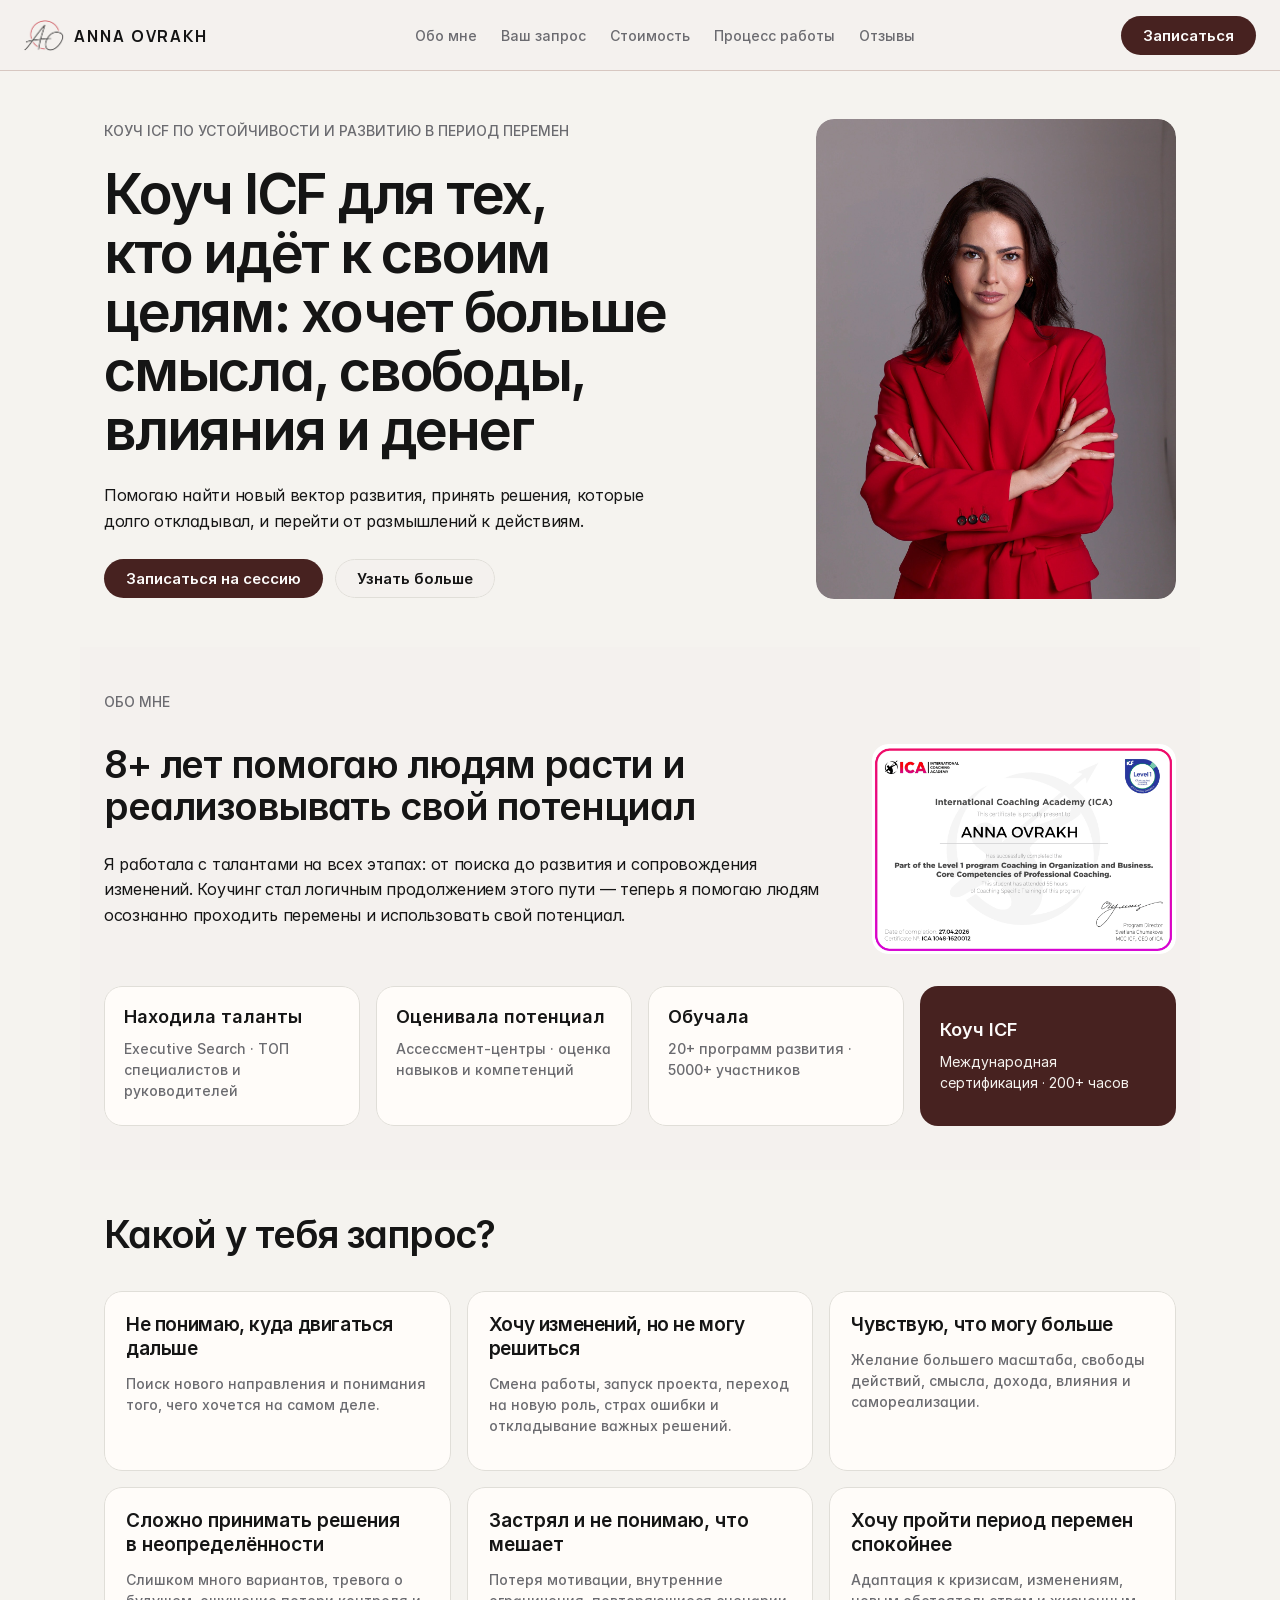
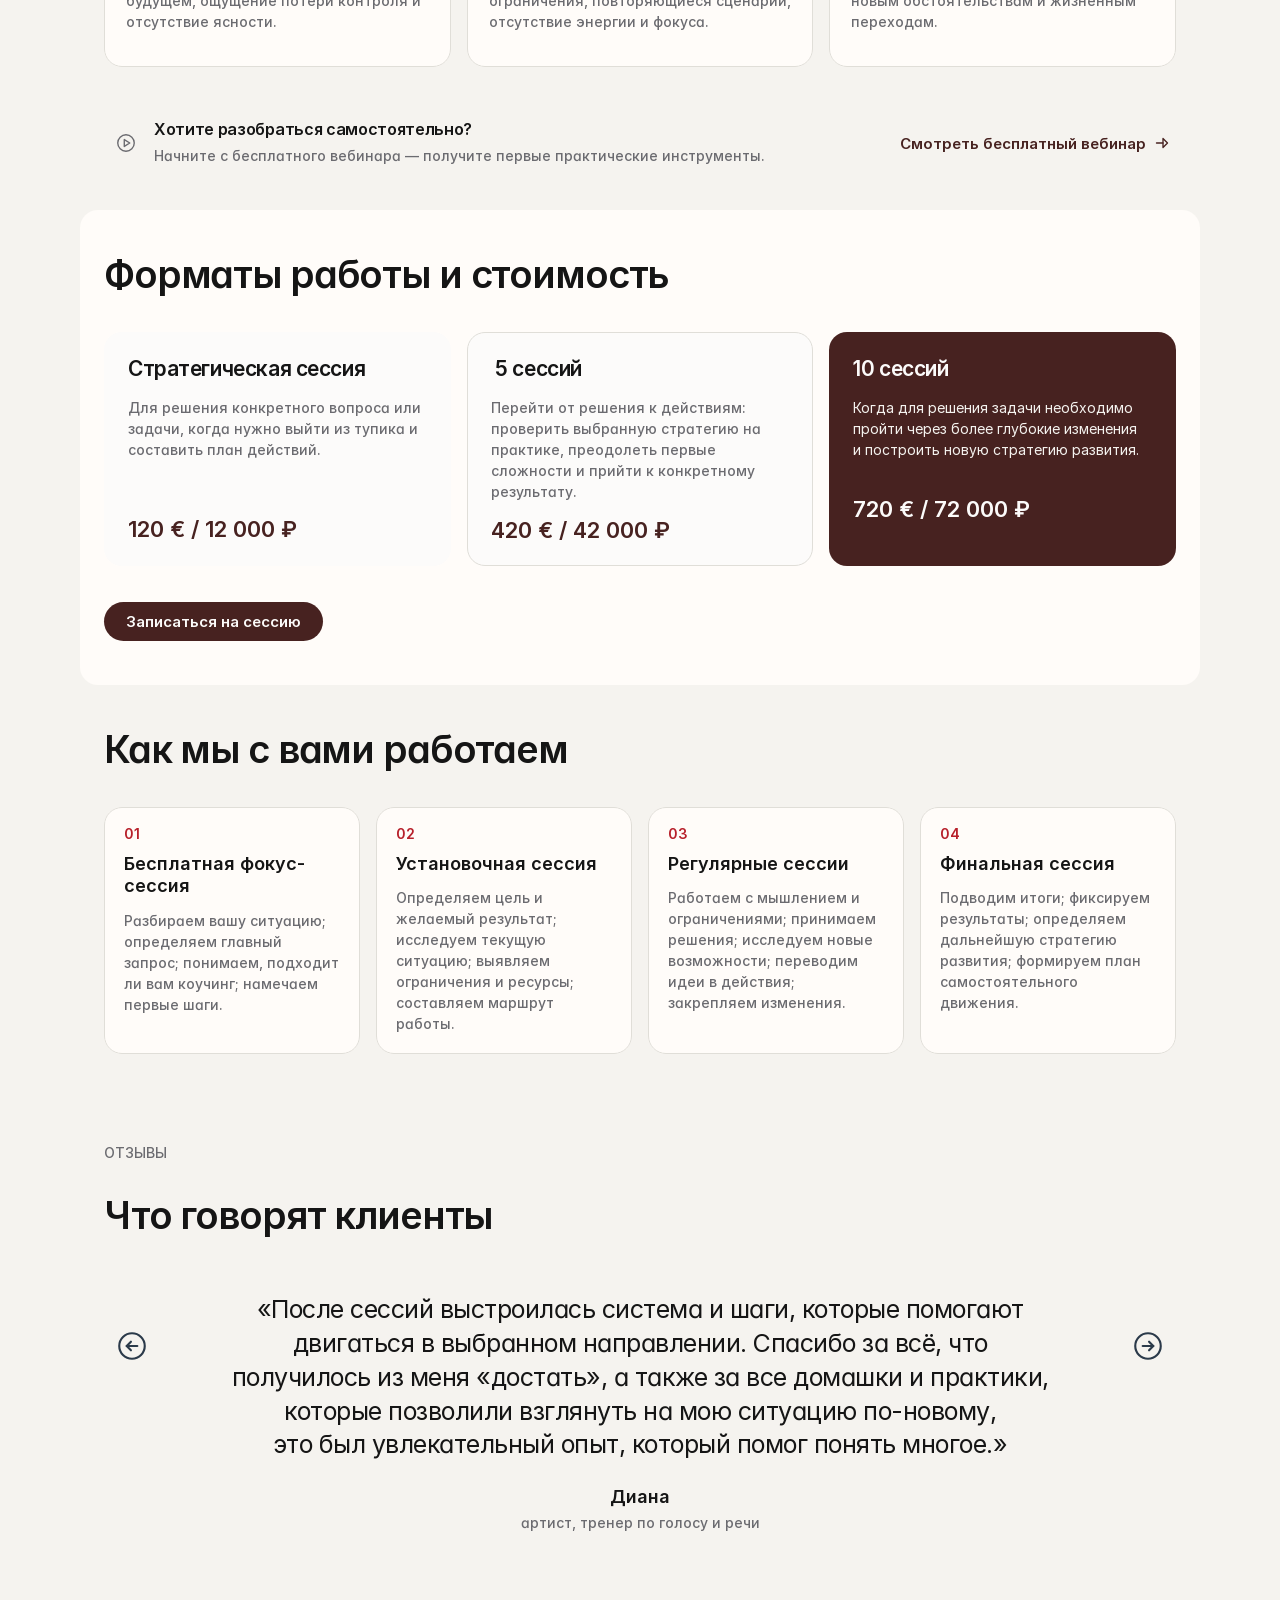
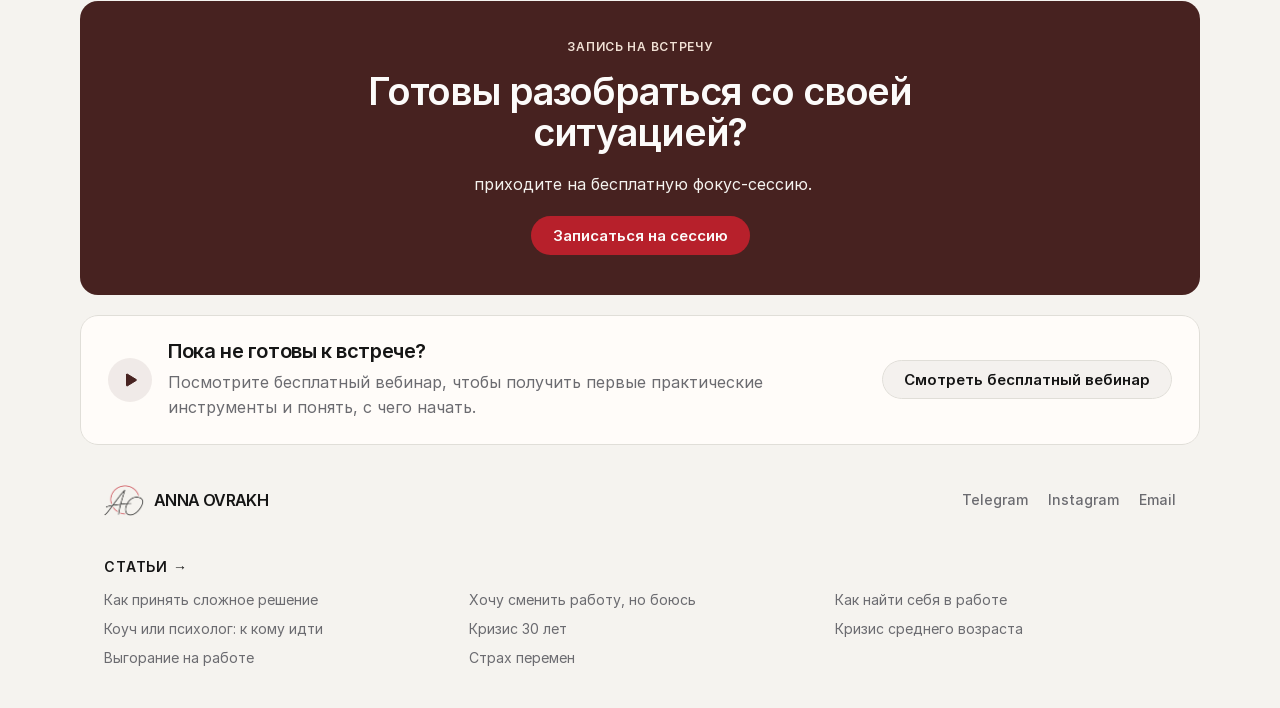
<file: index.html>
<!doctype html>
<!-- Made in Framer · framer.com ✨ -->
<!-- Exported with NocodeXport · nocodexport.com 📦 -->
<!-- Optimized Aug 11, 2026, 5:26 PM UTC -->
<!-- Save money on hosting, use PROMO26 for a discount -->
<!-- Published Aug 11, 2026, 3:05 PM UTC -->
<html lang="ru" dir="ltr">
<head>
	<meta charset="utf-8">
	<meta name="viewport" content="width=device-width">
	<meta name="generator" content="Framer d039229">
	<title>Анна Оврах — коуч для решений и перемен</title>
    <meta name="description" content="Индивидуальный коучинг: найти направление, принять отложенные решения и перейти к действиям. Первая фокус-сессия бесплатно.">
    <meta name="framer-search-index" content="/assets/meta/meta-44e7f434.json">
    <meta name="framer-search-index-fallback" content="/assets/meta/meta-f8fda2d2.json">
    <link rel="icon" href="/favicon.ico" sizes="any">
    <link rel="icon" href="/assets/meta/favicon-512.png" type="image/png" sizes="512x512">
    <link rel="apple-touch-icon" href="/assets/meta/favicon-180.png">
    <!-- Open Graph -->
    <meta property="og:type" content="website">
    <link rel="canonical" href="https://annaovrakh.com/">
    <meta property="og:url" content="https://annaovrakh.com/">
    <meta property="og:site_name" content="Анна Оврах">
    <meta property="og:locale" content="ru_RU">
    <meta property="og:image" content="https://annaovrakh.com/assets/meta/og-image.jpg">
    <meta property="og:image:width" content="1200">
    <meta property="og:image:height" content="630">
    <meta property="og:image:alt" content="Анна Оврах, коуч">
    <meta name="twitter:image" content="https://annaovrakh.com/assets/meta/og-image.jpg">
    <meta property="og:title" content="Анна Оврах — коуч для решений и перемен">
    <meta property="og:description" content="Индивидуальный коучинг: найти направление, принять отложенные решения и перейти к действиям. Первая фокус-сессия бесплатно.">
    <!-- X -->
    <meta name="twitter:card" content="summary_large_image">
    <meta name="twitter:title" content="Анна Оврах — коуч для решений и перемен">
    <meta name="twitter:description" content="Индивидуальный коучинг: найти направление, принять отложенные решения и перейти к действиям. Первая фокус-сессия бесплатно.">
	
	
	
	<!-- Start of headStart -->
    <!-- Google tag (gtag.js) -->
    <script async src="https://www.googletagmanager.com/gtag/js?id=G-3CL2SVG16C"></script>
    <script>
      window.dataLayer = window.dataLayer || [];
      function gtag(){dataLayer.push(arguments);}
      gtag('js', new Date());

      gtag('config', 'G-3CL2SVG16C');
    </script>
    <!-- Conversion events: booking and webinar-bot clicks -->
    <script>
      document.addEventListener('click', function (e) {
        var a = e.target && e.target.closest ? e.target.closest('a[href]') : null;
        if (!a || typeof gtag !== 'function') return;
        var name = null;
        if (a.href.indexOf('calendar.google.com/appointments') > -1) name = 'booking_click';
        else if (a.href.indexOf('t.me/AO_Coach_ICF_bot') > -1) name = 'webinar_bot_click';
        if (!name) return;
        gtag('event', name, {
          link_url: a.href,
          link_text: (a.textContent || '').trim().slice(0, 60),
          page_path: location.pathname,
          transport_type: 'beacon'
        });
      }, true);
    </script>
    <script>
      // Hero "Узнать больше" (#about): scroll to the section without a router round-trip
      document.addEventListener('click', function (e) {
        var a = e.target && e.target.closest ? e.target.closest('a[href="#about"]') : null;
        var el = a && document.getElementById('about');
        if (!el) return;
        e.preventDefault();
        e.stopPropagation();
        el.scrollIntoView({ behavior: 'smooth', block: 'start' });
      }, true);
    </script>
    <script type="application/ld+json">
{
  "@context": "https://schema.org",
  "@graph": [
    {
      "@type": "Person",
      "@id": "https://annaovrakh.com/#person",
      "name": "Анна Оврах",
      "alternateName": "Anna Ovrakh",
      "jobTitle": "Коуч",
      "url": "https://annaovrakh.com/",
      "email": "hello@annaovrakh.com",
      "image": "https://annaovrakh.com/assets/images/image-b00952e3.jpg",
      "knowsAbout": [
        "коучинг",
        "принятие решений",
        "карьерные изменения",
        "устойчивость в период перемен"
      ],
      "alumniOf": {
        "@type": "EducationalOrganization",
        "name": "International Coaching Academy"
      },
      "sameAs": [
        "https://t.me/AnnaOvrakh",
        "https://instagram.com/AnnaOvrakh"
      ]
    },
    {
      "@type": "ProfessionalService",
      "@id": "https://annaovrakh.com/#service",
      "name": "Коучинг Анны Оврах",
      "url": "https://annaovrakh.com/",
      "provider": {
        "@id": "https://annaovrakh.com/#person"
      },
      "serviceType": "Индивидуальный коучинг",
      "areaServed": "Online",
      "availableLanguage": "ru",
      "makesOffer": [
        {
          "@type": "Offer",
          "name": "Стратегическая сессия",
          "price": "120",
          "priceCurrency": "EUR"
        },
        {
          "@type": "Offer",
          "name": "Коучинг: 5 сессий",
          "price": "420",
          "priceCurrency": "EUR"
        },
        {
          "@type": "Offer",
          "name": "Коучинг: 10 сессий",
          "price": "720",
          "priceCurrency": "EUR"
        }
      ]
    },
    {
      "@type": "WebSite",
      "@id": "https://annaovrakh.com/#website",
      "url": "https://annaovrakh.com/",
      "name": "Анна Оврах",
      "inLanguage": "ru"
    }
  ]
}
    </script>
    <!-- Yandex.Metrika counter -->
    <script>
    (function(m,e,t,r,i,k,a){m[i]=m[i]||function(){(m[i].a=m[i].a||[]).push(arguments)};
    m[i].l=1*new Date();
    for (var j = 0; j < document.scripts.length; j++) {if (document.scripts[j].src === r) { return; }}
    k=e.createElement(t),a=e.getElementsByTagName(t)[0],k.async=1,k.src=r,a.parentNode.insertBefore(k,a)})
    (window, document, "script", "https://mc.yandex.ru/metrika/tag.js", "ym");
    ym(113593091, "init", {clickmap:true, trackLinks:true, accurateTrackBounce:true});
    document.addEventListener("click", function (e) {
      var a = e.target && e.target.closest ? e.target.closest("a[href]") : null;
      if (!a) return;
      var goal = null;
      if (a.href.indexOf("calendar.google.com/appointments") > -1) goal = "book_session";
      else if (a.href.indexOf("t.me/AO_Coach_ICF_bot") > -1) goal = "open_bot";
      else if (a.pathname.replace(/\/$/, "") === "/webinar" && location.pathname.replace(/\/$/, "") !== "/webinar") goal = "go_webinar";
      if (goal) ym(113593091, "reachGoal", goal);
    }, true);
    </script>
    <!-- End of headStart -->
	
	<style data-framer-font-css>@font-face { font-family: "Inter"; src: url("/assets/fonts/font-bb40238c.woff2"); font-display: swap; font-style: normal; font-weight: 500; unicode-range: U+0460-052F, U+1C80-1C88, U+20B4, U+2DE0-2DFF, U+A640-A69F, U+FE2E-FE2F }
@font-face { font-family: "Inter"; src: url("/assets/fonts/font-b77601bb.woff2"); font-display: swap; font-style: normal; font-weight: 500; unicode-range: U+0301, U+0400-045F, U+0490-0491, U+04B0-04B1, U+2116 }
@font-face { font-family: "Inter"; src: url("/assets/fonts/font-7a9f05ce.woff2"); font-display: swap; font-style: normal; font-weight: 500; unicode-range: U+1F00-1FFF }
@font-face { font-family: "Inter"; src: url("/assets/fonts/font-e5fdf852.woff2"); font-display: swap; font-style: normal; font-weight: 500; unicode-range: U+0370-03FF }
@font-face { font-family: "Inter"; src: url("/assets/fonts/font-a0fede2c.woff2"); font-display: swap; font-style: normal; font-weight: 500; unicode-range: U+0100-024F, U+0259, U+1E00-1EFF, U+2020, U+20A0-20AB, U+20AD-20CF, U+2113, U+2C60-2C7F, U+A720-A7FF }
@font-face { font-family: "Inter"; src: url("/assets/fonts/font-8a18e34e.woff2"); font-display: swap; font-style: normal; font-weight: 500; unicode-range: U+0000-00FF, U+0131, U+0152-0153, U+02BB-02BC, U+02C6, U+02DA, U+02DC, U+2000-206F, U+2070, U+2074-207E, U+2080-208E, U+20AC, U+2122, U+2191, U+2193, U+2212, U+2215, U+FEFF, U+FFFD }
@font-face { font-family: "Inter"; src: url("/assets/fonts/font-c01559ea.woff2"); font-display: swap; font-style: normal; font-weight: 500; unicode-range: U+0102-0103, U+0110-0111, U+0128-0129, U+0168-0169, U+01A0-01A1, U+01AF-01B0, U+1EA0-1EF9, U+20AB }
@font-face { font-family: "Inter"; src: url("/assets/fonts/font-ba02b29b.woff2"); font-display: swap; font-style: normal; font-weight: 400; unicode-range: U+0460-052F, U+1C80-1C88, U+20B4, U+2DE0-2DFF, U+A640-A69F, U+FE2E-FE2F }
@font-face { font-family: "Inter"; src: url("/assets/fonts/font-d342a035.woff2"); font-display: swap; font-style: normal; font-weight: 400; unicode-range: U+0301, U+0400-045F, U+0490-0491, U+04B0-04B1, U+2116 }
@font-face { font-family: "Inter"; src: url("/assets/fonts/font-29ec2a1b.woff2"); font-display: swap; font-style: normal; font-weight: 400; unicode-range: U+1F00-1FFF }
@font-face { font-family: "Inter"; src: url("/assets/fonts/font-2666a469.woff2"); font-display: swap; font-style: normal; font-weight: 400; unicode-range: U+0370-03FF }
@font-face { font-family: "Inter"; src: url("/assets/fonts/font-ca74d670.woff2"); font-display: swap; font-style: normal; font-weight: 400; unicode-range: U+0100-024F, U+0259, U+1E00-1EFF, U+2020, U+20A0-20AB, U+20AD-20CF, U+2113, U+2C60-2C7F, U+A720-A7FF }
@font-face { font-family: "Inter"; src: url("/assets/fonts/font-5afd6099.woff2"); font-display: swap; font-style: normal; font-weight: 400; unicode-range: U+0000-00FF, U+0131, U+0152-0153, U+02BB-02BC, U+02C6, U+02DA, U+02DC, U+2000-206F, U+2070, U+2074-207E, U+2080-208E, U+20AC, U+2122, U+2191, U+2193, U+2212, U+2215, U+FEFF, U+FFFD }
@font-face { font-family: "Inter"; src: url("/assets/fonts/font-b055aed3.woff2"); font-display: swap; font-style: normal; font-weight: 400; unicode-range: U+0102-0103, U+0110-0111, U+0128-0129, U+0168-0169, U+01A0-01A1, U+01AF-01B0, U+1EA0-1EF9, U+20AB }
@font-face { font-family: "Inter"; src: url("/assets/fonts/font-f291989f.woff2"); font-display: swap; font-style: normal; font-weight: 600; unicode-range: U+0460-052F, U+1C80-1C88, U+20B4, U+2DE0-2DFF, U+A640-A69F, U+FE2E-FE2F }
@font-face { font-family: "Inter"; src: url("/assets/fonts/font-847e9200.woff2"); font-display: swap; font-style: normal; font-weight: 600; unicode-range: U+0301, U+0400-045F, U+0490-0491, U+04B0-04B1, U+2116 }
@font-face { font-family: "Inter"; src: url("/assets/fonts/font-a1e9f8dc.woff2"); font-display: swap; font-style: normal; font-weight: 600; unicode-range: U+1F00-1FFF }
@font-face { font-family: "Inter"; src: url("/assets/fonts/font-a26ba202.woff2"); font-display: swap; font-style: normal; font-weight: 600; unicode-range: U+0370-03FF }
@font-face { font-family: "Inter"; src: url("/assets/fonts/font-e46bce5a.woff2"); font-display: swap; font-style: normal; font-weight: 600; unicode-range: U+0100-024F, U+0259, U+1E00-1EFF, U+2020, U+20A0-20AB, U+20AD-20CF, U+2113, U+2C60-2C7F, U+A720-A7FF }
@font-face { font-family: "Inter"; src: url("/assets/fonts/font-d46eff7a.woff2"); font-display: swap; font-style: normal; font-weight: 600; unicode-range: U+0000-00FF, U+0131, U+0152-0153, U+02BB-02BC, U+02C6, U+02DA, U+02DC, U+2000-206F, U+2070, U+2074-207E, U+2080-208E, U+20AC, U+2122, U+2191, U+2193, U+2212, U+2215, U+FEFF, U+FFFD }
@font-face { font-family: "Inter"; src: url("/assets/fonts/font-7cc62c78.woff2"); font-display: swap; font-style: normal; font-weight: 600; unicode-range: U+0102-0103, U+0110-0111, U+0128-0129, U+0168-0169, U+01A0-01A1, U+01AF-01B0, U+1EA0-1EF9, U+20AB }
@font-face { font-family: "Inter"; src: url("/assets/fonts/font-48d54789.woff2"); font-display: swap; font-style: normal; font-weight: 700; unicode-range: U+0460-052F, U+1C80-1C88, U+20B4, U+2DE0-2DFF, U+A640-A69F, U+FE2E-FE2F }
@font-face { font-family: "Inter"; src: url("/assets/fonts/font-b7bcaf4d.woff2"); font-display: swap; font-style: normal; font-weight: 700; unicode-range: U+0301, U+0400-045F, U+0490-0491, U+04B0-04B1, U+2116 }
@font-face { font-family: "Inter"; src: url("/assets/fonts/font-f5679bd1.woff2"); font-display: swap; font-style: normal; font-weight: 700; unicode-range: U+1F00-1FFF }
@font-face { font-family: "Inter"; src: url("/assets/fonts/font-4c7778ed.woff2"); font-display: swap; font-style: normal; font-weight: 700; unicode-range: U+0370-03FF }
@font-face { font-family: "Inter"; src: url("/assets/fonts/font-388a7c4e.woff2"); font-display: swap; font-style: normal; font-weight: 700; unicode-range: U+0100-024F, U+0259, U+1E00-1EFF, U+2020, U+20A0-20AB, U+20AD-20CF, U+2113, U+2C60-2C7F, U+A720-A7FF }
@font-face { font-family: "Inter"; src: url("/assets/fonts/font-cd48ba5f.woff2"); font-display: swap; font-style: normal; font-weight: 700; unicode-range: U+0000-00FF, U+0131, U+0152-0153, U+02BB-02BC, U+02C6, U+02DA, U+02DC, U+2000-206F, U+2070, U+2074-207E, U+2080-208E, U+20AC, U+2122, U+2191, U+2193, U+2212, U+2215, U+FEFF, U+FFFD }
@font-face { font-family: "Inter"; src: url("/assets/fonts/font-c0215d82.woff2"); font-display: swap; font-style: normal; font-weight: 700; unicode-range: U+0102-0103, U+0110-0111, U+0128-0129, U+0168-0169, U+01A0-01A1, U+01AF-01B0, U+1EA0-1EF9, U+20AB }
@font-face { font-family: "Inter"; src: url("/assets/fonts/font-1f1f2cc1.woff2"); font-display: swap; font-style: italic; font-weight: 700; unicode-range: U+0460-052F, U+1C80-1C88, U+20B4, U+2DE0-2DFF, U+A640-A69F, U+FE2E-FE2F }
@font-face { font-family: "Inter"; src: url("/assets/fonts/font-1f3e1827.woff2"); font-display: swap; font-style: italic; font-weight: 700; unicode-range: U+0301, U+0400-045F, U+0490-0491, U+04B0-04B1, U+2116 }
@font-face { font-family: "Inter"; src: url("/assets/fonts/font-2ca7f647.woff2"); font-display: swap; font-style: italic; font-weight: 700; unicode-range: U+1F00-1FFF }
@font-face { font-family: "Inter"; src: url("/assets/fonts/font-0c089940.woff2"); font-display: swap; font-style: italic; font-weight: 700; unicode-range: U+0370-03FF }
@font-face { font-family: "Inter"; src: url("/assets/fonts/font-dfa7f96c.woff2"); font-display: swap; font-style: italic; font-weight: 700; unicode-range: U+0100-024F, U+0259, U+1E00-1EFF, U+2020, U+20A0-20AB, U+20AD-20CF, U+2113, U+2C60-2C7F, U+A720-A7FF }
@font-face { font-family: "Inter"; src: url("/assets/fonts/font-b59b5fa8.woff2"); font-display: swap; font-style: italic; font-weight: 700; unicode-range: U+0000-00FF, U+0131, U+0152-0153, U+02BB-02BC, U+02C6, U+02DA, U+02DC, U+2000-206F, U+2070, U+2074-207E, U+2080-208E, U+20AC, U+2122, U+2191, U+2193, U+2212, U+2215, U+FEFF, U+FFFD }
@font-face { font-family: "Inter"; src: url("/assets/fonts/font-e340c6ac.woff2"); font-display: swap; font-style: italic; font-weight: 700; unicode-range: U+0102-0103, U+0110-0111, U+0128-0129, U+0168-0169, U+01A0-01A1, U+01AF-01B0, U+1EA0-1EF9, U+20AB }
@font-face { font-family: "Inter"; src: url("/assets/fonts/font-3d473eff.woff2"); font-display: swap; font-style: italic; font-weight: 400; unicode-range: U+0460-052F, U+1C80-1C88, U+20B4, U+2DE0-2DFF, U+A640-A69F, U+FE2E-FE2F }
@font-face { font-family: "Inter"; src: url("/assets/fonts/font-79cc6914.woff2"); font-display: swap; font-style: italic; font-weight: 400; unicode-range: U+0301, U+0400-045F, U+0490-0491, U+04B0-04B1, U+2116 }
@font-face { font-family: "Inter"; src: url("/assets/fonts/font-39874444.woff2"); font-display: swap; font-style: italic; font-weight: 400; unicode-range: U+1F00-1FFF }
@font-face { font-family: "Inter"; src: url("/assets/fonts/font-b8b4c65d.woff2"); font-display: swap; font-style: italic; font-weight: 400; unicode-range: U+0370-03FF }
@font-face { font-family: "Inter"; src: url("/assets/fonts/font-0cdb6a6e.woff2"); font-display: swap; font-style: italic; font-weight: 400; unicode-range: U+0100-024F, U+0259, U+1E00-1EFF, U+2020, U+20A0-20AB, U+20AD-20CF, U+2113, U+2C60-2C7F, U+A720-A7FF }
@font-face { font-family: "Inter"; src: url("/assets/fonts/font-1ef5587c.woff2"); font-display: swap; font-style: italic; font-weight: 400; unicode-range: U+0000-00FF, U+0131, U+0152-0153, U+02BB-02BC, U+02C6, U+02DA, U+02DC, U+2000-206F, U+2070, U+2074-207E, U+2080-208E, U+20AC, U+2122, U+2191, U+2193, U+2212, U+2215, U+FEFF, U+FFFD }
@font-face { font-family: "Inter"; src: url("/assets/fonts/font-d84988c3.woff2"); font-display: swap; font-style: italic; font-weight: 400; unicode-range: U+0102-0103, U+0110-0111, U+0128-0129, U+0168-0169, U+01A0-01A1, U+01AF-01B0, U+1EA0-1EF9, U+20AB }
@font-face { font-family: "Inter"; src: url("/assets/fonts/font-dc06a5fe.woff2"); font-display: swap; font-style: italic; font-weight: 500; unicode-range: U+0460-052F, U+1C80-1C88, U+20B4, U+2DE0-2DFF, U+A640-A69F, U+FE2E-FE2F }
@font-face { font-family: "Inter"; src: url("/assets/fonts/font-38a9fe62.woff2"); font-display: swap; font-style: italic; font-weight: 500; unicode-range: U+0301, U+0400-045F, U+0490-0491, U+04B0-04B1, U+2116 }
@font-face { font-family: "Inter"; src: url("/assets/fonts/font-145a55aa.woff2"); font-display: swap; font-style: italic; font-weight: 500; unicode-range: U+1F00-1FFF }
@font-face { font-family: "Inter"; src: url("/assets/fonts/font-5969d20a.woff2"); font-display: swap; font-style: italic; font-weight: 500; unicode-range: U+0370-03FF }
@font-face { font-family: "Inter"; src: url("/assets/fonts/font-c469395d.woff2"); font-display: swap; font-style: italic; font-weight: 500; unicode-range: U+0100-024F, U+0259, U+1E00-1EFF, U+2020, U+20A0-20AB, U+20AD-20CF, U+2113, U+2C60-2C7F, U+A720-A7FF }
@font-face { font-family: "Inter"; src: url("/assets/fonts/font-8a3da150.woff2"); font-display: swap; font-style: italic; font-weight: 500; unicode-range: U+0000-00FF, U+0131, U+0152-0153, U+02BB-02BC, U+02C6, U+02DA, U+02DC, U+2000-206F, U+2070, U+2074-207E, U+2080-208E, U+20AC, U+2122, U+2191, U+2193, U+2212, U+2215, U+FEFF, U+FFFD }
@font-face { font-family: "Inter"; src: url("/assets/fonts/font-0777e60f.woff2"); font-display: swap; font-style: italic; font-weight: 500; unicode-range: U+0102-0103, U+0110-0111, U+0128-0129, U+0168-0169, U+01A0-01A1, U+01AF-01B0, U+1EA0-1EF9, U+20AB }
@font-face { font-family: "Inter"; src: url("/assets/fonts/font-501c1ca7.woff2"); font-display: swap; font-style: italic; font-weight: 600; unicode-range: U+0460-052F, U+1C80-1C88, U+20B4, U+2DE0-2DFF, U+A640-A69F, U+FE2E-FE2F }
@font-face { font-family: "Inter"; src: url("/assets/fonts/font-0905216c.woff2"); font-display: swap; font-style: italic; font-weight: 600; unicode-range: U+0301, U+0400-045F, U+0490-0491, U+04B0-04B1, U+2116 }
@font-face { font-family: "Inter"; src: url("/assets/fonts/font-b05cf4e1.woff2"); font-display: swap; font-style: italic; font-weight: 600; unicode-range: U+1F00-1FFF }
@font-face { font-family: "Inter"; src: url("/assets/fonts/font-c63e5ea8.woff2"); font-display: swap; font-style: italic; font-weight: 600; unicode-range: U+0370-03FF }
@font-face { font-family: "Inter"; src: url("/assets/fonts/font-10ef0fa0.woff2"); font-display: swap; font-style: italic; font-weight: 600; unicode-range: U+0100-024F, U+0259, U+1E00-1EFF, U+2020, U+20A0-20AB, U+20AD-20CF, U+2113, U+2C60-2C7F, U+A720-A7FF }
@font-face { font-family: "Inter"; src: url("/assets/fonts/font-d6085f2e.woff2"); font-display: swap; font-style: italic; font-weight: 600; unicode-range: U+0000-00FF, U+0131, U+0152-0153, U+02BB-02BC, U+02C6, U+02DA, U+02DC, U+2000-206F, U+2070, U+2074-207E, U+2080-208E, U+20AC, U+2122, U+2191, U+2193, U+2212, U+2215, U+FEFF, U+FFFD }
@font-face { font-family: "Inter"; src: url("/assets/fonts/font-20e1fe9e.woff2"); font-display: swap; font-style: italic; font-weight: 600; unicode-range: U+0102-0103, U+0110-0111, U+0128-0129, U+0168-0169, U+01A0-01A1, U+01AF-01B0, U+1EA0-1EF9, U+20AB }
@font-face { font-family: "Manrope"; src: url("/assets/fonts/font-b00e3a79.woff2"); font-style: normal; font-weight: 700 }
@font-face { font-family: "Inter Placeholder"; src: local("Arial"); ascent-override: 89.79%; descent-override: 22.36%; line-gap-override: 0.00%; size-adjust: 107.89% }</style>
	
	
	<meta name="robots" content="max-image-preview:large"><style data-framer-breakpoint-css>@media(min-width: 1200px){.hidden-4xdgos{display:none!important}}@media(min-width: 810px) and (max-width: 1199.98px){.hidden-olywh3{display:none!important}}@media(max-width: 809.98px){.hidden-1pe7twy{display:none!important}}</style><style data-framer-css-ssr-minified data-framer-components="framer-lib-cursors-host framer-7DU8g framer-lib-combinedCSSRules PropertyOverrides framer-LWtDu framer-rrm4d framer-W8xyn framer-XkIxc framer-Spa4C framer-2VBr1 framer-4n4AS framer-L2dU7 framer-Lyd6D">html,body,#main{box-sizing:border-box;margin:0;padding:0}:root{-webkit-font-smoothing:antialiased;-moz-osx-font-smoothing:grayscale}*{box-sizing:border-box;-webkit-font-smoothing:inherit}h1,h2,h3,h4,h5,h6,p,figure{margin:0}body,input,textarea,select,button{font-family:sans-serif;font-size:12px}body{--token-5088c7f2-ac6f-4ed8-bb01-c31c47764de9:#f5f3ef;--token-04ba02c4-dacd-43e6-9b75-349dc40f1358:#fff;--token-4cb061f7-3c02-463d-9ea2-9e6caa1af301:#1f5c56;--token-7db2b75e-bb3c-4373-b500-c117b2620a25:#151515;--token-e6a70f78-15c9-4357-91a4-eed70c792d04:#6b6b70;--token-9ca621a2-0415-4a1c-8d22-6bbfdb8e3d4c:#e0ded8}@supports (z-index:calc(infinity)){#__framer-badge-container{--infinity:infinity}}#__framer-badge-container{pointer-events:none;width:100%;z-index:calc(var(--infinity,2147480000));justify-content:flex-end;padding:20px;display:flex;position:fixed;bottom:0}@supports (background:-webkit-named-image(i)) and (not (grid-template-rows:subgrid)){body{--framer-will-change-override:transform}}@supports (background:-webkit-named-image(i)) and (not (position-area:top right)){body{--framer-will-change-filter-override:filter}}[data-framer-component-type=Text] div div span,[data-framer-component-type=Text] a div span,[data-framer-component-type=Text] span span span,[data-framer-component-type=Text] p span span,[data-framer-component-type=Text] h1 span span,[data-framer-component-type=Text] h2 span span,[data-framer-component-type=Text] h3 span span,[data-framer-component-type=Text] h4 span span,[data-framer-component-type=Text] h5 span span,[data-framer-component-type=Text] h6 span span,[data-framer-component-type=Text] a{font-family:var(--font-family);font-style:var(--font-style);font-weight:min(calc(var(--framer-font-weight-increase,0) + var(--font-weight,400)),900);color:var(--text-color);letter-spacing:var(--letter-spacing);font-size:var(--font-size);text-transform:var(--text-transform);--text-decoration:var(--framer-text-decoration-style,solid)var(--framer-text-decoration,none)var(--framer-text-decoration-color,currentcolor)var(--framer-text-decoration-thickness,auto);--text-decoration-skip-ink:var(--framer-text-decoration-skip-ink);--text-underline-offset:var(--framer-text-decoration-offset);line-height:var(--line-height);--font-family:var(--framer-font-family);--font-style:var(--framer-font-style);--font-weight:var(--framer-font-weight);--text-color:var(--framer-text-color);--letter-spacing:var(--framer-letter-spacing);--font-size:var(--framer-font-size);--text-transform:var(--framer-text-transform);--line-height:var(--framer-line-height)}@supports not (color:color(display-p3 1 1 1)){p.framer-text,div.framer-text,h1.framer-text,h2.framer-text,h3.framer-text,h4.framer-text,h5.framer-text,h6.framer-text,li.framer-text,ol.framer-text,ul.framer-text,span.framer-text:not([data-text-fill]){color:var(--framer-blockquote-text-color-rgb,var(--framer-blockquote-text-color,var(--framer-text-color-rgb,var(--framer-text-color,#000))));-webkit-text-stroke-color:var(--framer-text-stroke-color-rgb,var(--framer-text-stroke-color,initial))}mark.framer-text{background-color:var(--framer-blockquote-text-background-color-rgb,var(--framer-blockquote-text-background-color,var(--framer-text-background-color-rgb,var(--framer-text-background-color,initial))))}}@supports not (color:color(display-p3 1 1 1)){code.framer-text,code.framer-text span.framer-text:not([data-text-fill]){color:var(--framer-blockquote-text-color-rgb,var(--framer-blockquote-text-color,var(--framer-code-text-color-rgb,var(--framer-code-text-color,var(--framer-text-color-rgb,var(--framer-text-color,#000))))))}}@supports not (color:color(display-p3 1 1 1)){a.framer-text,span.framer-text[data-nested-link]{color:var(--framer-link-text-color-rgb,var(--framer-link-text-color,var(--framer-blockquote-text-color-rgb,var(--framer-blockquote-text-color,var(--framer-text-color-rgb,var(--framer-text-color,#000))))));background-color:var(--framer-link-text-background-color-rgb,var(--framer-link-text-background-color,initial));-webkit-text-decoration-color:var(--framer-link-text-decoration-color-rgb,var(--framer-link-text-decoration-color,var(--framer-text-decoration-color-rgb,var(--framer-text-decoration-color,currentcolor))));text-decoration-color:var(--framer-link-text-decoration-color-rgb,var(--framer-link-text-decoration-color,var(--framer-text-decoration-color-rgb,var(--framer-text-decoration-color,currentcolor))))}}@supports not (color:color(display-p3 1 1 1)){code.framer-text a.framer-text,code.framer-text a.framer-text span.framer-text:not([data-text-fill]),code.framer-text span.framer-text[data-nested-link],code.framer-text span.framer-text[data-nested-link] span.framer-text:not([data-text-fill]){color:var(--framer-link-text-color-rgb,var(--framer-link-text-color,var(--framer-blockquote-text-color-rgb,var(--framer-blockquote-text-color,var(--framer-code-text-color-rgb,var(--framer-code-text-color,var(--framer-text-color-rgb,var(--framer-text-color,#000))))))))}}@supports not (color:color(display-p3 1 1 1)){a.framer-text:hover,span.framer-text[data-nested-link]:hover{color:var(--framer-link-hover-text-color-rgb,var(--framer-link-hover-text-color,var(--framer-link-text-color-rgb,var(--framer-link-text-color,var(--framer-blockquote-text-color-rgb,var(--framer-blockquote-text-color,var(--framer-text-color-rgb,var(--framer-text-color,#000))))))));background-color:var(--framer-link-hover-text-background-color-rgb,var(--framer-link-hover-text-background-color,var(--framer-link-text-background-color-rgb,var(--framer-link-text-background-color,var(--framer-text-background-color-rgb,var(--framer-text-background-color,initial))))));-webkit-text-decoration-color:var(--framer-link-hover-text-decoration-color-rgb,var(--framer-link-hover-text-decoration-color,var(--framer-link-text-decoration-color-rgb,var(--framer-link-text-decoration-color,var(--framer-text-decoration-color-rgb,var(--framer-text-decoration-color,currentcolor))))));text-decoration-color:var(--framer-link-hover-text-decoration-color-rgb,var(--framer-link-hover-text-decoration-color,var(--framer-link-text-decoration-color-rgb,var(--framer-link-text-decoration-color,var(--framer-text-decoration-color-rgb,var(--framer-text-decoration-color,currentcolor))))))}}@supports not (color:color(display-p3 1 1 1)){code.framer-text a.framer-text:hover,code.framer-text span.framer-text[data-nested-link]:hover{color:var(--framer-link-hover-text-color-rgb,var(--framer-link-hover-text-color,var(--framer-link-text-color-rgb,var(--framer-link-text-color,var(--framer-blockquote-text-color-rgb,var(--framer-blockquote-text-color,var(--framer-code-text-color-rgb,var(--framer-code-text-color,var(--framer-text-color-rgb,var(--framer-text-color,#000))))))))))}}@supports not (color:color(display-p3 1 1 1)){a.framer-text[data-framer-page-link-current],span.framer-text[data-framer-page-link-current]{color:var(--framer-link-current-text-color-rgb,var(--framer-link-current-text-color,var(--framer-link-text-color-rgb,var(--framer-link-text-color,var(--framer-text-color-rgb,var(--framer-text-color,#000))))));background-color:var(--framer-link-current-text-background-color-rgb,var(--framer-link-current-text-background-color,var(--framer-link-text-background-color-rgb,var(--framer-link-text-background-color,var(--framer-text-background-color-rgb,var(--framer-text-background-color,initial))))));-webkit-text-decoration-color:var(--framer-link-current-text-decoration-color-rgb,var(--framer-link-current-text-decoration-color,var(--framer-link-text-decoration-color-rgb,var(--framer-link-text-decoration-color,var(--framer-text-decoration-color-rgb,var(--framer-text-decoration-color,currentcolor))))));text-decoration-color:var(--framer-link-current-text-decoration-color-rgb,var(--framer-link-current-text-decoration-color,var(--framer-link-text-decoration-color-rgb,var(--framer-link-text-decoration-color,var(--framer-text-decoration-color-rgb,var(--framer-text-decoration-color,currentcolor))))))}}@supports not (color:color(display-p3 1 1 1)){code.framer-text a.framer-text[data-framer-page-link-current],code.framer-text a.framer-text[data-framer-page-link-current] span.framer-text:not([data-text-fill]),code.framer-text span.framer-text[data-framer-page-link-current],code.framer-text span.framer-text[data-framer-page-link-current] span.framer-text:not([data-text-fill]){color:var(--framer-link-current-text-color-rgb,var(--framer-link-current-text-color,var(--framer-link-text-color-rgb,var(--framer-link-text-color,var(--framer-code-text-color-rgb,var(--framer-code-text-color,var(--framer-text-color-rgb,var(--framer-text-color,#000))))))));background-color:var(--framer-link-current-text-background-color-rgb,var(--framer-link-current-text-background-color,var(--framer-link-text-background-color-rgb,var(--framer-link-text-background-color,var(--framer-text-background-color-rgb,var(--framer-text-background-color,initial))))))}}@supports not (color:color(display-p3 1 1 1)){a.framer-text[data-framer-page-link-current]:hover,span.framer-text[data-framer-page-link-current]:hover{color:var(--framer-link-hover-text-color-rgb,var(--framer-link-hover-text-color,var(--framer-link-current-text-color-rgb,var(--framer-link-current-text-color,var(--framer-link-text-color-rgb,var(--framer-link-text-color,var(--framer-code-text-color-rgb,var(--framer-code-text-color,var(--framer-text-color-rgb,var(--framer-text-color,#000))))))))));background-color:var(--framer-link-hover-text-background-color-rgb,var(--framer-link-hover-text-background-color,var(--framer-link-current-text-background-color-rgb,var(--framer-link-current-text-background-color,var(--framer-link-text-background-color-rgb,var(--framer-link-text-background-color,initial))))));-webkit-text-decoration-color:var(--framer-link-hover-text-decoration-color-rgb,var(--framer-link-hover-text-decoration-color,var(--framer-link-current-text-decoration-color-rgb,var(--framer-link-current-text-decoration-color,var(--framer-link-text-decoration-color-rgb,var(--framer-link-text-decoration-color,var(--framer-text-decoration-color-rgb,var(--framer-text-decoration-color,currentcolor))))))));text-decoration-color:var(--framer-link-hover-text-decoration-color-rgb,var(--framer-link-hover-text-decoration-color,var(--framer-link-current-text-decoration-color-rgb,var(--framer-link-current-text-decoration-color,var(--framer-link-text-decoration-color-rgb,var(--framer-link-text-decoration-color,var(--framer-text-decoration-color-rgb,var(--framer-text-decoration-color,currentcolor))))))))}}@supports not (color:color(display-p3 1 1 1)){code.framer-text a.framer-text[data-framer-page-link-current]:hover,code.framer-text a.framer-text[data-framer-page-link-current]:hover span.framer-text:not([data-text-fill]),code.framer-text span.framer-text[data-framer-page-link-current]:hover,code.framer-text span.framer-text[data-framer-page-link-current]:hover span.framer-text:not([data-text-fill]){color:var(--framer-link-hover-text-color-rgb,var(--framer-link-hover-text-color,var(--framer-link-current-text-color-rgb,var(--framer-link-current-text-color,var(--framer-link-text-color-rgb,var(--framer-link-text-color,var(--framer-code-text-color-rgb,var(--framer-code-text-color,var(--framer-text-color-rgb,var(--framer-text-color,#000))))))))));background-color:var(--framer-link-hover-text-background-color-rgb,var(--framer-link-hover-text-background-color,var(--framer-link-current-text-background-color-rgb,var(--framer-link-current-text-background-color,var(--framer-link-text-background-color-rgb,var(--framer-link-text-background-color,initial))))))}}[data-framer-component-type=Stack]:not([data-framer-generated])>*,[data-framer-component-type=Stack]:not([data-framer-generated])>[data-framer-component-type],NavigationContainer [data-framer-component-type=NavigationContainer]>*,[data-framer-component-type=NavigationContainer]>[data-framer-component-type]{position:relative}@supports not (overflow:clip){:root{--overflow-clip-fallback:hidden}}@supports (background:-webkit-named-image(i)) and (not (contain-intrinsic-size:inherit)){div.framer-text,p.framer-text,h1.framer-text,h2.framer-text,h3.framer-text,h4.framer-text,h5.framer-text,h6.framer-text,ol.framer-text,ul.framer-text,li.framer-text,blockquote.framer-text,.framer-text.framer-image{display:var(--text-truncation-display-inline-for-safari-16,revert)}div.framer-text:after,p.framer-text:after,h1.framer-text:after,h2.framer-text:after,h3.framer-text:after,h4.framer-text:after,h5.framer-text:after,h6.framer-text:after,ol.framer-text:after,ul.framer-text:after,li.framer-text:after,blockquote.framer-text:after,.framer-text.framer-image:after{content:var(--text-truncation-line-break-for-safari-16);white-space:pre}.framer-text.framer-text-module,.framer-text.framer-table-wrapper{display:var(--text-truncation-display-none-for-safari-16,revert)}p.framer-text[data-text-fill]{display:var(--text-truncation-display-inline-for-safari-16,inline-block)}}@supports (corner-shape:superellipse(2)){:root{--one-if-corner-shape-supported:1}}.framer-cursor-none,.framer-cursor-none *{cursor:none!important}.framer-pointer-events-none,.framer-pointer-events-none *{pointer-events:none!important}.framer-7DU8g.framer-120zxzz,.framer-7DU8g .framer-120zxzz{display:block}.framer-7DU8g.framer-4xdgos{background-color:var(--token-5088c7f2-ac6f-4ed8-bb01-c31c47764de9);height:min-content;overflow:var(--overflow-clip-fallback,clip);flex-flow:column;place-content:center flex-start;align-items:center;gap:0;width:1200px;padding:0;display:flex;position:relative}.framer-7DU8g .framer-1eloz8y{--border-bottom-width:1px;--border-color:#d7c7c1;--border-left-width:0px;--border-right-width:0px;--border-style:solid;--border-top-width:0px;background-color:#f4f1ee;flex-flow:wrap;flex:none;place-content:center space-between;align-items:center;width:100%;height:min-content;padding:16px 24px;display:flex;position:relative}.framer-7DU8g .framer-if7boz,.framer-7DU8g .framer-t9eme8{height:min-content;overflow:var(--overflow-clip-fallback,clip);flex-flow:row;flex:none;place-content:center flex-start;align-items:center;gap:10px;width:min-content;padding:0;display:flex;position:relative}.framer-7DU8g .framer-1gtw9pk,.framer-7DU8g .framer-1qmvvjy{height:31px;overflow:var(--overflow-clip-fallback,clip);will-change:var(--framer-will-change-filter-override,filter);flex:none;width:40px;position:relative}.framer-7DU8g .framer-sjv1ut,.framer-7DU8g .framer-zadi6i,.framer-7DU8g .framer-bvsoge,.framer-7DU8g .framer-1kmdyqj,.framer-7DU8g .framer-1ln94g8,.framer-7DU8g .framer-jo7qi4,.framer-7DU8g .framer-fiw96x,.framer-7DU8g .framer-1ekjvrx,.framer-7DU8g .framer-1lm807n,.framer-7DU8g .framer-1g02d57,.framer-7DU8g .framer-1rv4e2,.framer-7DU8g .framer-avgws5{white-space:pre;flex:none;width:auto;height:auto;position:relative}.framer-7DU8g .framer-vc0ac{flex-flow:row;flex:none;place-content:center;align-items:center;gap:24px;width:min-content;height:min-content;padding:0;display:flex;position:relative}.framer-7DU8g .framer-c5htgx-container,.framer-7DU8g .framer-v0nv55-container,.framer-7DU8g .framer-1wqql3p-container,.framer-7DU8g .framer-6rxib8-container,.framer-7DU8g .framer-uy35f1-container,.framer-7DU8g .framer-102s9c1-container{flex:none;width:auto;height:auto;position:relative}.framer-7DU8g .framer-c021x8{max-width:1120px;height:min-content;overflow:var(--overflow-clip-fallback,clip);flex-flow:wrap;flex:none;place-content:center flex-start;align-items:center;gap:64px;width:100%;padding:48px 24px;display:flex;position:relative}.framer-7DU8g .framer-mbeuj4{flex-flow:column;flex:1 0 0;place-content:flex-start;align-items:flex-start;gap:24px;width:1px;min-width:320px;height:min-content;padding:0;display:flex;position:relative}.framer-7DU8g .framer-1pfw2ss,.framer-7DU8g .framer-1a5dmkt,.framer-7DU8g .framer-g4k38p,.framer-7DU8g .framer-1od1qa8,.framer-7DU8g .framer-l7sgxx,.framer-7DU8g .framer-1v3lrai,.framer-7DU8g .framer-12o37hi,.framer-7DU8g .framer-yhf2ya,.framer-7DU8g .framer-bkmjo0,.framer-7DU8g .framer-epsfnk,.framer-7DU8g .framer-5kz9ft,.framer-7DU8g .framer-d16n4c,.framer-7DU8g .framer-1yr9sy8,.framer-7DU8g .framer-v8ui9r,.framer-7DU8g .framer-83o9j0,.framer-7DU8g .framer-remk57,.framer-7DU8g .framer-1ba0m29,.framer-7DU8g .framer-n0aw5n,.framer-7DU8g .framer-1ds3d4c,.framer-7DU8g .framer-45de74,.framer-7DU8g .framer-11ua5tx,.framer-7DU8g .framer-66xy6k,.framer-7DU8g .framer-3mcwd8,.framer-7DU8g .framer-1i3t4ul,.framer-7DU8g .framer-1uqrndm,.framer-7DU8g .framer-69s7dr,.framer-7DU8g .framer-1054d5v,.framer-7DU8g .framer-1au39he,.framer-7DU8g .framer-th4cci,.framer-7DU8g .framer-14v884t,.framer-7DU8g .framer-1o74wue,.framer-7DU8g .framer-1xzza6l,.framer-7DU8g .framer-41gvzy,.framer-7DU8g .framer-dwdqtx,.framer-7DU8g .framer-18joan3,.framer-7DU8g .framer-1otr8d7,.framer-7DU8g .framer-7r63sa,.framer-7DU8g .framer-9ylc6u,.framer-7DU8g .framer-1t42ax6,.framer-7DU8g .framer-1ujy1rx,.framer-7DU8g .framer-11xsyh3,.framer-7DU8g .framer-1159jzr,.framer-7DU8g .framer-1wxgau0,.framer-7DU8g .framer-1nqmva1,.framer-7DU8g .framer-1e7iguf,.framer-7DU8g .framer-1qa079d,.framer-7DU8g .framer-1n2suq2,.framer-7DU8g .framer-ls2bw2,.framer-7DU8g .framer-w3hpk,.framer-7DU8g .framer-14rvi6d{white-space:pre-wrap;word-break:break-word;word-wrap:break-word;flex:none;width:100%;height:auto;position:relative}.framer-7DU8g .framer-q25r00,.framer-7DU8g .framer-tifap6{--framer-text-wrap-override:balance;flex:none;width:100%;height:auto;position:relative}.framer-7DU8g .framer-jzkxhu{flex-flow:wrap;flex:none;place-content:center flex-start;align-items:center;gap:12px;width:100%;height:min-content;padding:0;display:flex;position:relative}.framer-7DU8g .framer-1hg5rim{min-width:280px;max-width:360px;height:480px;overflow:var(--overflow-clip-fallback,clip);will-change:var(--framer-will-change-override,transform);border-radius:18px;flex:1 0 0;width:1px;position:relative}.framer-7DU8g .framer-bhwii8{max-width:1120px;height:min-content;overflow:var(--overflow-clip-fallback,clip);background-color:#f4f1ee;flex-flow:column;flex:none;place-content:flex-start;align-items:flex-start;gap:32px;width:100%;padding:44px 24px;display:flex;position:relative}.framer-7DU8g .framer-ezdxml{flex-flow:wrap;flex:none;place-content:flex-start;align-items:flex-start;gap:48px;width:100%;height:min-content;padding:0;display:flex;position:relative}.framer-7DU8g .framer-ijcyf2{flex-flow:column;flex:1 0 0;place-content:flex-start;align-items:flex-start;gap:24px;width:1px;height:min-content;padding:0;display:flex;position:relative}.framer-7DU8g .framer-ul5edy,.framer-7DU8g .framer-4n198y{white-space:pre-wrap;word-break:break-word;word-wrap:break-word;flex:none;width:100%;max-width:100%;height:auto;position:relative}.framer-7DU8g .framer-1enksnd{cursor:zoom-in;height:210px;overflow:var(--overflow-clip-fallback,clip);will-change:var(--framer-will-change-override,transform);border-radius:16px;flex:none;width:304px;position:relative}.framer-7DU8g.framer-1kxiz6h{-webkit-user-select:none;user-select:none;background-color:#141c24b8;position:fixed;inset:0}.framer-7DU8g.framer-7ib2la{pointer-events:none;flex-flow:column;flex:none;place-content:center;align-items:center;gap:0;padding:0;display:flex;position:fixed;inset:50px;overflow:visible}.framer-7DU8g .framer-105wfag{aspect-ratio:1.4286;height:auto;overflow:var(--overflow-clip-fallback,clip);pointer-events:auto;will-change:var(--framer-will-change-override,transform);border-radius:18px;flex:none;width:1000px;position:relative}.framer-7DU8g .framer-if1fbn,.framer-7DU8g .framer-1bejn5q{height:min-content;overflow:var(--overflow-clip-fallback,clip);flex:none;grid-template-columns:repeat(auto-fill,minmax(210px,1fr));grid-auto-rows:minmax(0,1fr);justify-content:start;gap:16px;width:100%;padding:0;display:grid;position:relative}.framer-7DU8g .framer-11x0fth,.framer-7DU8g .framer-exjfqa,.framer-7DU8g .framer-ul1b3h{--border-bottom-width:1px;--border-color:var(--token-9ca621a2-0415-4a1c-8d22-6bbfdb8e3d4c);--border-left-width:1px;--border-right-width:1px;--border-style:solid;--border-top-width:1px;background-color:#fffcf9;border-radius:18px;flex-flow:column;flex:none;place-content:flex-start;place-self:start;align-items:flex-start;gap:10px;width:100%;height:100%;padding:20px;display:flex;position:relative}.framer-7DU8g .framer-1kvrf8k{background-color:#472220;border-radius:18px;flex-flow:column;flex:none;place-content:flex-start;place-self:start;align-items:flex-start;gap:10px;width:100%;height:min-content;padding:33px 20px;display:flex;position:relative}.framer-7DU8g .framer-qrpmfi,.framer-7DU8g .framer-oqdo9f{max-width:1120px;height:min-content;overflow:var(--overflow-clip-fallback,clip);flex-flow:column;flex:none;place-content:flex-start;align-items:flex-start;gap:36px;width:100%;padding:44px 24px;display:flex;position:relative}.framer-7DU8g .framer-cnjyjo{height:min-content;overflow:var(--overflow-clip-fallback,clip);flex-flow:wrap;flex:none;place-content:flex-start;align-items:flex-start;gap:16px;width:100%;padding:0;display:flex;position:relative}.framer-7DU8g .framer-1mrf35v,.framer-7DU8g .framer-ersq3j,.framer-7DU8g .framer-dan5tp,.framer-7DU8g .framer-17obazq,.framer-7DU8g .framer-12nuff8,.framer-7DU8g .framer-1ufloy2{--border-bottom-width:1px;--border-color:var(--token-9ca621a2-0415-4a1c-8d22-6bbfdb8e3d4c);--border-left-width:1px;--border-right-width:1px;--border-style:solid;--border-top-width:1px;background-color:#fffcf9;border-radius:18px;flex-flow:column;flex:1 0 0;place-content:flex-start;align-items:flex-start;gap:12px;width:1px;min-width:300px;height:180px;padding:22px;display:flex;position:relative}.framer-7DU8g .framer-3qp5l1{flex-flow:wrap;flex:none;place-content:center flex-start;align-items:center;gap:6px;width:100%;max-width:1120px;height:min-content;padding:8px 24px 44px;display:flex;position:relative}.framer-7DU8g .framer-1rjveoq{cursor:pointer;will-change:var(--framer-will-change-effect-override,transform);flex-flow:column;flex:none;place-content:center;align-items:center;gap:0;width:min-content;height:min-content;padding:11px;text-decoration:none;display:flex;position:relative}.framer-7DU8g .framer-1v3qcfn{--1m6trwb:0;--21h8s6:var(--token-e6a70f78-15c9-4357-91a4-eed70c792d04);--pgex8v:1.5;flex:none;width:22px;height:auto;position:relative}.framer-7DU8g .framer-lvk49n{flex-flow:column;flex:1 0 0;place-content:flex-start;align-items:flex-start;gap:4px;width:1px;min-width:280px;height:min-content;padding:0;display:flex;position:relative}.framer-7DU8g .framer-11jh7xg{white-space:pre-wrap;word-break:break-word;word-wrap:break-word;flex:none;width:100%;max-width:750px;height:auto;position:relative}.framer-7DU8g .framer-tdc77{cursor:pointer;will-change:var(--framer-will-change-effect-override,transform);flex-flow:row;flex:none;place-content:center flex-start;align-items:center;gap:8px;width:min-content;height:min-content;padding:14px 6px;text-decoration:none;display:flex;position:relative}.framer-7DU8g .framer-1ormmuu{--1m6trwb:0;--21h8s6:#472220;--pgex8v:2;flex:none;width:16px;height:auto;position:relative}.framer-7DU8g .framer-341lis{max-width:1120px;height:min-content;overflow:var(--overflow-clip-fallback,clip);will-change:var(--framer-will-change-override,transform);background-color:#fffcf9;border-radius:18px;flex-flow:column;flex:none;place-content:flex-start;align-items:flex-start;gap:36px;width:100%;padding:44px 24px;display:flex;position:relative}.framer-7DU8g .framer-mbibue{height:min-content;overflow:var(--overflow-clip-fallback,clip);flex:none;grid-template-columns:repeat(auto-fill,minmax(300px,1fr));grid-auto-rows:minmax(0,1fr);justify-content:start;gap:16px;width:100%;padding:0;display:grid;position:relative}.framer-7DU8g .framer-1htc3df{background-color:#fcfbfa;border-radius:18px;flex-flow:column;flex:none;place-content:flex-start;place-self:start;align-items:flex-start;gap:16px;width:100%;height:100%;padding:24px;display:flex;position:relative}.framer-7DU8g .framer-1atp81e{--border-bottom-width:1px;--border-color:var(--token-9ca621a2-0415-4a1c-8d22-6bbfdb8e3d4c);--border-left-width:1px;--border-right-width:1px;--border-style:solid;--border-top-width:1px;background-color:#fcfbfa;border-radius:18px;flex-flow:column;flex:none;place-content:flex-start;place-self:start;align-items:flex-start;gap:16px;width:100%;height:100%;padding:24px;display:flex;position:relative}.framer-7DU8g .framer-c19f51{background-color:#472220;border-radius:18px;flex-flow:column;flex:none;place-content:flex-start;place-self:start;align-items:flex-start;gap:16px;width:100%;height:100%;padding:24px;display:flex;position:relative}.framer-7DU8g .framer-e6jx2r,.framer-7DU8g .framer-1kz8gnv,.framer-7DU8g .framer-1f93nkd,.framer-7DU8g .framer-141j58m{--border-bottom-width:1px;--border-color:var(--token-9ca621a2-0415-4a1c-8d22-6bbfdb8e3d4c);--border-left-width:1px;--border-right-width:1px;--border-style:solid;--border-top-width:1px;background-color:#fffcf9;border-radius:18px;flex-flow:column;flex:none;place-content:flex-start;place-self:start;align-items:flex-start;gap:12px;width:100%;height:100%;padding:20px;display:flex;position:relative}.framer-7DU8g .framer-1g487or{flex-flow:column;flex:none;place-content:flex-start;align-items:flex-start;gap:32px;width:100%;max-width:1120px;height:min-content;padding:44px 24px;display:flex;position:relative;overflow:visible}.framer-7DU8g .framer-kz3zh7-container{flex:none;width:100%;height:auto;position:relative}.framer-7DU8g .framer-5igmd4{max-width:1120px;height:min-content;overflow:var(--overflow-clip-fallback,clip);will-change:var(--framer-will-change-override,transform);background-color:#472220;border-radius:18px;flex-flow:column;flex:none;place-content:center;align-items:center;gap:18px;width:100%;padding:40px 24px;display:flex;position:relative}.framer-7DU8g .framer-bieucu{white-space:pre-wrap;word-break:break-word;word-wrap:break-word;flex:none;width:700px;max-width:100%;height:auto;position:relative}.framer-7DU8g .framer-194u1p5{white-space:pre-wrap;word-break:break-word;word-wrap:break-word;flex:none;width:600px;max-width:100%;height:auto;position:relative}.framer-7DU8g .framer-71vc0e{flex-flow:column;flex:none;place-content:center flex-start;align-items:center;gap:0;width:100%;max-width:1120px;height:min-content;padding:20px 0 0;display:flex;position:relative}.framer-7DU8g .framer-ercewz{--border-bottom-width:1px;--border-color:var(--token-9ca621a2-0415-4a1c-8d22-6bbfdb8e3d4c);--border-left-width:1px;--border-right-width:1px;--border-style:solid;--border-top-width:1px;background-color:#fffcf9;border-radius:18px;flex-flow:wrap;flex:none;place-content:center flex-start;align-items:center;gap:24px;width:100%;height:min-content;padding:24px 28px;display:flex;position:relative}.framer-7DU8g .framer-10qon0k{flex-flow:row;flex:1 0 0;place-content:center flex-start;align-items:center;gap:16px;width:1px;min-width:260px;height:min-content;padding:0;display:flex;position:relative}.framer-7DU8g .framer-wu6elk{cursor:pointer;background-color:#47222014;border-radius:50%;flex-flow:column;flex:none;place-content:center;align-items:center;gap:0;width:44px;height:44px;padding:0;text-decoration:none;display:flex;position:relative}.framer-7DU8g .framer-j3yglp{--1m6trwb:1;--21h8s6:#472220;--pgex8v:1.5;flex:none;width:16px;height:auto;position:relative}.framer-7DU8g .framer-1riktrz{flex-flow:column;flex:1 0 0;place-content:flex-start;align-items:flex-start;gap:6px;width:1px;height:min-content;padding:0;display:flex;position:relative}.framer-7DU8g .framer-gsngow{white-space:pre-wrap;word-break:break-word;word-wrap:break-word;flex:none;width:100%;max-width:620px;height:auto;position:relative}.framer-7DU8g .framer-1tkykwq{max-width:1120px;height:min-content;overflow:var(--overflow-clip-fallback,clip);flex-flow:wrap;flex:none;place-content:center space-between;align-items:center;width:100%;padding:40px 24px;display:flex;position:relative}.framer-7DU8g .framer-2y3h57{flex-flow:row;flex:none;place-content:center;align-items:center;gap:20px;width:min-content;height:min-content;padding:0;display:flex;position:relative}.framer-SCmWV .framer-styles-preset-17nr74v:not(.rich-text-wrapper),.framer-SCmWV .framer-styles-preset-17nr74v.rich-text-wrapper a{--framer-link-hover-text-color:var(--token-7db2b75e-bb3c-4373-b500-c117b2620a25);--framer-link-text-color:var(--token-e6a70f78-15c9-4357-91a4-eed70c792d04);--framer-link-text-decoration:none;transition:color .2s cubic-bezier(.44,0,.56,1)}.framer-6fJKC .framer-styles-preset-1w6mxhi:not(.rich-text-wrapper),.framer-6fJKC .framer-styles-preset-1w6mxhi.rich-text-wrapper h1{--framer-font-family:"Inter","Inter Placeholder",sans-serif;--framer-font-family-bold:"Inter","Inter Placeholder",sans-serif;--framer-font-family-bold-italic:"Inter","Inter Placeholder",sans-serif;--framer-font-family-italic:"Inter","Inter Placeholder",sans-serif;--framer-font-open-type-features:"blwf" on,"cv03" on,"cv04" on,"cv09" on,"cv11" on;--framer-font-size:56px;--framer-font-style:normal;--framer-font-style-bold:normal;--framer-font-style-bold-italic:italic;--framer-font-style-italic:italic;--framer-font-variation-axes:normal;--framer-font-weight:600;--framer-font-weight-bold:700;--framer-font-weight-bold-italic:700;--framer-font-weight-italic:600;--framer-letter-spacing:-.04em;--framer-line-height:1.05em;--framer-paragraph-spacing:0px;--framer-text-alignment:start;--framer-text-color:var(--token-7db2b75e-bb3c-4373-b500-c117b2620a25);--framer-text-decoration:none;--framer-text-stroke-color:initial;--framer-text-stroke-width:initial;--framer-text-transform:none}@media (max-width:1199px) and (min-width:810px){.framer-6fJKC .framer-styles-preset-1w6mxhi:not(.rich-text-wrapper),.framer-6fJKC .framer-styles-preset-1w6mxhi.rich-text-wrapper h1{--framer-font-family:"Inter","Inter Placeholder",sans-serif;--framer-font-family-bold:"Inter","Inter Placeholder",sans-serif;--framer-font-family-bold-italic:"Inter","Inter Placeholder",sans-serif;--framer-font-family-italic:"Inter","Inter Placeholder",sans-serif;--framer-font-open-type-features:"blwf" on,"cv03" on,"cv04" on,"cv09" on,"cv11" on;--framer-font-size:40px;--framer-font-style:normal;--framer-font-style-bold:normal;--framer-font-style-bold-italic:italic;--framer-font-style-italic:italic;--framer-font-variation-axes:normal;--framer-font-weight:600;--framer-font-weight-bold:700;--framer-font-weight-bold-italic:700;--framer-font-weight-italic:600;--framer-letter-spacing:-.04em;--framer-line-height:1.05em;--framer-paragraph-spacing:0px;--framer-text-alignment:start;--framer-text-color:var(--token-7db2b75e-bb3c-4373-b500-c117b2620a25);--framer-text-decoration:none;--framer-text-stroke-color:initial;--framer-text-stroke-width:initial;--framer-text-transform:none}}@media (max-width:809px) and (min-width:0){.framer-6fJKC .framer-styles-preset-1w6mxhi:not(.rich-text-wrapper),.framer-6fJKC .framer-styles-preset-1w6mxhi.rich-text-wrapper h1{--framer-font-family:"Inter","Inter Placeholder",sans-serif;--framer-font-family-bold:"Inter","Inter Placeholder",sans-serif;--framer-font-family-bold-italic:"Inter","Inter Placeholder",sans-serif;--framer-font-family-italic:"Inter","Inter Placeholder",sans-serif;--framer-font-open-type-features:"blwf" on,"cv03" on,"cv04" on,"cv09" on,"cv11" on;--framer-font-size:33px;--framer-font-style:normal;--framer-font-style-bold:normal;--framer-font-style-bold-italic:italic;--framer-font-style-italic:italic;--framer-font-variation-axes:normal;--framer-font-weight:600;--framer-font-weight-bold:700;--framer-font-weight-bold-italic:700;--framer-font-weight-italic:600;--framer-letter-spacing:-.04em;--framer-line-height:1.05em;--framer-paragraph-spacing:0px;--framer-text-alignment:start;--framer-text-color:var(--token-7db2b75e-bb3c-4373-b500-c117b2620a25);--framer-text-decoration:none;--framer-text-stroke-color:initial;--framer-text-stroke-width:initial;--framer-text-transform:none}}.framer-hnXzU .framer-styles-preset-1p532mh:not(.rich-text-wrapper),.framer-hnXzU .framer-styles-preset-1p532mh.rich-text-wrapper p{--framer-font-family:"Inter","Inter Placeholder",sans-serif;--framer-font-family-bold:"Inter","Inter Placeholder",sans-serif;--framer-font-family-bold-italic:"Inter","Inter Placeholder",sans-serif;--framer-font-family-italic:"Inter","Inter Placeholder",sans-serif;--framer-font-open-type-features:"blwf" on,"cv03" on,"cv04" on,"cv09" on,"cv11" on;--framer-font-size:16px;--framer-font-style:normal;--framer-font-style-bold:normal;--framer-font-style-bold-italic:italic;--framer-font-style-italic:italic;--framer-font-variation-axes:normal;--framer-font-weight:400;--framer-font-weight-bold:700;--framer-font-weight-bold-italic:700;--framer-font-weight-italic:400;--framer-letter-spacing:-.02em;--framer-line-height:1.6em;--framer-paragraph-spacing:20px;--framer-text-alignment:start;--framer-text-color:var(--token-7db2b75e-bb3c-4373-b500-c117b2620a25);--framer-text-decoration:none;--framer-text-stroke-color:initial;--framer-text-stroke-width:initial;--framer-text-transform:none}.framer-PJldB .framer-styles-preset-hvri2d:not(.rich-text-wrapper),.framer-PJldB .framer-styles-preset-hvri2d.rich-text-wrapper h2{--framer-font-family:"Inter","Inter Placeholder",sans-serif;--framer-font-family-bold:"Inter","Inter Placeholder",sans-serif;--framer-font-family-bold-italic:"Inter","Inter Placeholder",sans-serif;--framer-font-family-italic:"Inter","Inter Placeholder",sans-serif;--framer-font-open-type-features:"blwf" on,"cv03" on,"cv04" on,"cv09" on,"cv11" on;--framer-font-size:38px;--framer-font-style:normal;--framer-font-style-bold:normal;--framer-font-style-bold-italic:italic;--framer-font-style-italic:italic;--framer-font-variation-axes:normal;--framer-font-weight:600;--framer-font-weight-bold:700;--framer-font-weight-bold-italic:700;--framer-font-weight-italic:600;--framer-letter-spacing:-.03em;--framer-line-height:1.1em;--framer-paragraph-spacing:40px;--framer-text-alignment:start;--framer-text-color:var(--token-7db2b75e-bb3c-4373-b500-c117b2620a25);--framer-text-decoration:none;--framer-text-stroke-color:initial;--framer-text-stroke-width:initial;--framer-text-transform:none}@media (max-width:1199px) and (min-width:810px){.framer-PJldB .framer-styles-preset-hvri2d:not(.rich-text-wrapper),.framer-PJldB .framer-styles-preset-hvri2d.rich-text-wrapper h2{--framer-font-family:"Inter","Inter Placeholder",sans-serif;--framer-font-family-bold:"Inter","Inter Placeholder",sans-serif;--framer-font-family-bold-italic:"Inter","Inter Placeholder",sans-serif;--framer-font-family-italic:"Inter","Inter Placeholder",sans-serif;--framer-font-open-type-features:"blwf" on,"cv03" on,"cv04" on,"cv09" on,"cv11" on;--framer-font-size:32px;--framer-font-style:normal;--framer-font-style-bold:normal;--framer-font-style-bold-italic:italic;--framer-font-style-italic:italic;--framer-font-variation-axes:normal;--framer-font-weight:600;--framer-font-weight-bold:700;--framer-font-weight-bold-italic:700;--framer-font-weight-italic:600;--framer-letter-spacing:-.03em;--framer-line-height:1.1em;--framer-paragraph-spacing:40px;--framer-text-alignment:start;--framer-text-color:var(--token-7db2b75e-bb3c-4373-b500-c117b2620a25);--framer-text-decoration:none;--framer-text-stroke-color:initial;--framer-text-stroke-width:initial;--framer-text-transform:none}}@media (max-width:809px) and (min-width:0){.framer-PJldB .framer-styles-preset-hvri2d:not(.rich-text-wrapper),.framer-PJldB .framer-styles-preset-hvri2d.rich-text-wrapper h2{--framer-font-family:"Inter","Inter Placeholder",sans-serif;--framer-font-family-bold:"Inter","Inter Placeholder",sans-serif;--framer-font-family-bold-italic:"Inter","Inter Placeholder",sans-serif;--framer-font-family-italic:"Inter","Inter Placeholder",sans-serif;--framer-font-open-type-features:"blwf" on,"cv03" on,"cv04" on,"cv09" on,"cv11" on;--framer-font-size:27px;--framer-font-style:normal;--framer-font-style-bold:normal;--framer-font-style-bold-italic:italic;--framer-font-style-italic:italic;--framer-font-variation-axes:normal;--framer-font-weight:600;--framer-font-weight-bold:700;--framer-font-weight-bold-italic:700;--framer-font-weight-italic:600;--framer-letter-spacing:-.03em;--framer-line-height:1.1em;--framer-paragraph-spacing:40px;--framer-text-alignment:start;--framer-text-color:var(--token-7db2b75e-bb3c-4373-b500-c117b2620a25);--framer-text-decoration:none;--framer-text-stroke-color:initial;--framer-text-stroke-width:initial;--framer-text-transform:none}}.framer-7DU8g[data-border=true]:after,.framer-7DU8g [data-border=true]:after{content:"";border-width:var(--border-top-width,0)var(--border-right-width,0)var(--border-bottom-width,0)var(--border-left-width,0);border-color:var(--border-color,none);border-style:var(--border-style,none);box-sizing:border-box;border-radius:inherit;corner-shape:inherit;pointer-events:none;width:100%;height:100%;position:absolute;top:0;left:0}@media (max-width:809.98px){.framer-7DU8g.framer-4xdgos{width:390px}.framer-7DU8g .framer-if7boz,.framer-7DU8g .framer-c5htgx-container,.framer-7DU8g .framer-mbeuj4,.framer-7DU8g .framer-1hg5rim,.framer-7DU8g .framer-t9eme8,.framer-7DU8g .framer-2y3h57{max-width:100%}.framer-7DU8g .framer-c021x8{justify-content:center}.framer-7DU8g .framer-1enksnd{gap:10px;width:100%;height:239px}.framer-7DU8g.framer-7ib2la{inset:16px}.framer-7DU8g .framer-105wfag{width:358px}}@media (min-width:810px) and (max-width:1199.98px){.framer-7DU8g.framer-4xdgos{width:810px}.framer-7DU8g .framer-1eloz8y{padding:16px 20px}.framer-7DU8g .framer-vc0ac{gap:12px}.framer-7DU8g.framer-7ib2la{inset:24px}.framer-7DU8g .framer-105wfag{width:700px}}body{--framer-will-change-override:none}@supports (background:-webkit-named-image(i)) and (not (grid-template-rows:subgrid)){body{--framer-will-change-override:transform}}body{--framer-will-change-filter-override:none}@supports (background:-webkit-named-image(i)) and (not (position-area:top right)){body{--framer-will-change-filter-override:filter}}[data-framer-component-type]{position:absolute}[data-framer-component-type=Text]{cursor:inherit}[data-framer-component-text-autosized] *{white-space:pre}[data-framer-component-type=Text]>*{text-align:var(--framer-text-alignment,start)}[data-framer-component-type=Text] span span,[data-framer-component-type=Text] p span,[data-framer-component-type=Text] h1 span,[data-framer-component-type=Text] h2 span,[data-framer-component-type=Text] h3 span,[data-framer-component-type=Text] h4 span,[data-framer-component-type=Text] h5 span,[data-framer-component-type=Text] h6 span{display:block}[data-framer-component-type=Text] span span span,[data-framer-component-type=Text] p span span,[data-framer-component-type=Text] h1 span span,[data-framer-component-type=Text] h2 span span,[data-framer-component-type=Text] h3 span span,[data-framer-component-type=Text] h4 span span,[data-framer-component-type=Text] h5 span span,[data-framer-component-type=Text] h6 span span{display:unset}[data-framer-component-type=Text] div div span,[data-framer-component-type=Text] a div span,[data-framer-component-type=Text] span span span,[data-framer-component-type=Text] p span span,[data-framer-component-type=Text] h1 span span,[data-framer-component-type=Text] h2 span span,[data-framer-component-type=Text] h3 span span,[data-framer-component-type=Text] h4 span span,[data-framer-component-type=Text] h5 span span,[data-framer-component-type=Text] h6 span span,[data-framer-component-type=Text] a{font-family:var(--font-family);font-style:var(--font-style);font-weight:min(calc(var(--framer-font-weight-increase,0) + var(--font-weight,400)),900);color:var(--text-color);letter-spacing:var(--letter-spacing);font-size:var(--font-size);text-transform:var(--text-transform);--text-decoration:var(--framer-text-decoration-style,solid)var(--framer-text-decoration,none)var(--framer-text-decoration-color,currentcolor)var(--framer-text-decoration-thickness,auto);--text-decoration-skip-ink:var(--framer-text-decoration-skip-ink);--text-underline-offset:var(--framer-text-decoration-offset);line-height:var(--line-height);--font-family:var(--framer-font-family);--font-style:var(--framer-font-style);--font-weight:var(--framer-font-weight);--text-color:var(--framer-text-color);--letter-spacing:var(--framer-letter-spacing);--font-size:var(--framer-font-size);--text-transform:var(--framer-text-transform);--line-height:var(--framer-line-height)}[data-framer-component-type=Text] a,[data-framer-component-type=Text] a div span,[data-framer-component-type=Text] a span span span,[data-framer-component-type=Text] a p span span,[data-framer-component-type=Text] a h1 span span,[data-framer-component-type=Text] a h2 span span,[data-framer-component-type=Text] a h3 span span,[data-framer-component-type=Text] a h4 span span,[data-framer-component-type=Text] a h5 span span,[data-framer-component-type=Text] a h6 span span{--font-family:var(--framer-link-font-family,var(--framer-font-family));--font-style:var(--framer-link-font-style,var(--framer-font-style));--font-weight:var(--framer-link-font-weight,var(--framer-font-weight));--text-color:var(--framer-link-text-color,var(--framer-text-color));--font-size:var(--framer-link-font-size,var(--framer-font-size));--text-transform:var(--framer-link-text-transform,var(--framer-text-transform));--text-decoration:var(--framer-link-text-decoration-style,var(--framer-text-decoration-style,solid))var(--framer-link-text-decoration,var(--framer-text-decoration,none))var(--framer-link-text-decoration-color,var(--framer-text-decoration-color,currentcolor))var(--framer-link-text-decoration-thickness,var(--framer-text-decoration-thickness,auto));--text-decoration-skip-ink:var(--framer-link-text-decoration-skip-ink,var(--framer-text-decoration-skip-ink));--text-underline-offset:var(--framer-link-text-decoration-offset,var(--framer-text-decoration-offset))}[data-framer-component-type=Text] a:hover,[data-framer-component-type=Text] a div span:hover,[data-framer-component-type=Text] a span span span:hover,[data-framer-component-type=Text] a p span span:hover,[data-framer-component-type=Text] a h1 span span:hover,[data-framer-component-type=Text] a h2 span span:hover,[data-framer-component-type=Text] a h3 span span:hover,[data-framer-component-type=Text] a h4 span span:hover,[data-framer-component-type=Text] a h5 span span:hover,[data-framer-component-type=Text] a h6 span span:hover{--font-family:var(--framer-link-hover-font-family,var(--framer-link-font-family,var(--framer-font-family)));--font-style:var(--framer-link-hover-font-style,var(--framer-link-font-style,var(--framer-font-style)));--font-weight:var(--framer-link-hover-font-weight,var(--framer-link-font-weight,var(--framer-font-weight)));--text-color:var(--framer-link-hover-text-color,var(--framer-link-text-color,var(--framer-text-color)));--font-size:var(--framer-link-hover-font-size,var(--framer-link-font-size,var(--framer-font-size)));--text-transform:var(--framer-link-hover-text-transform,var(--framer-link-text-transform,var(--framer-text-transform)));--text-decoration:var(--framer-link-hover-text-decoration-style,var(--framer-link-text-decoration-style,var(--framer-text-decoration-style,solid)))var(--framer-link-hover-text-decoration,var(--framer-link-text-decoration,var(--framer-text-decoration,none)))var(--framer-link-hover-text-decoration-color,var(--framer-link-text-decoration-color,var(--framer-text-decoration-color,currentcolor)))var(--framer-link-hover-text-decoration-thickness,var(--framer-link-text-decoration-thickness,var(--framer-text-decoration-thickness,auto)));--text-decoration-skip-ink:var(--framer-link-hover-text-decoration-skip-ink,var(--framer-link-text-decoration-skip-ink,var(--framer-text-decoration-skip-ink)));--text-underline-offset:var(--framer-link-hover-text-decoration-offset,var(--framer-link-text-decoration-offset,var(--framer-text-decoration-offset)))}[data-framer-component-type=Text].isCurrent a,[data-framer-component-type=Text].isCurrent a div span,[data-framer-component-type=Text].isCurrent a span span span,[data-framer-component-type=Text].isCurrent a p span span,[data-framer-component-type=Text].isCurrent a h1 span span,[data-framer-component-type=Text].isCurrent a h2 span span,[data-framer-component-type=Text].isCurrent a h3 span span,[data-framer-component-type=Text].isCurrent a h4 span span,[data-framer-component-type=Text].isCurrent a h5 span span,[data-framer-component-type=Text].isCurrent a h6 span span{--font-family:var(--framer-link-current-font-family,var(--framer-link-font-family,var(--framer-font-family)));--font-style:var(--framer-link-current-font-style,var(--framer-link-font-style,var(--framer-font-style)));--font-weight:var(--framer-link-current-font-weight,var(--framer-link-font-weight,var(--framer-font-weight)));--text-color:var(--framer-link-current-text-color,var(--framer-link-text-color,var(--framer-text-color)));--font-size:var(--framer-link-current-font-size,var(--framer-link-font-size,var(--framer-font-size)));--text-transform:var(--framer-link-current-text-transform,var(--framer-link-text-transform,var(--framer-text-transform)));--text-decoration:var(--framer-link-current-text-decoration-style,var(--framer-link-text-decoration-style,var(--framer-text-decoration-style,solid)))var(--framer-link-current-text-decoration,var(--framer-link-text-decoration,var(--framer-text-decoration,none)))var(--framer-link-current-text-decoration-color,var(--framer-link-text-decoration-color,var(--framer-text-decoration-color,currentcolor)))var(--framer-link-current-text-decoration-thickness,var(--framer-link-text-decoration-thickness,var(--framer-text-decoration-thickness,auto)));--text-decoration-skip-ink:var(--framer-link-current-text-decoration-skip-ink,var(--framer-link-text-decoration-skip-ink,var(--framer-text-decoration-skip-ink)));--text-underline-offset:var(--framer-link-current-text-decoration-offset,var(--framer-link-text-decoration-offset,var(--framer-text-decoration-offset)))}[data-framer-component-type=RichTextContainer]{outline:none;flex-direction:column;flex-shrink:0;justify-content:flex-start;display:flex}p.framer-text,div.framer-text,figure.framer-text,h1.framer-text,h2.framer-text,h3.framer-text,h4.framer-text,h5.framer-text,h6.framer-text,ol.framer-text,ul.framer-text{margin:0;padding:0}p.framer-text,div.framer-text,h1.framer-text,h2.framer-text,h3.framer-text,h4.framer-text,h5.framer-text,h6.framer-text,li.framer-text,ol.framer-text,ul.framer-text,mark.framer-text,span.framer-text:not([data-text-fill]){font-family:var(--framer-font-family-preview,var(--framer-blockquote-font-family,var(--framer-font-family,Inter,Inter Placeholder,sans-serif)));font-style:var(--framer-font-style-preview,var(--framer-blockquote-font-style,var(--framer-font-style,normal)));font-weight:var(--framer-font-weight-preview,var(--framer-blockquote-font-weight,var(--framer-font-weight,400)));color:var(--framer-blockquote-text-color,var(--framer-text-color,#000));font-size:calc(var(--framer-blockquote-font-size,var(--framer-font-size,16px))*var(--framer-font-size-scale,1));letter-spacing:var(--framer-blockquote-letter-spacing,var(--framer-letter-spacing,0));text-transform:var(--framer-blockquote-text-transform,var(--framer-text-transform,none));-webkit-text-decoration-line:var(--framer-blockquote-text-decoration,var(--framer-text-decoration,initial));text-decoration-line:var(--framer-blockquote-text-decoration,var(--framer-text-decoration,initial));-webkit-text-decoration-style:var(--framer-blockquote-text-decoration-style,var(--framer-text-decoration-style,initial));text-decoration-style:var(--framer-blockquote-text-decoration-style,var(--framer-text-decoration-style,initial));-webkit-text-decoration-color:var(--framer-blockquote-text-decoration-color,var(--framer-text-decoration-color,initial));text-decoration-color:var(--framer-blockquote-text-decoration-color,var(--framer-text-decoration-color,initial));text-decoration-thickness:var(--framer-blockquote-text-decoration-thickness,var(--framer-text-decoration-thickness,initial));text-decoration-skip-ink:var(--framer-blockquote-text-decoration-skip-ink,var(--framer-text-decoration-skip-ink,initial));text-underline-offset:var(--framer-blockquote-text-decoration-offset,var(--framer-text-decoration-offset,initial));line-height:var(--framer-blockquote-line-height,var(--framer-line-height,1.2em));text-align:var(--framer-blockquote-text-alignment,var(--framer-text-alignment,start));-webkit-text-stroke-width:var(--framer-text-stroke-width,initial);-webkit-text-stroke-color:var(--framer-text-stroke-color,initial);-moz-font-feature-settings:var(--framer-font-open-type-features,initial);-webkit-font-feature-settings:var(--framer-font-open-type-features,initial);font-feature-settings:var(--framer-font-open-type-features,initial);font-variation-settings:var(--framer-font-variation-axes-preview,var(--framer-font-variation-axes,normal));text-wrap:var(--framer-text-wrap-override,var(--framer-text-wrap))}mark.framer-text,p.framer-text,div.framer-text,h1.framer-text,h2.framer-text,h3.framer-text,h4.framer-text,h5.framer-text,h6.framer-text,li.framer-text,ol.framer-text,ul.framer-text{background-color:var(--framer-blockquote-text-background-color,var(--framer-text-background-color,initial));border-radius:var(--framer-blockquote-text-background-radius,var(--framer-text-background-radius,initial));corner-shape:var(--framer-blockquote-text-background-corner-shape,var(--framer-text-background-corner-shape,initial));padding:var(--framer-blockquote-text-background-padding,var(--framer-text-background-padding,initial))}@supports not (color:color(display-p3 1 1 1)){p.framer-text,div.framer-text,h1.framer-text,h2.framer-text,h3.framer-text,h4.framer-text,h5.framer-text,h6.framer-text,li.framer-text,ol.framer-text,ul.framer-text,span.framer-text:not([data-text-fill]){color:var(--framer-blockquote-text-color-rgb,var(--framer-blockquote-text-color,var(--framer-text-color-rgb,var(--framer-text-color,#000))));-webkit-text-stroke-color:var(--framer-text-stroke-color-rgb,var(--framer-text-stroke-color,initial))}mark.framer-text{background-color:var(--framer-blockquote-text-background-color-rgb,var(--framer-blockquote-text-background-color,var(--framer-text-background-color-rgb,var(--framer-text-background-color,initial))))}}.framer-fit-text .framer-text{white-space:nowrap;white-space-collapse:preserve}strong.framer-text{font-family:var(--framer-blockquote-font-family-bold,var(--framer-font-family-bold));font-style:var(--framer-blockquote-font-style-bold,var(--framer-font-style-bold));font-weight:var(--framer-blockquote-font-weight-bold,var(--framer-font-weight-bold,bolder));font-variation-settings:var(--framer-blockquote-font-variation-axes-bold,var(--framer-font-variation-axes-bold))}em.framer-text{font-family:var(--framer-blockquote-font-family-italic,var(--framer-font-family-italic));font-style:var(--framer-blockquote-font-style-italic,var(--framer-font-style-italic,italic));font-weight:var(--framer-blockquote-font-weight-italic,var(--framer-font-weight-italic));font-variation-settings:var(--framer-blockquote-font-variation-axes-italic,var(--framer-font-variation-axes-italic))}em.framer-text>strong.framer-text{font-family:var(--framer-blockquote-font-family-bold-italic,var(--framer-font-family-bold-italic));font-style:var(--framer-blockquote-font-style-bold-italic,var(--framer-font-style-bold-italic,italic));font-weight:var(--framer-blockquote-font-weight-bold-italic,var(--framer-font-weight-bold-italic,bolder));font-variation-settings:var(--framer-blockquote-font-variation-axes-bold-italic,var(--framer-font-variation-axes-bold-italic))}p.framer-text:not(:first-child),div.framer-text:not(:first-child),h1.framer-text:not(:first-child),h2.framer-text:not(:first-child),h3.framer-text:not(:first-child),h4.framer-text:not(:first-child),h5.framer-text:not(:first-child),h6.framer-text:not(:first-child),ol.framer-text:not(:first-child),ul.framer-text:not(:first-child),blockquote.framer-text:not(:first-child),table.framer-text:not(:first-child),figure.framer-text:not(:first-child),.framer-image.framer-text:not(:first-child){margin-top:var(--framer-blockquote-paragraph-spacing,var(--framer-paragraph-spacing,0))}li.framer-text>ul.framer-text:nth-child(2),li.framer-text>ol.framer-text:nth-child(2){margin-top:0}.framer-text[data-text-fill]{-webkit-text-fill-color:transparent;padding:max(0em,calc(calc(1.3em - var(--framer-blockquote-line-height,var(--framer-line-height,1.3em)))/2));margin:min(0em,calc(calc(1.3em - var(--framer-blockquote-line-height,var(--framer-line-height,1.3em)))/-2));-webkit-background-clip:text;background-clip:text;display:inline-block}code.framer-text,code.framer-text span.framer-text:not([data-text-fill]){font-family:var(--framer-code-font-family,var(--framer-font-family,Inter,Inter Placeholder,sans-serif));font-style:var(--framer-blockquote-font-style,var(--framer-code-font-style,var(--framer-font-style,normal)));font-weight:var(--framer-blockquote-font-weight,var(--framer-code-font-weight,var(--framer-font-weight,400)));color:var(--framer-blockquote-text-color,var(--framer-code-text-color,var(--framer-text-color,#000)));font-size:calc(var(--framer-blockquote-font-size,var(--framer-font-size,16px))*var(--framer-font-size-scale,1));letter-spacing:var(--framer-blockquote-letter-spacing,var(--framer-letter-spacing,0));line-height:var(--framer-blockquote-line-height,var(--framer-line-height,1.2em))}@supports not (color:color(display-p3 1 1 1)){code.framer-text,code.framer-text span.framer-text:not([data-text-fill]){color:var(--framer-blockquote-text-color-rgb,var(--framer-blockquote-text-color,var(--framer-code-text-color-rgb,var(--framer-code-text-color,var(--framer-text-color-rgb,var(--framer-text-color,#000))))))}}blockquote.framer-text{unicode-bidi:initial;margin-block-start:initial;margin-block-end:initial;margin-inline-start:initial;margin-inline-end:initial}a.framer-text,a.framer-text span.framer-text:not([data-text-fill]),span.framer-text[data-nested-link],span.framer-text[data-nested-link] span.framer-text:not([data-text-fill]){color:inherit;font-family:var(--framer-font-family-preview,var(--framer-link-font-family,var(--framer-blockquote-font-family,var(--framer-font-family,Inter,Inter Placeholder,sans-serif))));font-style:var(--framer-font-style-preview,var(--framer-link-font-style,var(--framer-blockquote-font-style,var(--framer-font-style,normal))));font-weight:var(--framer-font-weight-preview,var(--framer-link-font-weight,var(--framer-blockquote-font-weight,var(--framer-font-weight,400))));font-size:calc(var(--framer-blockquote-font-size,var(--framer-font-size,16px))*var(--framer-font-size-scale,1));text-transform:var(--framer-link-text-transform,var(--framer-blockquote-text-transform,var(--framer-text-transform,none)));cursor:var(--framer-custom-cursors,pointer);background-color:initial;border-radius:var(--framer-link-text-background-radius,initial);corner-shape:var(--framer-link-text-background-corner-shape,initial);padding:var(--framer-link-text-background-padding,initial)}a.framer-text,span.framer-text[data-nested-link]{color:var(--framer-link-text-color,var(--framer-blockquote-text-color,var(--framer-text-color,#000)));-webkit-text-decoration-line:var(--framer-link-text-decoration,var(--framer-blockquote-text-decoration,var(--framer-text-decoration,initial)));text-decoration-line:var(--framer-link-text-decoration,var(--framer-blockquote-text-decoration,var(--framer-text-decoration,initial)));-webkit-text-decoration-style:var(--framer-link-text-decoration-style,var(--framer-blockquote-text-decoration-style,var(--framer-text-decoration-style,initial)));text-decoration-style:var(--framer-link-text-decoration-style,var(--framer-blockquote-text-decoration-style,var(--framer-text-decoration-style,initial)));-webkit-text-decoration-color:var(--framer-link-text-decoration-color,var(--framer-blockquote-text-decoration-color,var(--framer-text-decoration-color,initial)));text-decoration-color:var(--framer-link-text-decoration-color,var(--framer-blockquote-text-decoration-color,var(--framer-text-decoration-color,initial)));text-decoration-thickness:var(--framer-link-text-decoration-thickness,var(--framer-blockquote-text-decoration-thickness,var(--framer-text-decoration-thickness,initial)));text-decoration-skip-ink:var(--framer-link-text-decoration-skip-ink,var(--framer-blockquote-text-decoration-skip-ink,var(--framer-text-decoration-skip-ink,initial)));text-underline-offset:var(--framer-link-text-decoration-offset,var(--framer-blockquote-text-decoration-offset,var(--framer-text-decoration-offset,initial)));background-color:var(--framer-link-text-background-color,initial)}@supports not (color:color(display-p3 1 1 1)){a.framer-text,span.framer-text[data-nested-link]{color:var(--framer-link-text-color-rgb,var(--framer-link-text-color,var(--framer-blockquote-text-color-rgb,var(--framer-blockquote-text-color,var(--framer-text-color-rgb,var(--framer-text-color,#000))))));background-color:var(--framer-link-text-background-color-rgb,var(--framer-link-text-background-color,initial));-webkit-text-decoration-color:var(--framer-link-text-decoration-color-rgb,var(--framer-link-text-decoration-color,var(--framer-text-decoration-color-rgb,var(--framer-text-decoration-color,currentcolor))));text-decoration-color:var(--framer-link-text-decoration-color-rgb,var(--framer-link-text-decoration-color,var(--framer-text-decoration-color-rgb,var(--framer-text-decoration-color,currentcolor))))}}code.framer-text a.framer-text,code.framer-text a.framer-text span.framer-text:not([data-text-fill]),code.framer-text span.framer-text[data-nested-link],code.framer-text span.framer-text[data-nested-link] span.framer-text:not([data-text-fill]){font-family:var(--framer-code-font-family,var(--framer-font-family,Inter,Inter Placeholder,sans-serif));font-style:var(--framer-blockquote-font-style,var(--framer-code-font-style,var(--framer-font-style,normal)));font-weight:var(--framer-blockquote-font-weight,var(--framer-code-font-weight,var(--framer-font-weight,400)));color:inherit;font-size:calc(var(--framer-blockquote-font-size,var(--framer-font-size,16px))*var(--framer-font-size-scale,1))}code.framer-text a.framer-text,code.framer-text span.framer-text[data-nested-link]{color:var(--framer-link-text-color,var(--framer-blockquote-text-color,var(--framer-code-text-color,var(--framer-text-color,#000))))}@supports not (color:color(display-p3 1 1 1)){code.framer-text a.framer-text,code.framer-text a.framer-text span.framer-text:not([data-text-fill]),code.framer-text span.framer-text[data-nested-link],code.framer-text span.framer-text[data-nested-link] span.framer-text:not([data-text-fill]){color:var(--framer-link-text-color-rgb,var(--framer-link-text-color,var(--framer-blockquote-text-color-rgb,var(--framer-blockquote-text-color,var(--framer-code-text-color-rgb,var(--framer-code-text-color,var(--framer-text-color-rgb,var(--framer-text-color,#000))))))))}}a.framer-text:hover,a.framer-text:hover span.framer-text:not([data-text-fill]),span.framer-text[data-nested-link]:hover,span.framer-text[data-nested-link]:hover span.framer-text:not([data-text-fill]){font-family:var(--framer-font-family-preview,var(--framer-link-hover-font-family,var(--framer-link-font-family,var(--framer-blockquote-font-family,var(--framer-font-family,Inter,Inter Placeholder,sans-serif)))));font-style:var(--framer-font-style-preview,var(--framer-link-hover-font-style,var(--framer-link-font-style,var(--framer-blockquote-font-style,var(--framer-font-style,normal)))));font-weight:var(--framer-font-weight-preview,var(--framer-link-hover-font-weight,var(--framer-link-font-weight,var(--framer-blockquote-font-weight,var(--framer-font-weight,400)))));font-size:calc(var(--framer-link-hover-font-size,var(--framer-blockquote-font-size,var(--framer-font-size,16px)))*var(--framer-font-size-scale,1));text-transform:var(--framer-link-hover-text-transform,var(--framer-link-text-transform,var(--framer-blockquote-text-transform,var(--framer-text-transform,none))));border-radius:var(--framer-link-hover-text-background-radius,var(--framer-link-text-background-radius,var(--framer-text-background-radius,initial)));corner-shape:var(--framer-link-hover-text-background-corner-shape,var(--framer-link-text-background-corner-shape,var(--framer-text-background-corner-shape,initial)));padding:var(--framer-link-hover-text-background-padding,var(--framer-link-text-background-padding,var(--framer-text-background-padding,initial)))}a.framer-text:hover,span.framer-text[data-nested-link]:hover{color:var(--framer-link-hover-text-color,var(--framer-link-text-color,var(--framer-blockquote-text-color,var(--framer-text-color,#000))));-webkit-text-decoration-line:var(--framer-link-hover-text-decoration,var(--framer-link-text-decoration,var(--framer-blockquote-text-decoration,var(--framer-text-decoration,initial))));text-decoration-line:var(--framer-link-hover-text-decoration,var(--framer-link-text-decoration,var(--framer-blockquote-text-decoration,var(--framer-text-decoration,initial))));-webkit-text-decoration-style:var(--framer-link-hover-text-decoration-style,var(--framer-link-text-decoration-style,var(--framer-blockquote-text-decoration-style,var(--framer-text-decoration-style,initial))));text-decoration-style:var(--framer-link-hover-text-decoration-style,var(--framer-link-text-decoration-style,var(--framer-blockquote-text-decoration-style,var(--framer-text-decoration-style,initial))));-webkit-text-decoration-color:var(--framer-link-hover-text-decoration-color,var(--framer-link-text-decoration-color,var(--framer-blockquote-text-decoration-color,var(--framer-text-decoration-color,initial))));text-decoration-color:var(--framer-link-hover-text-decoration-color,var(--framer-link-text-decoration-color,var(--framer-blockquote-text-decoration-color,var(--framer-text-decoration-color,initial))));text-decoration-thickness:var(--framer-link-hover-text-decoration-thickness,var(--framer-link-text-decoration-thickness,var(--framer-blockquote-text-decoration-thickness,var(--framer-text-decoration-thickness,initial))));text-decoration-skip-ink:var(--framer-link-hover-text-decoration-skip-ink,var(--framer-link-text-decoration-skip-ink,var(--framer-blockquote-text-decoration-skip-ink,var(--framer-text-decoration-skip-ink,initial))));text-underline-offset:var(--framer-link-hover-text-decoration-offset,var(--framer-link-text-decoration-offset,var(--framer-blockquote-text-decoration-offset,var(--framer-text-decoration-offset,initial))));background-color:var(--framer-link-hover-text-background-color,var(--framer-link-text-background-color,var(--framer-text-background-color,initial)))}@supports not (color:color(display-p3 1 1 1)){a.framer-text:hover,span.framer-text[data-nested-link]:hover{color:var(--framer-link-hover-text-color-rgb,var(--framer-link-hover-text-color,var(--framer-link-text-color-rgb,var(--framer-link-text-color,var(--framer-blockquote-text-color-rgb,var(--framer-blockquote-text-color,var(--framer-text-color-rgb,var(--framer-text-color,#000))))))));background-color:var(--framer-link-hover-text-background-color-rgb,var(--framer-link-hover-text-background-color,var(--framer-link-text-background-color-rgb,var(--framer-link-text-background-color,var(--framer-text-background-color-rgb,var(--framer-text-background-color,initial))))));-webkit-text-decoration-color:var(--framer-link-hover-text-decoration-color-rgb,var(--framer-link-hover-text-decoration-color,var(--framer-link-text-decoration-color-rgb,var(--framer-link-text-decoration-color,var(--framer-text-decoration-color-rgb,var(--framer-text-decoration-color,currentcolor))))));text-decoration-color:var(--framer-link-hover-text-decoration-color-rgb,var(--framer-link-hover-text-decoration-color,var(--framer-link-text-decoration-color-rgb,var(--framer-link-text-decoration-color,var(--framer-text-decoration-color-rgb,var(--framer-text-decoration-color,currentcolor))))))}}code.framer-text a.framer-text:hover,code.framer-text span.framer-text[data-nested-link]:hover{color:var(--framer-link-hover-text-color,var(--framer-link-text-color,var(--framer-blockquote-text-color,var(--framer-code-text-color,var(--framer-text-color,#000)))))}@supports not (color:color(display-p3 1 1 1)){code.framer-text a.framer-text:hover,code.framer-text span.framer-text[data-nested-link]:hover{color:var(--framer-link-hover-text-color-rgb,var(--framer-link-hover-text-color,var(--framer-link-text-color-rgb,var(--framer-link-text-color,var(--framer-blockquote-text-color-rgb,var(--framer-blockquote-text-color,var(--framer-code-text-color-rgb,var(--framer-code-text-color,var(--framer-text-color-rgb,var(--framer-text-color,#000))))))))))}}a.framer-text[data-framer-page-link-current],a.framer-text[data-framer-page-link-current] span.framer-text:not([data-text-fill]),span.framer-text[data-framer-page-link-current],span.framer-text[data-framer-page-link-current] span.framer-text:not([data-text-fill]){font-family:var(--framer-font-family-preview,var(--framer-link-current-font-family,var(--framer-link-font-family,var(--framer-font-family,Inter,Inter Placeholder,sans-serif))));font-style:var(--framer-font-style-preview,var(--framer-link-current-font-style,var(--framer-link-font-style,var(--framer-font-style,normal))));font-weight:var(--framer-font-weight-preview,var(--framer-link-current-font-weight,var(--framer-link-font-weight,var(--framer-font-weight,400))));font-size:calc(var(--framer-link-current-font-size,var(--framer-link-font-size,var(--framer-font-size,16px)))*var(--framer-font-size-scale,1));text-transform:var(--framer-link-current-text-transform,var(--framer-link-text-transform,var(--framer-text-transform,none)));border-radius:var(--framer-link-current-text-background-radius,var(--framer-link-text-background-radius,initial));corner-shape:var(--framer-link-current-text-background-corner-shape,var(--framer-link-text-background-corner-shape,initial));padding:var(--framer-link-current-text-background-padding,var(--framer-link-text-background-padding,initial))}a.framer-text[data-framer-page-link-current],span.framer-text[data-framer-page-link-current]{color:var(--framer-link-current-text-color,var(--framer-link-text-color,var(--framer-text-color,#000)));-webkit-text-decoration-line:var(--framer-link-current-text-decoration,var(--framer-link-text-decoration,var(--framer-text-decoration,initial)));text-decoration-line:var(--framer-link-current-text-decoration,var(--framer-link-text-decoration,var(--framer-text-decoration,initial)));-webkit-text-decoration-style:var(--framer-link-current-text-decoration-style,var(--framer-link-text-decoration-style,var(--framer-text-decoration-style,initial)));text-decoration-style:var(--framer-link-current-text-decoration-style,var(--framer-link-text-decoration-style,var(--framer-text-decoration-style,initial)));-webkit-text-decoration-color:var(--framer-link-current-text-decoration-color,var(--framer-link-text-decoration-color,var(--framer-text-decoration-color,initial)));text-decoration-color:var(--framer-link-current-text-decoration-color,var(--framer-link-text-decoration-color,var(--framer-text-decoration-color,initial)));text-decoration-thickness:var(--framer-link-current-text-decoration-thickness,var(--framer-link-text-decoration-thickness,var(--framer-text-decoration-thickness,initial)));text-decoration-skip-ink:var(--framer-link-current-text-decoration-skip-ink,var(--framer-link-text-decoration-skip-ink,var(--framer-text-decoration-skip-ink,initial)));text-underline-offset:var(--framer-link-current-text-decoration-offset,var(--framer-link-text-decoration-offset,var(--framer-text-decoration-offset,initial)));background-color:var(--framer-link-current-text-background-color,var(--framer-link-text-background-color,var(--framer-text-background-color,initial)))}@supports not (color:color(display-p3 1 1 1)){a.framer-text[data-framer-page-link-current],span.framer-text[data-framer-page-link-current]{color:var(--framer-link-current-text-color-rgb,var(--framer-link-current-text-color,var(--framer-link-text-color-rgb,var(--framer-link-text-color,var(--framer-text-color-rgb,var(--framer-text-color,#000))))));background-color:var(--framer-link-current-text-background-color-rgb,var(--framer-link-current-text-background-color,var(--framer-link-text-background-color-rgb,var(--framer-link-text-background-color,var(--framer-text-background-color-rgb,var(--framer-text-background-color,initial))))));-webkit-text-decoration-color:var(--framer-link-current-text-decoration-color-rgb,var(--framer-link-current-text-decoration-color,var(--framer-link-text-decoration-color-rgb,var(--framer-link-text-decoration-color,var(--framer-text-decoration-color-rgb,var(--framer-text-decoration-color,currentcolor))))));text-decoration-color:var(--framer-link-current-text-decoration-color-rgb,var(--framer-link-current-text-decoration-color,var(--framer-link-text-decoration-color-rgb,var(--framer-link-text-decoration-color,var(--framer-text-decoration-color-rgb,var(--framer-text-decoration-color,currentcolor))))))}}code.framer-text a.framer-text[data-framer-page-link-current],code.framer-text a.framer-text[data-framer-page-link-current] span.framer-text:not([data-text-fill]),code.framer-text span.framer-text[data-framer-page-link-current],code.framer-text span.framer-text[data-framer-page-link-current] span.framer-text:not([data-text-fill]){font-family:var(--framer-code-font-family,var(--framer-font-family,Inter,Inter Placeholder,sans-serif));font-style:var(--framer-code-font-style,var(--framer-font-style,normal));font-weight:var(--framer-code-font-weight,var(--framer-font-weight,400));color:inherit;font-size:calc(var(--framer-link-current-font-size,var(--framer-link-font-size,var(--framer-font-size,16px)))*var(--framer-font-size-scale,1))}code.framer-text a.framer-text[data-framer-page-link-current],code.framer-text span.framer-text[data-framer-page-link-current]{color:var(--framer-link-current-text-color,var(--framer-link-text-color,var(--framer-code-text-color,var(--framer-text-color,#000))))}@supports not (color:color(display-p3 1 1 1)){code.framer-text a.framer-text[data-framer-page-link-current],code.framer-text a.framer-text[data-framer-page-link-current] span.framer-text:not([data-text-fill]),code.framer-text span.framer-text[data-framer-page-link-current],code.framer-text span.framer-text[data-framer-page-link-current] span.framer-text:not([data-text-fill]){color:var(--framer-link-current-text-color-rgb,var(--framer-link-current-text-color,var(--framer-link-text-color-rgb,var(--framer-link-text-color,var(--framer-code-text-color-rgb,var(--framer-code-text-color,var(--framer-text-color-rgb,var(--framer-text-color,#000))))))));background-color:var(--framer-link-current-text-background-color-rgb,var(--framer-link-current-text-background-color,var(--framer-link-text-background-color-rgb,var(--framer-link-text-background-color,var(--framer-text-background-color-rgb,var(--framer-text-background-color,initial))))))}}a.framer-text[data-framer-page-link-current]:hover,a.framer-text[data-framer-page-link-current]:hover span.framer-text:not([data-text-fill]),span.framer-text[data-framer-page-link-current]:hover,span.framer-text[data-framer-page-link-current]:hover span.framer-text:not([data-text-fill]){color:inherit;font-family:var(--framer-font-family-preview,var(--framer-link-hover-font-family,var(--framer-link-current-font-family,var(--framer-link-font-family,var(--framer-font-family,Inter,Inter Placeholder,sans-serif)))));font-style:var(--framer-font-style-preview,var(--framer-link-hover-font-style,var(--framer-link-current-font-style,var(--framer-link-font-style,var(--framer-font-style,normal)))));font-weight:var(--framer-font-weight-preview,var(--framer-link-hover-font-weight,var(--framer-link-current-font-weight,var(--framer-link-font-weight,var(--framer-font-weight,400)))));font-size:calc(var(--framer-link-hover-font-size,var(--framer-link-current-font-size,var(--framer-link-font-size,var(--framer-font-size,16px))))*var(--framer-font-size-scale,1));text-transform:var(--framer-link-hover-text-transform,var(--framer-link-current-text-transform,var(--framer-link-text-transform,var(--framer-text-transform,none))));border-radius:var(--framer-link-hover-text-background-radius,var(--framer-link-current-text-background-radius,var(--framer-link-text-background-radius,initial)));corner-shape:var(--framer-link-hover-text-background-corner-shape,var(--framer-link-current-text-background-corner-shape,var(--framer-link-text-background-corner-shape,initial)));padding:var(--framer-link-hover-text-background-padding,var(--framer-link-current-text-background-padding,var(--framer-link-text-background-padding,initial)))}a.framer-text[data-framer-page-link-current]:hover,span.framer-text[data-framer-page-link-current]:hover{color:var(--framer-link-hover-text-color,var(--framer-link-current-text-color,var(--framer-link-text-color,var(--framer-text-color,#000))));-webkit-text-decoration-line:var(--framer-link-hover-text-decoration,var(--framer-link-current-text-decoration,var(--framer-link-text-decoration,var(--framer-text-decoration,initial))));text-decoration-line:var(--framer-link-hover-text-decoration,var(--framer-link-current-text-decoration,var(--framer-link-text-decoration,var(--framer-text-decoration,initial))));-webkit-text-decoration-style:var(--framer-link-hover-text-decoration-style,var(--framer-link-current-text-decoration-style,var(--framer-link-text-decoration-style,var(--framer-text-decoration-style,initial))));text-decoration-style:var(--framer-link-hover-text-decoration-style,var(--framer-link-current-text-decoration-style,var(--framer-link-text-decoration-style,var(--framer-text-decoration-style,initial))));-webkit-text-decoration-color:var(--framer-link-hover-text-decoration-color,var(--framer-link-current-text-decoration-color,var(--framer-link-text-decoration-color,var(--framer-text-decoration-color,initial))));text-decoration-color:var(--framer-link-hover-text-decoration-color,var(--framer-link-current-text-decoration-color,var(--framer-link-text-decoration-color,var(--framer-text-decoration-color,initial))));text-decoration-thickness:var(--framer-link-hover-text-decoration-thickness,var(--framer-link-current-text-decoration-thickness,var(--framer-link-text-decoration-thickness,var(--framer-text-decoration-thickness,initial))));text-decoration-skip-ink:var(--framer-link-hover-text-decoration-skip-ink,var(--framer-link-current-text-decoration-skip-ink,var(--framer-link-text-decoration-skip-ink,var(--framer-text-decoration-skip-ink,initial))));text-underline-offset:var(--framer-link-hover-text-decoration-offset,var(--framer-link-current-text-decoration-offset,var(--framer-link-text-decoration-offset,var(--framer-text-decoration-offset,initial))));background-color:var(--framer-link-hover-text-background-color,var(--framer-link-current-text-background-color,var(--framer-link-text-background-color,initial)))}@supports not (color:color(display-p3 1 1 1)){a.framer-text[data-framer-page-link-current]:hover,span.framer-text[data-framer-page-link-current]:hover{color:var(--framer-link-hover-text-color-rgb,var(--framer-link-hover-text-color,var(--framer-link-current-text-color-rgb,var(--framer-link-current-text-color,var(--framer-link-text-color-rgb,var(--framer-link-text-color,var(--framer-code-text-color-rgb,var(--framer-code-text-color,var(--framer-text-color-rgb,var(--framer-text-color,#000))))))))));background-color:var(--framer-link-hover-text-background-color-rgb,var(--framer-link-hover-text-background-color,var(--framer-link-current-text-background-color-rgb,var(--framer-link-current-text-background-color,var(--framer-link-text-background-color-rgb,var(--framer-link-text-background-color,initial))))));-webkit-text-decoration-color:var(--framer-link-hover-text-decoration-color-rgb,var(--framer-link-hover-text-decoration-color,var(--framer-link-current-text-decoration-color-rgb,var(--framer-link-current-text-decoration-color,var(--framer-link-text-decoration-color-rgb,var(--framer-link-text-decoration-color,var(--framer-text-decoration-color-rgb,var(--framer-text-decoration-color,currentcolor))))))));text-decoration-color:var(--framer-link-hover-text-decoration-color-rgb,var(--framer-link-hover-text-decoration-color,var(--framer-link-current-text-decoration-color-rgb,var(--framer-link-current-text-decoration-color,var(--framer-link-text-decoration-color-rgb,var(--framer-link-text-decoration-color,var(--framer-text-decoration-color-rgb,var(--framer-text-decoration-color,currentcolor))))))))}}code.framer-text a.framer-text[data-framer-page-link-current]:hover,code.framer-text span.framer-text[data-framer-page-link-current]:hover{color:var(--framer-link-hover-text-color,var(--framer-link-current-text-color,var(--framer-link-text-color,var(--framer-code-text-color,var(--framer-text-color,#000)))))}@supports not (color:color(display-p3 1 1 1)){code.framer-text a.framer-text[data-framer-page-link-current]:hover,code.framer-text a.framer-text[data-framer-page-link-current]:hover span.framer-text:not([data-text-fill]),code.framer-text span.framer-text[data-framer-page-link-current]:hover,code.framer-text span.framer-text[data-framer-page-link-current]:hover span.framer-text:not([data-text-fill]){color:var(--framer-link-hover-text-color-rgb,var(--framer-link-hover-text-color,var(--framer-link-current-text-color-rgb,var(--framer-link-current-text-color,var(--framer-link-text-color-rgb,var(--framer-link-text-color,var(--framer-code-text-color-rgb,var(--framer-code-text-color,var(--framer-text-color-rgb,var(--framer-text-color,#000))))))))));background-color:var(--framer-link-hover-text-background-color-rgb,var(--framer-link-hover-text-background-color,var(--framer-link-current-text-background-color-rgb,var(--framer-link-current-text-background-color,var(--framer-link-text-background-color-rgb,var(--framer-link-text-background-color,initial))))))}}.framer-image.framer-text{max-width:100%;height:auto;display:block}.text-styles-preset-reset.framer-text{--framer-font-family:Inter,Inter Placeholder,sans-serif;--framer-font-style:normal;--framer-font-weight:500;--framer-text-color:#000;--framer-font-size:16px;--framer-letter-spacing:0;--framer-text-transform:none;--framer-text-decoration:none;--framer-text-decoration-style:none;--framer-text-decoration-color:none;--framer-text-decoration-thickness:none;--framer-text-decoration-skip-ink:none;--framer-text-decoration-offset:none;--framer-line-height:1.2em;--framer-text-alignment:start;--framer-font-open-type-features:normal;--framer-text-background-color:initial;--framer-text-background-radius:initial;--framer-text-background-corner-shape:initial;--framer-text-background-padding:initial}ol.framer-text{--list-style-type:decimal}ul.framer-text,ol.framer-text{padding-inline-start:0;position:relative}li.framer-text{counter-increment:list-item;padding-inline-start:2ch;list-style:none}ol.framer-text>li.framer-text{padding-inline-start:calc(calc(var(--max-list-digits,1) + 1)*1ch)}ol.framer-text>li.framer-text:before{content:counter(list-item,var(--list-style-type))".";font-variant-numeric:tabular-nums;position:absolute;inset-inline-start:0}ul.framer-text>li.framer-text:before{content:"•";position:absolute;inset-inline-start:0}.framer-table-wrapper{overflow-x:auto}table.framer-text,.framer-table-wrapper table.framer-text{border-collapse:separate;border-spacing:0;table-layout:auto;word-break:normal;width:100%}td.framer-text,th.framer-text{overflow-wrap:anywhere;vertical-align:top;min-width:16ch}.framer-text-module[data-width=fill]>:first-child,.framer-text-module[data-width=fill]>.ssr-variant>:first-child{width:100%!important}[data-framer-component-type=DeprecatedRichText]{cursor:inherit}[data-framer-component-type=DeprecatedRichText] .text-styles-preset-reset{--framer-font-family:Inter,Inter Placeholder,sans-serif;--framer-font-style:normal;--framer-font-weight:500;--framer-text-color:#000;--framer-font-size:16px;--framer-letter-spacing:0;--framer-text-transform:none;--framer-text-decoration:none;--framer-line-height:1.2em;--framer-text-alignment:start;--framer-font-open-type-features:normal;--font-variation-settings:normal}[data-framer-component-type=DeprecatedRichText] p,[data-framer-component-type=DeprecatedRichText] div,[data-framer-component-type=DeprecatedRichText] h1,[data-framer-component-type=DeprecatedRichText] h2,[data-framer-component-type=DeprecatedRichText] h3,[data-framer-component-type=DeprecatedRichText] h4,[data-framer-component-type=DeprecatedRichText] h5,[data-framer-component-type=DeprecatedRichText] h6{margin:0;padding:0}[data-framer-component-type=DeprecatedRichText] p,[data-framer-component-type=DeprecatedRichText] div,[data-framer-component-type=DeprecatedRichText] h1,[data-framer-component-type=DeprecatedRichText] h2,[data-framer-component-type=DeprecatedRichText] h3,[data-framer-component-type=DeprecatedRichText] h4,[data-framer-component-type=DeprecatedRichText] h5,[data-framer-component-type=DeprecatedRichText] h6,[data-framer-component-type=DeprecatedRichText] li,[data-framer-component-type=DeprecatedRichText] ol,[data-framer-component-type=DeprecatedRichText] ul,[data-framer-component-type=DeprecatedRichText] span:not([data-text-fill]){font-family:var(--framer-font-family,Inter,Inter Placeholder,sans-serif);font-style:var(--framer-font-style,normal);font-weight:var(--framer-font-weight,400);color:var(--framer-text-color,#000);font-size:var(--framer-font-size,16px);letter-spacing:var(--framer-letter-spacing,0);text-transform:var(--framer-text-transform,none);-webkit-text-decoration:var(--framer-text-decoration,none);text-decoration:var(--framer-text-decoration,none);line-height:var(--framer-line-height,1.2em);text-align:var(--framer-text-alignment,start)}[data-framer-component-type=DeprecatedRichText] p:not(:first-child),[data-framer-component-type=DeprecatedRichText] div:not(:first-child),[data-framer-component-type=DeprecatedRichText] h1:not(:first-child),[data-framer-component-type=DeprecatedRichText] h2:not(:first-child),[data-framer-component-type=DeprecatedRichText] h3:not(:first-child),[data-framer-component-type=DeprecatedRichText] h4:not(:first-child),[data-framer-component-type=DeprecatedRichText] h5:not(:first-child),[data-framer-component-type=DeprecatedRichText] h6:not(:first-child),[data-framer-component-type=DeprecatedRichText] ol:not(:first-child),[data-framer-component-type=DeprecatedRichText] ul:not(:first-child),[data-framer-component-type=DeprecatedRichText] .framer-image:not(:first-child){margin-top:var(--framer-paragraph-spacing,0)}[data-framer-component-type=DeprecatedRichText] span[data-text-fill]{-webkit-text-fill-color:transparent;-webkit-background-clip:text;background-clip:text;display:inline-block}[data-framer-component-type=DeprecatedRichText] a,[data-framer-component-type=DeprecatedRichText] a span:not([data-text-fill]){font-family:var(--framer-link-font-family,var(--framer-font-family,Inter,Inter Placeholder,sans-serif));font-style:var(--framer-link-font-style,var(--framer-font-style,normal));font-weight:var(--framer-link-font-weight,var(--framer-font-weight,400));color:var(--framer-link-text-color,var(--framer-text-color,#000));font-size:var(--framer-link-font-size,var(--framer-font-size,16px));text-transform:var(--framer-link-text-transform,var(--framer-text-transform,none));-webkit-text-decoration:var(--framer-link-text-decoration,var(--framer-text-decoration,none));text-decoration:var(--framer-link-text-decoration,var(--framer-text-decoration,none))}[data-framer-component-type=DeprecatedRichText] a:hover,[data-framer-component-type=DeprecatedRichText] a:hover span:not([data-text-fill]){font-family:var(--framer-link-hover-font-family,var(--framer-link-font-family,var(--framer-font-family,Inter,Inter Placeholder,sans-serif)));font-style:var(--framer-link-hover-font-style,var(--framer-link-font-style,var(--framer-font-style,normal)));font-weight:var(--framer-link-hover-font-weight,var(--framer-link-font-weight,var(--framer-font-weight,400)));color:var(--framer-link-hover-text-color,var(--framer-link-text-color,var(--framer-text-color,#000)));font-size:var(--framer-link-hover-font-size,var(--framer-link-font-size,var(--framer-font-size,16px)));text-transform:var(--framer-link-hover-text-transform,var(--framer-link-text-transform,var(--framer-text-transform,none)));-webkit-text-decoration:var(--framer-link-hover-text-decoration,var(--framer-link-text-decoration,var(--framer-text-decoration,none)));text-decoration:var(--framer-link-hover-text-decoration,var(--framer-link-text-decoration,var(--framer-text-decoration,none)))}[data-framer-component-type=DeprecatedRichText] a[data-framer-page-link-current],[data-framer-component-type=DeprecatedRichText] a[data-framer-page-link-current] span:not([data-text-fill]):not([data-nested-link]){font-family:var(--framer-link-current-font-family,var(--framer-link-font-family,var(--framer-font-family,Inter,Inter Placeholder,sans-serif)));font-style:var(--framer-link-current-font-style,var(--framer-link-font-style,var(--framer-font-style,normal)));font-weight:var(--framer-link-current-font-weight,var(--framer-link-font-weight,var(--framer-font-weight,400)));color:var(--framer-link-current-text-color,var(--framer-link-text-color,var(--framer-text-color,#000)));font-size:var(--framer-link-current-font-size,var(--framer-link-font-size,var(--framer-font-size,16px)));text-transform:var(--framer-link-current-text-transform,var(--framer-link-text-transform,var(--framer-text-transform,none)));-webkit-text-decoration:var(--framer-link-current-text-decoration,var(--framer-link-text-decoration,var(--framer-text-decoration,none)));text-decoration:var(--framer-link-current-text-decoration,var(--framer-link-text-decoration,var(--framer-text-decoration,none)))}[data-framer-component-type=DeprecatedRichText] a[data-framer-page-link-current]:hover,[data-framer-component-type=DeprecatedRichText] a[data-framer-page-link-current]:hover span:not([data-text-fill]):not([data-nested-link]){font-family:var(--framer-link-hover-font-family,var(--framer-link-current-font-family,var(--framer-link-font-family,var(--framer-font-family,Inter,Inter Placeholder,sans-serif))));font-style:var(--framer-link-hover-font-style,var(--framer-link-current-font-style,var(--framer-link-font-style,var(--framer-font-style,normal))));font-weight:var(--framer-link-hover-font-weight,var(--framer-link-current-font-weight,var(--framer-link-font-weight,var(--framer-font-weight,400))));color:var(--framer-link-hover-text-color,var(--framer-link-current-text-color,var(--framer-link-text-color,var(--framer-text-color,#000))));font-size:var(--framer-link-hover-font-size,var(--framer-link-current-font-size,var(--framer-link-font-size,var(--framer-font-size,16px))));text-transform:var(--framer-link-hover-text-transform,var(--framer-link-current-text-transform,var(--framer-link-text-transform,var(--framer-text-transform,none))));-webkit-text-decoration:var(--framer-link-hover-text-decoration,var(--framer-link-current-text-decoration,var(--framer-link-text-decoration,var(--framer-text-decoration,none))));text-decoration:var(--framer-link-hover-text-decoration,var(--framer-link-current-text-decoration,var(--framer-link-text-decoration,var(--framer-text-decoration,none))))}[data-framer-component-type=DeprecatedRichText] strong{font-weight:bolder}[data-framer-component-type=DeprecatedRichText] em{font-style:italic}[data-framer-component-type=DeprecatedRichText] .framer-image{max-width:100%;height:auto;display:block}[data-framer-component-type=DeprecatedRichText] ul,[data-framer-component-type=DeprecatedRichText] ol{width:100%;margin:0;padding-left:0;display:table}[data-framer-component-type=DeprecatedRichText] li{counter-increment:list-item;list-style:none;display:table-row}[data-framer-component-type=DeprecatedRichText] ol>li:before{box-sizing:border-box;content:counter(list-item)".";white-space:nowrap;width:2.25ch;padding-right:.75ch;display:table-cell}[data-framer-component-type=DeprecatedRichText] ul>li:before{box-sizing:border-box;content:"•";width:2.25ch;padding-right:.75ch;display:table-cell}[data-framer-component-type=Stack]:not([data-framer-generated])>*,[data-framer-component-type=Stack]:not([data-framer-generated])>[data-framer-component-type],NavigationContainer [data-framer-component-type=NavigationContainer]>*,[data-framer-component-type=NavigationContainer]>[data-framer-component-type]{position:relative}[data-framer-component-type=Scroll]::-webkit-scrollbar{display:none}[data-framer-component-type=ScrollContentWrapper]>*{position:relative}[data-framer-component-type=NativeScroll]{-webkit-overflow-scrolling:touch}[data-framer-component-type=NativeScroll]>*{position:relative}[data-framer-component-type=NativeScroll].direction-both{overflow:auto}[data-framer-component-type=NativeScroll].direction-vertical{overflow:hidden auto}[data-framer-component-type=NativeScroll].direction-horizontal{overflow:auto hidden}[data-framer-component-type=NativeScroll].direction-vertical>*{width:100%!important}[data-framer-component-type=NativeScroll].direction-horizontal>*{height:100%!important}[data-framer-component-type=NativeScroll].scrollbar-hidden::-webkit-scrollbar{display:none}[data-framer-component-type=PageContentWrapper]>*,[data-framer-component-type=PageContentWrapper]>[data-framer-component-type]{position:relative}[data-framer-component-type=DeviceComponent].no-device>*{width:100%!important;height:100%!important}[data-is-present=false],[data-is-present=false] *{pointer-events:none!important}[data-framer-cursor=pointer]{cursor:pointer}[data-framer-cursor=grab]{cursor:grab}[data-framer-cursor=grab]:active{cursor:grabbing}[data-framer-component-type=Frame] *,[data-framer-component-type=Stack] *{pointer-events:auto}[data-framer-generated] *{pointer-events:unset}.svgContainer svg{display:block}[data-reset=button]{background:0 0;border-width:0;padding:0}[data-hide-scrollbars=true]::-webkit-scrollbar{width:0;height:0}[data-hide-scrollbars=true]::-webkit-scrollbar-thumb{background:0 0}[data-hide-scrollbars=true]{scrollbar-width:none}@supports not (overflow:clip){:root{--overflow-clip-fallback:hidden}}.framer-lightbox-container{opacity:1!important;pointer-events:auto!important}@supports (background:-webkit-named-image(i)) and (not (contain-intrinsic-size:inherit)){div.framer-text,p.framer-text,h1.framer-text,h2.framer-text,h3.framer-text,h4.framer-text,h5.framer-text,h6.framer-text,ol.framer-text,ul.framer-text,li.framer-text,blockquote.framer-text,.framer-text.framer-image{display:var(--text-truncation-display-inline-for-safari-16,revert)}div.framer-text:after,p.framer-text:after,h1.framer-text:after,h2.framer-text:after,h3.framer-text:after,h4.framer-text:after,h5.framer-text:after,h6.framer-text:after,ol.framer-text:after,ul.framer-text:after,li.framer-text:after,blockquote.framer-text:after,.framer-text.framer-image:after{content:var(--text-truncation-line-break-for-safari-16);white-space:pre}.framer-text.framer-text-module,.framer-text.framer-table-wrapper{display:var(--text-truncation-display-none-for-safari-16,revert)}p.framer-text[data-text-fill]{display:var(--text-truncation-display-inline-for-safari-16,inline-block)}}@supports (corner-shape:superellipse(2)){:root{--one-if-corner-shape-supported:1}}.ssr-variant{display:contents}.framer-LWtDu.framer-1ooc5si,.framer-LWtDu .framer-1ooc5si{display:block}.framer-LWtDu.framer-1y8xl25{cursor:pointer;height:min-content;overflow:var(--overflow-clip-fallback,clip);will-change:var(--framer-will-change-override,transform);flex-flow:row;place-content:center;align-items:center;gap:8px;width:min-content;padding:12px 22px;text-decoration:none;display:flex;position:relative}.framer-LWtDu .framer-1lt6ndn{white-space:pre;flex:none;width:auto;height:auto;position:relative}.framer-rrm4d.framer-9derla,.framer-rrm4d .framer-9derla{display:block}.framer-rrm4d.framer-1oql5g2{cursor:pointer;height:min-content;overflow:var(--overflow-clip-fallback,clip);will-change:var(--framer-will-change-override,transform);flex-flow:row;place-content:center;align-items:center;gap:8px;width:min-content;padding:12px 22px;text-decoration:none;display:flex;position:relative}.framer-rrm4d .framer-j9s2f9{white-space:pre;flex:none;width:auto;height:auto;position:relative}.framer-rrm4d[data-border=true]:after,.framer-rrm4d [data-border=true]:after{content:"";border-width:var(--border-top-width,0)var(--border-right-width,0)var(--border-bottom-width,0)var(--border-left-width,0);border-color:var(--border-color,none);border-style:var(--border-style,none);box-sizing:border-box;border-radius:inherit;corner-shape:inherit;pointer-events:none;width:100%;height:100%;position:absolute;top:0;left:0}.framer-W8xyn,.framer-XkIxc{-webkit-mask:var(--framer-icon-mask);aspect-ratio:1;-webkit-mask:var(--framer-icon-mask);mask:var(--framer-icon-mask);width:24px;display:block}.framer-Spa4C.framer-2x0qa2,.framer-Spa4C .framer-2x0qa2{display:block}.framer-Spa4C.framer-10r9xs7{flex-flow:column;place-content:center flex-start;align-items:center;gap:24px;width:1072px;height:min-content;padding:24px 72px;display:flex;position:relative}.framer-Spa4C .framer-a0ogju{--framer-text-wrap-override:balance;flex:none;width:100%;height:auto;position:relative}.framer-Spa4C .framer-1dg240w{flex-flow:column;flex:none;place-content:center flex-start;align-items:center;gap:4px;width:100%;height:min-content;padding:0;display:flex;position:relative}.framer-Spa4C .framer-1lgfrvj,.framer-Spa4C .framer-45iubl{white-space:pre-wrap;word-break:break-word;word-wrap:break-word;flex:none;width:100%;height:auto;position:relative}.framer-Spa4C .framer-1ymi2pr{flex-flow:row;flex:none;place-content:center space-between;align-items:center;height:56px;padding:0;display:flex;position:absolute;top:49px;left:0;right:0}.framer-Spa4C .framer-1q9ag7g,.framer-Spa4C .framer-12gi5jr{cursor:pointer;flex-flow:row;flex:none;place-content:center;align-items:center;gap:0;width:56px;height:56px;padding:0;display:flex;position:relative}.framer-Spa4C .framer-vot56b,.framer-Spa4C .framer-1irw6s8{flex:none;width:34px;height:auto;position:relative}.framer-5JmSJ .framer-styles-preset-1h50amf:not(.rich-text-wrapper),.framer-5JmSJ .framer-styles-preset-1h50amf.rich-text-wrapper p{--framer-font-family:"Inter","Inter Placeholder",sans-serif;--framer-font-family-bold:"Inter","Inter Placeholder",sans-serif;--framer-font-family-bold-italic:"Inter","Inter Placeholder",sans-serif;--framer-font-family-italic:"Inter","Inter Placeholder",sans-serif;--framer-font-open-type-features:"blwf" on,"cv03" on,"cv04" on,"cv09" on,"cv11" on;--framer-font-size:25px;--framer-font-style:normal;--framer-font-style-bold:normal;--framer-font-style-bold-italic:italic;--framer-font-style-italic:italic;--framer-font-variation-axes:normal;--framer-font-weight:400;--framer-font-weight-bold:700;--framer-font-weight-bold-italic:700;--framer-font-weight-italic:400;--framer-letter-spacing:-.02em;--framer-line-height:1.35em;--framer-paragraph-spacing:20px;--framer-text-alignment:center;--framer-text-color:var(--token-7db2b75e-bb3c-4373-b500-c117b2620a25);--framer-text-decoration:none;--framer-text-stroke-color:initial;--framer-text-stroke-width:initial;--framer-text-transform:none}@media (max-width:1199px) and (min-width:810px){.framer-5JmSJ .framer-styles-preset-1h50amf:not(.rich-text-wrapper),.framer-5JmSJ .framer-styles-preset-1h50amf.rich-text-wrapper p{--framer-font-family:"Inter","Inter Placeholder",sans-serif;--framer-font-family-bold:"Inter","Inter Placeholder",sans-serif;--framer-font-family-bold-italic:"Inter","Inter Placeholder",sans-serif;--framer-font-family-italic:"Inter","Inter Placeholder",sans-serif;--framer-font-open-type-features:"blwf" on,"cv03" on,"cv04" on,"cv09" on,"cv11" on;--framer-font-size:23px;--framer-font-style:normal;--framer-font-style-bold:normal;--framer-font-style-bold-italic:italic;--framer-font-style-italic:italic;--framer-font-variation-axes:normal;--framer-font-weight:400;--framer-font-weight-bold:700;--framer-font-weight-bold-italic:700;--framer-font-weight-italic:400;--framer-letter-spacing:-.02em;--framer-line-height:1.4em;--framer-paragraph-spacing:20px;--framer-text-alignment:center;--framer-text-color:var(--token-7db2b75e-bb3c-4373-b500-c117b2620a25);--framer-text-decoration:none;--framer-text-stroke-color:initial;--framer-text-stroke-width:initial;--framer-text-transform:none}}@media (max-width:809px) and (min-width:0){.framer-5JmSJ .framer-styles-preset-1h50amf:not(.rich-text-wrapper),.framer-5JmSJ .framer-styles-preset-1h50amf.rich-text-wrapper p{--framer-font-family:"Inter","Inter Placeholder",sans-serif;--framer-font-family-bold:"Inter","Inter Placeholder",sans-serif;--framer-font-family-bold-italic:"Inter","Inter Placeholder",sans-serif;--framer-font-family-italic:"Inter","Inter Placeholder",sans-serif;--framer-font-open-type-features:"blwf" on,"cv03" on,"cv04" on,"cv09" on,"cv11" on;--framer-font-size:16px;--framer-font-style:normal;--framer-font-style-bold:normal;--framer-font-style-bold-italic:italic;--framer-font-style-italic:italic;--framer-font-variation-axes:normal;--framer-font-weight:400;--framer-font-weight-bold:700;--framer-font-weight-bold-italic:700;--framer-font-weight-italic:400;--framer-letter-spacing:-.02em;--framer-line-height:1.5em;--framer-paragraph-spacing:20px;--framer-text-alignment:center;--framer-text-color:var(--token-7db2b75e-bb3c-4373-b500-c117b2620a25);--framer-text-decoration:none;--framer-text-stroke-color:initial;--framer-text-stroke-width:initial;--framer-text-transform:none}}.framer-tU9Zk .framer-styles-preset-w70ai0:not(.rich-text-wrapper),.framer-tU9Zk .framer-styles-preset-w70ai0.rich-text-wrapper p{--framer-font-family:"Inter","Inter Placeholder",sans-serif;--framer-font-family-bold:"Inter","Inter Placeholder",sans-serif;--framer-font-family-bold-italic:"Inter","Inter Placeholder",sans-serif;--framer-font-family-italic:"Inter","Inter Placeholder",sans-serif;--framer-font-open-type-features:"blwf" on,"cv03" on,"cv04" on,"cv09" on,"cv11" on;--framer-font-size:14px;--framer-font-style:normal;--framer-font-style-bold:normal;--framer-font-style-bold-italic:italic;--framer-font-style-italic:italic;--framer-font-variation-axes:normal;--framer-font-weight:500;--framer-font-weight-bold:700;--framer-font-weight-bold-italic:700;--framer-font-weight-italic:500;--framer-letter-spacing:0px;--framer-line-height:1.5em;--framer-paragraph-spacing:20px;--framer-text-alignment:start;--framer-text-color:var(--token-e6a70f78-15c9-4357-91a4-eed70c792d04);--framer-text-decoration:none;--framer-text-stroke-color:initial;--framer-text-stroke-width:initial;--framer-text-transform:none}.framer-2VBr1,.framer-4n4AS{-webkit-mask:var(--framer-icon-mask);aspect-ratio:1;-webkit-mask:var(--framer-icon-mask);mask:var(--framer-icon-mask);width:24px;display:block}.framer-L2dU7.framer-1c6fa0f,.framer-L2dU7 .framer-1c6fa0f{display:block}.framer-L2dU7.framer-1hg7gl6{cursor:pointer;height:min-content;overflow:var(--overflow-clip-fallback,clip);will-change:var(--framer-will-change-override,transform);flex-flow:row;place-content:center;align-items:center;gap:8px;width:min-content;padding:12px 22px;text-decoration:none;display:flex;position:relative}.framer-L2dU7 .framer-1xp43sq{white-space:pre;flex:none;width:auto;height:auto;position:relative}.framer-Lyd6D{-webkit-mask:var(--framer-icon-mask);aspect-ratio:1;-webkit-mask:var(--framer-icon-mask);mask:var(--framer-icon-mask);width:24px;display:block}</style><!-- Start of headEnd -->
    
    <style data-ao-articles>
[data-framer-name="Requests Grid"] a[data-border]{text-decoration:none;color:inherit;cursor:pointer;-webkit-tap-highlight-color:transparent}
[data-framer-name="Requests Grid"] a[data-border]::after{transition:border-color .2s}
[data-framer-name="Requests Grid"] a[data-border]:hover::after{border-color:#472220}
.ao-articles{max-width:1120px;margin:0 auto;padding:0 24px 40px;font-family:Inter,"Inter Placeholder",sans-serif;font-size:14px;line-height:1.5;color:#6b6b70;box-sizing:border-box}
.ao-articles h2{margin:0 0 12px;font-size:14px;font-weight:600;letter-spacing:.06em;text-transform:uppercase;color:#151515}
.ao-articles ul{margin:0;padding:0;list-style:none;display:grid;grid-template-columns:repeat(auto-fill,minmax(260px,1fr));gap:8px 24px}
.ao-articles a{color:#6b6b70;text-decoration:none}
.ao-articles a:hover{color:#472220;text-decoration:underline;text-underline-offset:3px}
.ao-articles h2 a{color:#151515}
.ao-articles h2 a::after{content:" →"}
@media (max-width:809.98px){.ao-articles{padding:0 24px 32px}.ao-articles ul{grid-template-columns:1fr}}
</style>
<!-- End of headEnd -->
	
</head>
<body>
	
	<!-- Start of bodyStart -->
    
    <!-- End of bodyStart -->
	
	<div id="main" data-framer-hydrate-v2="{&quot;routeId&quot;:&quot;csHVBehIS&quot;,&quot;localeId&quot;:&quot;default&quot;,&quot;breakpoints&quot;:[{&quot;hash&quot;:&quot;4xdgos&quot;,&quot;mediaQuery&quot;:&quot;(min-width: 1200px)&quot;},{&quot;hash&quot;:&quot;olywh3&quot;,&quot;mediaQuery&quot;:&quot;(min-width: 810px) and (max-width: 1199.98px)&quot;},{&quot;hash&quot;:&quot;1pe7twy&quot;,&quot;mediaQuery&quot;:&quot;(max-width: 809.98px)&quot;}]}" data-framer-ssr-released-at="2026-08-07T11:55:09.695Z" data-framer-page-optimized-at="2026-08-11T15:05:18.927Z" data-framer-generated-page><!--$--><style data-framer-html-style>html body { background: var(--token-5088c7f2-ac6f-4ed8-bb01-c31c47764de9); }</style><div data-framer-root class="framer-7DU8g framer-SCmWV framer-tU9Zk framer-6fJKC framer-hnXzU framer-PJldB framer-4xdgos" style="min-height:100vh;width:auto"><nav class="framer-1eloz8y" data-border="true" data-framer-name="Navigation"><div class="framer-if7boz" data-framer-name="Anna Ovrakh Latin Logo"><div class="framer-1gtw9pk" data-framer-name="Anna Ovrakh Logo"><div style="position:absolute;border-radius:inherit;corner-shape:inherit;top:0;right:0;bottom:0;left:0" data-framer-background-image-wrapper="true"><img decoding="async" width="652" height="506" sizes="(min-width: 1200px) 40px, (min-width: 810px) and (max-width: 1199.98px) 40px, (max-width: 809.98px) 40px" srcset="/assets/images/image-9e5f11c0.png?scale-down-to=512&amp;width=652&amp;height=506 512w,/assets/images/image-9e5f11c0.png?width=652&amp;height=506 652w" src="/assets/images/image-9e5f11c0.png?width=652&amp;height=506" alt="Anna Ovrakh logo" style="display:block;width:100%;height:100%;border-radius:inherit;corner-shape:inherit;object-position:center;object-fit:cover"></div></div><div class="framer-sjv1ut" data-framer-name="Anna Ovrakh" data-framer-component-type="RichTextContainer" style="transform:none"><p dir="auto" style="--font-selector:RlM7TWFucm9wZS1ib2xk;--framer-font-family:&quot;Manrope&quot;, &quot;Manrope Placeholder&quot;, sans-serif;--framer-font-weight:700;--framer-letter-spacing:0.12em;--framer-line-height:1em;--framer-text-color:#141414" class="framer-text">ANNA OVRAKH</p></div></div><div class="framer-vc0ac hidden-1pe7twy" data-framer-name="Navigation Links"><div class="ssr-variant hidden-olywh3"><div class="framer-zadi6i" data-framer-name="Formats" data-framer-component-type="RichTextContainer" style="transform:none"><p dir="auto" style="--font-selector:SW50ZXItTWVkaXVt;--framer-font-size:14px;--framer-font-weight:500;--framer-line-height:1em" class="framer-text"><!--$--><a class="framer-text framer-styles-preset-17nr74v" data-styles-preset="ms58Hi6mu" href="./#about">Обо мне</a><!--/$--></p></div></div><div class="ssr-variant hidden-4xdgos hidden-1pe7twy"><div class="framer-zadi6i" data-framer-name="Formats" data-framer-component-type="RichTextContainer" style="transform:none"><p dir="auto" style="--font-selector:SW50ZXItTWVkaXVt;--framer-font-size:13px;--framer-font-weight:500;--framer-line-height:1em" class="framer-text"><!--$--><a class="framer-text framer-styles-preset-17nr74v" data-styles-preset="ms58Hi6mu" href="./#about">Обо мне</a><!--/$--></p></div></div><div class="ssr-variant hidden-olywh3"><div class="framer-bvsoge" data-framer-name="About" data-framer-component-type="RichTextContainer" style="transform:none"><p dir="auto" style="--font-selector:SW50ZXItTWVkaXVt;--framer-font-size:14px;--framer-font-weight:500;--framer-line-height:1em" class="framer-text"><!--$--><a class="framer-text framer-styles-preset-17nr74v" data-styles-preset="ms58Hi6mu" href="./#requests">Ваш запрос</a><!--/$--></p></div></div><div class="ssr-variant hidden-4xdgos hidden-1pe7twy"><div class="framer-bvsoge" data-framer-name="About" data-framer-component-type="RichTextContainer" style="transform:none"><p dir="auto" style="--font-selector:SW50ZXItTWVkaXVt;--framer-font-size:13px;--framer-font-weight:500;--framer-line-height:1em" class="framer-text"><!--$--><a class="framer-text framer-styles-preset-17nr74v" data-styles-preset="ms58Hi6mu" href="./#requests">Ваш запрос</a><!--/$--></p></div></div><div class="ssr-variant hidden-olywh3"><div class="framer-1kmdyqj" data-framer-name="Стоимость" data-framer-component-type="RichTextContainer" style="transform:none"><p dir="auto" style="--font-selector:SW50ZXItTWVkaXVt;--framer-font-size:14px;--framer-font-weight:500;--framer-line-height:1em" class="framer-text"><!--$--><a class="framer-text framer-styles-preset-17nr74v" data-styles-preset="ms58Hi6mu" href="./#pricing">Стоимость</a><!--/$--></p></div></div><div class="ssr-variant hidden-4xdgos hidden-1pe7twy"><div class="framer-1kmdyqj" data-framer-name="Стоимость" data-framer-component-type="RichTextContainer" style="transform:none"><p dir="auto" style="--font-selector:SW50ZXItTWVkaXVt;--framer-font-size:13px;--framer-font-weight:500;--framer-line-height:1em" class="framer-text"><!--$--><a class="framer-text framer-styles-preset-17nr74v" data-styles-preset="ms58Hi6mu" href="./#pricing">Стоимость</a><!--/$--></p></div></div><div class="ssr-variant hidden-olywh3"><div class="framer-1ln94g8" data-framer-name="Процесс работы" data-framer-component-type="RichTextContainer" style="transform:none"><p dir="auto" style="--font-selector:SW50ZXItTWVkaXVt;--framer-font-size:14px;--framer-font-weight:500;--framer-line-height:1em" class="framer-text"><!--$--><a class="framer-text framer-styles-preset-17nr74v" data-styles-preset="ms58Hi6mu" href="./#process">Процесс работы</a><!--/$--></p></div></div><div class="ssr-variant hidden-4xdgos hidden-1pe7twy"><div class="framer-1ln94g8" data-framer-name="Процесс работы" data-framer-component-type="RichTextContainer" style="transform:none"><p dir="auto" style="--font-selector:SW50ZXItTWVkaXVt;--framer-font-size:13px;--framer-font-weight:500;--framer-line-height:1em" class="framer-text"><!--$--><a class="framer-text framer-styles-preset-17nr74v" data-styles-preset="ms58Hi6mu" href="./#process">Процесс работы</a><!--/$--></p></div></div><div class="ssr-variant hidden-olywh3"><div class="framer-jo7qi4" data-framer-name="Отзывы" data-framer-component-type="RichTextContainer" style="transform:none"><p dir="auto" style="--font-selector:SW50ZXItTWVkaXVt;--framer-font-size:14px;--framer-font-weight:500;--framer-line-height:1em" class="framer-text"><!--$--><a class="framer-text framer-styles-preset-17nr74v" data-styles-preset="ms58Hi6mu" href="./#testimonials">Отзывы</a><!--/$--></p></div></div><div class="ssr-variant hidden-4xdgos hidden-1pe7twy"><div class="framer-jo7qi4" data-framer-name="Отзывы" data-framer-component-type="RichTextContainer" style="transform:none"><p dir="auto" style="--font-selector:SW50ZXItTWVkaXVt;--framer-font-size:13px;--framer-font-weight:500;--framer-line-height:1em" class="framer-text"><!--$--><a class="framer-text framer-styles-preset-17nr74v" data-styles-preset="ms58Hi6mu" href="./#testimonials">Отзывы</a><!--/$--></p></div></div></div><div class="ssr-variant hidden-1pe7twy"><div class="framer-c5htgx-container"><!--$--><a class="framer-LWtDu framer-1y8xl25 framer-v-1y8xl25 framer-1ooc5si" data-framer-name="Primary" data-reset="button" href="https://calendar.google.com/appointments/schedules/AcZssZ16t3_sUgzM_D2zGePgAix_6iRgT2di7BRcbkvkQmh9XfTxQznVhLi48Wpf-VBfK3HbGIU5erK8" target="_blank" style="background-color:rgb(71, 34, 32);border-bottom-left-radius:999px;border-bottom-right-radius:999px;border-top-left-radius:999px;border-top-right-radius:999px"><div class="framer-1lt6ndn" data-framer-name="Label" data-framer-component-type="RichTextContainer" style="--extracted-r6o4lv:#FCFBFA;transform:none"><p dir="auto" class="framer-text" style="--font-selector:SW50ZXItU2VtaUJvbGQ=;--framer-font-size:15px;--framer-font-weight:600;--framer-line-height:1em;--framer-text-color:var(--extracted-r6o4lv, #FCFBFA)">Записаться</p></div></a><!--/$--></div></div><div class="ssr-variant hidden-4xdgos hidden-olywh3"><div class="framer-c5htgx-container"><!--$--><a class="framer-LWtDu framer-1y8xl25 framer-v-1y8xl25 framer-1ooc5si" data-framer-name="Primary" data-reset="button" href="https://calendar.google.com/appointments/schedules/AcZssZ16t3_sUgzM_D2zGePgAix_6iRgT2di7BRcbkvkQmh9XfTxQznVhLi48Wpf-VBfK3HbGIU5erK8" target="_blank" style="background-color:rgb(71, 34, 32);max-width:100%;border-bottom-left-radius:999px;border-bottom-right-radius:999px;border-top-left-radius:999px;border-top-right-radius:999px"><div class="framer-1lt6ndn" data-framer-name="Label" data-framer-component-type="RichTextContainer" style="--extracted-r6o4lv:#FCFBFA;transform:none"><p dir="auto" class="framer-text" style="--font-selector:SW50ZXItU2VtaUJvbGQ=;--framer-font-size:15px;--framer-font-weight:600;--framer-line-height:1em;--framer-text-color:var(--extracted-r6o4lv, #FCFBFA)">Записаться</p></div></a><!--/$--></div></div></nav><section class="framer-c021x8" data-framer-name="Opening"><div class="framer-mbeuj4" data-framer-name="Opening Copy"><div class="framer-1pfw2ss" data-framer-name="Coach Label" data-framer-component-type="RichTextContainer" style="transform:none"><p class="framer-text framer-styles-preset-w70ai0" data-styles-preset="uTI9_riVY" dir="auto">КОУЧ ICF ПО УСТОЙЧИВОСТИ И РАЗВИТИЮ В ПЕРИОД ПЕРЕМЕН</p></div><div class="framer-q25r00" data-framer-name="Opening Heading" data-framer-component-type="RichTextContainer" style="transform:none"><h1 class="framer-text framer-styles-preset-1w6mxhi" data-styles-preset="PjWSuGeny" dir="auto">Коуч ICF для тех, кто идёт к своим целям: хочет больше смысла, свободы, влияния и денег</h1></div><div class="framer-tifap6" data-framer-name="Opening Lead" data-framer-component-type="RichTextContainer" style="transform:none"><p class="framer-text framer-styles-preset-1p532mh" data-styles-preset="qbdq9k5nJ" dir="auto">Помогаю найти новый вектор развития, принять решения, которые долго откладывал, и перейти от размышлений к действиям.</p></div><div class="framer-jzkxhu" data-framer-name="Opening Actions"><div class="framer-v0nv55-container"><!--$--><a class="framer-LWtDu framer-1y8xl25 framer-v-1y8xl25 framer-1ooc5si" data-framer-name="Primary" data-reset="button" href="https://calendar.google.com/appointments/schedules/AcZssZ16t3_sUgzM_D2zGePgAix_6iRgT2di7BRcbkvkQmh9XfTxQznVhLi48Wpf-VBfK3HbGIU5erK8" target="_blank" style="background-color:rgb(71, 34, 32);border-bottom-left-radius:999px;border-bottom-right-radius:999px;border-top-left-radius:999px;border-top-right-radius:999px"><div class="framer-1lt6ndn" data-framer-name="Label" data-framer-component-type="RichTextContainer" style="--extracted-r6o4lv:#FCFBFA;transform:none"><p dir="auto" class="framer-text" style="--font-selector:SW50ZXItU2VtaUJvbGQ=;--framer-font-size:15px;--framer-font-weight:600;--framer-line-height:1em;--framer-text-color:var(--extracted-r6o4lv, #FCFBFA)">Записаться на сессию</p></div></a><!--/$--></div><!--$--><div class="framer-1wqql3p-container"><!--$--><a class="framer-rrm4d framer-1oql5g2 framer-v-1oql5g2 framer-9derla" data-border="true" data-framer-name="Outline" data-reset="button" href="#about" style="--border-bottom-width:1px;--border-color:var(--token-9ca621a2-0415-4a1c-8d22-6bbfdb8e3d4c);--border-left-width:1px;--border-right-width:1px;--border-style:solid;--border-top-width:1px;background-color:rgb(244, 241, 238);border-bottom-left-radius:999px;border-bottom-right-radius:999px;border-top-left-radius:999px;border-top-right-radius:999px"><div class="framer-j9s2f9" data-framer-name="Label" data-framer-component-type="RichTextContainer" style="--extracted-r6o4lv:var(--token-7db2b75e-bb3c-4373-b500-c117b2620a25);transform:none"><p dir="auto" class="framer-text" style="--font-selector:SW50ZXItU2VtaUJvbGQ=;--framer-font-size:15px;--framer-font-weight:600;--framer-line-height:1em;--framer-text-color:var(--extracted-r6o4lv, var(--token-7db2b75e-bb3c-4373-b500-c117b2620a25))">Узнать больше</p></div></a><!--/$--></div><!--/$--></div></div><div class="ssr-variant"><div class="framer-1hg5rim" data-framer-name="Coach Portrait"><div style="position:absolute;border-radius:inherit;corner-shape:inherit;top:0;right:0;bottom:0;left:0" data-framer-background-image-wrapper="true"><img decoding="async" width="1365" height="2048" sizes="(min-width: 1200px) max(min(min(100vw, 1120px) - 48px, 360px), 280px), (min-width: 810px) and (max-width: 1199.98px) max(min(min(100vw, 1120px) - 48px, 360px), 280px), (max-width: 809.98px) max(min(100vw, 1120px) - 48px, 280px)" srcset="/assets/images/image-b00952e3.jpg?scale-down-to=1024&amp;width=1365&amp;height=2048 682w,/assets/images/image-b00952e3.jpg?width=1365&amp;height=2048 1365w" src="/assets/images/image-b00952e3.jpg?width=1365&amp;height=2048" alt="Анна Оврах, коуч" style="display:block;width:100%;height:100%;border-radius:inherit;corner-shape:inherit;object-position:center;object-fit:cover"></div></div></div></section><section class="framer-bhwii8" data-framer-name="About Me" id="about"><div class="framer-1a5dmkt" data-framer-name="About Label" data-framer-component-type="RichTextContainer" style="transform:none"><p class="framer-text framer-styles-preset-w70ai0" data-styles-preset="uTI9_riVY" dir="auto">ОБО МНЕ</p></div><div class="framer-ezdxml" data-framer-name="About Introduction"><div class="framer-ijcyf2" data-framer-name="About Copy"><div class="framer-ul5edy" data-framer-name="About Title" data-framer-component-type="RichTextContainer" style="transform:none"><h2 class="framer-text framer-styles-preset-hvri2d" data-styles-preset="JBrA5uxxZ" dir="auto">8+ лет помогаю людям расти и реализовывать свой потенциал</h2></div><div class="framer-4n198y" data-framer-name="About Copy" data-framer-component-type="RichTextContainer" style="transform:none"><p class="framer-text framer-styles-preset-1p532mh" data-styles-preset="qbdq9k5nJ" dir="auto">Я работала с талантами на всех этапах: от поиска до развития и сопровождения изменений. Коучинг стал логичным продолжением этого пути — теперь я помогаю людям осознанно проходить перемены и использовать свой потенциал.</p></div></div><div class="ssr-variant"><div class="framer-1enksnd" data-framer-name="ICF Certificate" id="1enksnd" tabindex="0"><div style="position:absolute;border-radius:inherit;corner-shape:inherit;top:0;right:0;bottom:0;left:0" data-framer-background-image-wrapper="true"><img decoding="async" width="1126" height="788" sizes="(min-width: 1200px) 304px, (min-width: 810px) and (max-width: 1199.98px) 304px, (max-width: 809.98px) calc(min(100vw, 1120px) - 48px)" srcset="/assets/images/image-5beaabbc.png?scale-down-to=512&amp;width=1126&amp;height=788 512w,/assets/images/image-5beaabbc.png?scale-down-to=1024&amp;width=1126&amp;height=788 1024w,/assets/images/image-5beaabbc.png?width=1126&amp;height=788 1126w" src="/assets/images/image-5beaabbc.png?width=1126&amp;height=788" alt style="display:block;width:100%;height:100%;border-radius:inherit;corner-shape:inherit;object-position:center;object-fit:cover"></div></div></div></div><div class="framer-if1fbn" data-framer-name="Professional Path"><div class="framer-11x0fth" data-border="true" data-framer-name="Talent Search"><div class="framer-g4k38p" data-framer-component-type="RichTextContainer" style="transform:none"><p dir="auto" style="--font-selector:SW50ZXItU2VtaUJvbGQ=;--framer-font-size:18px;--framer-font-weight:600;--framer-text-color:var(--token-7db2b75e-bb3c-4373-b500-c117b2620a25)" class="framer-text">Находила таланты</p></div><div class="framer-1od1qa8" data-framer-component-type="RichTextContainer" style="transform:none"><p class="framer-text framer-styles-preset-w70ai0" data-styles-preset="uTI9_riVY" dir="auto">Executive Search · ТОП специалистов и руководителей</p></div></div><div class="framer-exjfqa" data-border="true" data-framer-name="Potential Assessment"><div class="framer-l7sgxx" data-framer-component-type="RichTextContainer" style="transform:none"><p dir="auto" style="--font-selector:SW50ZXItU2VtaUJvbGQ=;--framer-font-size:18px;--framer-font-weight:600;--framer-text-color:var(--token-7db2b75e-bb3c-4373-b500-c117b2620a25)" class="framer-text">Оценивала потенциал</p></div><div class="framer-1v3lrai" data-framer-component-type="RichTextContainer" style="transform:none"><p class="framer-text framer-styles-preset-w70ai0" data-styles-preset="uTI9_riVY" dir="auto">Ассессмент-центры · оценка навыков и компетенций</p></div></div><div class="framer-ul1b3h" data-border="true" data-framer-name="Learning"><div class="framer-12o37hi" data-framer-component-type="RichTextContainer" style="transform:none"><p dir="auto" style="--font-selector:SW50ZXItU2VtaUJvbGQ=;--framer-font-size:18px;--framer-font-weight:600;--framer-text-color:var(--token-7db2b75e-bb3c-4373-b500-c117b2620a25)" class="framer-text">Обучала</p></div><div class="framer-yhf2ya" data-framer-component-type="RichTextContainer" style="transform:none"><p class="framer-text framer-styles-preset-w70ai0" data-styles-preset="uTI9_riVY" dir="auto">20+ программ развития · 5000+ участников</p></div></div><div class="framer-1kvrf8k" data-framer-name="ICF Coach"><div class="framer-bkmjo0" data-framer-component-type="RichTextContainer" style="transform:none"><p dir="auto" style="--font-selector:SW50ZXItU2VtaUJvbGQ=;--framer-font-size:18px;--framer-font-weight:600;--framer-text-color:#FCFBFA" class="framer-text">Коуч ICF</p></div><div class="framer-epsfnk" data-framer-component-type="RichTextContainer" style="transform:none"><p dir="auto" style="--framer-font-size:14px;--framer-line-height:1.5em;--framer-text-color:#F5F3EF" class="framer-text">Международная сертификация · 200+ часов</p></div></div></div></section><section class="framer-qrpmfi" data-framer-name="Requests" id="requests"><div class="framer-5kz9ft" data-framer-name="Requests Title" data-framer-component-type="RichTextContainer" style="transform:none"><h2 class="framer-text framer-styles-preset-hvri2d" data-styles-preset="JBrA5uxxZ" dir="auto">Какой у тебя запрос?</h2></div><div class="framer-cnjyjo" data-framer-name="Requests Grid"><a class="framer-1mrf35v" data-border="true" data-framer-name="New Direction" href="/kak-najti-sebya/"><div class="framer-d16n4c" data-framer-name="Request Title" data-framer-component-type="RichTextContainer" style="transform:none"><p dir="auto" style="--font-selector:SW50ZXItU2VtaUJvbGQ=;--framer-font-size:19px;--framer-font-weight:600;--framer-letter-spacing:-0.02em;--framer-line-height:1.25em;--framer-text-color:var(--token-7db2b75e-bb3c-4373-b500-c117b2620a25)" class="framer-text">Не понимаю, куда двигаться дальше</p></div><div class="framer-1yr9sy8" data-framer-name="Request Copy" data-framer-component-type="RichTextContainer" style="transform:none"><p class="framer-text framer-styles-preset-w70ai0" data-styles-preset="uTI9_riVY" dir="auto">Поиск нового направления и понимания того, чего хочется на самом деле.</p></div></a><a class="framer-ersq3j" data-border="true" data-framer-name="Decision" href="/hochu-smenit-rabotu/"><div class="framer-v8ui9r" data-framer-name="Request Title" data-framer-component-type="RichTextContainer" style="transform:none"><p dir="auto" style="--font-selector:SW50ZXItU2VtaUJvbGQ=;--framer-font-size:19px;--framer-font-weight:600;--framer-letter-spacing:-0.02em;--framer-line-height:1.25em;--framer-text-color:var(--token-7db2b75e-bb3c-4373-b500-c117b2620a25)" class="framer-text">Хочу изменений, но не могу решиться</p></div><div class="framer-83o9j0" data-framer-name="Request Copy" data-framer-component-type="RichTextContainer" style="transform:none"><p class="framer-text framer-styles-preset-w70ai0" data-styles-preset="uTI9_riVY" dir="auto">Смена работы, запуск проекта, переход на новую роль, страх ошибки и откладывание важных решений.</p></div></a><a class="framer-dan5tp" data-border="true" data-framer-name="Potential" href="/krizis-30-let/"><div class="framer-remk57" data-framer-name="Request Title" data-framer-component-type="RichTextContainer" style="transform:none"><p dir="auto" style="--font-selector:SW50ZXItU2VtaUJvbGQ=;--framer-font-size:19px;--framer-font-weight:600;--framer-letter-spacing:-0.02em;--framer-line-height:1.25em;--framer-text-color:var(--token-7db2b75e-bb3c-4373-b500-c117b2620a25)" class="framer-text">Чувствую, что могу больше</p></div><div class="framer-1ba0m29" data-framer-name="Request Copy" data-framer-component-type="RichTextContainer" style="transform:none"><p class="framer-text framer-styles-preset-w70ai0" data-styles-preset="uTI9_riVY" dir="auto">Желание большего масштаба, свободы действий, смысла, дохода, влияния и самореализации.</p></div></a><a class="framer-17obazq" data-border="true" data-framer-name="Uncertainty" href="/kak-prinyat-reshenie/"><div class="framer-n0aw5n" data-framer-component-type="RichTextContainer" style="transform:none"><p dir="auto" style="--font-selector:SW50ZXItU2VtaUJvbGQ=;--framer-font-size:19px;--framer-font-weight:600;--framer-line-height:1.25em;--framer-text-color:var(--token-7db2b75e-bb3c-4373-b500-c117b2620a25)" class="framer-text">Сложно принимать решения </p><p dir="auto" style="--font-selector:SW50ZXItU2VtaUJvbGQ=;--framer-font-size:19px;--framer-font-weight:600;--framer-line-height:1.25em;--framer-text-color:var(--token-7db2b75e-bb3c-4373-b500-c117b2620a25)" class="framer-text">в неопределённости</p></div><div class="framer-1ds3d4c" data-framer-component-type="RichTextContainer" style="transform:none"><p class="framer-text framer-styles-preset-w70ai0" data-styles-preset="uTI9_riVY" dir="auto">Слишком много вариантов, тревога о будущем, ощущение потери контроля и отсутствие ясности.</p></div></a><a class="framer-12nuff8" data-border="true" data-framer-name="Stuck" href="/vygoranie-na-rabote/"><div class="framer-45de74" data-framer-component-type="RichTextContainer" style="transform:none"><p dir="auto" style="--font-selector:SW50ZXItU2VtaUJvbGQ=;--framer-font-size:19px;--framer-font-weight:600;--framer-line-height:1.25em;--framer-text-color:var(--token-7db2b75e-bb3c-4373-b500-c117b2620a25)" class="framer-text">Застрял и не понимаю, что мешает</p></div><div class="framer-11ua5tx" data-framer-component-type="RichTextContainer" style="transform:none"><p class="framer-text framer-styles-preset-w70ai0" data-styles-preset="uTI9_riVY" dir="auto">Потеря мотивации, внутренние ограничения, повторяющиеся сценарии, отсутствие энергии и фокуса.</p></div></a><a class="framer-1ufloy2" data-border="true" data-framer-name="Calm Change" href="/strah-peremen/"><div class="framer-66xy6k" data-framer-component-type="RichTextContainer" style="transform:none"><p dir="auto" style="--font-selector:SW50ZXItU2VtaUJvbGQ=;--framer-font-size:19px;--framer-font-weight:600;--framer-line-height:1.25em;--framer-text-color:var(--token-7db2b75e-bb3c-4373-b500-c117b2620a25)" class="framer-text">Хочу пройти период перемен спокойнее</p></div><div class="framer-3mcwd8" data-framer-component-type="RichTextContainer" style="transform:none"><p class="framer-text framer-styles-preset-w70ai0" data-styles-preset="uTI9_riVY" dir="auto">Адаптация к кризисам, изменениям, новым обстоятельствам и жизненным переходам.</p></div></a></div></section><section class="framer-3qp5l1" data-framer-name="Webinar Inline CTA"><!--$--><a aria-label="Смотреть бесплатный вебинар" class="framer-1rjveoq framer-120zxzz" data-framer-name="Play Link" href="/webinar/" target="_blank"><svg class="framer-W8xyn framer-1v3qcfn" role="presentation" viewBox="0 0 24 24"><use href="#366544445"/></svg></a><!--/$--><div class="framer-lvk49n" data-framer-name="Copy"><div class="framer-1i3t4ul" data-framer-name="Lead" data-framer-component-type="RichTextContainer" style="transform:none"><p dir="auto" style="--font-selector:SW50ZXItU2VtaUJvbGQ=;--framer-font-weight:600;--framer-letter-spacing:-0.02em;--framer-line-height:1.35em;--framer-text-color:var(--token-7db2b75e-bb3c-4373-b500-c117b2620a25)" class="framer-text">Хотите разобраться самостоятельно?</p></div><div class="framer-11jh7xg" data-framer-name="Copy Text" data-framer-component-type="RichTextContainer" style="transform:none"><p class="framer-text framer-styles-preset-w70ai0" data-styles-preset="uTI9_riVY" dir="auto" style="--framer-text-alignment:start">Начните с бесплатного вебинара — получите первые практические инструменты.</p></div></div><!--$--><a class="framer-tdc77 framer-120zxzz" data-framer-name="Webinar Link" href="/webinar/" target="_blank"><div class="framer-fiw96x" data-framer-name="Label" data-framer-component-type="RichTextContainer" style="transform:none"><p dir="auto" style="--font-selector:SW50ZXItU2VtaUJvbGQ=;--framer-font-size:15px;--framer-font-weight:600;--framer-line-height:1em;--framer-text-color:#472220" class="framer-text">Смотреть бесплатный вебинар</p></div><svg class="framer-XkIxc framer-1ormmuu" role="presentation" viewBox="0 0 24 24"><use href="#388653749"/></svg></a><!--/$--></section><section class="framer-341lis" data-framer-name="Formats and Pricing" id="pricing"><div class="framer-1uqrndm" data-framer-name="Formats Title" data-framer-component-type="RichTextContainer" style="transform:none"><h2 class="framer-text framer-styles-preset-hvri2d" data-styles-preset="JBrA5uxxZ" dir="auto">Форматы работы и стоимость</h2></div><div class="framer-mbibue" data-framer-name="Pricing Grid"><div class="framer-1htc3df" data-framer-name="Strategic Session"><div class="framer-69s7dr" data-framer-name="Format" data-framer-component-type="RichTextContainer" style="transform:none"><p dir="auto" style="--font-selector:SW50ZXItU2VtaUJvbGQ=;--framer-font-size:21px;--framer-font-weight:600;--framer-letter-spacing:-0.02em;--framer-text-color:var(--token-7db2b75e-bb3c-4373-b500-c117b2620a25)" class="framer-text">Стратегическая сессия</p></div><div class="framer-1054d5v" data-framer-name="Format Copy" data-framer-component-type="RichTextContainer" style="transform:none"><p class="framer-text framer-styles-preset-w70ai0" data-styles-preset="uTI9_riVY" dir="auto">Для решения конкретного вопроса или задачи, когда нужно выйти из тупика и составить план действий.</p><p class="framer-text framer-styles-preset-w70ai0" data-styles-preset="uTI9_riVY" dir="auto"><br class="framer-text trailing-break"></p></div><div class="framer-1au39he" data-framer-name="Price" data-framer-component-type="RichTextContainer" style="transform:none"><p dir="auto" style="--font-selector:SW50ZXItU2VtaUJvbGQ=;--framer-font-size:22px;--framer-font-weight:600;--framer-line-height:1.1em;--framer-text-color:#472220" class="framer-text">120 € / 12 000 ₽</p></div></div><div class="framer-1atp81e" data-border="true" data-framer-name="Five Sessions"><div class="framer-th4cci" data-framer-name="Format" data-framer-component-type="RichTextContainer" style="transform:none"><p dir="auto" style="--font-selector:SW50ZXItU2VtaUJvbGQ=;--framer-font-size:21px;--framer-font-weight:600;--framer-letter-spacing:-0.02em;--framer-text-color:var(--token-7db2b75e-bb3c-4373-b500-c117b2620a25)" class="framer-text"> 5 сессий</p></div><div class="framer-14v884t" data-framer-name="Format Copy" data-framer-component-type="RichTextContainer" style="transform:none"><p class="framer-text framer-styles-preset-w70ai0" data-styles-preset="uTI9_riVY" dir="auto">Перейти от решения к действиям: проверить выбранную стратегию на практике, преодолеть первые сложности и прийти к конкретному результату.</p></div><div class="framer-1o74wue" data-framer-name="Price" data-framer-component-type="RichTextContainer" style="transform:none"><p dir="auto" style="--font-selector:SW50ZXItU2VtaUJvbGQ=;--framer-font-size:22px;--framer-font-weight:600;--framer-line-height:1.1em;--framer-text-color:#472220" class="framer-text">420 € / 42 000 ₽</p></div></div><div class="framer-c19f51" data-framer-name="Ten Sessions"><div class="framer-1xzza6l" data-framer-name="Format" data-framer-component-type="RichTextContainer" style="transform:none"><p dir="auto" style="--font-selector:SW50ZXItU2VtaUJvbGQ=;--framer-font-size:21px;--framer-font-weight:600;--framer-letter-spacing:-0.02em;--framer-text-color:rgb(252, 251, 250)" class="framer-text">10 сессий</p></div><div class="framer-41gvzy" data-framer-name="Format Copy" data-framer-component-type="RichTextContainer" style="transform:none"><p dir="auto" style="--framer-font-size:14px;--framer-line-height:1.5em;--framer-text-color:rgb(245, 243, 239)" class="framer-text">Когда для решения задачи необходимо пройти через более глубокие изменения <br class="framer-text">и построить новую стратегию развития.&nbsp;</p><p dir="auto" style="--framer-font-size:14px;--framer-line-height:1.5em;--framer-text-color:rgb(245, 243, 239)" class="framer-text"><br class="framer-text trailing-break"></p></div><div class="framer-dwdqtx" data-framer-name="Price" data-framer-component-type="RichTextContainer" style="transform:none"><p dir="auto" style="--font-selector:SW50ZXItU2VtaUJvbGQ=;--framer-font-size:22px;--framer-font-weight:600;--framer-line-height:1.1em;--framer-text-color:#FCFBFA" class="framer-text">720 € / 72 000 ₽</p></div></div></div><div class="framer-6rxib8-container"><!--$--><a class="framer-LWtDu framer-1y8xl25 framer-v-1y8xl25 framer-1ooc5si" data-framer-name="Primary" data-reset="button" href="https://calendar.google.com/appointments/schedules/AcZssZ16t3_sUgzM_D2zGePgAix_6iRgT2di7BRcbkvkQmh9XfTxQznVhLi48Wpf-VBfK3HbGIU5erK8" target="_blank" style="background-color:rgb(71, 34, 32);border-bottom-left-radius:999px;border-bottom-right-radius:999px;border-top-left-radius:999px;border-top-right-radius:999px"><div class="framer-1lt6ndn" data-framer-name="Label" data-framer-component-type="RichTextContainer" style="--extracted-r6o4lv:#FCFBFA;transform:none"><p dir="auto" class="framer-text" style="--font-selector:SW50ZXItU2VtaUJvbGQ=;--framer-font-size:15px;--framer-font-weight:600;--framer-line-height:1em;--framer-text-color:var(--extracted-r6o4lv, #FCFBFA)">Записаться на сессию</p></div></a><!--/$--></div></section><section class="framer-oqdo9f" data-framer-name="How We Work" id="process"><div class="framer-18joan3" data-framer-name="Process Title" data-framer-component-type="RichTextContainer" style="transform:none"><h2 class="framer-text framer-styles-preset-hvri2d" data-styles-preset="JBrA5uxxZ" dir="auto">Как мы с вами работаем</h2></div><div class="framer-1bejn5q" data-framer-name="Process Grid"><div class="framer-e6jx2r" data-border="true" data-framer-name="Focus Session"><div class="framer-1otr8d7" data-framer-name="Step" data-framer-component-type="RichTextContainer" style="transform:none"><p dir="auto" style="--font-selector:SW50ZXItU2VtaUJvbGQ=;--framer-font-size:14px;--framer-font-weight:600;--framer-line-height:1em;--framer-text-color:rgb(183, 32, 43)" class="framer-text">01</p></div><div class="framer-7r63sa" data-framer-name="Step Title" data-framer-component-type="RichTextContainer" style="transform:none"><p dir="auto" style="--font-selector:SW50ZXItU2VtaUJvbGQ=;--framer-font-size:18px;--framer-font-weight:600;--framer-line-height:1.25em;--framer-text-color:var(--token-7db2b75e-bb3c-4373-b500-c117b2620a25)" class="framer-text">Бесплатная фокус-сессия</p></div><div class="framer-9ylc6u" data-framer-name="Step Copy" data-framer-component-type="RichTextContainer" style="transform:none"><p class="framer-text framer-styles-preset-w70ai0" data-styles-preset="uTI9_riVY" dir="auto" style="--framer-text-alignment:start">Разбираем вашу ситуацию; определяем главный запрос; понимаем, подходит ли вам коучинг; намечаем первые шаги.</p></div></div><div class="framer-1kz8gnv" data-border="true" data-framer-name="Setup Session"><div class="framer-1t42ax6" data-framer-name="Step" data-framer-component-type="RichTextContainer" style="transform:none"><p dir="auto" style="--font-selector:SW50ZXItU2VtaUJvbGQ=;--framer-font-size:14px;--framer-font-weight:600;--framer-line-height:1em;--framer-text-color:#B7202B" class="framer-text">02</p></div><div class="framer-1ujy1rx" data-framer-name="Step Title" data-framer-component-type="RichTextContainer" style="transform:none"><p dir="auto" style="--font-selector:SW50ZXItU2VtaUJvbGQ=;--framer-font-size:18px;--framer-font-weight:600;--framer-line-height:1.25em;--framer-text-color:var(--token-7db2b75e-bb3c-4373-b500-c117b2620a25)" class="framer-text">Установочная сессия</p></div><div class="framer-11xsyh3" data-framer-name="Step Copy" data-framer-component-type="RichTextContainer" style="transform:none"><p class="framer-text framer-styles-preset-w70ai0" data-styles-preset="uTI9_riVY" dir="auto" style="--framer-text-alignment:start">Определяем цель и желаемый результат; исследуем текущую ситуацию; выявляем ограничения и ресурсы; составляем маршрут работы.</p></div></div><div class="framer-1f93nkd" data-border="true" data-framer-name="Regular Sessions"><div class="framer-1159jzr" data-framer-name="Step" data-framer-component-type="RichTextContainer" style="transform:none"><p dir="auto" style="--font-selector:SW50ZXItU2VtaUJvbGQ=;--framer-font-size:14px;--framer-font-weight:600;--framer-line-height:1em;--framer-text-color:#B7202B" class="framer-text">03</p></div><div class="framer-1wxgau0" data-framer-name="Step Title" data-framer-component-type="RichTextContainer" style="transform:none"><p dir="auto" style="--font-selector:SW50ZXItU2VtaUJvbGQ=;--framer-font-size:18px;--framer-font-weight:600;--framer-line-height:1.25em;--framer-text-color:var(--token-7db2b75e-bb3c-4373-b500-c117b2620a25)" class="framer-text">Регулярные сессии</p></div><div class="framer-1nqmva1" data-framer-name="Step Copy" data-framer-component-type="RichTextContainer" style="transform:none"><p class="framer-text framer-styles-preset-w70ai0" data-styles-preset="uTI9_riVY" dir="auto" style="--framer-text-alignment:start">Работаем с мышлением и ограничениями; принимаем решения; исследуем новые возможности; переводим идеи в действия; закрепляем изменения.</p></div></div><div class="framer-141j58m" data-border="true" data-framer-name="Final Session"><div class="framer-1e7iguf" data-framer-name="Step" data-framer-component-type="RichTextContainer" style="transform:none"><p dir="auto" style="--font-selector:SW50ZXItU2VtaUJvbGQ=;--framer-font-size:14px;--framer-font-weight:600;--framer-line-height:1em;--framer-text-color:#B7202B" class="framer-text">04</p></div><div class="framer-1qa079d" data-framer-name="Step Title" data-framer-component-type="RichTextContainer" style="transform:none"><p dir="auto" style="--font-selector:SW50ZXItU2VtaUJvbGQ=;--framer-font-size:18px;--framer-font-weight:600;--framer-line-height:1.25em;--framer-text-color:var(--token-7db2b75e-bb3c-4373-b500-c117b2620a25)" class="framer-text">Финальная сессия</p></div><div class="framer-1n2suq2" data-framer-name="Step Copy" data-framer-component-type="RichTextContainer" style="transform:none"><p class="framer-text framer-styles-preset-w70ai0" data-styles-preset="uTI9_riVY" dir="auto" style="--framer-text-alignment:start">Подводим итоги; фиксируем результаты; определяем дальнейшую стратегию развития; формируем план самостоятельного движения.</p></div></div></div></section><section class="framer-1g487or" data-framer-name="Testimonials" id="testimonials"><div class="framer-ls2bw2" data-framer-name="Testimonials Label" data-framer-component-type="RichTextContainer" style="transform:none"><p class="framer-text framer-styles-preset-w70ai0" data-styles-preset="uTI9_riVY" dir="auto">ОТЗЫВЫ</p></div><div class="framer-w3hpk" data-framer-name="Testimonials Title" data-framer-component-type="RichTextContainer" style="transform:none"><h2 class="framer-text framer-styles-preset-hvri2d" data-styles-preset="JBrA5uxxZ" dir="auto">Что говорят клиенты</h2></div><div class="framer-kz3zh7-container"><div class="framer-Spa4C framer-5JmSJ framer-tU9Zk framer-10r9xs7 framer-v-10r9xs7" data-framer-name="Диана" style="background-color:rgb(245, 243, 239);width:100%"><div class="framer-a0ogju" data-framer-name="Quote" data-framer-component-type="RichTextContainer" style="transform:none"><p class="framer-text framer-styles-preset-1h50amf" data-styles-preset="h1VS_M5ir" dir="auto">«После сессий выстроилась система и шаги, которые помогают двигаться в выбранном направлении. Спасибо за всё, что получилось из меня «достать», а также за все домашки и практики, которые позволили взглянуть на мою ситуацию по-новому, это был увлекательный опыт, который помог понять многое.»</p></div><div class="framer-1dg240w" data-framer-name="Client Details"><div class="framer-1lgfrvj" data-framer-component-type="RichTextContainer" style="--extracted-r6o4lv:var(--token-7db2b75e-bb3c-4373-b500-c117b2620a25);transform:none"><p dir="auto" class="framer-text" style="--font-selector:SW50ZXItU2VtaUJvbGQ=;--framer-font-size:18px;--framer-font-weight:600;--framer-text-alignment:center;--framer-text-color:var(--extracted-r6o4lv, var(--token-7db2b75e-bb3c-4373-b500-c117b2620a25))">Диана</p></div><div class="framer-45iubl" data-framer-component-type="RichTextContainer" style="transform:none"><p class="framer-text framer-styles-preset-w70ai0" data-styles-preset="uTI9_riVY" dir="auto" style="--framer-text-alignment:center">артист, тренер по голосу и речи</p></div></div><div class="framer-1ymi2pr" data-framer-name="Slide Controls"><button class="framer-1q9ag7g" data-framer-name="Previous" data-highlight="true" data-reset="button" tabindex="0" style="border-bottom-left-radius:999px;border-bottom-right-radius:999px;border-top-left-radius:999px;border-top-right-radius:999px"><svg class="framer-2VBr1 framer-vot56b" role="presentation" viewBox="0 0 24 24" style="--1m6trwb:0;--21h8s6:rgb(43, 58, 74);--pgex8v:1.5"><use href="#2369130246"/></svg></button><button class="framer-12gi5jr" data-framer-name="Next" data-highlight="true" data-reset="button" tabindex="0" style="border-bottom-left-radius:999px;border-bottom-right-radius:999px;border-top-left-radius:999px;border-top-right-radius:999px"><svg class="framer-4n4AS framer-1irw6s8" role="presentation" viewBox="0 0 24 24" style="--1m6trwb:0;--21h8s6:rgb(43, 58, 74);--pgex8v:1.5"><use href="#3084795947"/></svg></button></div></div></div></section><section class="framer-5igmd4" data-framer-name="Meeting Booking"><div class="framer-1ekjvrx" data-framer-component-type="RichTextContainer" style="transform:none"><p dir="auto" style="--font-selector:SW50ZXItU2VtaUJvbGQ=;--framer-font-size:12px;--framer-font-weight:600;--framer-letter-spacing:0.06em;--framer-line-height:1em;--framer-text-color:#F0E0D4" class="framer-text">ЗАПИСЬ НА ВСТРЕЧУ</p></div><div class="framer-bieucu" data-framer-component-type="RichTextContainer" style="transform:none"><p dir="auto" style="--font-selector:SW50ZXItU2VtaUJvbGQ=;--framer-font-size:38px;--framer-font-weight:600;--framer-letter-spacing:-0.03em;--framer-line-height:1.1em;--framer-text-alignment:center;--framer-text-color:#FCFBFA" class="framer-text">Готовы разобраться со своей ситуацией?</p></div><div class="framer-194u1p5" data-framer-component-type="RichTextContainer" style="transform:none"><p dir="auto" style="--framer-line-height:1.6em;--framer-text-alignment:center;--framer-text-color:rgb(245, 243, 239)" class="framer-text"> приходите на бесплатную фокус-сессию.</p></div><div class="framer-uy35f1-container"><!--$--><a class="framer-L2dU7 framer-1hg7gl6 framer-v-1hg7gl6 framer-1c6fa0f" data-framer-name="Primary" data-reset="button" href="https://calendar.google.com/appointments/schedules/AcZssZ16t3_sUgzM_D2zGePgAix_6iRgT2di7BRcbkvkQmh9XfTxQznVhLi48Wpf-VBfK3HbGIU5erK8" target="_blank" style="background-color:rgb(183, 32, 43);border-bottom-left-radius:999px;border-bottom-right-radius:999px;border-top-left-radius:999px;border-top-right-radius:999px"><div class="framer-1xp43sq" data-framer-name="Label" data-framer-component-type="RichTextContainer" style="--extracted-r6o4lv:#FCFBFA;transform:none"><p dir="auto" class="framer-text" style="--font-selector:SW50ZXItU2VtaUJvbGQ=;--framer-font-size:15px;--framer-font-weight:600;--framer-line-height:1em;--framer-text-color:var(--extracted-r6o4lv, #FCFBFA)">Записаться на сессию</p></div></a><!--/$--></div></section><section class="framer-71vc0e" data-framer-name="Webinar CTA"><div class="framer-ercewz" data-border="true" data-framer-name="Webinar Card"><div class="framer-10qon0k" data-framer-name="Lead"><!--$--><a aria-label="Смотреть бесплатный вебинар" class="framer-wu6elk framer-120zxzz" data-framer-name="Play Badge" href="/webinar/"><svg class="framer-Lyd6D framer-j3yglp" role="presentation" viewBox="0 0 24 24"><use href="#3492944464"/></svg></a><!--/$--><div class="framer-1riktrz" data-framer-name="Copy"><div class="framer-14rvi6d" data-framer-name="Title" data-framer-component-type="RichTextContainer" style="transform:none"><p dir="auto" style="--font-selector:SW50ZXItU2VtaUJvbGQ=;--framer-font-size:20px;--framer-font-weight:600;--framer-letter-spacing:-0.02em;--framer-line-height:1.25em;--framer-text-color:var(--token-7db2b75e-bb3c-4373-b500-c117b2620a25)" class="framer-text">Пока не готовы к встрече?</p></div><div class="framer-gsngow" data-framer-name="Description" data-framer-component-type="RichTextContainer" style="transform:none"><p dir="auto" style="--framer-line-height:1.6em;--framer-text-color:var(--token-e6a70f78-15c9-4357-91a4-eed70c792d04)" class="framer-text">Посмотрите бесплатный вебинар, чтобы получить первые практические инструменты и понять, с чего начать.</p></div></div></div><!--$--><div class="framer-102s9c1-container"><!--$--><a class="framer-rrm4d framer-1oql5g2 framer-v-1oql5g2 framer-9derla" data-border="true" data-framer-name="Outline" data-reset="button" href="/webinar/" style="--border-bottom-width:1px;--border-color:var(--token-9ca621a2-0415-4a1c-8d22-6bbfdb8e3d4c);--border-left-width:1px;--border-right-width:1px;--border-style:solid;--border-top-width:1px;background-color:rgb(244, 241, 238);border-bottom-left-radius:999px;border-bottom-right-radius:999px;border-top-left-radius:999px;border-top-right-radius:999px"><div class="framer-j9s2f9" data-framer-name="Label" data-framer-component-type="RichTextContainer" style="--extracted-r6o4lv:var(--token-7db2b75e-bb3c-4373-b500-c117b2620a25);transform:none"><p dir="auto" class="framer-text" style="--font-selector:SW50ZXItU2VtaUJvbGQ=;--framer-font-size:15px;--framer-font-weight:600;--framer-line-height:1em;--framer-text-color:var(--extracted-r6o4lv, var(--token-7db2b75e-bb3c-4373-b500-c117b2620a25))">Смотреть бесплатный вебинар</p></div></a><!--/$--></div><!--/$--></div></section><footer class="framer-1tkykwq" data-framer-name="Contacts"><div class="framer-t9eme8" data-framer-name="Footer Brand"><div class="framer-1qmvvjy" data-framer-name="Anna Ovrakh Logo"><div style="position:absolute;border-radius:inherit;corner-shape:inherit;top:0;right:0;bottom:0;left:0" data-framer-background-image-wrapper="true"><img decoding="async" width="652" height="506" sizes="(min-width: 1200px) 40px, (min-width: 810px) and (max-width: 1199.98px) 40px, (max-width: 809.98px) 40px" srcset="/assets/images/image-9e5f11c0.png?scale-down-to=512&amp;width=652&amp;height=506 512w,/assets/images/image-9e5f11c0.png?width=652&amp;height=506 652w" src="/assets/images/image-9e5f11c0.png?width=652&amp;height=506" alt="Anna Ovrakh logo" style="display:block;width:100%;height:100%;border-radius:inherit;corner-shape:inherit;object-position:center;object-fit:cover"></div></div><div class="framer-1lm807n" data-framer-component-type="RichTextContainer" style="transform:none"><p dir="auto" style="--font-selector:SW50ZXItU2VtaUJvbGQ=;--framer-font-weight:600;--framer-letter-spacing:-0.04em;--framer-line-height:1em;--framer-text-color:var(--token-7db2b75e-bb3c-4373-b500-c117b2620a25)" class="framer-text">ANNA OVRAKH</p></div></div><div class="framer-2y3h57" data-framer-name="Contact Links"><div class="framer-1g02d57" data-framer-component-type="RichTextContainer" style="transform:none"><p dir="auto" style="--font-selector:SW50ZXItTWVkaXVt;--framer-font-size:14px;--framer-font-weight:500;--framer-line-height:1em" class="framer-text"><!--$--><a class="framer-text framer-styles-preset-17nr74v" data-styles-preset="ms58Hi6mu" href="https://t.me/AnnaOvrakh" target="_blank" rel>Telegram</a><!--/$--></p></div><div class="framer-1rv4e2" data-framer-component-type="RichTextContainer" style="transform:none"><p dir="auto" style="--font-selector:SW50ZXItTWVkaXVt;--framer-font-size:14px;--framer-font-weight:500;--framer-line-height:1em" class="framer-text"><!--$--><a class="framer-text framer-styles-preset-17nr74v" data-styles-preset="ms58Hi6mu" href="https://instagram.com/AnnaOvrakh" target="_blank" rel>Instagram</a><!--/$--></p></div><div class="framer-avgws5" data-framer-component-type="RichTextContainer" style="transform:none"><p dir="auto" style="--font-selector:SW50ZXItTWVkaXVt;--framer-font-size:14px;--framer-font-weight:500;--framer-line-height:1em" class="framer-text"><!--$--><a class="framer-text framer-styles-preset-17nr74v" data-styles-preset="ms58Hi6mu" href="mailto:hello@annaovrakh.com" rel>Email</a><!--/$--></p></div></div></footer></div><div id="overlay"></div><!--/$--></div><nav class="ao-articles" aria-labelledby="ao-articles-title"><h2 id="ao-articles-title"><a href="/stati/">Статьи</a></h2><ul><li><a href="/kak-prinyat-reshenie/">Как принять сложное решение</a></li><li><a href="/hochu-smenit-rabotu/">Хочу сменить работу, но боюсь</a></li><li><a href="/kak-najti-sebya/">Как найти себя в работе</a></li><li><a href="/kouch-ili-psiholog/">Коуч или психолог: к кому идти</a></li><li><a href="/krizis-30-let/">Кризис 30 лет</a></li><li><a href="/krizis-srednego-vozrasta/">Кризис среднего возраста</a></li><li><a href="/vygoranie-na-rabote/">Выгорание на работе</a></li><li><a href="/strah-peremen/">Страх перемен</a></li></ul></nav><script>(()=>{function u(){function n(t,e,i){let r=document.createElement("a");r.href=t,r.target=i,r.rel=e,document.body.appendChild(r),r.click(),r.remove()}function o(t){if(this.dataset.hydrated){this.removeEventListener("click",o);return}t.preventDefault(),t.stopPropagation();let e=this.getAttribute("href");if(!e)return;if(/Mac|iPod|iPhone|iPad/u.test(navigator.userAgent)?t.metaKey:t.ctrlKey)return n(e,"","_blank");let r=this.getAttribute("rel")??"",c=this.getAttribute("target")??"";n(e,r,c)}function a(t){if(this.dataset.hydrated){this.removeEventListener("auxclick",o);return}t.preventDefault(),t.stopPropagation();let e=this.getAttribute("href");e&&n(e,"","_blank")}function s(t){if(this.dataset.hydrated){this.removeEventListener("keydown",s);return}if(t.key!=="Enter")return;t.preventDefault(),t.stopPropagation();let e=this.getAttribute("href");if(!e)return;let i=this.getAttribute("rel")??"",r=this.getAttribute("target")??"";n(e,i,r)}document.querySelectorAll("[data-nested-link]").forEach(t=>{t instanceof HTMLElement&&(t.addEventListener("click",o),t.addEventListener("auxclick",a),t.addEventListener("keydown",s))})}return u})()()</script>
	<script>!function(){var w="framer_variant";function u(a,r){let e=r.indexOf("#"),t=e===-1?r:r.substring(0,e),o=e===-1?"":r.substring(e),n=t.indexOf("?"),h=n===-1?t:t.substring(0,n),d=n===-1?"":t.substring(n),s=new URLSearchParams(d),m=new URLSearchParams(a);for(let[i,l]of m)s.has(i)||i!==w&&s.append(i,l);let c=s.toString();return c===""?t+o:h+"?"+c+o}var g='div#main a[href^="#"],div#main a[href^="/"],div#main a[href^="."]',f="div#main a[data-framer-preserve-params]",S=document.currentScript?.hasAttribute("data-preserve-internal-params");if(window.location.search&&!navigator.webdriver&&!/bot|-google|google-|yandex|ia_archiver|crawl|spider/iu.test(navigator.userAgent)){let a=document.querySelectorAll(S?`${g},${f}`:f);for(let r of a){let e=u(window.location.search,r.href);r.setAttribute("href",e)}}
}()</script>
	
	<div id="__framer-badge-container"><!--$--><!--$--><!--$--><a class="framer-6jWyo framer-n0ccwk framer-v-n0ccwk framer-bmpgw8 __framer-badge" data-framer-appear-id="n0ccwk" data-framer-name="Light" data-nosnippet="true" style="will-change:transform;pointer-events:auto;opacity:0.001;transform:translateY(10px)" href="https://www.framer.com" rel="nofollow noopener" title="Create a free website with Framer, the website builder loved by startups, designers and agencies."><div class="framer-13yxzio" data-framer-name="Backdrop" style="background-color:rgb(255, 255, 255);border-bottom-left-radius:10px;border-bottom-right-radius:10px;border-top-left-radius:10px;border-top-right-radius:10px;box-shadow:0px 0.6021873017743928px 1.5656869846134214px -1.5px rgba(0, 0, 0, 0.17), 0px 2.288533303243457px 5.950186588432988px -3px rgba(0, 0, 0, 0.14), 0px 10px 26px -4.5px rgba(0, 0, 0, 0.02)"></div><div class="framer-19yaanm" data-framer-name="Content" style="transform:translate(-50%, -50%)"><div class="framer-1kflzx5"><div data-framer-name="Logo" class="framer-hcsc7 framer-e50co" style="--1bd4d3i:rgb(0, 0, 0);--otdjsv:rgb(0, 0, 0);transform:translateX(-50%)"></div></div><!--$--><p style="position:absolute;transform:scale(0.001)">Create a free website with Framer, the website builder loved by startups, designers and agencies.</p><div data-framer-name="Text" class="framer-g7oZR framer-1um7t9d" style="--1bd4d3i:rgb(0, 0, 0);--otdjsv:rgb(0, 0, 0)"></div><!--/$--></div><div class="framer-j4ugry" data-framer-name="Bottom" style="mask:linear-gradient(180deg, rgba(0,0,0,0) 65%, rgba(0,0,0,1) 100%) add;-webkit-mask:linear-gradient(180deg, rgba(0,0,0,0) 65%, rgba(0,0,0,1) 100%) add;border-bottom-left-radius:11px;border-bottom-right-radius:11px;border-top-left-radius:11px;border-top-right-radius:11px;box-shadow:inset 0px 0px 0px 1px rgb(0, 0, 0);opacity:0.06"></div><div class="framer-jnuwbw" data-framer-name="Border" style="border-bottom-left-radius:11px;border-bottom-right-radius:11px;border-top-left-radius:11px;border-top-right-radius:11px;box-shadow:inset 0px 0px 0px 1px rgb(0, 0, 0);opacity:0.04"></div></a><!--/$--><!--/$--><!--/$--></div>
	<script data-framer-appear-animation="no-preference"></script>
	<script>typeof document<"u"&&(window.process={...window.process,env:{...window.process?.env,NODE_ENV:"production"}});</script>
	<link rel="modulepreload" fetchpriority="low" href="/assets/animate/rolldown-runtime.Dh6celcD.mjs"><link rel="modulepreload" fetchpriority="low" href="/assets/animate/react.D20wc1Tc.mjs"><link rel="modulepreload" fetchpriority="low" href="/assets/animate/nocodexport.DCQayz-u.mjs"><link rel="modulepreload" fetchpriority="low" href="/assets/animate/motion.BORrnZLw.mjs"><link rel="modulepreload" fetchpriority="low" href="/assets/animate/5JFEsxGBf3fdZercoNd79a4SqZzoX7auCHNl05ODVH0.MyAIM_gt.mjs"><link rel="modulepreload" fetchpriority="low" href="/assets/animate/nyoPQewhK.BtK9bNeo.mjs"><link rel="modulepreload" fetchpriority="low" href="/assets/animate/UMERmlryT.CLsVY805.mjs"><link rel="modulepreload" fetchpriority="low" href="/assets/animate/qbdq9k5nJ.IReKSlT6.mjs"><link rel="modulepreload" fetchpriority="low" href="/assets/animate/zLntQQibs.C1ztGbTG.mjs"><link rel="modulepreload" fetchpriority="low" href="/assets/animate/WX4U2jdPYDwSbKLHnlzRYoT1CYz1jKcpYI5Xn0YPOTE.D_MaYxOY.mjs"><script type="module" async data-framer-bundle="main" fetchPriority="low" src="/assets/animate/script_main.jr-LUVzx.mjs"></script><div id="svg-templates" style="position: absolute; overflow: hidden; bottom: 0; left: 0; width: 0; height: 0; z-index: 0; contain: strict" aria-hidden="true">
<svg id="366544445" display="block" role="presentation" viewBox="0 0 24 24" xmlns="http://www.w3.org/2000/svg"><path d="M 9 0 C 4.029 0 0 4.029 0 9 C 0 13.971 4.029 18 9 18 C 13.971 18 18 13.971 18 9 C 18 4.029 13.971 0 9 0 Z M 7.125 12.75 L 7.125 5.25 L 13.125 9 Z" fill-opacity="var(--1m6trwb, 0)" fill="var(--21h8s6, rgb(0, 0, 0))" height="18px" id="iRz9D5hIq" transform="translate(3 3)" width="18px"/><path d="M 0 9 C 0 4.029 4.029 0 9 0 C 13.971 0 18 4.029 18 9 C 18 13.971 13.971 18 9 18 C 4.029 18 0 13.971 0 9 Z" fill="transparent" height="18px" id="jnd5PvTtZ" stroke-dasharray="" stroke-linecap="butt" stroke-linejoin="miter" stroke-miterlimit="10" stroke-width="var(--pgex8v, 1.5)" stroke="var(--21h8s6, rgb(0, 0, 0))" transform="translate(3 3)" width="18px"/><path d="M 6 3.75 L 0 0 L 0 7.5 Z" fill="transparent" height="7.5px" id="MtrBgKz_W" stroke-dasharray="" stroke-linecap="round" stroke-linejoin="round" stroke-width="var(--pgex8v, 1.5)" stroke="var(--21h8s6, rgb(0, 0, 0))" transform="translate(10.125 8.25)" width="6px"/></svg>
<svg id="388653749" display="block" role="presentation" viewBox="0 0 24 24" xmlns="http://www.w3.org/2000/svg"><path d="M 0 0 L 6.75 6.75 L 0 13.5 Z" fill-opacity="var(--1m6trwb, 0)" fill="var(--21h8s6, rgb(0, 0, 0))" height="13.5px" id="OlkiCjwZW" transform="translate(13.5 5.25)" width="6.75px"/><path d="M 0 0 L 9.75 0" fill="transparent" height="1px" id="nWAnBTbCm" stroke-dasharray="" stroke-linecap="round" stroke-linejoin="round" stroke-width="var(--pgex8v, 1.5)" stroke="var(--21h8s6, rgb(0, 0, 0))" transform="translate(3.75 12)" width="9.75px"/><path d="M 0 0 L 6.75 6.75 L 0 13.5 Z" fill="transparent" height="13.5px" id="cdRxwCHPX" stroke-dasharray="" stroke-linecap="round" stroke-linejoin="round" stroke-width="var(--pgex8v, 1.5)" stroke="var(--21h8s6, rgb(0, 0, 0))" transform="translate(13.5 5.25)" width="6.75px"/></svg>
<svg id="2369130246" display="block" role="presentation" viewBox="0 0 24 24" xmlns="http://www.w3.org/2000/svg"><path d="M 0 9 C 0 4.029 4.029 0 9 0 C 13.971 0 18 4.029 18 9 C 18 13.971 13.971 18 9 18 C 4.029 18 0 13.971 0 9 Z" fill-opacity="var(--1m6trwb, 0)" fill="var(--21h8s6, rgb(0, 0, 0))" height="18px" id="i3KPAYlLi" transform="translate(3 3)" width="18px"/><path d="M 0 9 C 0 4.029 4.029 0 9 0 C 13.971 0 18 4.029 18 9 C 18 13.971 13.971 18 9 18 C 4.029 18 0 13.971 0 9 Z" fill="transparent" height="18px" id="MiQY0gIfA" stroke-dasharray="" stroke-linecap="round" stroke-linejoin="round" stroke-width="var(--pgex8v, 1.5)" stroke="var(--21h8s6, rgb(0, 0, 0))" transform="translate(3 3)" width="18px"/><path d="M 0 0 L 7.5 0" fill="transparent" height="1px" id="gS21x0NA0" stroke-dasharray="" stroke-linecap="round" stroke-linejoin="round" stroke-width="var(--pgex8v, 1.5)" stroke="var(--21h8s6, rgb(0, 0, 0))" transform="translate(8.25 12)" width="7.5px"/><path d="M 3 0 L 0 3 L 3 6" fill="transparent" height="6px" id="o_E97wRJz" stroke-dasharray="" stroke-linecap="round" stroke-linejoin="round" stroke-width="var(--pgex8v, 1.5)" stroke="var(--21h8s6, rgb(0, 0, 0))" transform="translate(8.25 9)" width="3px"/></svg>
<svg id="3084795947" display="block" role="presentation" viewBox="0 0 24 24" xmlns="http://www.w3.org/2000/svg"><path d="M 0 9 C 0 4.029 4.029 0 9 0 C 13.971 0 18 4.029 18 9 C 18 13.971 13.971 18 9 18 C 4.029 18 0 13.971 0 9 Z" fill-opacity="var(--1m6trwb, 0)" fill="var(--21h8s6, rgb(0, 0, 0))" height="18px" id="uu_1WsBKD" transform="translate(3 3)" width="18px"/><path d="M 0 9 C 0 4.029 4.029 0 9 0 C 13.971 0 18 4.029 18 9 C 18 13.971 13.971 18 9 18 C 4.029 18 0 13.971 0 9 Z" fill="transparent" height="18px" id="RTBQYONr5" stroke-dasharray="" stroke-linecap="round" stroke-linejoin="round" stroke-width="var(--pgex8v, 1.5)" stroke="var(--21h8s6, rgb(0, 0, 0))" transform="translate(3 3)" width="18px"/><path d="M 0 0 L 7.5 0" fill="transparent" height="1px" id="NNVWdHWHP" stroke-dasharray="" stroke-linecap="round" stroke-linejoin="round" stroke-width="var(--pgex8v, 1.5)" stroke="var(--21h8s6, rgb(0, 0, 0))" transform="translate(8.25 12)" width="7.5px"/><path d="M 0 0 L 3 3 L 0 6" fill="transparent" height="6px" id="mMIXDa1F_" stroke-dasharray="" stroke-linecap="round" stroke-linejoin="round" stroke-width="var(--pgex8v, 1.5)" stroke="var(--21h8s6, rgb(0, 0, 0))" transform="translate(12.75 9)" width="3px"/></svg>
<svg id="3492944464" display="block" role="presentation" viewBox="0 0 24 24" xmlns="http://www.w3.org/2000/svg"><path d="M 0 0.736 L 0 17.259 C 0.005 17.527 0.153 17.772 0.388 17.902 C 0.623 18.031 0.91 18.025 1.139 17.886 L 14.647 9.625 C 14.866 9.492 15 9.254 15 8.997 C 15 8.741 14.866 8.503 14.647 8.37 L 1.139 0.109 C 0.91 -0.03 0.623 -0.036 0.388 0.093 C 0.153 0.222 0.005 0.468 0 0.736 Z" fill-opacity="var(--1m6trwb, 0)" fill="var(--21h8s6, rgb(0, 0, 0))" height="17.99464343330372px" id="aA4uwAbk9" transform="translate(6.75 3.003)" width="15.000071766041629px"/><path d="M 0 0.736 L 0 17.259 C 0.005 17.527 0.153 17.772 0.388 17.902 C 0.623 18.031 0.91 18.025 1.139 17.886 L 14.647 9.625 C 14.866 9.492 15 9.254 15 8.997 C 15 8.741 14.866 8.503 14.647 8.37 L 1.139 0.109 C 0.91 -0.03 0.623 -0.036 0.388 0.093 C 0.153 0.222 0.005 0.468 0 0.736 Z" fill="transparent" height="17.99464343330372px" id="dfZTdlcyH" stroke-dasharray="" stroke-linecap="round" stroke-linejoin="round" stroke-width="var(--pgex8v, 1.5)" stroke="var(--21h8s6, rgb(0, 0, 0))" transform="translate(6.75 3.003)" width="15.000071766041629px"/></svg>
</div>
	<!-- Start of bodyEnd -->
    
    <!-- End of bodyEnd -->
<style>#__framer-badge-container,#__framer-badge,[data-framer-badge],a[href*="framer.com/?utm_source=framer-banner-"]{display:none!important;visibility:hidden!important;height:0!important;width:0!important;overflow:hidden!important;pointer-events:none!important}</style><script>(function(){var SEL='#__framer-badge-container,#__framer-badge,a[href*="framer.com/?utm_source=framer-banner-"]';function k(n){if(!n||!n.matches)return;if(n.id==="__framer-badge-container"||n.id==="__framer-badge"||n.matches('a[href*="framer.com/?utm_source=framer-banner-"]')){n.remove()}}new MutationObserver(function(m){m.forEach(function(r){r.addedNodes.forEach(function(n){k(n);if(n.querySelectorAll){n.querySelectorAll(SEL).forEach(function(e){e.remove()})}})})}).observe(document.documentElement,{childList:true,subtree:true});function sweep(){document.querySelectorAll(SEL).forEach(function(e){e.remove()})}if(document.readyState==='complete'){setTimeout(sweep,0)}else{window.addEventListener('load',function(){setTimeout(sweep,0)},{once:true})}})()</script><!-- NoCodeXport Local Notice -->
<script>(function(){try{
if(/^https?:$/.test(location.protocol))return;
var n=document.createElement('div');n.id='ncx-local-notice';
n.innerHTML='<style>#ncx-local-notice{position:fixed;left:50%;bottom:18px;transform:translateX(-50%);z-index:2147483647;max-width:540px;width:calc(100% - 32px);box-sizing:border-box;background:rgba(14,14,18,.95);color:#e7e9ee;border:1px solid rgba(255,255,255,.14);border-radius:16px;padding:15px 46px 15px 18px;font:13px/1.55 -apple-system,BlinkMacSystemFont,"Segoe UI",Roboto,Arial,sans-serif;box-shadow:0 12px 40px rgba(0,0,0,.45)}#ncx-local-notice b{color:#fff}#ncx-local-notice .ncx-host{display:inline-flex;align-items:center;margin-top:11px;background:linear-gradient(90deg,#8B5CF6,#EC4899);color:#fff !important;font-weight:700;font-size:13px;padding:9px 15px;border-radius:10px;text-decoration:none}#ncx-local-notice .ncx-x{position:absolute;top:9px;right:9px;width:26px;height:26px;border:0;border-radius:50%;background:rgba(255,255,255,.08);color:#9ca3af;cursor:pointer;font-size:13px;line-height:26px;text-align:center;padding:0}</style>'
+'<b>You opened this export from your computer.</b><br>The no-code platform you used requires a web server for your site to be perfectly functional. Upload this folder to a real web host to test it (Vercel, Netlify, …).'
+'<br><a class="ncx-host" href="https://rehost.it/?utm_source=nocodexport&utm_medium=local-notice" target="_blank" rel="noopener noreferrer">Drag &amp; drop it on rehost.it — host it free →</a>'
+'<button class="ncx-x" type="button" aria-label="Dismiss" onclick="this.parentNode.remove()">✕</button>';
(document.body||document.documentElement).appendChild(n);
}catch(e){}})();</script>
<!-- /NoCodeXport Local Notice --></body>
</html>
</file>
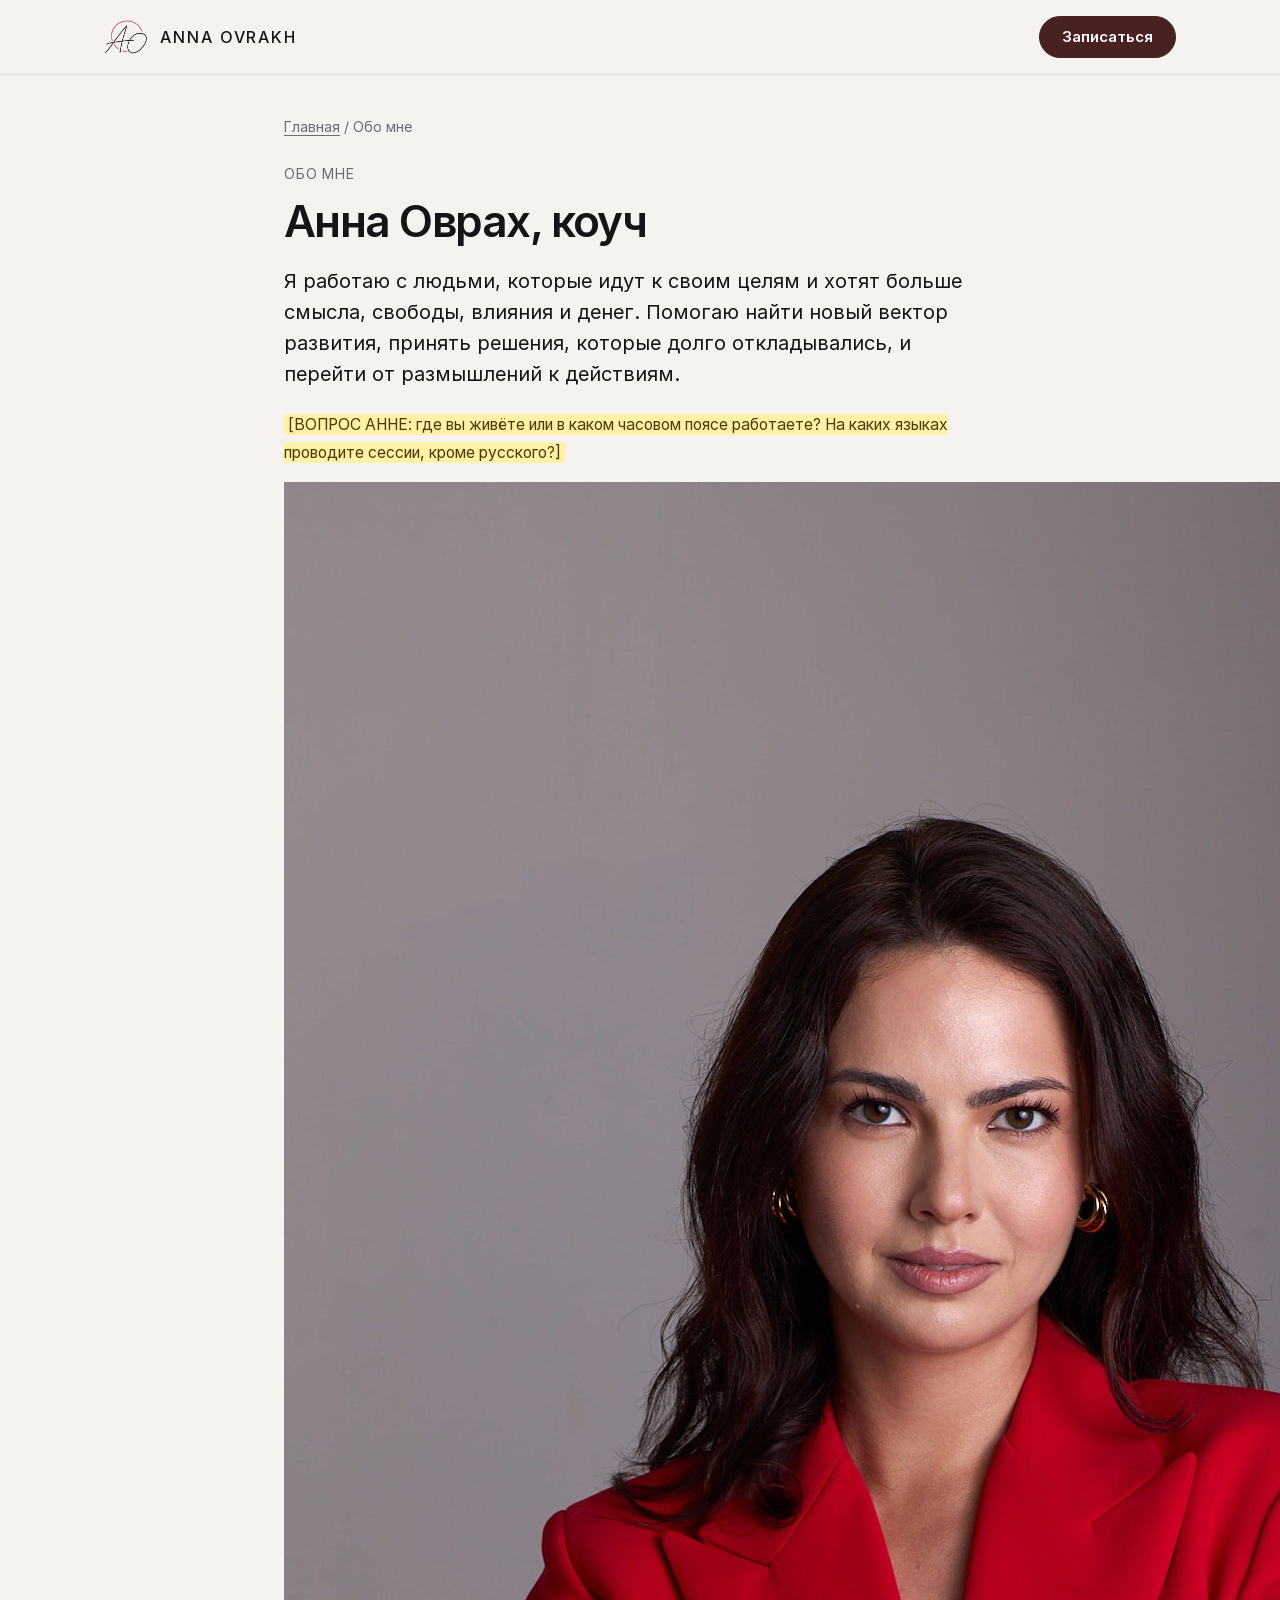
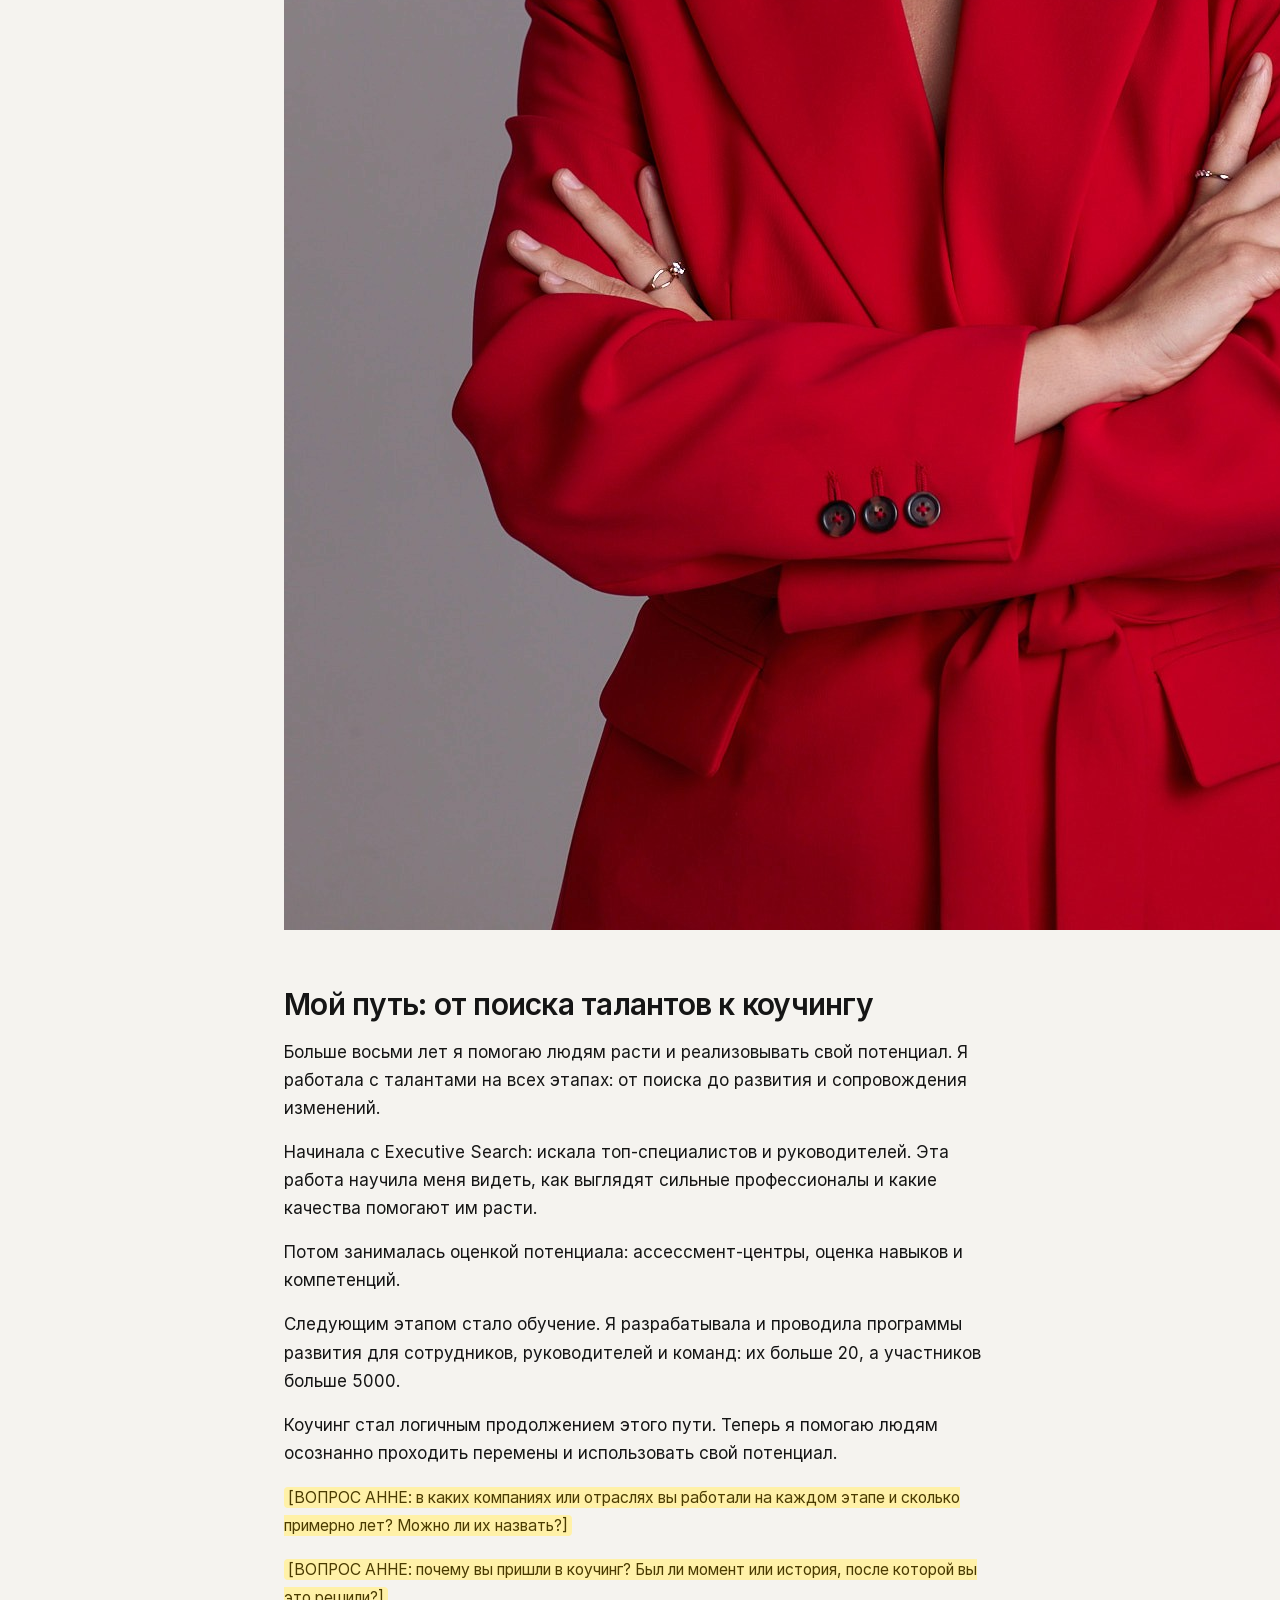
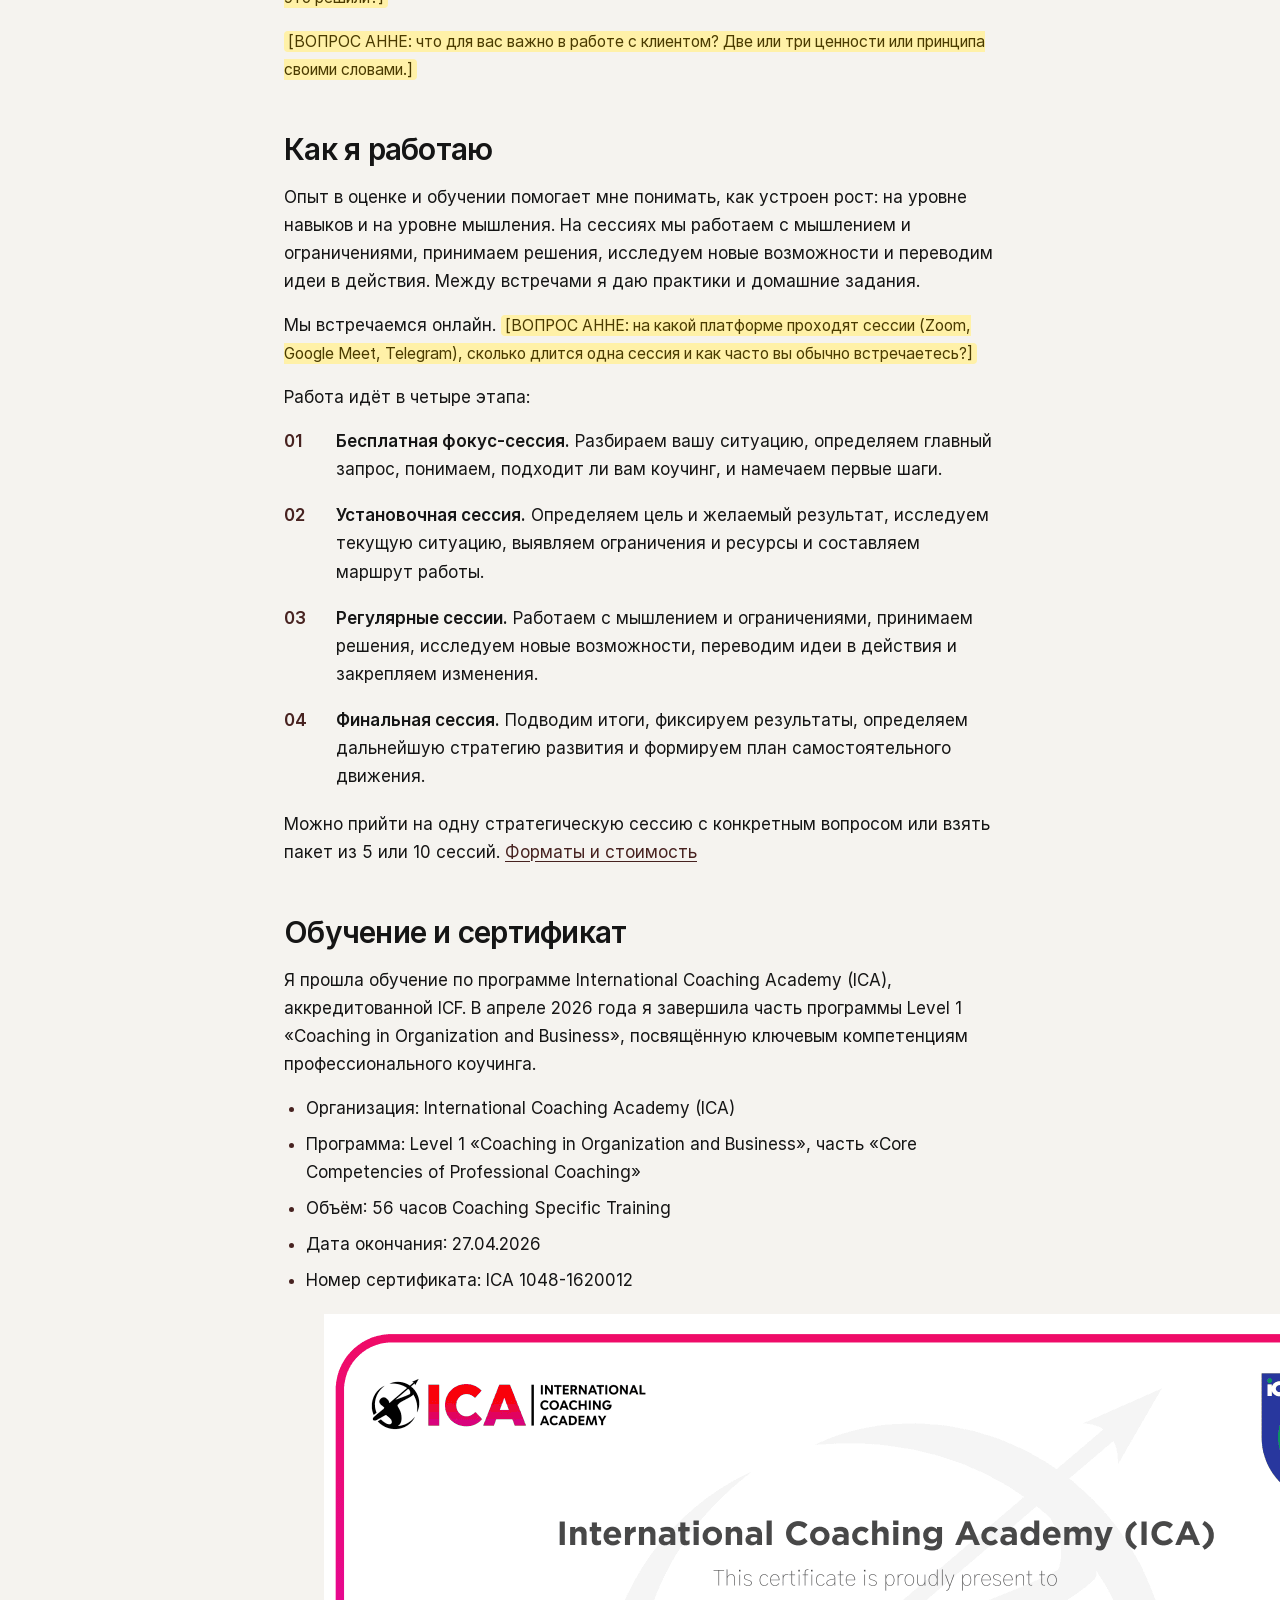
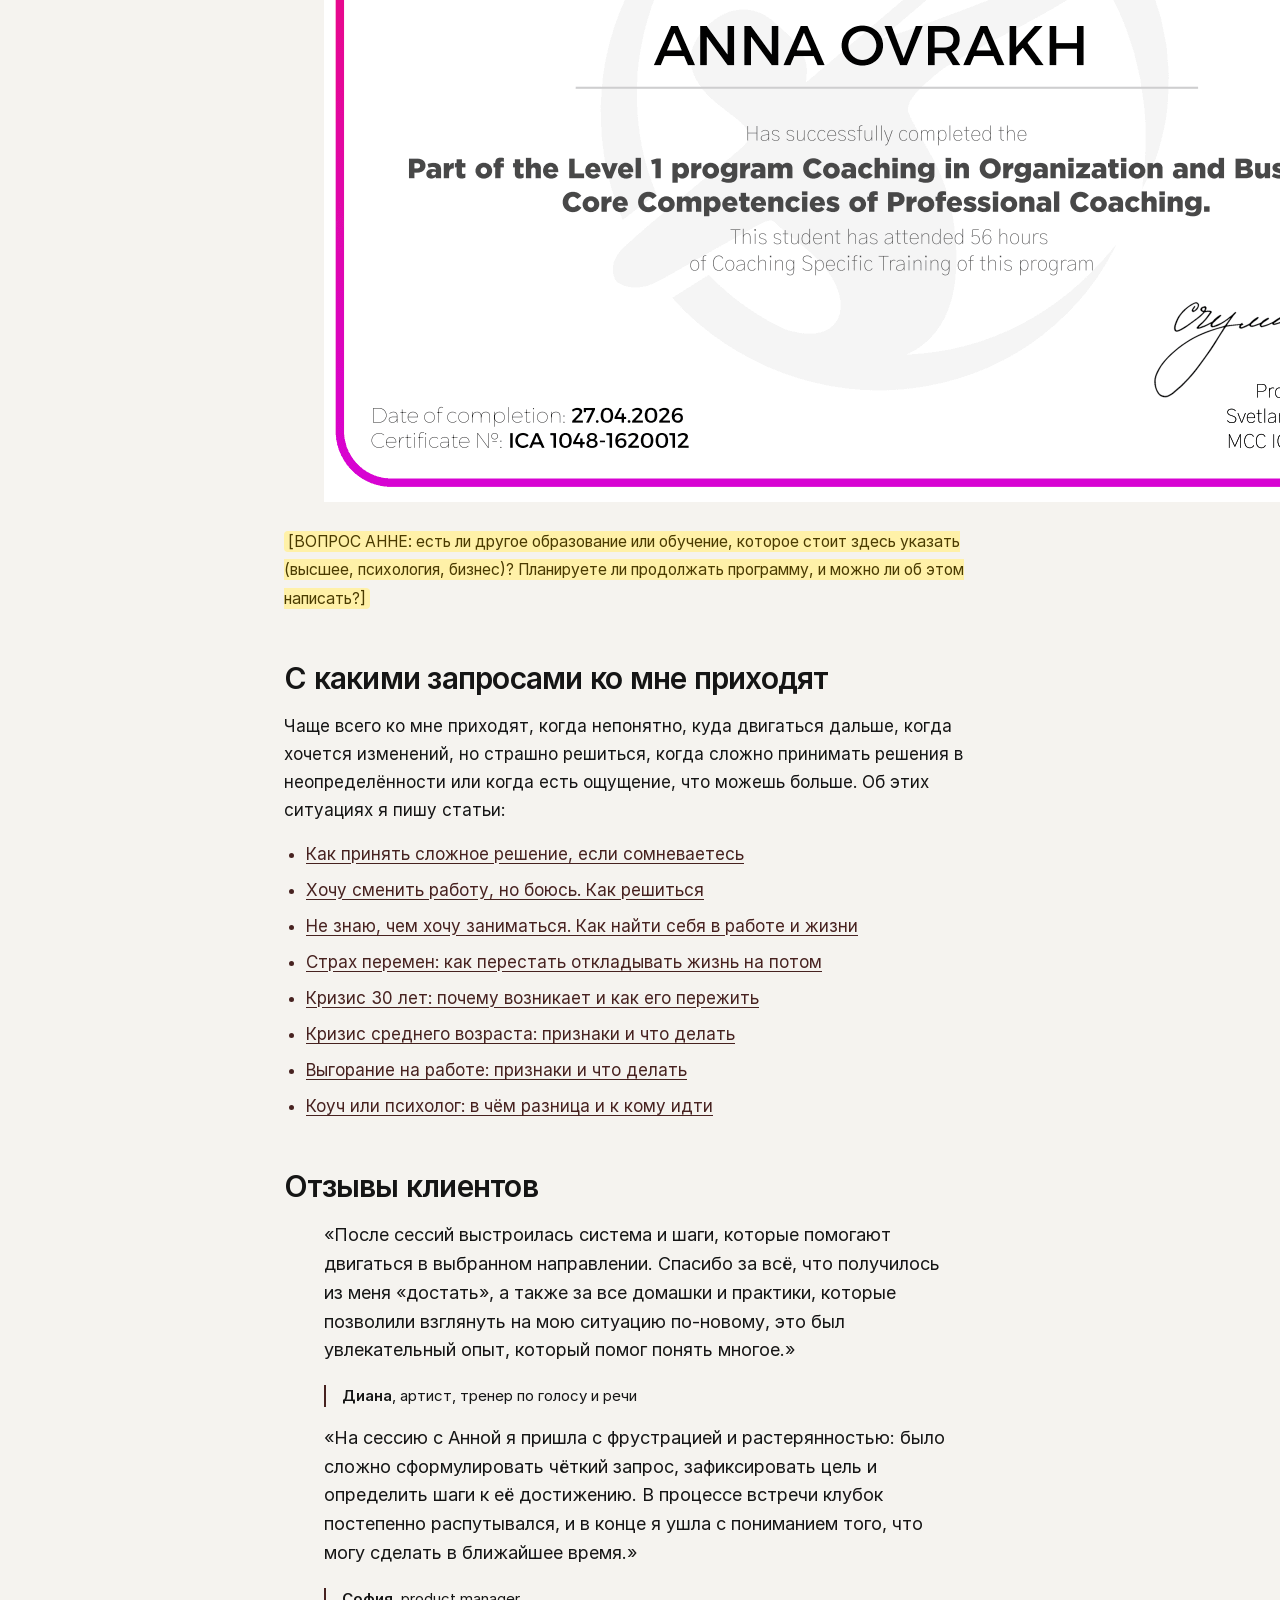
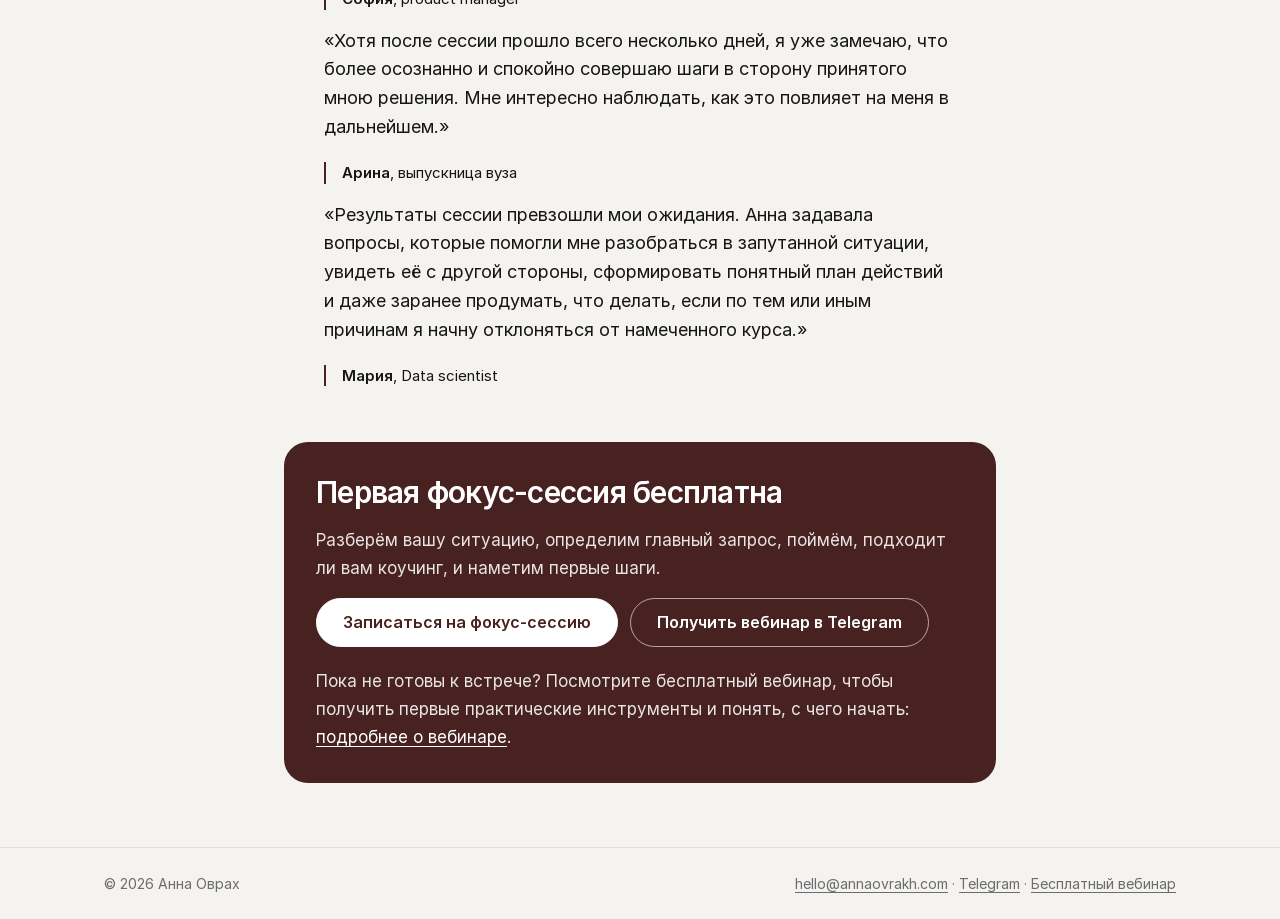
<file: about-me/index.html>
<!doctype html>
<html lang="ru">
<head>
  <meta charset="utf-8">
  <meta name="viewport" content="width=device-width, initial-scale=1">
  <title>Обо мне: опыт, подход и отзывы — Анна Оврах</title>
  <meta name="description" content="Анна Оврах, коуч: 8+ лет в поиске, оценке и обучении людей, 20+ программ развития. Как проходит работа онлайн, этапы, обучение в ICA и отзывы клиентов.">
  <link rel="canonical" href="https://annaovrakh.com/about-me/">
  <meta name="robots" content="index, follow, max-image-preview:large">
  <meta property="og:type" content="profile">
  <meta property="og:url" content="https://annaovrakh.com/about-me/">
  <meta property="og:site_name" content="Анна Оврах">
  <meta property="og:locale" content="ru_RU">
  <meta property="og:title" content="Анна Оврах, коуч: опыт, подход и отзывы">
  <meta property="og:description" content="8+ лет в поиске, оценке и обучении людей. Как проходит коучинг, обучение в ICA и отзывы клиентов.">
  <meta property="og:image" content="https://annaovrakh.com/assets/meta/og-image.jpg">
  <meta property="og:image:width" content="1200">
  <meta property="og:image:height" content="630">
  <meta property="profile:first_name" content="Анна">
  <meta property="profile:last_name" content="Оврах">
  <meta name="twitter:card" content="summary_large_image">
  <link rel="icon" href="/favicon.ico" sizes="any">
  <link rel="icon" href="/assets/meta/favicon-512.png" type="image/png" sizes="512x512">
  <link rel="apple-touch-icon" href="/assets/meta/favicon-180.png">
  <link rel="stylesheet" href="/assets/pages/pages.css">
  <script src="/assets/pages/analytics.js" defer></script>
  <!-- Draft only: highlights questions for Anna. Remove together with the .ask spans before publishing. -->
  <style>
    .ask { background: #fff1a8; color: #4a3b00; padding: 1px 4px; border-radius: 4px; font-size: .92em; }
    .cta .ask { color: #4a3b00; }
  </style>
  <script type="application/ld+json">
{
  "@context": "https://schema.org",
  "@graph": [
    {
      "@type": "ProfilePage",
      "@id": "https://annaovrakh.com/about-me/#profilepage",
      "url": "https://annaovrakh.com/about-me/",
      "name": "Обо мне: опыт, подход и отзывы",
      "description": "Анна Оврах, коуч: 8+ лет в поиске, оценке и обучении людей, 20+ программ развития. Как проходит работа онлайн, этапы, обучение в ICA и отзывы клиентов.",
      "inLanguage": "ru",
      "dateCreated": "2026-10-27",
      "dateModified": "2026-10-27",
      "isPartOf": { "@type": "WebSite", "@id": "https://annaovrakh.com/#website", "url": "https://annaovrakh.com/", "name": "Анна Оврах" },
      "breadcrumb": { "@id": "https://annaovrakh.com/about-me/#breadcrumb" },
      "mainEntity": {
        "@type": "Person",
        "@id": "https://annaovrakh.com/#person",
        "name": "Анна Оврах",
        "alternateName": "Anna Ovrakh",
        "jobTitle": "Коуч",
        "url": "https://annaovrakh.com/",
        "email": "hello@annaovrakh.com",
        "image": "https://annaovrakh.com/assets/images/image-b00952e3.jpg",
        "knowsAbout": [
          "коучинг",
          "принятие решений",
          "карьерные изменения",
          "устойчивость в период перемен"
        ],
        "alumniOf": {
          "@type": "EducationalOrganization",
          "name": "International Coaching Academy"
        },
        "sameAs": [
          "https://t.me/AnnaOvrakh",
          "https://instagram.com/AnnaOvrakh"
        ]
      }
    },
    {
      "@type": "BreadcrumbList",
      "@id": "https://annaovrakh.com/about-me/#breadcrumb",
      "itemListElement": [
        { "@type": "ListItem", "position": 1, "name": "Главная", "item": "https://annaovrakh.com/" },
        { "@type": "ListItem", "position": 2, "name": "Обо мне", "item": "https://annaovrakh.com/about-me/" }
      ]
    }
  ]
}
  </script>
</head>
<body>
  <header class="site-header">
    <div class="wrap">
      <a class="brand" href="/"><img src="/assets/images/image-9e5f11c0.png" alt="" width="44" height="34"><span>Anna Ovrakh</span></a>
      <a class="btn btn-primary btn-small" href="https://calendar.google.com/appointments/schedules/AcZssZ16t3_sUgzM_D2zGePgAix_6iRgT2di7BRcbkvkQmh9XfTxQznVhLi48Wpf-VBfK3HbGIU5erK8" target="_blank" rel="noopener">Записаться</a>
    </div>
  </header>

  <main>
    <article>
      <p class="crumbs"><a href="/">Главная</a> / Обо мне</p>

      <div class="about-intro">
        <div>
          <p class="eyebrow">Обо мне</p>
          <h1>Анна Оврах, коуч</h1>
          <p class="lead">Я работаю с людьми, которые идут к своим целям и хотят больше смысла, свободы, влияния и денег. Помогаю найти новый вектор развития, принять решения, которые долго откладывались, и перейти от размышлений к действиям.</p>
          <p><span class="ask">[ВОПРОС АННЕ: где вы живёте или в каком часовом поясе работаете? На каких языках проводите сессии, кроме русского?]</span></p>
        </div>
        <img class="about-photo" src="/assets/images/image-b00952e3.jpg" alt="Анна Оврах, коуч" width="1365" height="2048">
      </div>

      <h2>Мой путь: от поиска талантов к коучингу</h2>
      <p>Больше восьми лет я помогаю людям расти и реализовывать свой потенциал. Я работала с талантами на всех этапах: от поиска до развития и сопровождения изменений.</p>
      <p>Начинала с Executive Search: искала топ-специалистов и руководителей. Эта работа научила меня видеть, как выглядят сильные профессионалы и какие качества помогают им расти.</p>
      <p>Потом занималась оценкой потенциала: ассессмент-центры, оценка навыков и компетенций.</p>
      <p>Следующим этапом стало обучение. Я разрабатывала и проводила программы развития для сотрудников, руководителей и команд: их больше 20, а участников больше 5000.</p>
      <p>Коучинг стал логичным продолжением этого пути. Теперь я помогаю людям осознанно проходить перемены и использовать свой потенциал.</p>
      <p><span class="ask">[ВОПРОС АННЕ: в каких компаниях или отраслях вы работали на каждом этапе и сколько примерно лет? Можно ли их назвать?]</span></p>
      <p><span class="ask">[ВОПРОС АННЕ: почему вы пришли в коучинг? Был ли момент или история, после которой вы это решили?]</span></p>
      <p><span class="ask">[ВОПРОС АННЕ: что для вас важно в работе с клиентом? Две или три ценности или принципа своими словами.]</span></p>

      <h2>Как я работаю</h2>
      <p>Опыт в оценке и обучении помогает мне понимать, как устроен рост: на уровне навыков и на уровне мышления. На сессиях мы работаем с мышлением и ограничениями, принимаем решения, исследуем новые возможности и переводим идеи в действия. Между встречами я даю практики и домашние задания.</p>
      <p>Мы встречаемся онлайн. <span class="ask">[ВОПРОС АННЕ: на какой платформе проходят сессии (Zoom, Google Meet, Telegram), сколько длится одна сессия и как часто вы обычно встречаетесь?]</span></p>
      <p>Работа идёт в четыре этапа:</p>
      <ol class="steps">
        <li><strong>Бесплатная фокус-сессия.</strong> Разбираем вашу ситуацию, определяем главный запрос, понимаем, подходит ли вам коучинг, и намечаем первые шаги.</li>
        <li><strong>Установочная сессия.</strong> Определяем цель и желаемый результат, исследуем текущую ситуацию, выявляем ограничения и ресурсы и составляем маршрут работы.</li>
        <li><strong>Регулярные сессии.</strong> Работаем с мышлением и ограничениями, принимаем решения, исследуем новые возможности, переводим идеи в действия и закрепляем изменения.</li>
        <li><strong>Финальная сессия.</strong> Подводим итоги, фиксируем результаты, определяем дальнейшую стратегию развития и формируем план самостоятельного движения.</li>
      </ol>
      <p>Можно прийти на одну стратегическую сессию с конкретным вопросом или взять пакет из 5 или 10 сессий. <a href="/#pricing">Форматы и стоимость</a></p>

      <h2>Обучение и сертификат</h2>
      <p>Я прошла обучение по программе International Coaching Academy (ICA), аккредитованной ICF. В апреле 2026 года я завершила часть программы Level 1 «Coaching in Organization and Business», посвящённую ключевым компетенциям профессионального коучинга.</p>
      <ul>
        <li>Организация: International Coaching Academy (ICA)</li>
        <li>Программа: Level 1 «Coaching in Organization and Business», часть «Core Competencies of Professional Coaching»</li>
        <li>Объём: 56 часов Coaching Specific Training</li>
        <li>Дата окончания: 27.04.2026</li>
        <li>Номер сертификата: ICA 1048-1620012</li>
      </ul>
      <figure class="cert">
        <a href="/assets/images/image-5beaabbc.png" target="_blank" rel="noopener"><img src="/assets/images/image-5beaabbc.png" alt="Сертификат International Coaching Academy на имя Anna Ovrakh: часть программы Level 1 Coaching in Organization and Business, 56 часов Coaching Specific Training, 27.04.2026, № ICA 1048-1620012" width="1126" height="788" loading="lazy"></a>
      </figure>
      <p><span class="ask">[ВОПРОС АННЕ: есть ли другое образование или обучение, которое стоит здесь указать (высшее, психология, бизнес)? Планируете ли продолжать программу, и можно ли об этом написать?]</span></p>

      <h2>С какими запросами ко мне приходят</h2>
      <p>Чаще всего ко мне приходят, когда непонятно, куда двигаться дальше, когда хочется изменений, но страшно решиться, когда сложно принимать решения в неопределённости или когда есть ощущение, что можешь больше. Об этих ситуациях я пишу статьи:</p>
      <ul>
        <li><a href="/kak-prinyat-reshenie/">Как принять сложное решение, если сомневаетесь</a></li>
        <li><a href="/hochu-smenit-rabotu/">Хочу сменить работу, но боюсь. Как решиться</a></li>
        <li><a href="/kak-najti-sebya/">Не знаю, чем хочу заниматься. Как найти себя в работе и жизни</a></li>
        <li><a href="/strah-peremen/">Страх перемен: как перестать откладывать жизнь на потом</a></li>
        <li><a href="/krizis-30-let/">Кризис 30 лет: почему возникает и как его пережить</a></li>
        <li><a href="/krizis-srednego-vozrasta/">Кризис среднего возраста: признаки и что делать</a></li>
        <li><a href="/vygoranie-na-rabote/">Выгорание на работе: признаки и что делать</a></li>
        <li><a href="/kouch-ili-psiholog/">Коуч или психолог: в чём разница и к кому идти</a></li>
      </ul>

      <section class="reviews">
        <h2>Отзывы клиентов</h2>
        <figure class="review">
          <blockquote><p>«После сессий выстроилась система и шаги, которые помогают двигаться в выбранном направлении. Спасибо за всё, что получилось из меня «достать», а также за все домашки и практики, которые позволили взглянуть на мою ситуацию по-новому, это был увлекательный опыт, который помог понять многое.»</p></blockquote>
          <figcaption><strong>Диана</strong>, артист, тренер по голосу и речи</figcaption>
        </figure>
        <figure class="review">
          <blockquote><p>«На сессию с Анной я пришла с фрустрацией и растерянностью: было сложно сформулировать чёткий запрос, зафиксировать цель и определить шаги к её достижению. В процессе встречи клубок постепенно распутывался, и в конце я ушла с пониманием того, что могу сделать в ближайшее время.»</p></blockquote>
          <figcaption><strong>София</strong>, product manager</figcaption>
        </figure>
        <figure class="review">
          <blockquote><p>«Хотя после сессии прошло всего несколько дней, я уже замечаю, что более осознанно и спокойно совершаю шаги в сторону принятого мною решения. Мне интересно наблюдать, как это повлияет на меня в дальнейшем.»</p></blockquote>
          <figcaption><strong>Арина</strong>, выпускница вуза</figcaption>
        </figure>
        <figure class="review">
          <blockquote><p>«Результаты сессии превзошли мои ожидания. Анна задавала вопросы, которые помогли мне разобраться в запутанной ситуации, увидеть её с другой стороны, сформировать понятный план действий и даже заранее продумать, что делать, если по тем или иным причинам я начну отклоняться от намеченного курса.»</p></blockquote>
          <figcaption><strong>Мария</strong>, Data scientist</figcaption>
        </figure>
      </section>

      <section class="cta">
        <h2>Первая фокус-сессия бесплатна</h2>
        <p>Разберём вашу ситуацию, определим главный запрос, поймём, подходит ли вам коучинг, и наметим первые шаги.</p>
        <div class="actions">
          <a class="btn btn-primary" href="https://calendar.google.com/appointments/schedules/AcZssZ16t3_sUgzM_D2zGePgAix_6iRgT2di7BRcbkvkQmh9XfTxQznVhLi48Wpf-VBfK3HbGIU5erK8" target="_blank" rel="noopener">Записаться на фокус-сессию</a>
          <a class="btn btn-ghost" href="https://t.me/AO_Coach_ICF_bot" target="_blank" rel="noopener">Получить вебинар в Telegram</a>
        </div>
        <p>Пока не готовы к встрече? Посмотрите бесплатный вебинар, чтобы получить первые практические инструменты и понять, с чего начать: <a href="/webinar/">подробнее о вебинаре</a>.</p>
      </section>
    </article>
  </main>

  <footer class="site-footer">
    <div class="wrap">
      <span>© 2026 Анна Оврах</span>
      <span><a href="mailto:hello@annaovrakh.com">hello@annaovrakh.com</a> · <a href="https://t.me/AnnaOvrakh" target="_blank" rel="noopener">Telegram</a> · <a href="/webinar/">Бесплатный вебинар</a></span>
    </div>
  </footer>
</body>
</html>
</file>
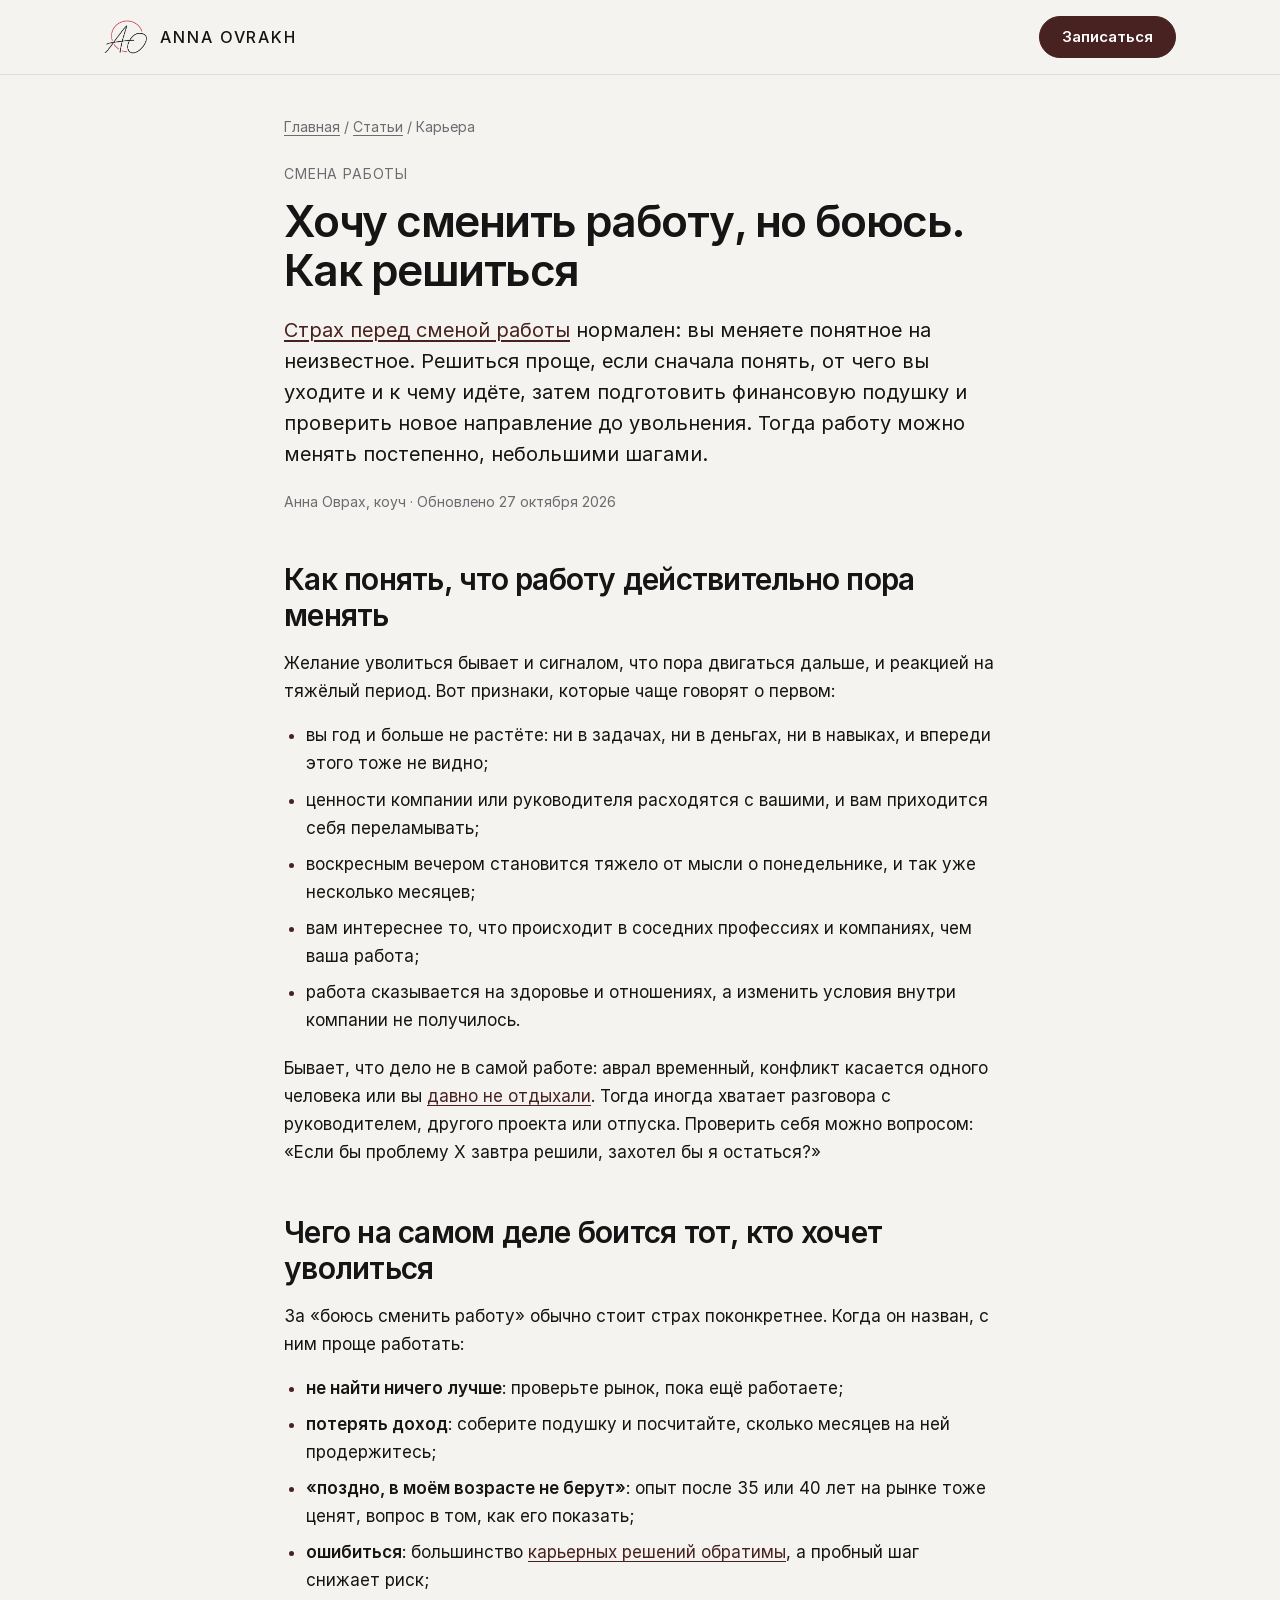
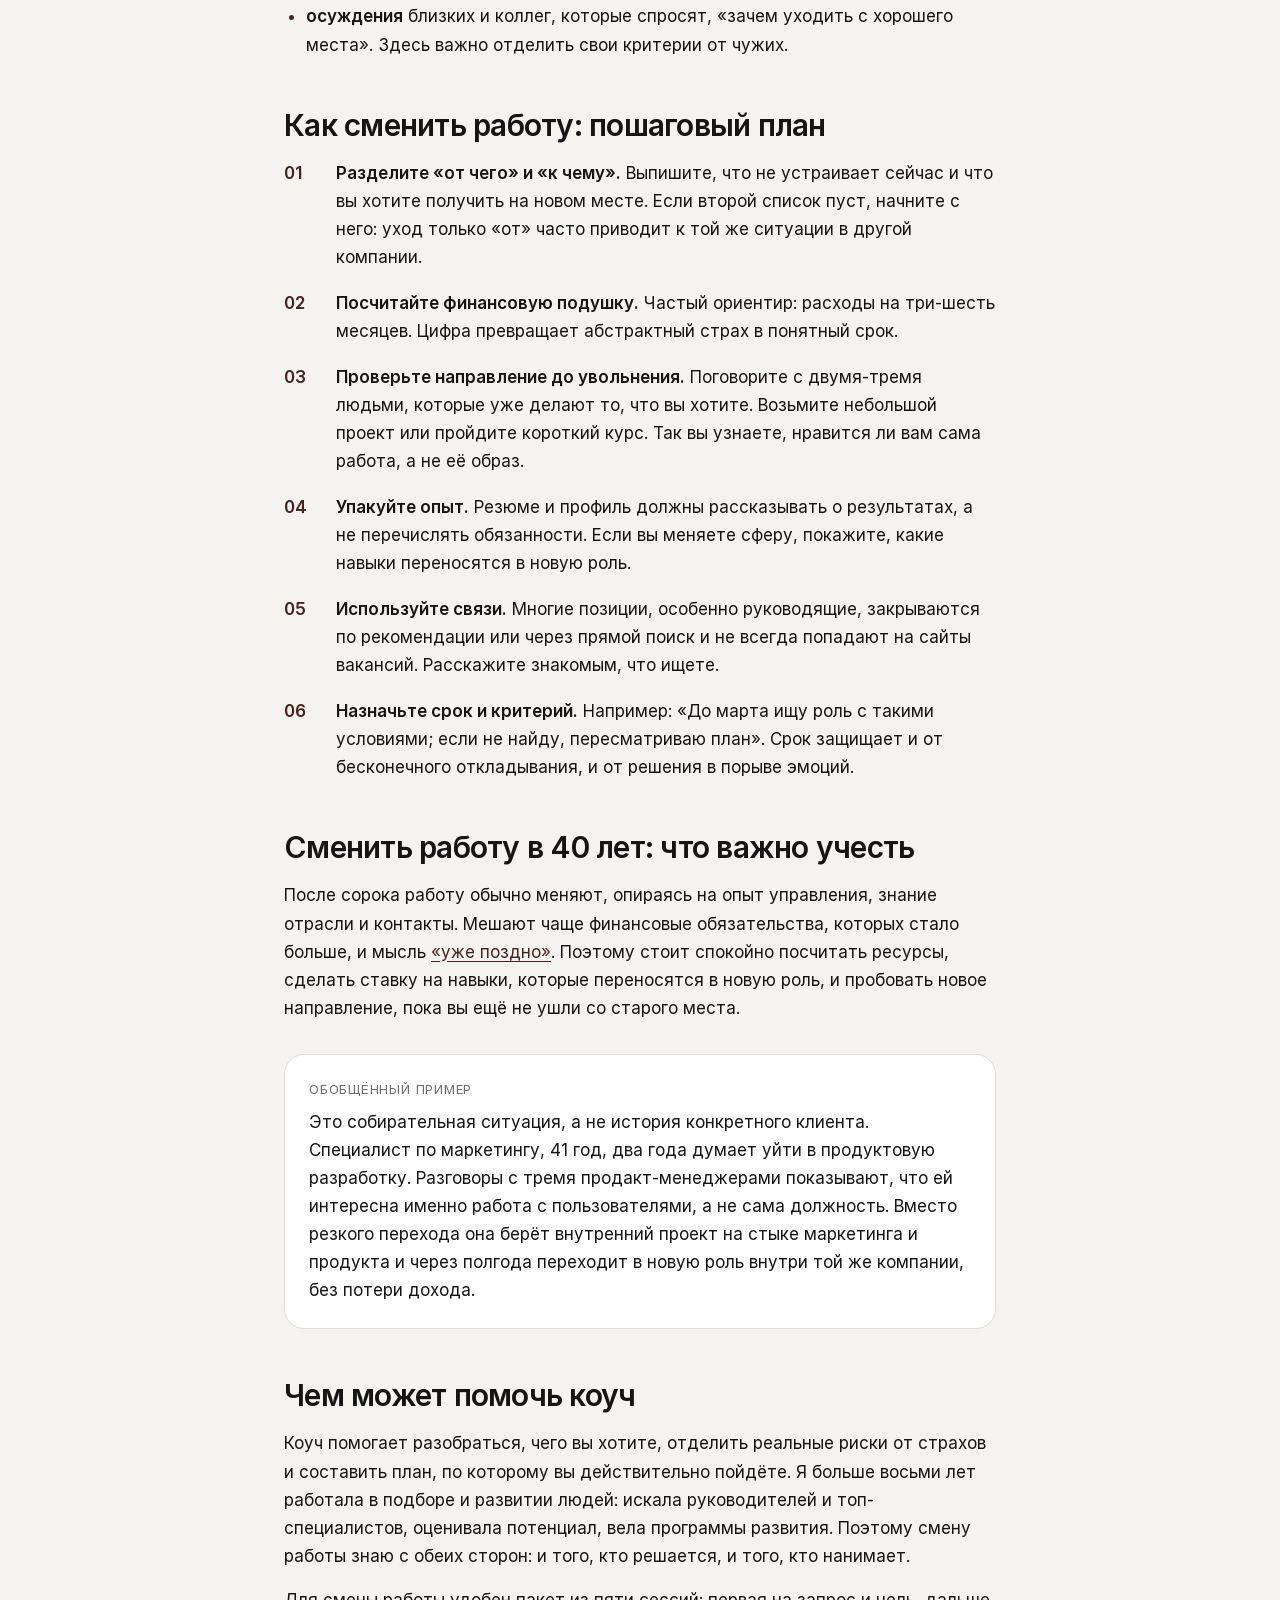
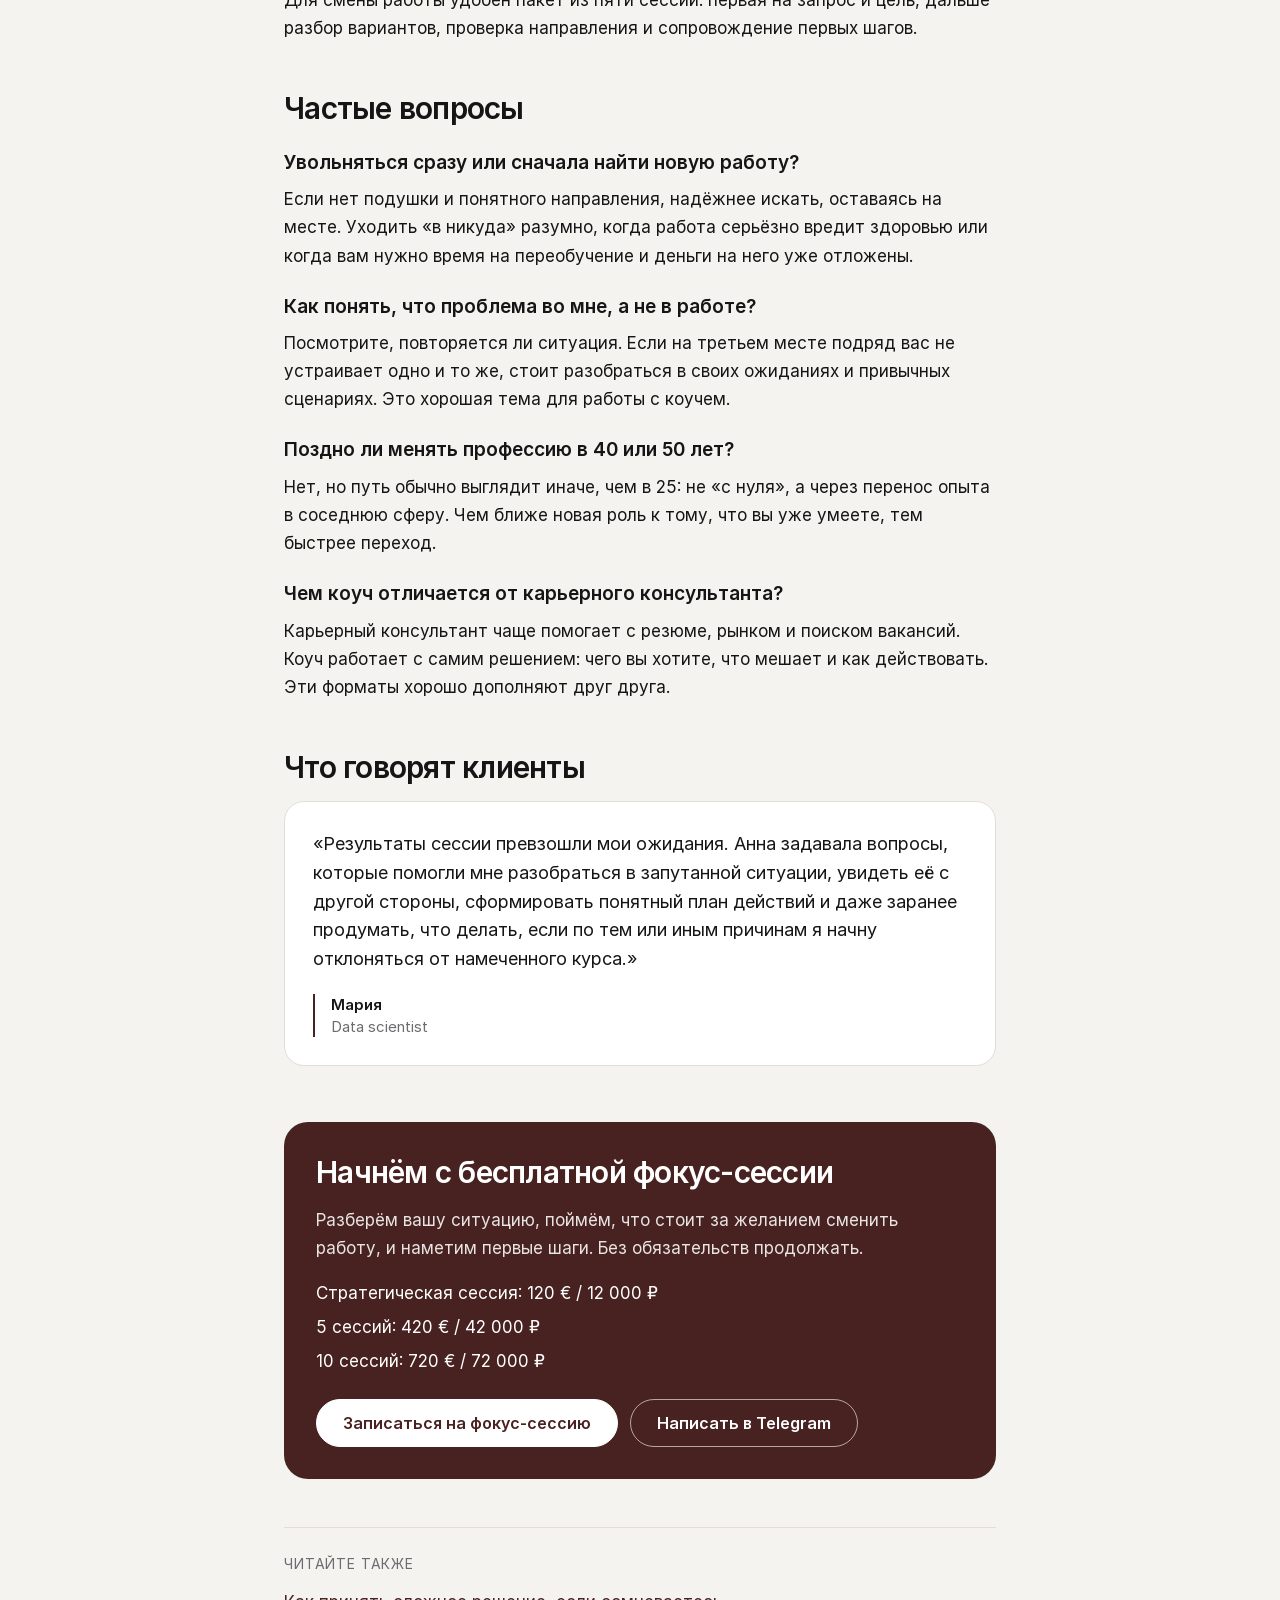
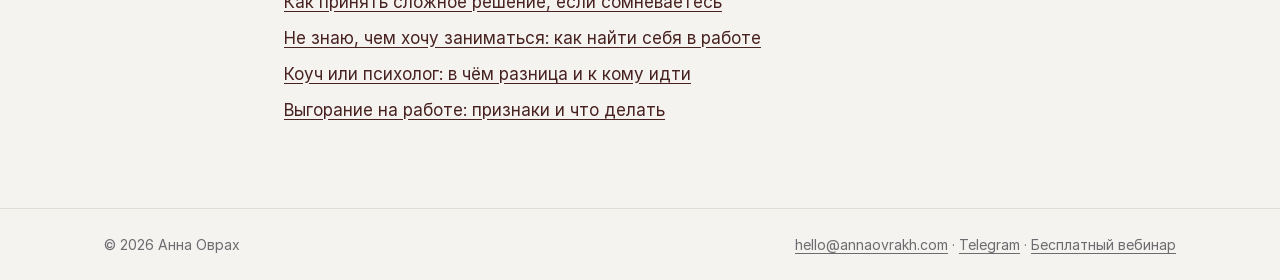
<file: hochu-smenit-rabotu/index.html>
<!doctype html>
<html lang="ru">
<head>
  <meta charset="utf-8">
  <meta name="viewport" content="width=device-width, initial-scale=1">
  <title>Хочу сменить работу, но боюсь: как решиться — Анна Оврах</title>
  <meta name="description" content="Как понять, что работу пора менять, чего на самом деле боится тот, кто хочет уволиться, и как сменить работу без прыжка в пустоту: пошаговый план от коуча.">
  <link rel="canonical" href="https://annaovrakh.com/hochu-smenit-rabotu/">
  <meta name="robots" content="index, follow, max-image-preview:large">
  <meta property="og:type" content="article">
  <meta property="og:url" content="https://annaovrakh.com/hochu-smenit-rabotu/">
  <meta property="og:site_name" content="Анна Оврах">
  <meta property="og:locale" content="ru_RU">
  <meta property="og:title" content="Хочу сменить работу, но боюсь: как решиться">
  <meta property="og:description" content="Как понять, что работу пора менять, и как сменить её без прыжка в пустоту.">
  <meta property="og:image" content="https://annaovrakh.com/assets/meta/og-image.jpg">
  <meta property="og:image:width" content="1200">
  <meta property="og:image:height" content="630">
  <meta name="twitter:card" content="summary_large_image">
  <link rel="icon" href="/favicon.ico" sizes="any">
  <link rel="icon" href="/assets/meta/favicon-512.png" type="image/png" sizes="512x512">
  <link rel="apple-touch-icon" href="/assets/meta/favicon-180.png">
  <link rel="stylesheet" href="/assets/pages/pages.css">
  <script src="/assets/pages/analytics.js" defer></script>
  <script type="application/ld+json">
{
  "@context": "https://schema.org",
  "@graph": [
    {
      "@type": "Article",
      "@id": "https://annaovrakh.com/hochu-smenit-rabotu/#article",
      "headline": "Хочу сменить работу, но боюсь: как решиться",
      "description": "Как понять, что работу пора менять, чего на самом деле боится тот, кто хочет уволиться, и как сменить работу без прыжка в пустоту: пошаговый план от коуча.",
      "inLanguage": "ru",
      "datePublished": "2026-10-20",
      "dateModified": "2026-10-27",
      "image": "https://annaovrakh.com/assets/meta/og-image.jpg",
      "mainEntityOfPage": "https://annaovrakh.com/hochu-smenit-rabotu/",
      "author": { "@type": "Person", "@id": "https://annaovrakh.com/#person", "name": "Анна Оврах", "url": "https://annaovrakh.com/" },
      "publisher": { "@id": "https://annaovrakh.com/#person" },
      "isPartOf": { "@type": "WebSite", "@id": "https://annaovrakh.com/#website", "url": "https://annaovrakh.com/", "name": "Анна Оврах" }
    },
    {
      "@type": "BreadcrumbList",
      "itemListElement": [
        { "@type": "ListItem", "position": 1, "name": "Главная", "item": "https://annaovrakh.com/" },
        { "@type": "ListItem", "position": 2, "name": "Статьи", "item": "https://annaovrakh.com/stati/" },
        { "@type": "ListItem", "position": 3, "name": "Как решиться сменить работу", "item": "https://annaovrakh.com/hochu-smenit-rabotu/" }
      ]
    }
  ]
}
  </script>
</head>
<body>
  <header class="site-header">
    <div class="wrap">
      <a class="brand" href="/"><img src="/assets/images/image-9e5f11c0.png" alt="" width="44" height="34"><span>Anna Ovrakh</span></a>
      <a class="btn btn-primary btn-small" href="https://calendar.google.com/appointments/schedules/AcZssZ16t3_sUgzM_D2zGePgAix_6iRgT2di7BRcbkvkQmh9XfTxQznVhLi48Wpf-VBfK3HbGIU5erK8" target="_blank" rel="noopener">Записаться</a>
    </div>
  </header>

  <main>
    <article>
      <p class="crumbs"><a href="/">Главная</a> / <a href="/stati/">Статьи</a> / Карьера</p>
      <p class="eyebrow">Смена работы</p>
      <h1>Хочу сменить работу, но боюсь. Как решиться</h1>
      <p class="lead"><a href="/strah-peremen/">Страх перед сменой работы</a> нормален: вы меняете понятное на неизвестное. Решиться проще, если сначала понять, от чего вы уходите и к чему идёте, затем подготовить финансовую подушку и проверить новое направление до увольнения. Тогда работу можно менять постепенно, небольшими шагами.</p>
      <p class="byline">Анна Оврах, коуч · Обновлено 27 октября 2026</p>

      <h2>Как понять, что работу действительно пора менять</h2>
      <p>Желание уволиться бывает и сигналом, что пора двигаться дальше, и реакцией на тяжёлый период. Вот признаки, которые чаще говорят о первом:</p>
      <ul>
        <li>вы год и больше не растёте: ни в задачах, ни в деньгах, ни в навыках, и впереди этого тоже не видно;</li>
        <li>ценности компании или руководителя расходятся с вашими, и вам приходится себя переламывать;</li>
        <li>воскресным вечером становится тяжело от мысли о понедельнике, и так уже несколько месяцев;</li>
        <li>вам интереснее то, что происходит в соседних профессиях и компаниях, чем ваша работа;</li>
        <li>работа сказывается на здоровье и отношениях, а изменить условия внутри компании не получилось.</li>
      </ul>
      <p>Бывает, что дело не в самой работе: аврал временный, конфликт касается одного человека или вы <a href="/vygoranie-na-rabote/">давно не отдыхали</a>. Тогда иногда хватает разговора с руководителем, другого проекта или отпуска. Проверить себя можно вопросом: «Если бы проблему X завтра решили, захотел бы я остаться?»</p>

      <h2>Чего на самом деле боится тот, кто хочет уволиться</h2>
      <p>За «боюсь сменить работу» обычно стоит страх поконкретнее. Когда он назван, с ним проще работать:</p>
      <ul>
        <li><strong>не найти ничего лучше</strong>: проверьте рынок, пока ещё работаете;</li>
        <li><strong>потерять доход</strong>: соберите подушку и посчитайте, сколько месяцев на ней продержитесь;</li>
        <li><strong>«поздно, в моём возрасте не берут»</strong>: опыт после 35 или 40 лет на рынке тоже ценят, вопрос в том, как его показать;</li>
        <li><strong>ошибиться</strong>: большинство <a href="/kak-prinyat-reshenie/">карьерных решений обратимы</a>, а пробный шаг снижает риск;</li>
        <li><strong>осуждения</strong> близких и коллег, которые спросят, «зачем уходить с хорошего места». Здесь важно отделить свои критерии от чужих.</li>
      </ul>

      <h2>Как сменить работу: пошаговый план</h2>
      <ol class="steps">
        <li><strong>Разделите «от чего» и «к чему».</strong> Выпишите, что не устраивает сейчас и что вы хотите получить на новом месте. Если второй список пуст, начните с него: уход только «от» часто приводит к той же ситуации в другой компании.</li>
        <li><strong>Посчитайте финансовую подушку.</strong> Частый ориентир: расходы на три-шесть месяцев. Цифра превращает абстрактный страх в понятный срок.</li>
        <li><strong>Проверьте направление до увольнения.</strong> Поговорите с двумя-тремя людьми, которые уже делают то, что вы хотите. Возьмите небольшой проект или пройдите короткий курс. Так вы узнаете, нравится ли вам сама работа, а не её образ.</li>
        <li><strong>Упакуйте опыт.</strong> Резюме и профиль должны рассказывать о результатах, а не перечислять обязанности. Если вы меняете сферу, покажите, какие навыки переносятся в новую роль.</li>
        <li><strong>Используйте связи.</strong> Многие позиции, особенно руководящие, закрываются по рекомендации или через прямой поиск и не всегда попадают на сайты вакансий. Расскажите знакомым, что ищете.</li>
        <li><strong>Назначьте срок и критерий.</strong> Например: «До марта ищу роль с такими условиями; если не найду, пересматриваю план». Срок защищает и от бесконечного откладывания, и от решения в порыве эмоций.</li>
      </ol>

      <h2>Сменить работу в 40 лет: что важно учесть</h2>
      <p>После сорока работу обычно меняют, опираясь на опыт управления, знание отрасли и контакты. Мешают чаще финансовые обязательства, которых стало больше, и мысль <a href="/krizis-srednego-vozrasta/">«уже поздно»</a>. Поэтому стоит спокойно посчитать ресурсы, сделать ставку на навыки, которые переносятся в новую роль, и пробовать новое направление, пока вы ещё не ушли со старого места.</p>

      <div class="callout">
        <p class="label">Обобщённый пример</p>
        <p>Это собирательная ситуация, а не история конкретного клиента. Специалист по маркетингу, 41 год, два года думает уйти в продуктовую разработку. Разговоры с тремя продакт-менеджерами показывают, что ей интересна именно работа с пользователями, а не сама должность. Вместо резкого перехода она берёт внутренний проект на стыке маркетинга и продукта и через полгода переходит в новую роль внутри той же компании, без потери дохода.</p>
      </div>

      <h2>Чем может помочь коуч</h2>
      <p>Коуч помогает разобраться, чего вы хотите, отделить реальные риски от страхов и составить план, по которому вы действительно пойдёте. Я больше восьми лет работала в подборе и развитии людей: искала руководителей и топ-специалистов, оценивала потенциал, вела программы развития. Поэтому смену работы знаю с обеих сторон: и того, кто решается, и того, кто нанимает.</p>
      <p>Для смены работы удобен пакет из пяти сессий: первая на запрос и цель, дальше разбор вариантов, проверка направления и сопровождение первых шагов.</p>

      <section class="faq">
        <h2>Частые вопросы</h2>
        <h3>Увольняться сразу или сначала найти новую работу?</h3>
        <p>Если нет подушки и понятного направления, надёжнее искать, оставаясь на месте. Уходить «в никуда» разумно, когда работа серьёзно вредит здоровью или когда вам нужно время на переобучение и деньги на него уже отложены.</p>
        <h3>Как понять, что проблема во мне, а не в работе?</h3>
        <p>Посмотрите, повторяется ли ситуация. Если на третьем месте подряд вас не устраивает одно и то же, стоит разобраться в своих ожиданиях и привычных сценариях. Это хорошая тема для работы с коучем.</p>
        <h3>Поздно ли менять профессию в 40 или 50 лет?</h3>
        <p>Нет, но путь обычно выглядит иначе, чем в 25: не «с нуля», а через перенос опыта в соседнюю сферу. Чем ближе новая роль к тому, что вы уже умеете, тем быстрее переход.</p>
        <h3>Чем коуч отличается от карьерного консультанта?</h3>
        <p>Карьерный консультант чаще помогает с резюме, рынком и поиском вакансий. Коуч работает с самим решением: чего вы хотите, что мешает и как действовать. Эти форматы хорошо дополняют друг друга.</p>
      </section>

      <section class="review">
        <h2>Что говорят клиенты</h2>
        <figure>
          <blockquote>
            <p>«Результаты сессии превзошли мои ожидания. Анна задавала вопросы, которые помогли мне разобраться в запутанной ситуации, увидеть её с другой стороны, сформировать понятный план действий и даже заранее продумать, что делать, если по тем или иным причинам я начну отклоняться от намеченного курса.»</p>
          </blockquote>
          <figcaption><span class="review-name">Мария</span> <span class="review-role">Data scientist</span></figcaption>
        </figure>
      </section>

      <section class="cta">
        <h2>Начнём с бесплатной фокус-сессии</h2>
        <p>Разберём вашу ситуацию, поймём, что стоит за желанием сменить работу, и наметим первые шаги. Без обязательств продолжать.</p>
        <ul class="prices">
          <li>Стратегическая сессия: 120 € / 12 000 ₽</li>
          <li>5 сессий: 420 € / 42 000 ₽</li>
          <li>10 сессий: 720 € / 72 000 ₽</li>
        </ul>
        <div class="actions">
          <a class="btn btn-primary" href="https://calendar.google.com/appointments/schedules/AcZssZ16t3_sUgzM_D2zGePgAix_6iRgT2di7BRcbkvkQmh9XfTxQznVhLi48Wpf-VBfK3HbGIU5erK8" target="_blank" rel="noopener">Записаться на фокус-сессию</a>
          <a class="btn btn-ghost" href="https://t.me/AnnaOvrakh" target="_blank" rel="noopener">Написать в Telegram</a>
        </div>
      </section>

      <nav class="related" aria-label="Другие материалы">
        <p class="eyebrow">Читайте также</p>
        <ul>
          <li><a href="/kak-prinyat-reshenie/">Как принять сложное решение, если сомневаетесь</a></li>
          <li><a href="/kak-najti-sebya/">Не знаю, чем хочу заниматься: как найти себя в работе</a></li>
          <li><a href="/kouch-ili-psiholog/">Коуч или психолог: в чём разница и к кому идти</a></li>
          <li><a href="/vygoranie-na-rabote/">Выгорание на работе: признаки и что делать</a></li>
        </ul>
      </nav>
    </article>
  </main>

  <footer class="site-footer">
    <div class="wrap">
      <span>© 2026 Анна Оврах</span>
      <span><a href="mailto:hello@annaovrakh.com">hello@annaovrakh.com</a> · <a href="https://t.me/AnnaOvrakh" target="_blank" rel="noopener">Telegram</a> · <a href="/webinar/">Бесплатный вебинар</a></span>
    </div>
  </footer>
</body>
</html>
</file>
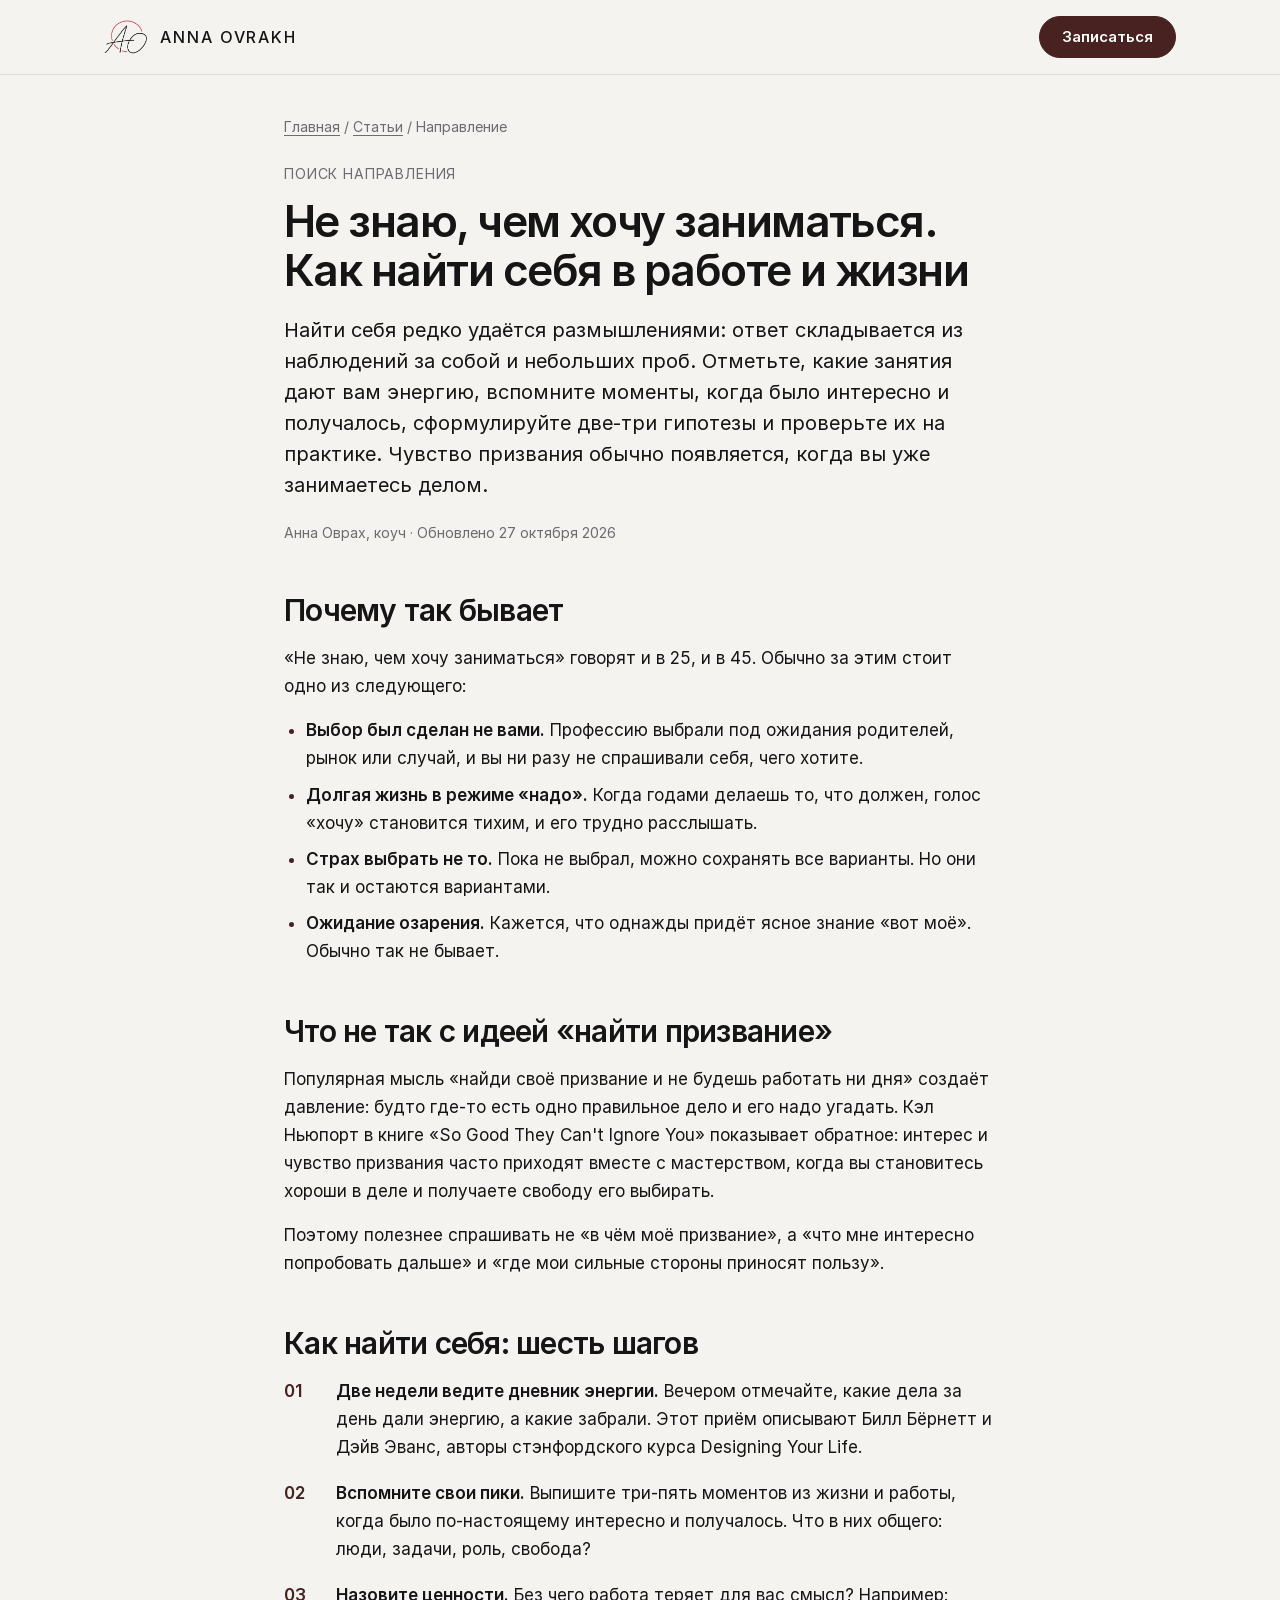
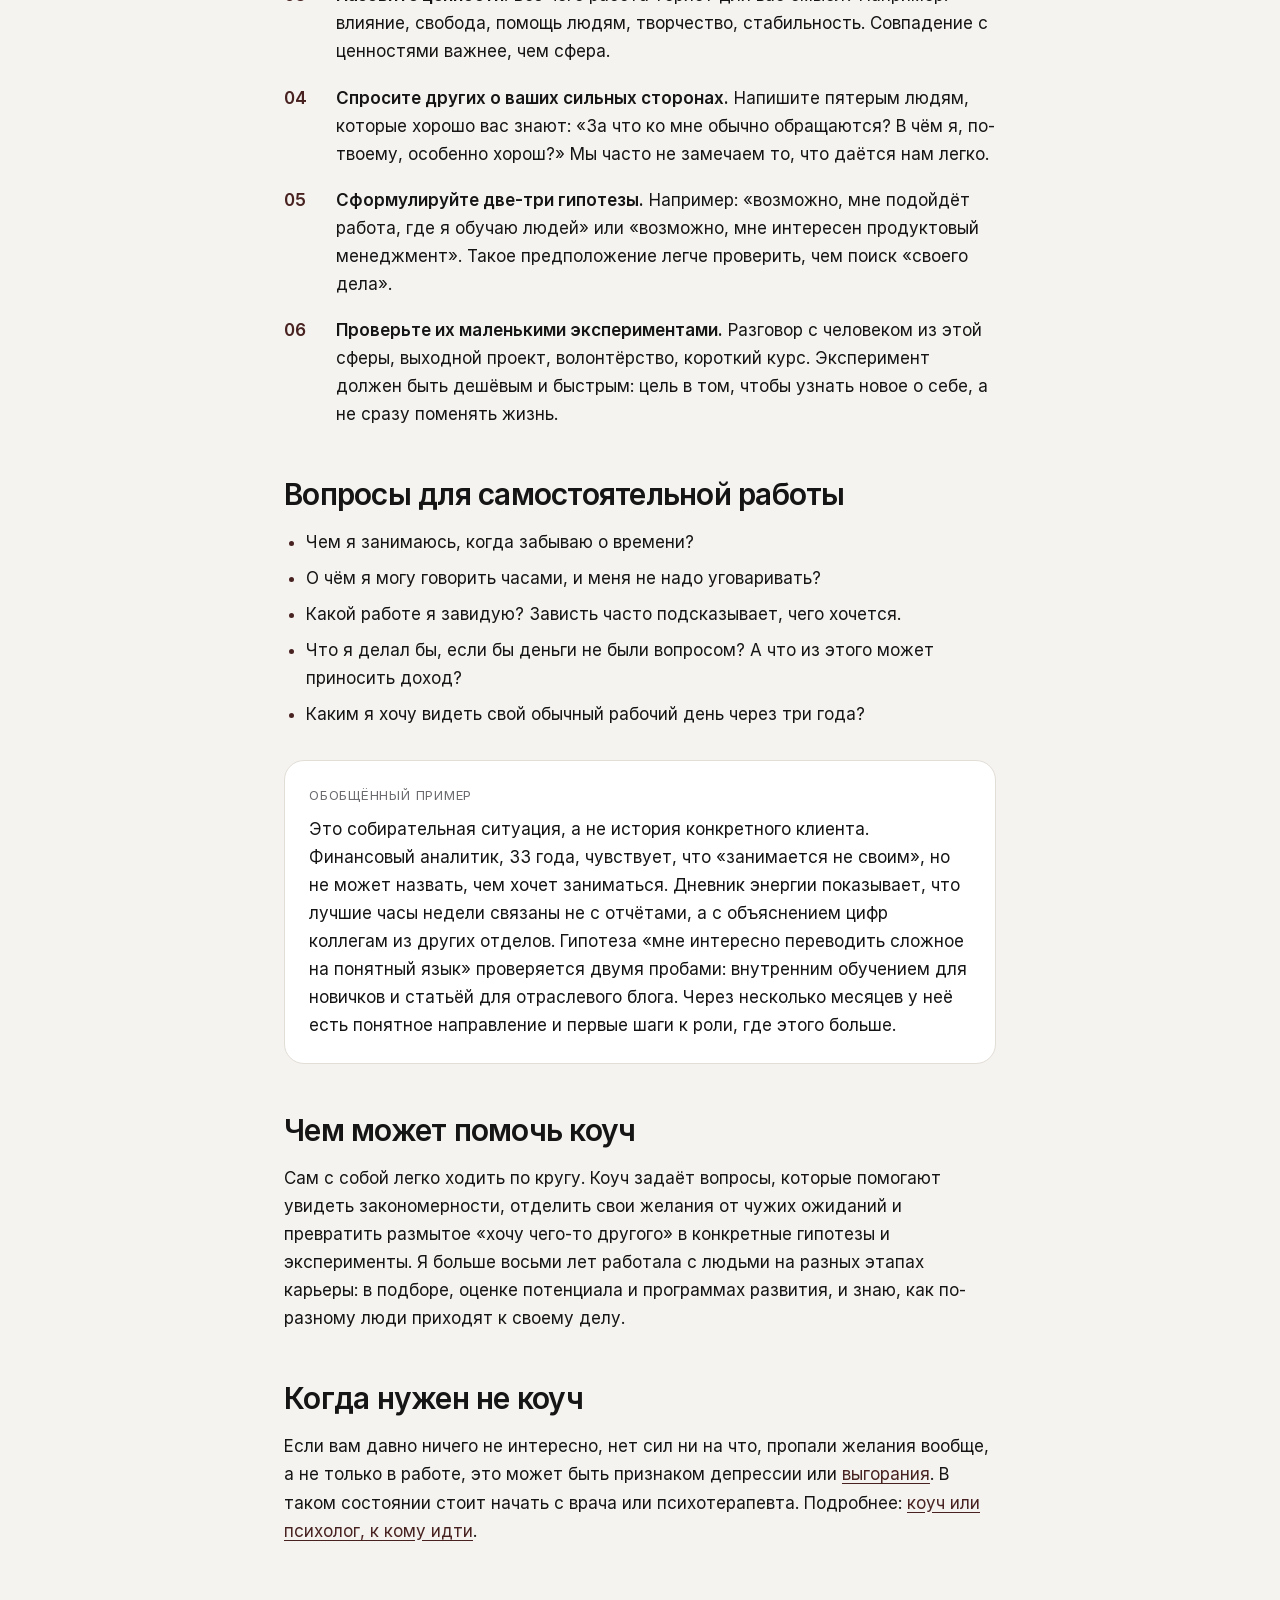
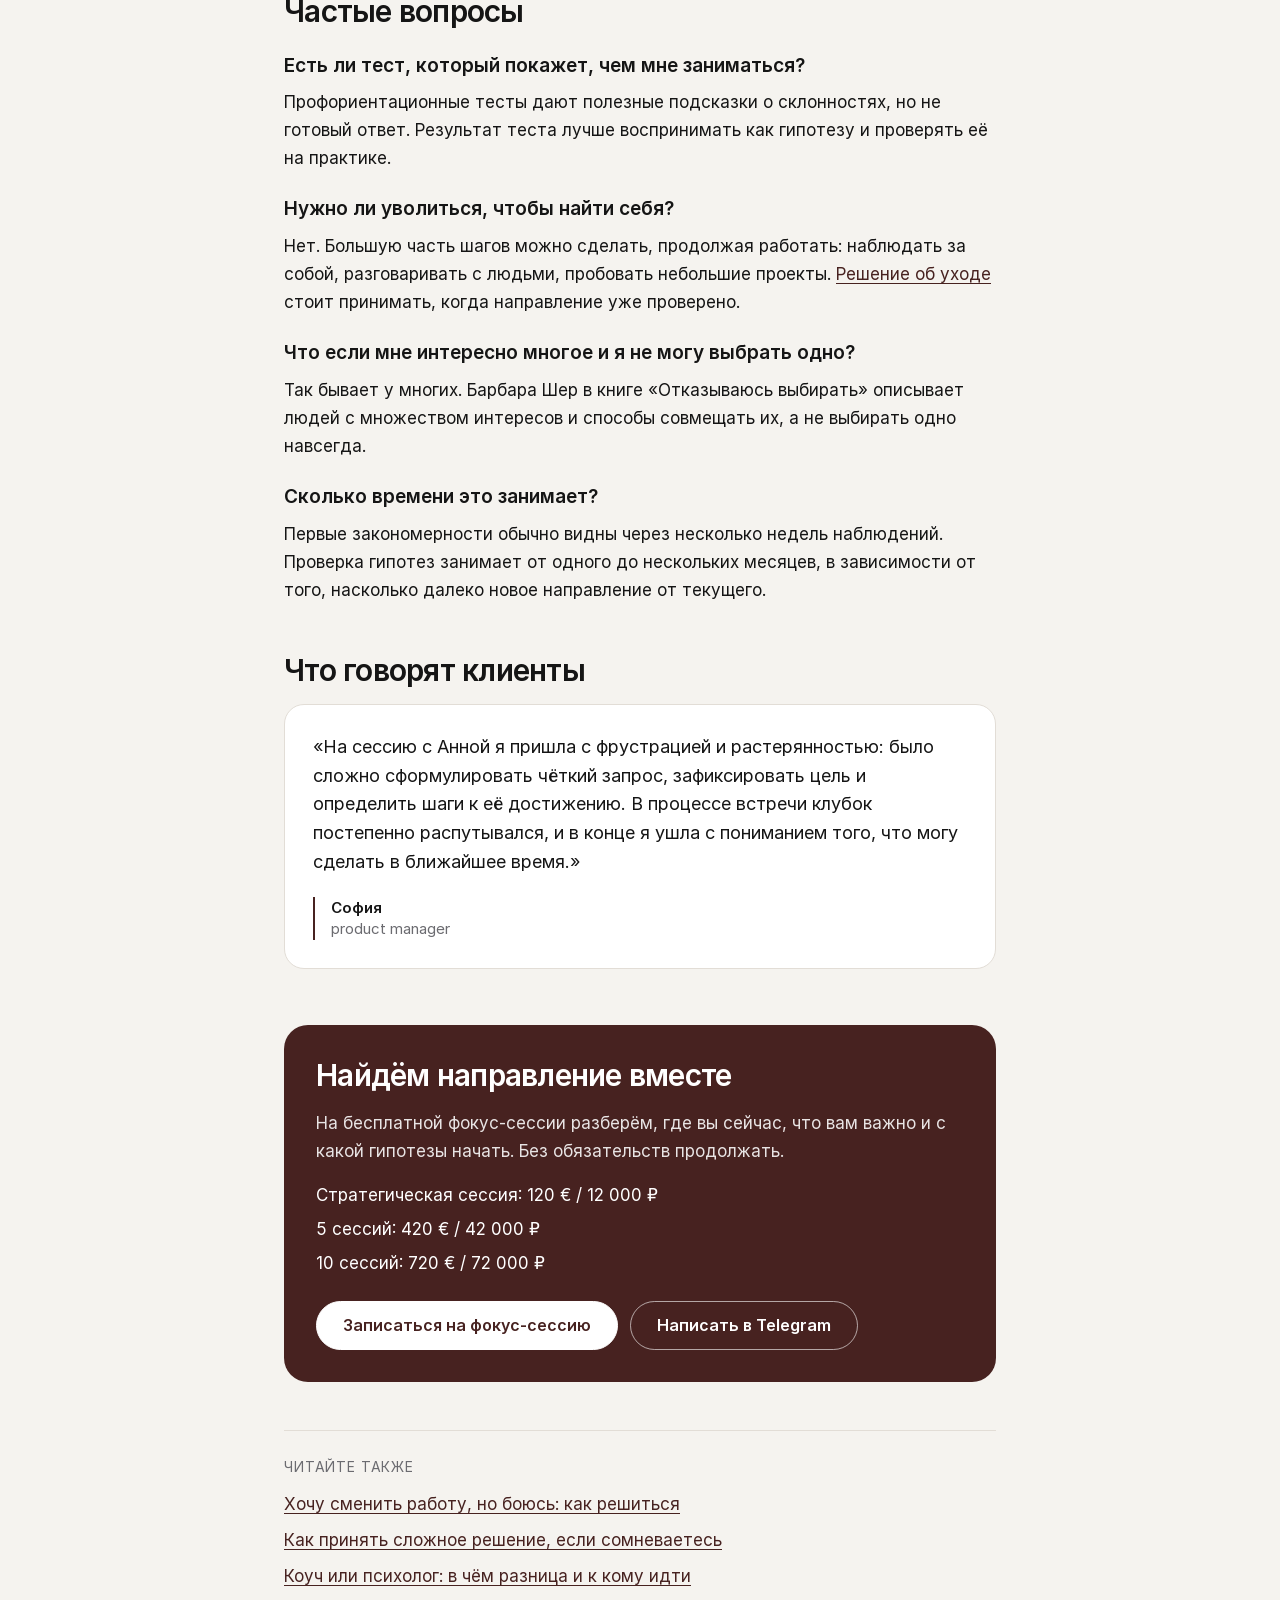
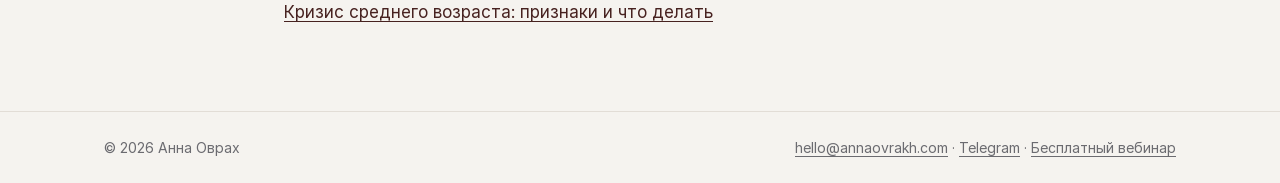
<file: kak-najti-sebya/index.html>
<!doctype html>
<html lang="ru">
<head>
  <meta charset="utf-8">
  <meta name="viewport" content="width=device-width, initial-scale=1">
  <title>Не знаю, чем хочу заниматься: как найти себя — Анна Оврах</title>
  <meta name="description" content="Почему мы не знаем, чем хотим заниматься, что не так с идеей «найти призвание» и как найти себя в работе и жизни через наблюдения и небольшие эксперименты.">
  <link rel="canonical" href="https://annaovrakh.com/kak-najti-sebya/">
  <meta name="robots" content="index, follow, max-image-preview:large">
  <meta property="og:type" content="article">
  <meta property="og:url" content="https://annaovrakh.com/kak-najti-sebya/">
  <meta property="og:site_name" content="Анна Оврах">
  <meta property="og:locale" content="ru_RU">
  <meta property="og:title" content="Не знаю, чем хочу заниматься: как найти себя">
  <meta property="og:description" content="Как найти себя в работе и жизни через наблюдения и небольшие эксперименты.">
  <meta property="og:image" content="https://annaovrakh.com/assets/meta/og-image.jpg">
  <meta property="og:image:width" content="1200">
  <meta property="og:image:height" content="630">
  <meta name="twitter:card" content="summary_large_image">
  <link rel="icon" href="/favicon.ico" sizes="any">
  <link rel="icon" href="/assets/meta/favicon-512.png" type="image/png" sizes="512x512">
  <link rel="apple-touch-icon" href="/assets/meta/favicon-180.png">
  <link rel="stylesheet" href="/assets/pages/pages.css">
  <script src="/assets/pages/analytics.js" defer></script>
  <script type="application/ld+json">
{
  "@context": "https://schema.org",
  "@graph": [
    {
      "@type": "Article",
      "@id": "https://annaovrakh.com/kak-najti-sebya/#article",
      "headline": "Не знаю, чем хочу заниматься: как найти себя в работе и жизни",
      "description": "Почему мы не знаем, чем хотим заниматься, что не так с идеей «найти призвание» и как найти себя в работе и жизни через наблюдения и небольшие эксперименты.",
      "inLanguage": "ru",
      "datePublished": "2026-10-20",
      "dateModified": "2026-10-27",
      "image": "https://annaovrakh.com/assets/meta/og-image.jpg",
      "mainEntityOfPage": "https://annaovrakh.com/kak-najti-sebya/",
      "author": { "@type": "Person", "@id": "https://annaovrakh.com/#person", "name": "Анна Оврах", "url": "https://annaovrakh.com/" },
      "publisher": { "@id": "https://annaovrakh.com/#person" },
      "isPartOf": { "@type": "WebSite", "@id": "https://annaovrakh.com/#website", "url": "https://annaovrakh.com/", "name": "Анна Оврах" }
    },
    {
      "@type": "BreadcrumbList",
      "itemListElement": [
        { "@type": "ListItem", "position": 1, "name": "Главная", "item": "https://annaovrakh.com/" },
        { "@type": "ListItem", "position": 2, "name": "Статьи", "item": "https://annaovrakh.com/stati/" },
        { "@type": "ListItem", "position": 3, "name": "Как найти себя", "item": "https://annaovrakh.com/kak-najti-sebya/" }
      ]
    }
  ]
}
  </script>
</head>
<body>
  <header class="site-header">
    <div class="wrap">
      <a class="brand" href="/"><img src="/assets/images/image-9e5f11c0.png" alt="" width="44" height="34"><span>Anna Ovrakh</span></a>
      <a class="btn btn-primary btn-small" href="https://calendar.google.com/appointments/schedules/AcZssZ16t3_sUgzM_D2zGePgAix_6iRgT2di7BRcbkvkQmh9XfTxQznVhLi48Wpf-VBfK3HbGIU5erK8" target="_blank" rel="noopener">Записаться</a>
    </div>
  </header>

  <main>
    <article>
      <p class="crumbs"><a href="/">Главная</a> / <a href="/stati/">Статьи</a> / Направление</p>
      <p class="eyebrow">Поиск направления</p>
      <h1>Не знаю, чем хочу заниматься. Как найти себя в работе и жизни</h1>
      <p class="lead">Найти себя редко удаётся размышлениями: ответ складывается из наблюдений за собой и небольших проб. Отметьте, какие занятия дают вам энергию, вспомните моменты, когда было интересно и получалось, сформулируйте две-три гипотезы и проверьте их на практике. Чувство призвания обычно появляется, когда вы уже занимаетесь делом.</p>
      <p class="byline">Анна Оврах, коуч · Обновлено 27 октября 2026</p>

      <h2>Почему так бывает</h2>
      <p>«Не знаю, чем хочу заниматься» говорят и в 25, и в 45. Обычно за этим стоит одно из следующего:</p>
      <ul>
        <li><strong>Выбор был сделан не вами.</strong> Профессию выбрали под ожидания родителей, рынок или случай, и вы ни разу не спрашивали себя, чего хотите.</li>
        <li><strong>Долгая жизнь в режиме «надо».</strong> Когда годами делаешь то, что должен, голос «хочу» становится тихим, и его трудно расслышать.</li>
        <li><strong>Страх выбрать не то.</strong> Пока не выбрал, можно сохранять все варианты. Но они так и остаются вариантами.</li>
        <li><strong>Ожидание озарения.</strong> Кажется, что однажды придёт ясное знание «вот моё». Обычно так не бывает.</li>
      </ul>

      <h2>Что не так с идеей «найти призвание»</h2>
      <p>Популярная мысль «найди своё призвание и не будешь работать ни дня» создаёт давление: будто где-то есть одно правильное дело и его надо угадать. Кэл Ньюпорт в книге «So Good They Can't Ignore You» показывает обратное: интерес и чувство призвания часто приходят вместе с мастерством, когда вы становитесь хороши в деле и получаете свободу его выбирать.</p>
      <p>Поэтому полезнее спрашивать не «в чём моё призвание», а «что мне интересно попробовать дальше» и «где мои сильные стороны приносят пользу».</p>

      <h2>Как найти себя: шесть шагов</h2>
      <ol class="steps">
        <li><strong>Две недели ведите дневник энергии.</strong> Вечером отмечайте, какие дела за день дали энергию, а какие забрали. Этот приём описывают Билл Бёрнетт и Дэйв Эванс, авторы стэнфордского курса Designing Your Life.</li>
        <li><strong>Вспомните свои пики.</strong> Выпишите три-пять моментов из жизни и работы, когда было по-настоящему интересно и получалось. Что в них общего: люди, задачи, роль, свобода?</li>
        <li><strong>Назовите ценности.</strong> Без чего работа теряет для вас смысл? Например: влияние, свобода, помощь людям, творчество, стабильность. Совпадение с ценностями важнее, чем сфера.</li>
        <li><strong>Спросите других о ваших сильных сторонах.</strong> Напишите пятерым людям, которые хорошо вас знают: «За что ко мне обычно обращаются? В чём я, по-твоему, особенно хорош?» Мы часто не замечаем то, что даётся нам легко.</li>
        <li><strong>Сформулируйте две-три гипотезы.</strong> Например: «возможно, мне подойдёт работа, где я обучаю людей» или «возможно, мне интересен продуктовый менеджмент». Такое предположение легче проверить, чем поиск «своего дела».</li>
        <li><strong>Проверьте их маленькими экспериментами.</strong> Разговор с человеком из этой сферы, выходной проект, волонтёрство, короткий курс. Эксперимент должен быть дешёвым и быстрым: цель в том, чтобы узнать новое о себе, а не сразу поменять жизнь.</li>
      </ol>

      <h2>Вопросы для самостоятельной работы</h2>
      <ul>
        <li>Чем я занимаюсь, когда забываю о времени?</li>
        <li>О чём я могу говорить часами, и меня не надо уговаривать?</li>
        <li>Какой работе я завидую? Зависть часто подсказывает, чего хочется.</li>
        <li>Что я делал бы, если бы деньги не были вопросом? А что из этого может приносить доход?</li>
        <li>Каким я хочу видеть свой обычный рабочий день через три года?</li>
      </ul>

      <div class="callout">
        <p class="label">Обобщённый пример</p>
        <p>Это собирательная ситуация, а не история конкретного клиента. Финансовый аналитик, 33 года, чувствует, что «занимается не своим», но не может назвать, чем хочет заниматься. Дневник энергии показывает, что лучшие часы недели связаны не с отчётами, а с объяснением цифр коллегам из других отделов. Гипотеза «мне интересно переводить сложное на понятный язык» проверяется двумя пробами: внутренним обучением для новичков и статьёй для отраслевого блога. Через несколько месяцев у неё есть понятное направление и первые шаги к роли, где этого больше.</p>
      </div>

      <h2>Чем может помочь коуч</h2>
      <p>Сам с собой легко ходить по кругу. Коуч задаёт вопросы, которые помогают увидеть закономерности, отделить свои желания от чужих ожиданий и превратить размытое «хочу чего-то другого» в конкретные гипотезы и эксперименты. Я больше восьми лет работала с людьми на разных этапах карьеры: в подборе, оценке потенциала и программах развития, и знаю, как по-разному люди приходят к своему делу.</p>

      <h2>Когда нужен не коуч</h2>
      <p>Если вам давно ничего не интересно, нет сил ни на что, пропали желания вообще, а не только в работе, это может быть признаком депрессии или <a href="/vygoranie-na-rabote/">выгорания</a>. В таком состоянии стоит начать с врача или психотерапевта. Подробнее: <a href="/kouch-ili-psiholog/">коуч или психолог, к кому идти</a>.</p>

      <section class="faq">
        <h2>Частые вопросы</h2>
        <h3>Есть ли тест, который покажет, чем мне заниматься?</h3>
        <p>Профориентационные тесты дают полезные подсказки о склонностях, но не готовый ответ. Результат теста лучше воспринимать как гипотезу и проверять её на практике.</p>
        <h3>Нужно ли уволиться, чтобы найти себя?</h3>
        <p>Нет. Большую часть шагов можно сделать, продолжая работать: наблюдать за собой, разговаривать с людьми, пробовать небольшие проекты. <a href="/hochu-smenit-rabotu/">Решение об уходе</a> стоит принимать, когда направление уже проверено.</p>
        <h3>Что если мне интересно многое и я не могу выбрать одно?</h3>
        <p>Так бывает у многих. Барбара Шер в книге «Отказываюсь выбирать» описывает людей с множеством интересов и способы совмещать их, а не выбирать одно навсегда.</p>
        <h3>Сколько времени это занимает?</h3>
        <p>Первые закономерности обычно видны через несколько недель наблюдений. Проверка гипотез занимает от одного до нескольких месяцев, в зависимости от того, насколько далеко новое направление от текущего.</p>
      </section>

      <section class="review">
        <h2>Что говорят клиенты</h2>
        <figure>
          <blockquote>
            <p>«На сессию с Анной я пришла с фрустрацией и растерянностью: было сложно сформулировать чёткий запрос, зафиксировать цель и определить шаги к её достижению. В процессе встречи клубок постепенно распутывался, и в конце я ушла с пониманием того, что могу сделать в ближайшее время.»</p>
          </blockquote>
          <figcaption><span class="review-name">София</span> <span class="review-role">product manager</span></figcaption>
        </figure>
      </section>

      <section class="cta">
        <h2>Найдём направление вместе</h2>
        <p>На бесплатной фокус-сессии разберём, где вы сейчас, что вам важно и с какой гипотезы начать. Без обязательств продолжать.</p>
        <ul class="prices">
          <li>Стратегическая сессия: 120 € / 12 000 ₽</li>
          <li>5 сессий: 420 € / 42 000 ₽</li>
          <li>10 сессий: 720 € / 72 000 ₽</li>
        </ul>
        <div class="actions">
          <a class="btn btn-primary" href="https://calendar.google.com/appointments/schedules/AcZssZ16t3_sUgzM_D2zGePgAix_6iRgT2di7BRcbkvkQmh9XfTxQznVhLi48Wpf-VBfK3HbGIU5erK8" target="_blank" rel="noopener">Записаться на фокус-сессию</a>
          <a class="btn btn-ghost" href="https://t.me/AnnaOvrakh" target="_blank" rel="noopener">Написать в Telegram</a>
        </div>
      </section>

      <nav class="related" aria-label="Другие материалы">
        <p class="eyebrow">Читайте также</p>
        <ul>
          <li><a href="/hochu-smenit-rabotu/">Хочу сменить работу, но боюсь: как решиться</a></li>
          <li><a href="/kak-prinyat-reshenie/">Как принять сложное решение, если сомневаетесь</a></li>
          <li><a href="/kouch-ili-psiholog/">Коуч или психолог: в чём разница и к кому идти</a></li>
          <li><a href="/krizis-srednego-vozrasta/">Кризис среднего возраста: признаки и что делать</a></li>
        </ul>
      </nav>
    </article>
  </main>

  <footer class="site-footer">
    <div class="wrap">
      <span>© 2026 Анна Оврах</span>
      <span><a href="mailto:hello@annaovrakh.com">hello@annaovrakh.com</a> · <a href="https://t.me/AnnaOvrakh" target="_blank" rel="noopener">Telegram</a> · <a href="/webinar/">Бесплатный вебинар</a></span>
    </div>
  </footer>
</body>
</html>
</file>
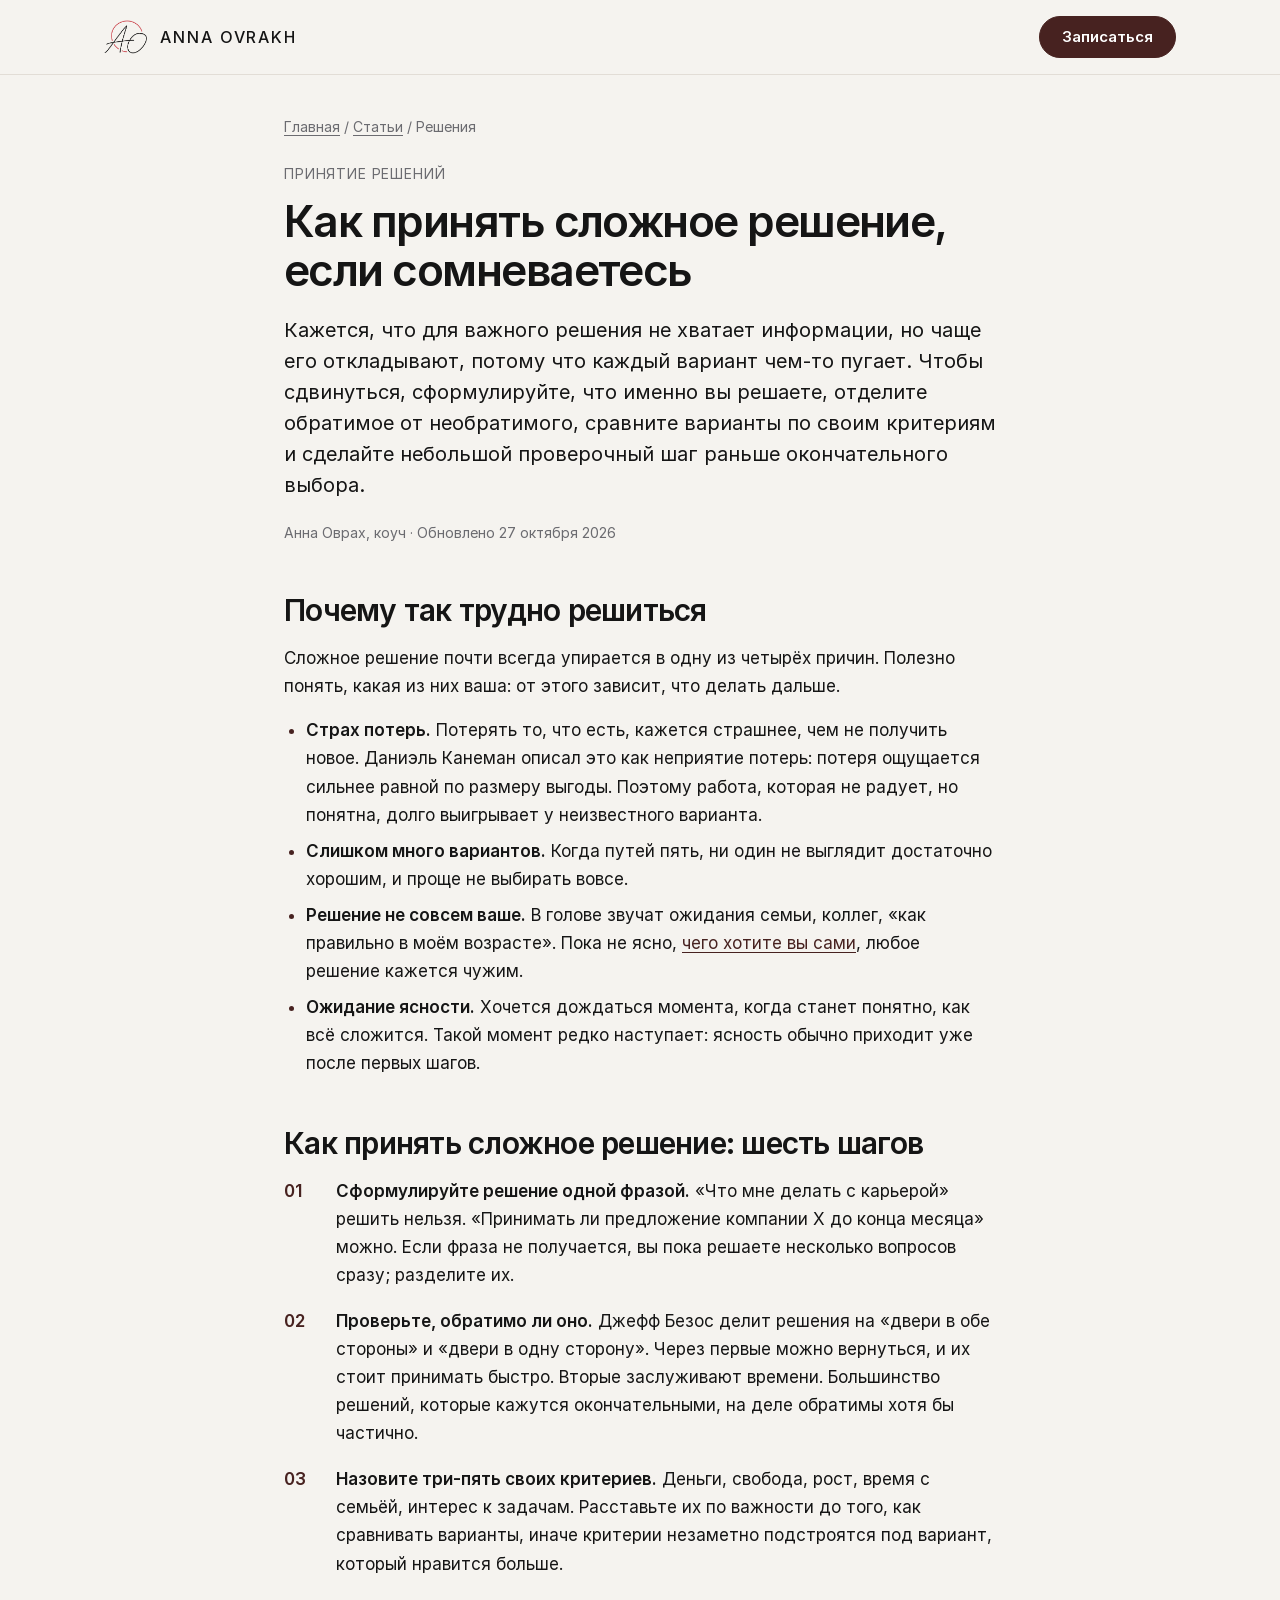
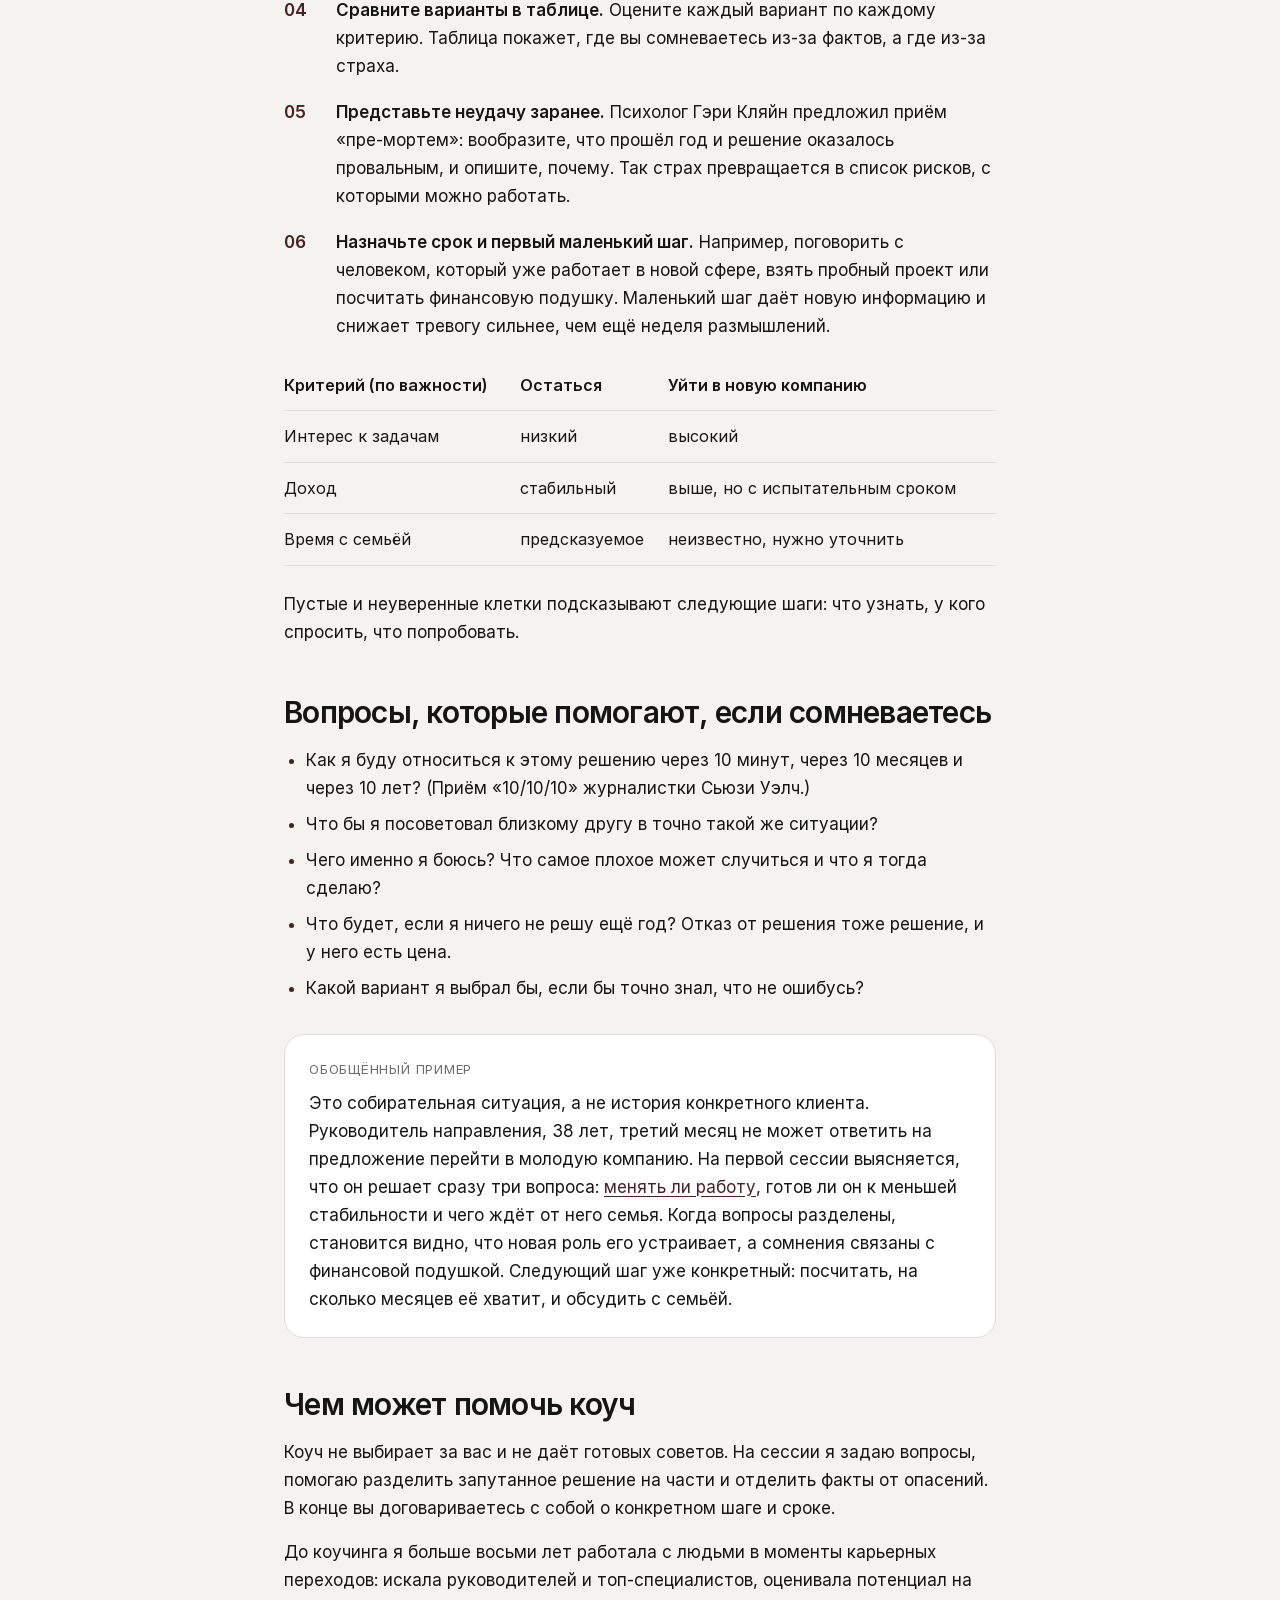
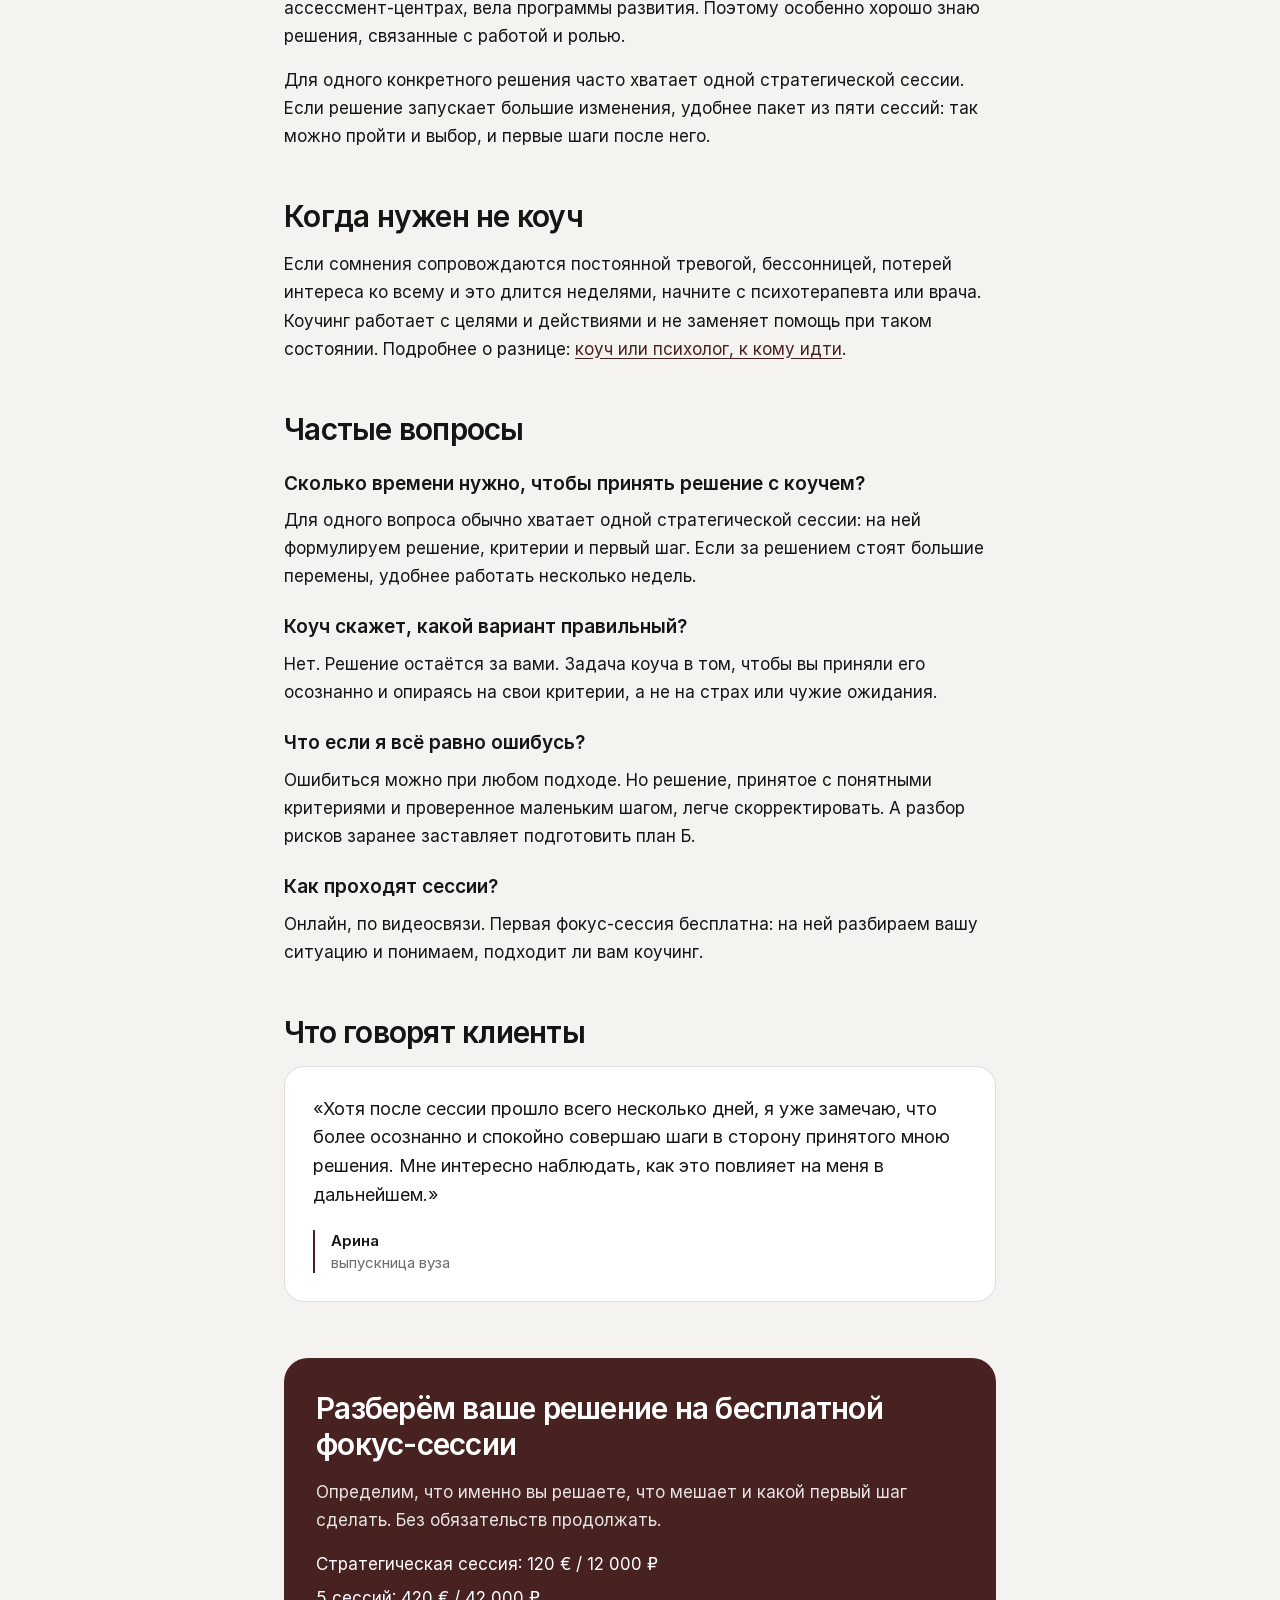
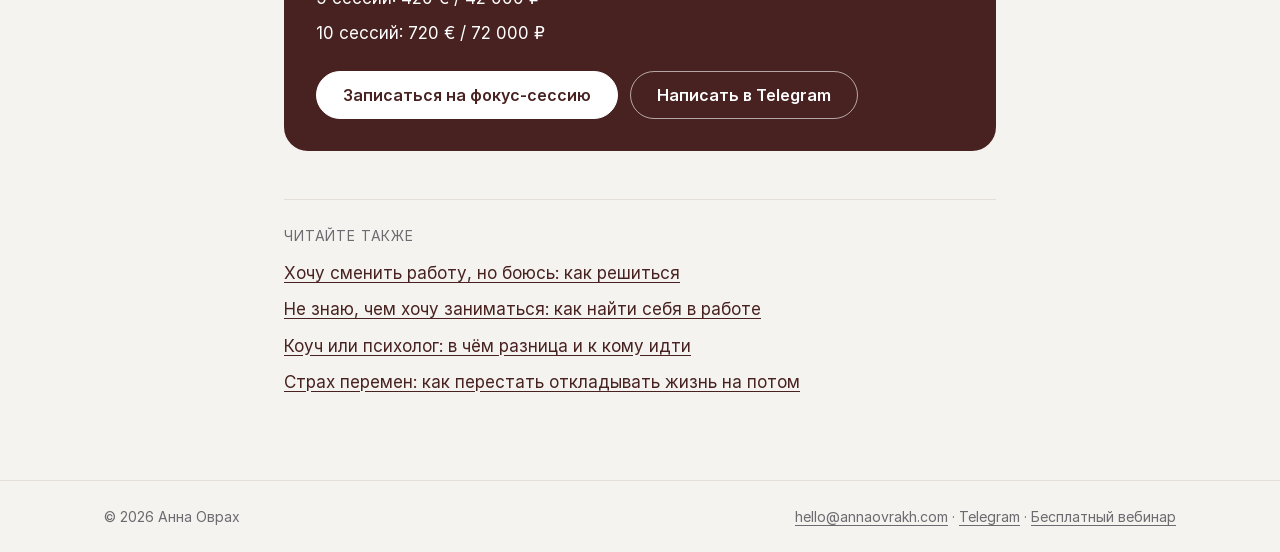
<file: kak-prinyat-reshenie/index.html>
<!doctype html>
<html lang="ru">
<head>
  <meta charset="utf-8">
  <meta name="viewport" content="width=device-width, initial-scale=1">
  <title>Как принять сложное решение, если сомневаетесь — Анна Оврах</title>
  <meta name="description" content="Почему важные решения откладываются и как их всё-таки принять: шесть шагов, вопросы для самопроверки и когда имеет смысл разобрать решение с коучем.">
  <link rel="canonical" href="https://annaovrakh.com/kak-prinyat-reshenie/">
  <meta name="robots" content="index, follow, max-image-preview:large">
  <meta property="og:type" content="article">
  <meta property="og:url" content="https://annaovrakh.com/kak-prinyat-reshenie/">
  <meta property="og:site_name" content="Анна Оврах">
  <meta property="og:locale" content="ru_RU">
  <meta property="og:title" content="Как принять сложное решение, если сомневаетесь">
  <meta property="og:description" content="Шесть шагов, вопросы для самопроверки и когда имеет смысл разобрать решение с коучем.">
  <meta property="og:image" content="https://annaovrakh.com/assets/meta/og-image.jpg">
  <meta property="og:image:width" content="1200">
  <meta property="og:image:height" content="630">
  <meta name="twitter:card" content="summary_large_image">
  <link rel="icon" href="/favicon.ico" sizes="any">
  <link rel="icon" href="/assets/meta/favicon-512.png" type="image/png" sizes="512x512">
  <link rel="apple-touch-icon" href="/assets/meta/favicon-180.png">
  <link rel="stylesheet" href="/assets/pages/pages.css">
  <script src="/assets/pages/analytics.js" defer></script>
  <script type="application/ld+json">
{
  "@context": "https://schema.org",
  "@graph": [
    {
      "@type": "Article",
      "@id": "https://annaovrakh.com/kak-prinyat-reshenie/#article",
      "headline": "Как принять сложное решение, если сомневаетесь",
      "description": "Почему важные решения откладываются и как их всё-таки принять: шесть шагов, вопросы для самопроверки и когда имеет смысл разобрать решение с коучем.",
      "inLanguage": "ru",
      "datePublished": "2026-10-20",
      "dateModified": "2026-10-27",
      "image": "https://annaovrakh.com/assets/meta/og-image.jpg",
      "mainEntityOfPage": "https://annaovrakh.com/kak-prinyat-reshenie/",
      "author": { "@type": "Person", "@id": "https://annaovrakh.com/#person", "name": "Анна Оврах", "url": "https://annaovrakh.com/" },
      "publisher": { "@id": "https://annaovrakh.com/#person" },
      "isPartOf": { "@type": "WebSite", "@id": "https://annaovrakh.com/#website", "url": "https://annaovrakh.com/", "name": "Анна Оврах" }
    },
    {
      "@type": "BreadcrumbList",
      "itemListElement": [
        { "@type": "ListItem", "position": 1, "name": "Главная", "item": "https://annaovrakh.com/" },
        { "@type": "ListItem", "position": 2, "name": "Статьи", "item": "https://annaovrakh.com/stati/" },
        { "@type": "ListItem", "position": 3, "name": "Как принять сложное решение", "item": "https://annaovrakh.com/kak-prinyat-reshenie/" }
      ]
    }
  ]
}
  </script>
</head>
<body>
  <header class="site-header">
    <div class="wrap">
      <a class="brand" href="/"><img src="/assets/images/image-9e5f11c0.png" alt="" width="44" height="34"><span>Anna Ovrakh</span></a>
      <a class="btn btn-primary btn-small" href="https://calendar.google.com/appointments/schedules/AcZssZ16t3_sUgzM_D2zGePgAix_6iRgT2di7BRcbkvkQmh9XfTxQznVhLi48Wpf-VBfK3HbGIU5erK8" target="_blank" rel="noopener">Записаться</a>
    </div>
  </header>

  <main>
    <article>
      <p class="crumbs"><a href="/">Главная</a> / <a href="/stati/">Статьи</a> / Решения</p>
      <p class="eyebrow">Принятие решений</p>
      <h1>Как принять сложное решение, если сомневаетесь</h1>
      <p class="lead">Кажется, что для важного решения не хватает информации, но чаще его откладывают, потому что каждый вариант чем-то пугает. Чтобы сдвинуться, сформулируйте, что именно вы решаете, отделите обратимое от необратимого, сравните варианты по своим критериям и сделайте небольшой проверочный шаг раньше окончательного выбора.</p>
      <p class="byline">Анна Оврах, коуч · Обновлено 27 октября 2026</p>

      <h2>Почему так трудно решиться</h2>
      <p>Сложное решение почти всегда упирается в одну из четырёх причин. Полезно понять, какая из них ваша: от этого зависит, что делать дальше.</p>
      <ul>
        <li><strong>Страх потерь.</strong> Потерять то, что есть, кажется страшнее, чем не получить новое. Даниэль Канеман описал это как неприятие потерь: потеря ощущается сильнее равной по размеру выгоды. Поэтому работа, которая не радует, но понятна, долго выигрывает у неизвестного варианта.</li>
        <li><strong>Слишком много вариантов.</strong> Когда путей пять, ни один не выглядит достаточно хорошим, и проще не выбирать вовсе.</li>
        <li><strong>Решение не совсем ваше.</strong> В голове звучат ожидания семьи, коллег, «как правильно в моём возрасте». Пока не ясно, <a href="/kak-najti-sebya/">чего хотите вы сами</a>, любое решение кажется чужим.</li>
        <li><strong>Ожидание ясности.</strong> Хочется дождаться момента, когда станет понятно, как всё сложится. Такой момент редко наступает: ясность обычно приходит уже после первых шагов.</li>
      </ul>

      <h2>Как принять сложное решение: шесть шагов</h2>
      <ol class="steps">
        <li><strong>Сформулируйте решение одной фразой.</strong> «Что мне делать с карьерой» решить нельзя. «Принимать ли предложение компании Х до конца месяца» можно. Если фраза не получается, вы пока решаете несколько вопросов сразу; разделите их.</li>
        <li><strong>Проверьте, обратимо ли оно.</strong> Джефф Безос делит решения на «двери в обе стороны» и «двери в одну сторону». Через первые можно вернуться, и их стоит принимать быстро. Вторые заслуживают времени. Большинство решений, которые кажутся окончательными, на деле обратимы хотя бы частично.</li>
        <li><strong>Назовите три-пять своих критериев.</strong> Деньги, свобода, рост, время с семьёй, интерес к задачам. Расставьте их по важности до того, как сравнивать варианты, иначе критерии незаметно подстроятся под вариант, который нравится больше.</li>
        <li><strong>Сравните варианты в таблице.</strong> Оцените каждый вариант по каждому критерию. Таблица покажет, где вы сомневаетесь из-за фактов, а где из-за страха.</li>
        <li><strong>Представьте неудачу заранее.</strong> Психолог Гэри Кляйн предложил приём «пре-мортем»: вообразите, что прошёл год и решение оказалось провальным, и опишите, почему. Так страх превращается в список рисков, с которыми можно работать.</li>
        <li><strong>Назначьте срок и первый маленький шаг.</strong> Например, поговорить с человеком, который уже работает в новой сфере, взять пробный проект или посчитать финансовую подушку. Маленький шаг даёт новую информацию и снижает тревогу сильнее, чем ещё неделя размышлений.</li>
      </ol>

      <div class="table-scroll">
        <table>
          <thead><tr><th>Критерий (по важности)</th><th>Остаться</th><th>Уйти в новую компанию</th></tr></thead>
          <tbody>
            <tr><td>Интерес к задачам</td><td>низкий</td><td>высокий</td></tr>
            <tr><td>Доход</td><td>стабильный</td><td>выше, но с испытательным сроком</td></tr>
            <tr><td>Время с семьёй</td><td>предсказуемое</td><td>неизвестно, нужно уточнить</td></tr>
          </tbody>
        </table>
      </div>
      <p>Пустые и неуверенные клетки подсказывают следующие шаги: что узнать, у кого спросить, что попробовать.</p>

      <h2>Вопросы, которые помогают, если сомневаетесь</h2>
      <ul>
        <li>Как я буду относиться к этому решению через 10 минут, через 10 месяцев и через 10 лет? (Приём «10/10/10» журналистки Сьюзи Уэлч.)</li>
        <li>Что бы я посоветовал близкому другу в точно такой же ситуации?</li>
        <li>Чего именно я боюсь? Что самое плохое может случиться и что я тогда сделаю?</li>
        <li>Что будет, если я ничего не решу ещё год? Отказ от решения тоже решение, и у него есть цена.</li>
        <li>Какой вариант я выбрал бы, если бы точно знал, что не ошибусь?</li>
      </ul>

      <div class="callout">
        <p class="label">Обобщённый пример</p>
        <p>Это собирательная ситуация, а не история конкретного клиента. Руководитель направления, 38 лет, третий месяц не может ответить на предложение перейти в молодую компанию. На первой сессии выясняется, что он решает сразу три вопроса: <a href="/hochu-smenit-rabotu/">менять ли работу</a>, готов ли он к меньшей стабильности и чего ждёт от него семья. Когда вопросы разделены, становится видно, что новая роль его устраивает, а сомнения связаны с финансовой подушкой. Следующий шаг уже конкретный: посчитать, на сколько месяцев её хватит, и обсудить с семьёй.</p>
      </div>

      <h2>Чем может помочь коуч</h2>
      <p>Коуч не выбирает за вас и не даёт готовых советов. На сессии я задаю вопросы, помогаю разделить запутанное решение на части и отделить факты от опасений. В конце вы договариваетесь с собой о конкретном шаге и сроке.</p>
      <p>До коучинга я больше восьми лет работала с людьми в моменты карьерных переходов: искала руководителей и топ-специалистов, оценивала потенциал на ассессмент-центрах, вела программы развития. Поэтому особенно хорошо знаю решения, связанные с работой и ролью.</p>
      <p>Для одного конкретного решения часто хватает одной стратегической сессии. Если решение запускает большие изменения, удобнее пакет из пяти сессий: так можно пройти и выбор, и первые шаги после него.</p>

      <h2>Когда нужен не коуч</h2>
      <p>Если сомнения сопровождаются постоянной тревогой, бессонницей, потерей интереса ко всему и это длится неделями, начните с психотерапевта или врача. Коучинг работает с целями и действиями и не заменяет помощь при таком состоянии. Подробнее о разнице: <a href="/kouch-ili-psiholog/">коуч или психолог, к кому идти</a>.</p>

      <section class="faq">
        <h2>Частые вопросы</h2>
        <h3>Сколько времени нужно, чтобы принять решение с коучем?</h3>
        <p>Для одного вопроса обычно хватает одной стратегической сессии: на ней формулируем решение, критерии и первый шаг. Если за решением стоят большие перемены, удобнее работать несколько недель.</p>
        <h3>Коуч скажет, какой вариант правильный?</h3>
        <p>Нет. Решение остаётся за вами. Задача коуча в том, чтобы вы приняли его осознанно и опираясь на свои критерии, а не на страх или чужие ожидания.</p>
        <h3>Что если я всё равно ошибусь?</h3>
        <p>Ошибиться можно при любом подходе. Но решение, принятое с понятными критериями и проверенное маленьким шагом, легче скорректировать. А разбор рисков заранее заставляет подготовить план Б.</p>
        <h3>Как проходят сессии?</h3>
        <p>Онлайн, по видеосвязи. Первая фокус-сессия бесплатна: на ней разбираем вашу ситуацию и понимаем, подходит ли вам коучинг.</p>
      </section>

      <section class="review">
        <h2>Что говорят клиенты</h2>
        <figure>
          <blockquote>
            <p>«Хотя после сессии прошло всего несколько дней, я уже замечаю, что более осознанно и спокойно совершаю шаги в сторону принятого мною решения. Мне интересно наблюдать, как это повлияет на меня в дальнейшем.»</p>
          </blockquote>
          <figcaption><span class="review-name">Арина</span> <span class="review-role">выпускница вуза</span></figcaption>
        </figure>
      </section>

      <section class="cta">
        <h2>Разберём ваше решение на бесплатной фокус-сессии</h2>
        <p>Определим, что именно вы решаете, что мешает и какой первый шаг сделать. Без обязательств продолжать.</p>
        <ul class="prices">
          <li>Стратегическая сессия: 120 € / 12 000 ₽</li>
          <li>5 сессий: 420 € / 42 000 ₽</li>
          <li>10 сессий: 720 € / 72 000 ₽</li>
        </ul>
        <div class="actions">
          <a class="btn btn-primary" href="https://calendar.google.com/appointments/schedules/AcZssZ16t3_sUgzM_D2zGePgAix_6iRgT2di7BRcbkvkQmh9XfTxQznVhLi48Wpf-VBfK3HbGIU5erK8" target="_blank" rel="noopener">Записаться на фокус-сессию</a>
          <a class="btn btn-ghost" href="https://t.me/AnnaOvrakh" target="_blank" rel="noopener">Написать в Telegram</a>
        </div>
      </section>

      <nav class="related" aria-label="Другие материалы">
        <p class="eyebrow">Читайте также</p>
        <ul>
          <li><a href="/hochu-smenit-rabotu/">Хочу сменить работу, но боюсь: как решиться</a></li>
          <li><a href="/kak-najti-sebya/">Не знаю, чем хочу заниматься: как найти себя в работе</a></li>
          <li><a href="/kouch-ili-psiholog/">Коуч или психолог: в чём разница и к кому идти</a></li>
          <li><a href="/strah-peremen/">Страх перемен: как перестать откладывать жизнь на потом</a></li>
        </ul>
      </nav>
    </article>
  </main>

  <footer class="site-footer">
    <div class="wrap">
      <span>© 2026 Анна Оврах</span>
      <span><a href="mailto:hello@annaovrakh.com">hello@annaovrakh.com</a> · <a href="https://t.me/AnnaOvrakh" target="_blank" rel="noopener">Telegram</a> · <a href="/webinar/">Бесплатный вебинар</a></span>
    </div>
  </footer>
</body>
</html>
</file>
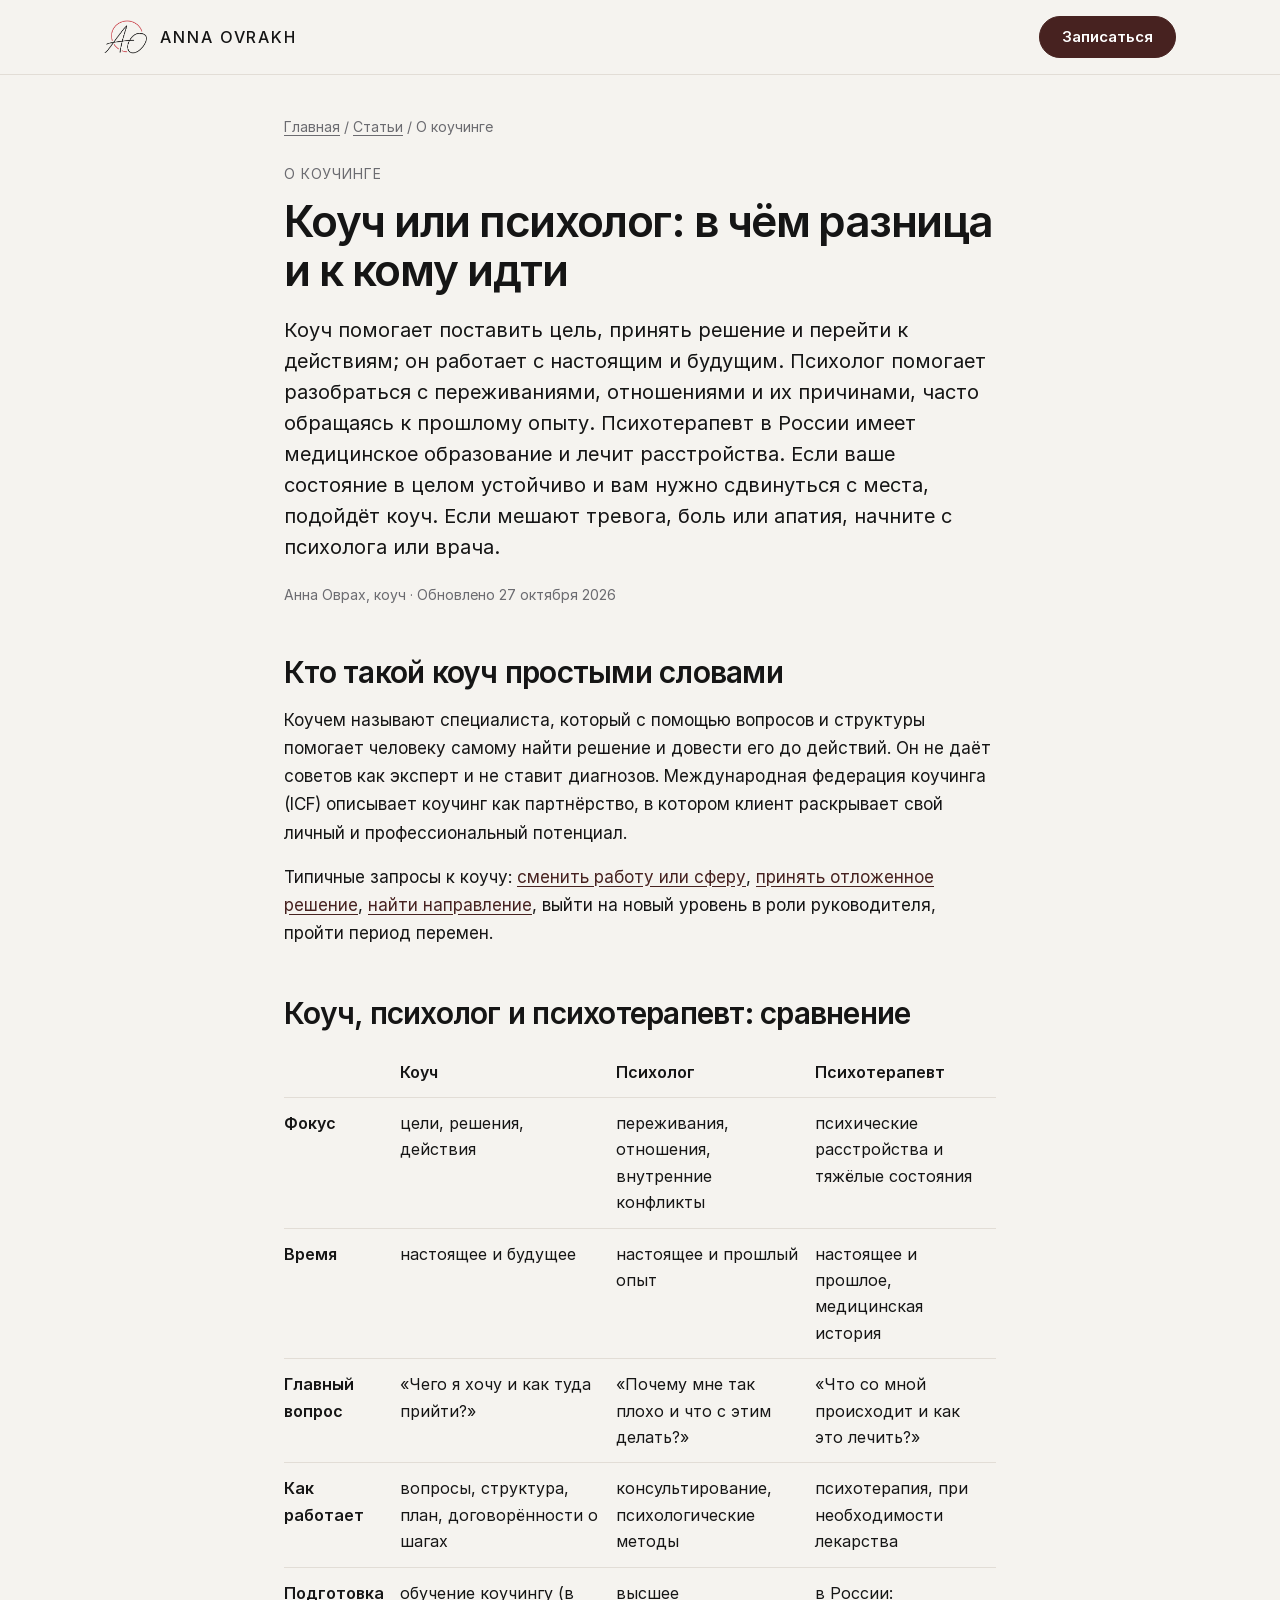
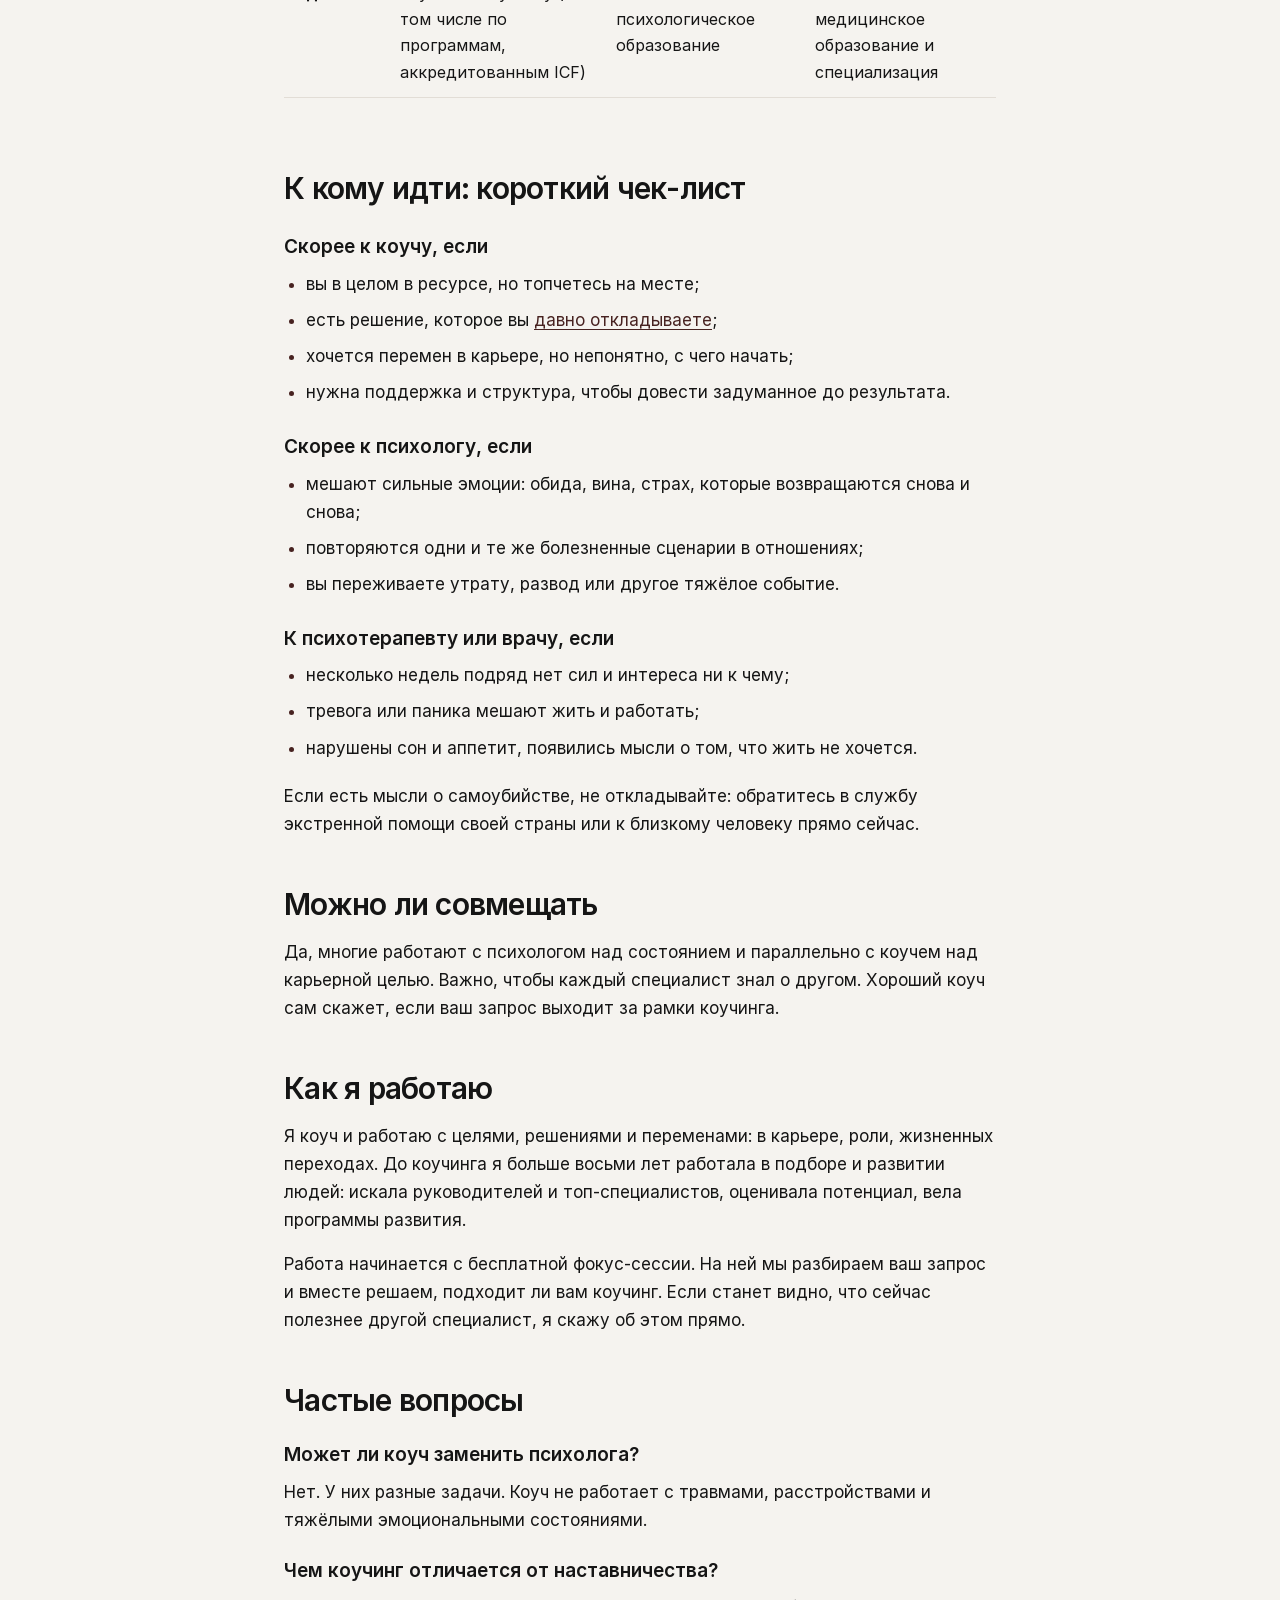
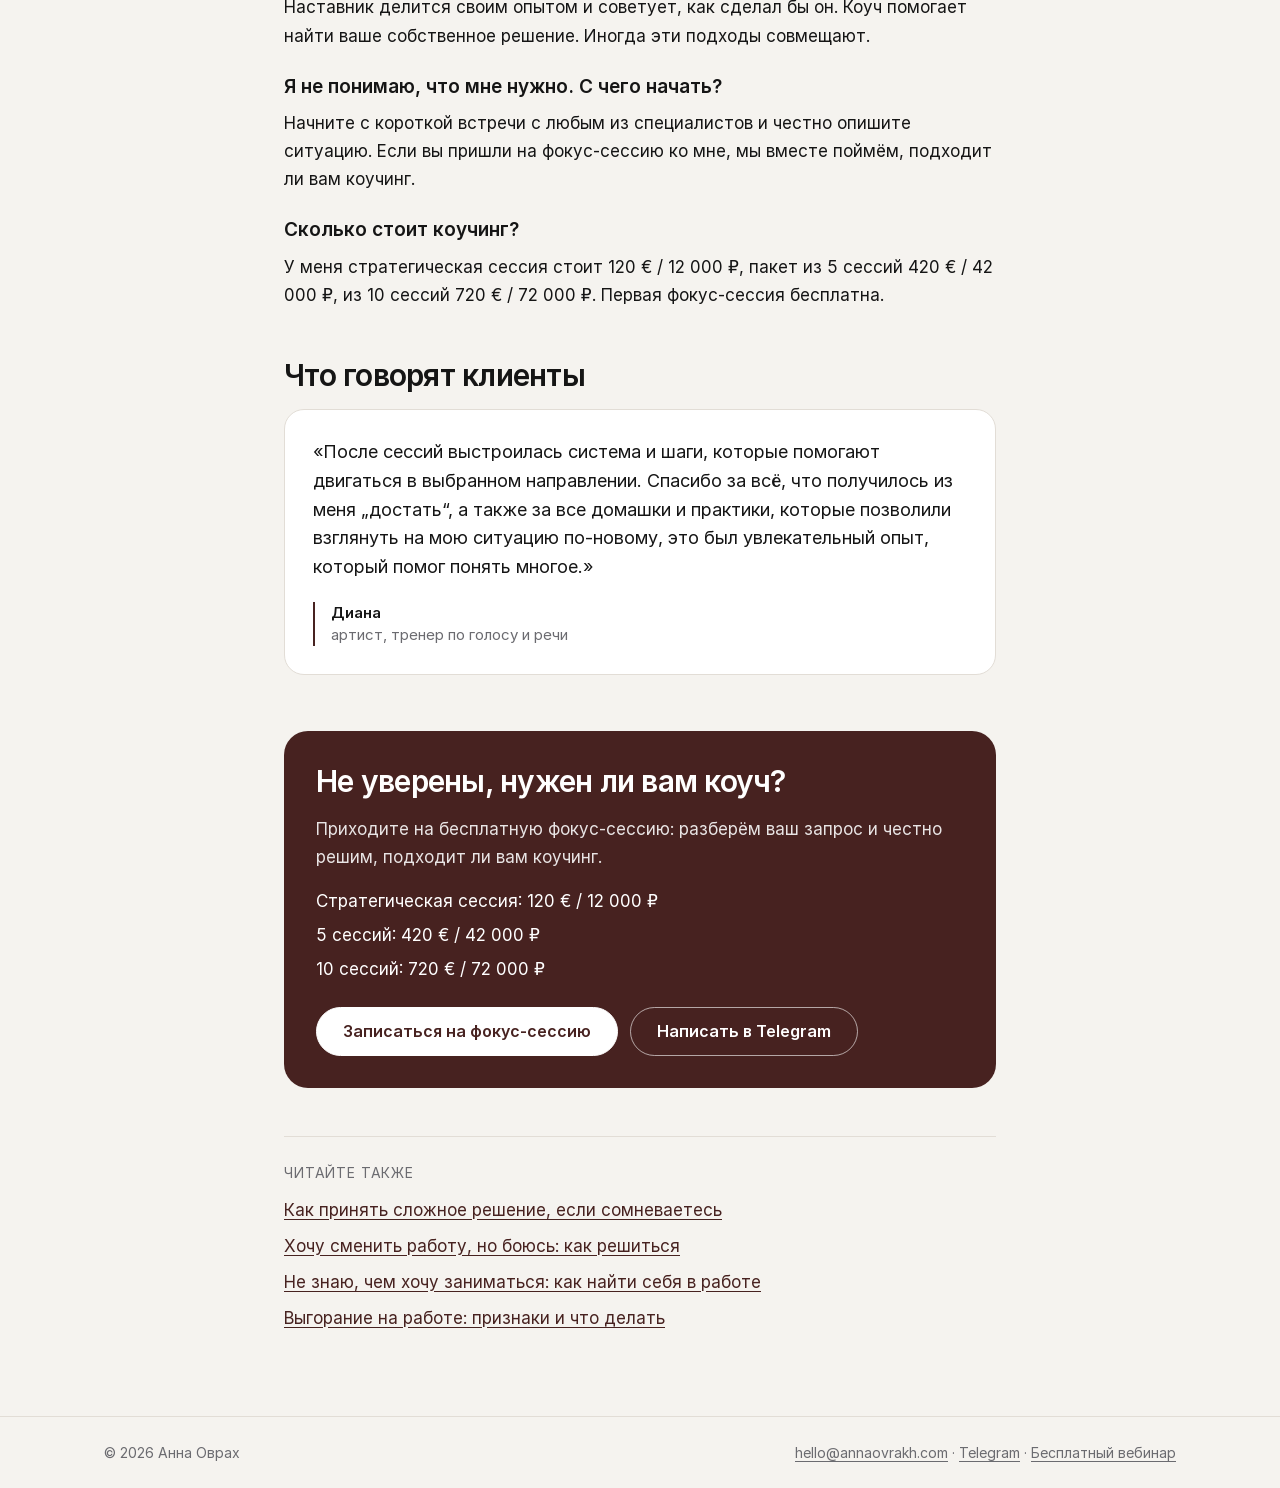
<file: kouch-ili-psiholog/index.html>
<!doctype html>
<html lang="ru">
<head>
  <meta charset="utf-8">
  <meta name="viewport" content="width=device-width, initial-scale=1">
  <title>Коуч или психолог: в чём разница и к кому идти — Анна Оврах</title>
  <meta name="description" content="Чем коуч отличается от психолога и психотерапевта, с какими запросами идти к каждому и как понять, что нужно вам. Сравнительная таблица и чек-лист.">
  <link rel="canonical" href="https://annaovrakh.com/kouch-ili-psiholog/">
  <meta name="robots" content="index, follow, max-image-preview:large">
  <meta property="og:type" content="article">
  <meta property="og:url" content="https://annaovrakh.com/kouch-ili-psiholog/">
  <meta property="og:site_name" content="Анна Оврах">
  <meta property="og:locale" content="ru_RU">
  <meta property="og:title" content="Коуч или психолог: в чём разница и к кому идти">
  <meta property="og:description" content="Сравнительная таблица и чек-лист: с чем идти к коучу, психологу и психотерапевту.">
  <meta property="og:image" content="https://annaovrakh.com/assets/meta/og-image.jpg">
  <meta property="og:image:width" content="1200">
  <meta property="og:image:height" content="630">
  <meta name="twitter:card" content="summary_large_image">
  <link rel="icon" href="/favicon.ico" sizes="any">
  <link rel="icon" href="/assets/meta/favicon-512.png" type="image/png" sizes="512x512">
  <link rel="apple-touch-icon" href="/assets/meta/favicon-180.png">
  <link rel="stylesheet" href="/assets/pages/pages.css">
  <script src="/assets/pages/analytics.js" defer></script>
  <script type="application/ld+json">
{
  "@context": "https://schema.org",
  "@graph": [
    {
      "@type": "Article",
      "@id": "https://annaovrakh.com/kouch-ili-psiholog/#article",
      "headline": "Коуч или психолог: в чём разница и к кому идти",
      "description": "Чем коуч отличается от психолога и психотерапевта, с какими запросами идти к каждому и как понять, что нужно вам. Сравнительная таблица и чек-лист.",
      "inLanguage": "ru",
      "datePublished": "2026-10-20",
      "dateModified": "2026-10-27",
      "image": "https://annaovrakh.com/assets/meta/og-image.jpg",
      "mainEntityOfPage": "https://annaovrakh.com/kouch-ili-psiholog/",
      "author": { "@type": "Person", "@id": "https://annaovrakh.com/#person", "name": "Анна Оврах", "url": "https://annaovrakh.com/" },
      "publisher": { "@id": "https://annaovrakh.com/#person" },
      "isPartOf": { "@type": "WebSite", "@id": "https://annaovrakh.com/#website", "url": "https://annaovrakh.com/", "name": "Анна Оврах" }
    },
    {
      "@type": "BreadcrumbList",
      "itemListElement": [
        { "@type": "ListItem", "position": 1, "name": "Главная", "item": "https://annaovrakh.com/" },
        { "@type": "ListItem", "position": 2, "name": "Статьи", "item": "https://annaovrakh.com/stati/" },
        { "@type": "ListItem", "position": 3, "name": "Коуч или психолог", "item": "https://annaovrakh.com/kouch-ili-psiholog/" }
      ]
    }
  ]
}
  </script>
</head>
<body>
  <header class="site-header">
    <div class="wrap">
      <a class="brand" href="/"><img src="/assets/images/image-9e5f11c0.png" alt="" width="44" height="34"><span>Anna Ovrakh</span></a>
      <a class="btn btn-primary btn-small" href="https://calendar.google.com/appointments/schedules/AcZssZ16t3_sUgzM_D2zGePgAix_6iRgT2di7BRcbkvkQmh9XfTxQznVhLi48Wpf-VBfK3HbGIU5erK8" target="_blank" rel="noopener">Записаться</a>
    </div>
  </header>

  <main>
    <article>
      <p class="crumbs"><a href="/">Главная</a> / <a href="/stati/">Статьи</a> / О коучинге</p>
      <p class="eyebrow">О коучинге</p>
      <h1>Коуч или психолог: в чём разница и к кому идти</h1>
      <p class="lead">Коуч помогает поставить цель, принять решение и перейти к действиям; он работает с настоящим и будущим. Психолог помогает разобраться с переживаниями, отношениями и их причинами, часто обращаясь к прошлому опыту. Психотерапевт в России имеет медицинское образование и лечит расстройства. Если ваше состояние в целом устойчиво и вам нужно сдвинуться с места, подойдёт коуч. Если мешают тревога, боль или апатия, начните с психолога или врача.</p>
      <p class="byline">Анна Оврах, коуч · Обновлено 27 октября 2026</p>

      <h2>Кто такой коуч простыми словами</h2>
      <p>Коучем называют специалиста, который с помощью вопросов и структуры помогает человеку самому найти решение и довести его до действий. Он не даёт советов как эксперт и не ставит диагнозов. Международная федерация коучинга (ICF) описывает коучинг как партнёрство, в котором клиент раскрывает свой личный и профессиональный потенциал.</p>
      <p>Типичные запросы к коучу: <a href="/hochu-smenit-rabotu/">сменить работу или сферу</a>, <a href="/kak-prinyat-reshenie/">принять отложенное решение</a>, <a href="/kak-najti-sebya/">найти направление</a>, выйти на новый уровень в роли руководителя, пройти период перемен.</p>

      <h2>Коуч, психолог и психотерапевт: сравнение</h2>
      <div class="table-scroll">
        <table>
          <thead><tr><th></th><th>Коуч</th><th>Психолог</th><th>Психотерапевт</th></tr></thead>
          <tbody>
            <tr><td><strong>Фокус</strong></td><td>цели, решения, действия</td><td>переживания, отношения, внутренние конфликты</td><td>психические расстройства и тяжёлые состояния</td></tr>
            <tr><td><strong>Время</strong></td><td>настоящее и будущее</td><td>настоящее и прошлый опыт</td><td>настоящее и прошлое, медицинская история</td></tr>
            <tr><td><strong>Главный вопрос</strong></td><td>«Чего я хочу и как туда прийти?»</td><td>«Почему мне так плохо и что с этим делать?»</td><td>«Что со мной происходит и как это лечить?»</td></tr>
            <tr><td><strong>Как работает</strong></td><td>вопросы, структура, план, договорённости о шагах</td><td>консультирование, психологические методы</td><td>психотерапия, при необходимости лекарства</td></tr>
            <tr><td><strong>Подготовка</strong></td><td>обучение коучингу (в том числе по программам, аккредитованным ICF)</td><td>высшее психологическое образование</td><td>в России: медицинское образование и специализация</td></tr>
          </tbody>
        </table>
      </div>

      <h2>К кому идти: короткий чек-лист</h2>
      <h3>Скорее к коучу, если</h3>
      <ul>
        <li>вы в целом в ресурсе, но топчетесь на месте;</li>
        <li>есть решение, которое вы <a href="/strah-peremen/">давно откладываете</a>;</li>
        <li>хочется перемен в карьере, но непонятно, с чего начать;</li>
        <li>нужна поддержка и структура, чтобы довести задуманное до результата.</li>
      </ul>
      <h3>Скорее к психологу, если</h3>
      <ul>
        <li>мешают сильные эмоции: обида, вина, страх, которые возвращаются снова и снова;</li>
        <li>повторяются одни и те же болезненные сценарии в отношениях;</li>
        <li>вы переживаете утрату, развод или другое тяжёлое событие.</li>
      </ul>
      <h3>К психотерапевту или врачу, если</h3>
      <ul>
        <li>несколько недель подряд нет сил и интереса ни к чему;</li>
        <li>тревога или паника мешают жить и работать;</li>
        <li>нарушены сон и аппетит, появились мысли о том, что жить не хочется.</li>
      </ul>
      <p>Если есть мысли о самоубийстве, не откладывайте: обратитесь в службу экстренной помощи своей страны или к близкому человеку прямо сейчас.</p>

      <h2>Можно ли совмещать</h2>
      <p>Да, многие работают с психологом над состоянием и параллельно с коучем над карьерной целью. Важно, чтобы каждый специалист знал о другом. Хороший коуч сам скажет, если ваш запрос выходит за рамки коучинга.</p>

      <h2>Как я работаю</h2>
      <p>Я коуч и работаю с целями, решениями и переменами: в карьере, роли, жизненных переходах. До коучинга я больше восьми лет работала в подборе и развитии людей: искала руководителей и топ-специалистов, оценивала потенциал, вела программы развития.</p>
      <p>Работа начинается с бесплатной фокус-сессии. На ней мы разбираем ваш запрос и вместе решаем, подходит ли вам коучинг. Если станет видно, что сейчас полезнее другой специалист, я скажу об этом прямо.</p>

      <section class="faq">
        <h2>Частые вопросы</h2>
        <h3>Может ли коуч заменить психолога?</h3>
        <p>Нет. У них разные задачи. Коуч не работает с травмами, расстройствами и тяжёлыми эмоциональными состояниями.</p>
        <h3>Чем коучинг отличается от наставничества?</h3>
        <p>Наставник делится своим опытом и советует, как сделал бы он. Коуч помогает найти ваше собственное решение. Иногда эти подходы совмещают.</p>
        <h3>Я не понимаю, что мне нужно. С чего начать?</h3>
        <p>Начните с короткой встречи с любым из специалистов и честно опишите ситуацию. Если вы пришли на фокус-сессию ко мне, мы вместе поймём, подходит ли вам коучинг.</p>
        <h3>Сколько стоит коучинг?</h3>
        <p>У меня стратегическая сессия стоит 120 € / 12 000 ₽, пакет из 5 сессий 420 € / 42 000 ₽, из 10 сессий 720 € / 72 000 ₽. Первая фокус-сессия бесплатна.</p>
      </section>

      <section class="review">
        <h2>Что говорят клиенты</h2>
        <figure>
          <blockquote>
            <p>«После сессий выстроилась система и шаги, которые помогают двигаться в выбранном направлении. Спасибо за всё, что получилось из меня „достать“, а также за все домашки и практики, которые позволили взглянуть на мою ситуацию по-новому, это был увлекательный опыт, который помог понять многое.»</p>
          </blockquote>
          <figcaption><span class="review-name">Диана</span> <span class="review-role">артист, тренер по голосу и речи</span></figcaption>
        </figure>
      </section>

      <section class="cta">
        <h2>Не уверены, нужен ли вам коуч?</h2>
        <p>Приходите на бесплатную фокус-сессию: разберём ваш запрос и честно решим, подходит ли вам коучинг.</p>
        <ul class="prices">
          <li>Стратегическая сессия: 120 € / 12 000 ₽</li>
          <li>5 сессий: 420 € / 42 000 ₽</li>
          <li>10 сессий: 720 € / 72 000 ₽</li>
        </ul>
        <div class="actions">
          <a class="btn btn-primary" href="https://calendar.google.com/appointments/schedules/AcZssZ16t3_sUgzM_D2zGePgAix_6iRgT2di7BRcbkvkQmh9XfTxQznVhLi48Wpf-VBfK3HbGIU5erK8" target="_blank" rel="noopener">Записаться на фокус-сессию</a>
          <a class="btn btn-ghost" href="https://t.me/AnnaOvrakh" target="_blank" rel="noopener">Написать в Telegram</a>
        </div>
      </section>

      <nav class="related" aria-label="Другие материалы">
        <p class="eyebrow">Читайте также</p>
        <ul>
          <li><a href="/kak-prinyat-reshenie/">Как принять сложное решение, если сомневаетесь</a></li>
          <li><a href="/hochu-smenit-rabotu/">Хочу сменить работу, но боюсь: как решиться</a></li>
          <li><a href="/kak-najti-sebya/">Не знаю, чем хочу заниматься: как найти себя в работе</a></li>
          <li><a href="/vygoranie-na-rabote/">Выгорание на работе: признаки и что делать</a></li>
        </ul>
      </nav>
    </article>
  </main>

  <footer class="site-footer">
    <div class="wrap">
      <span>© 2026 Анна Оврах</span>
      <span><a href="mailto:hello@annaovrakh.com">hello@annaovrakh.com</a> · <a href="https://t.me/AnnaOvrakh" target="_blank" rel="noopener">Telegram</a> · <a href="/webinar/">Бесплатный вебинар</a></span>
    </div>
  </footer>
</body>
</html>
</file>
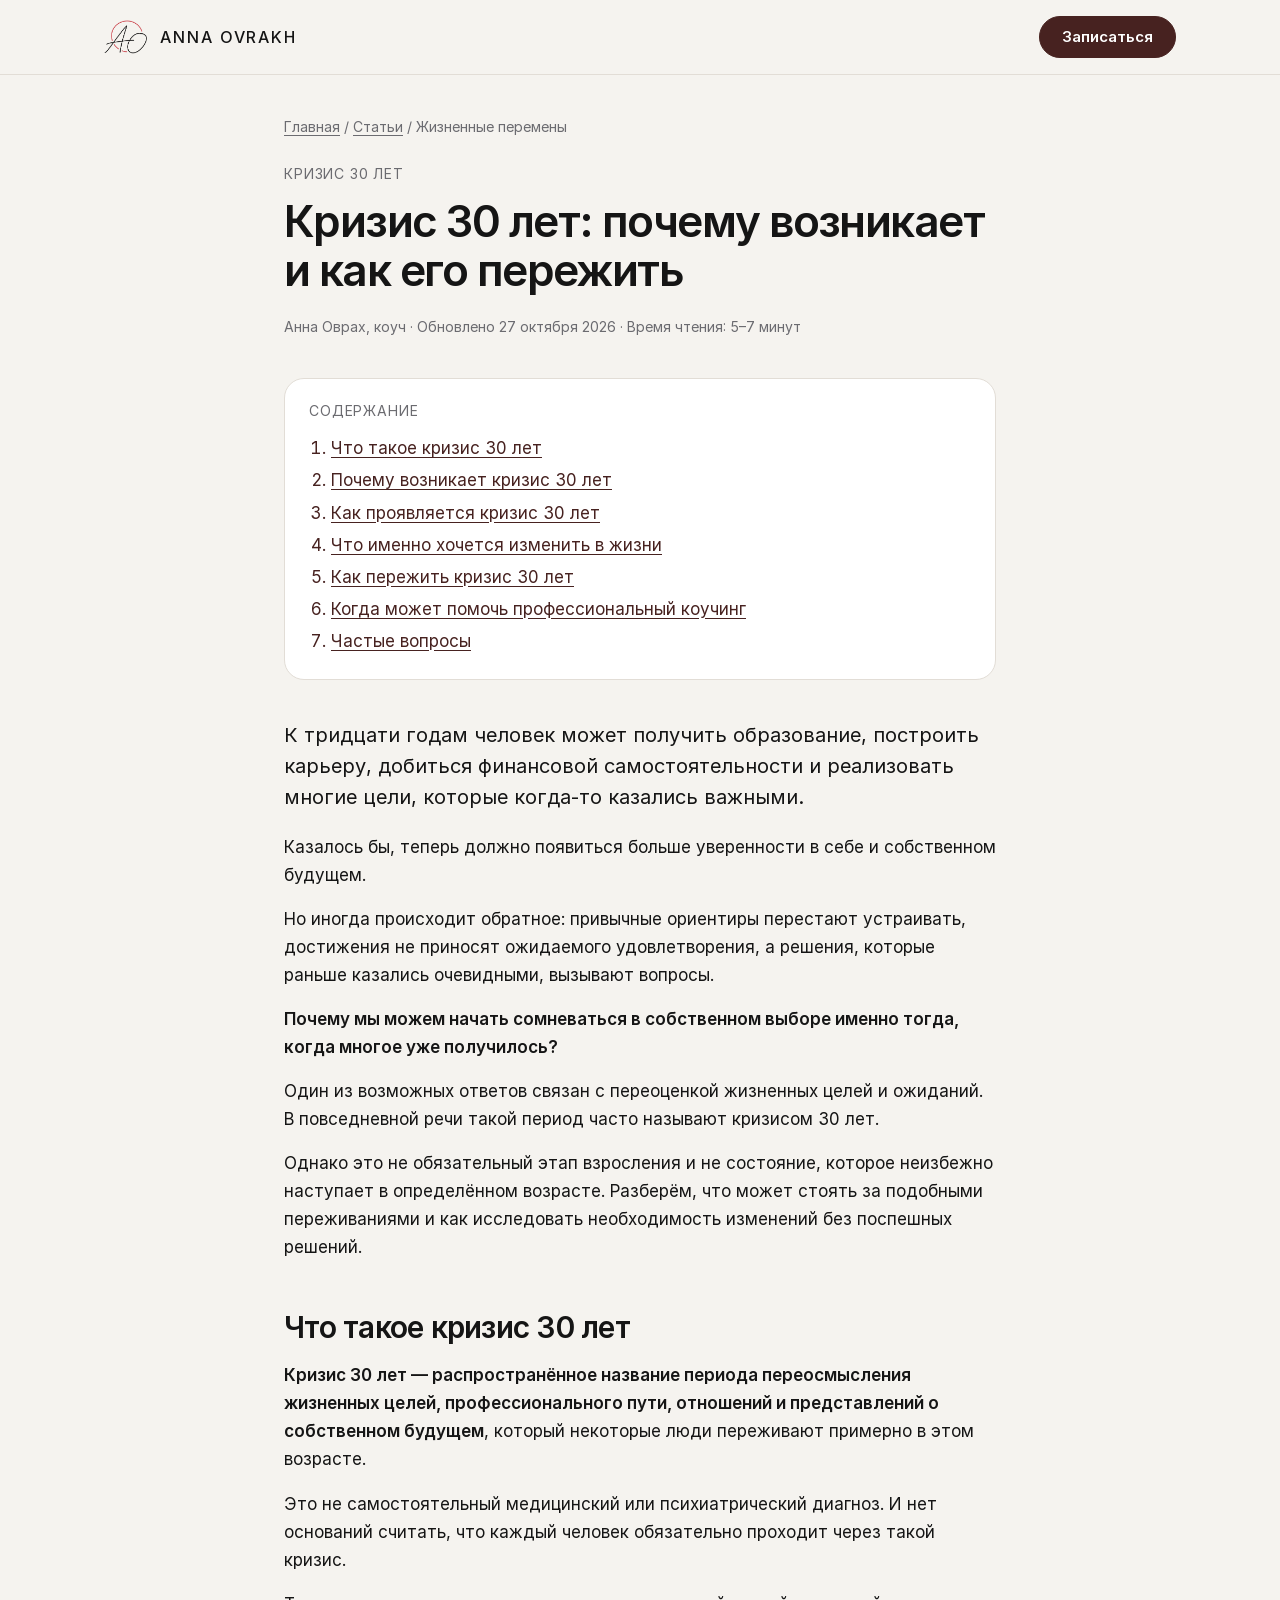
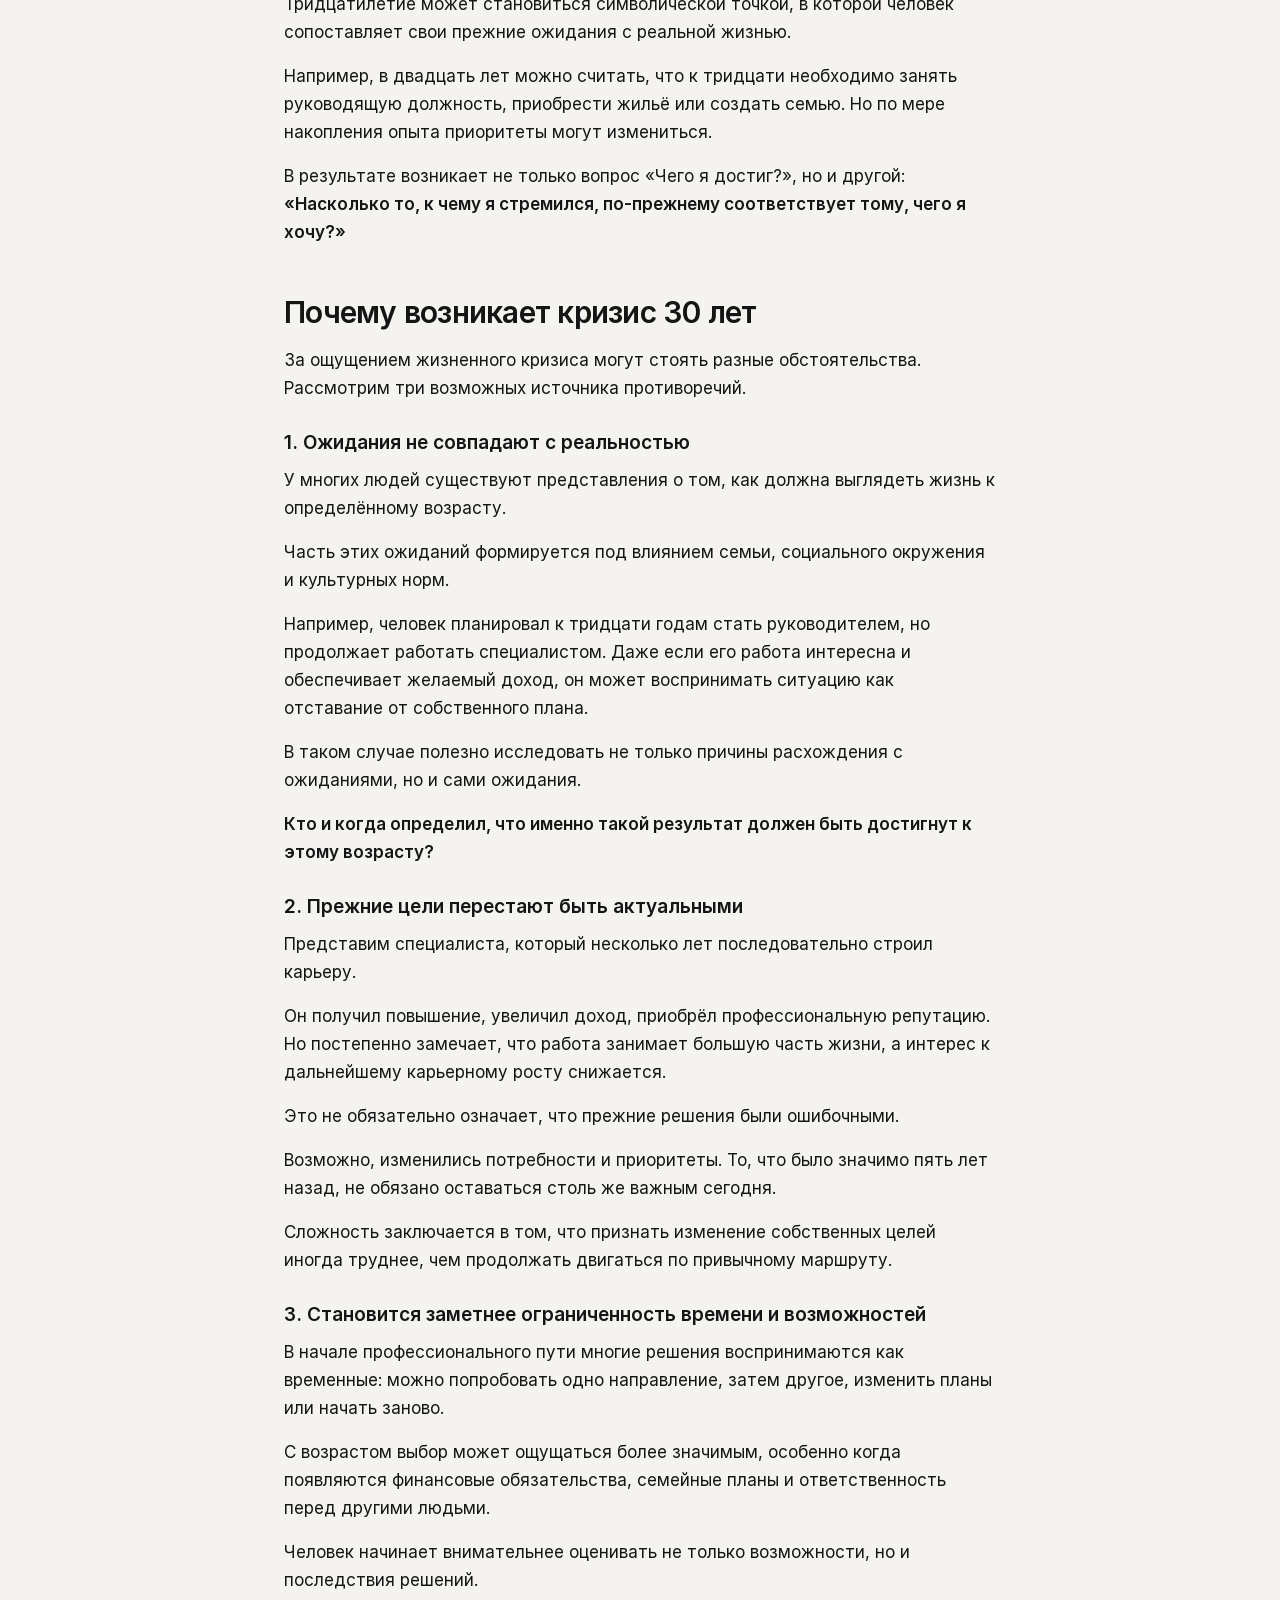
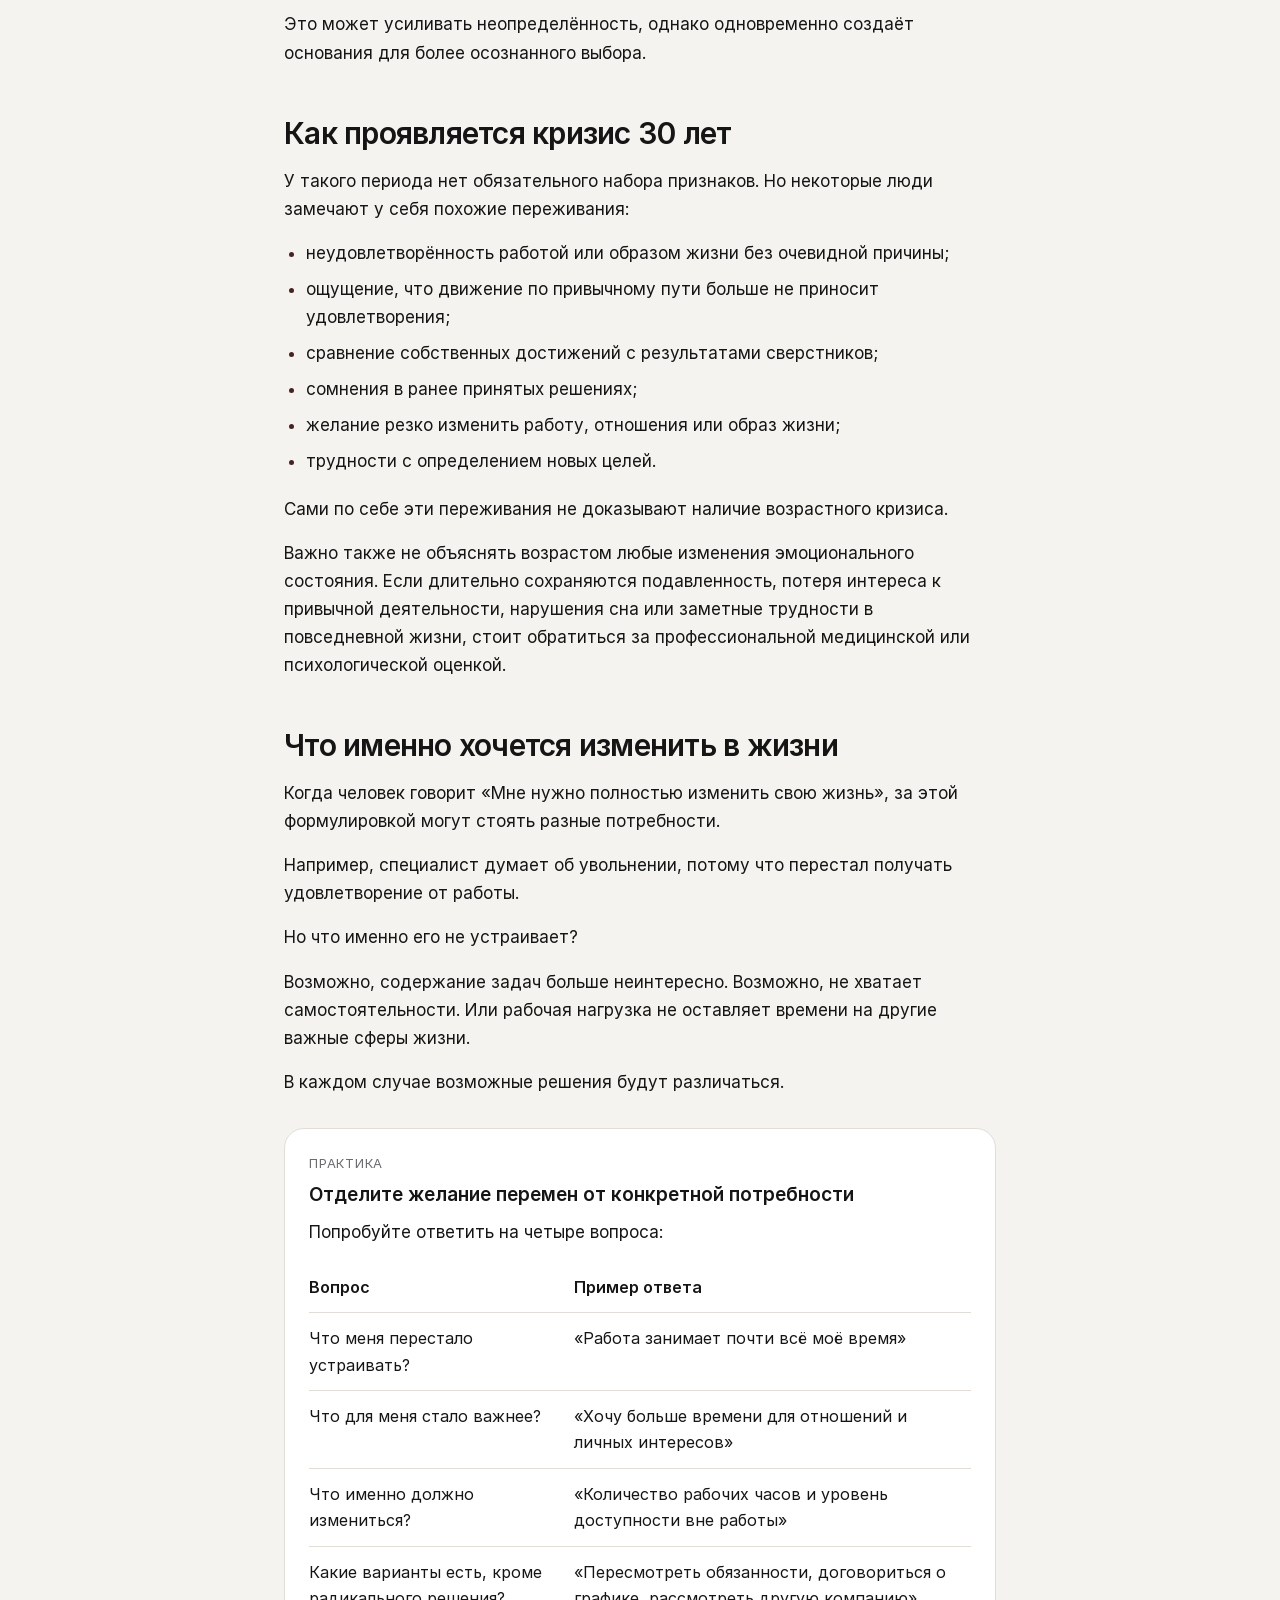
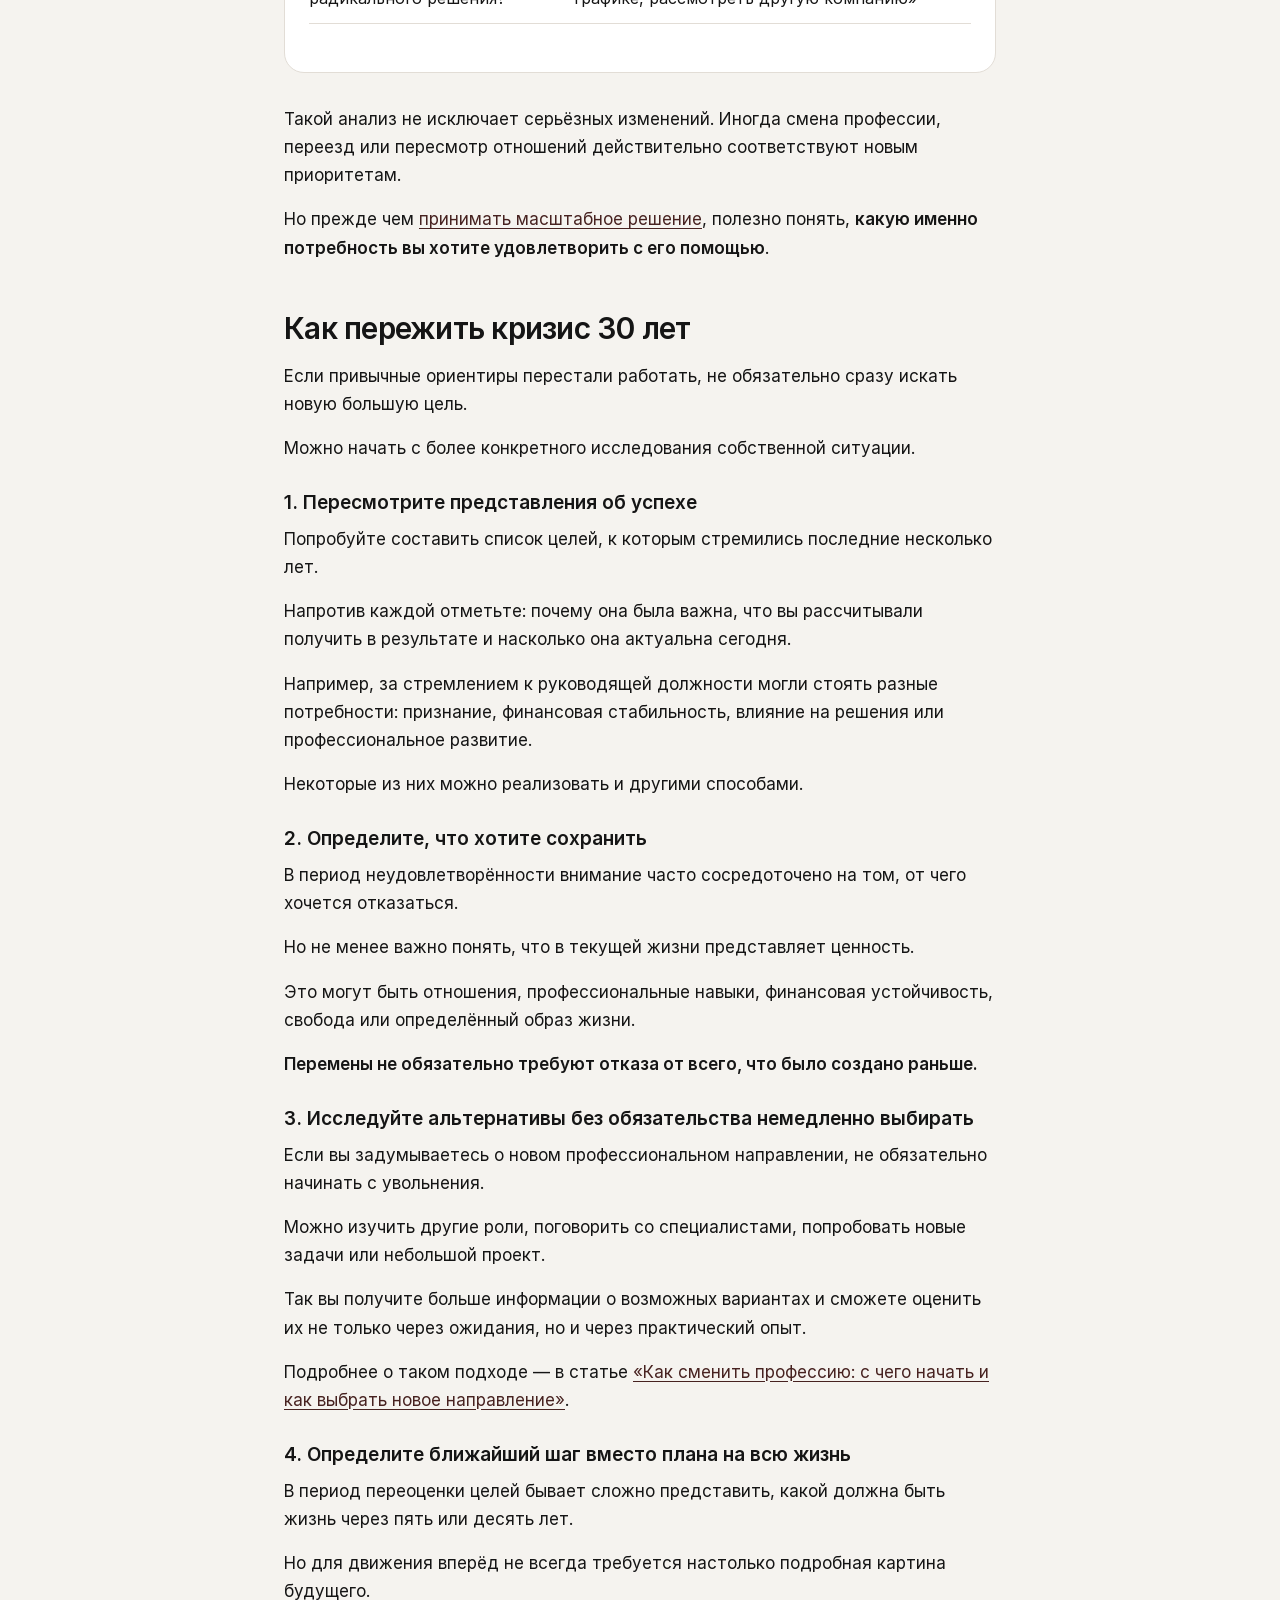
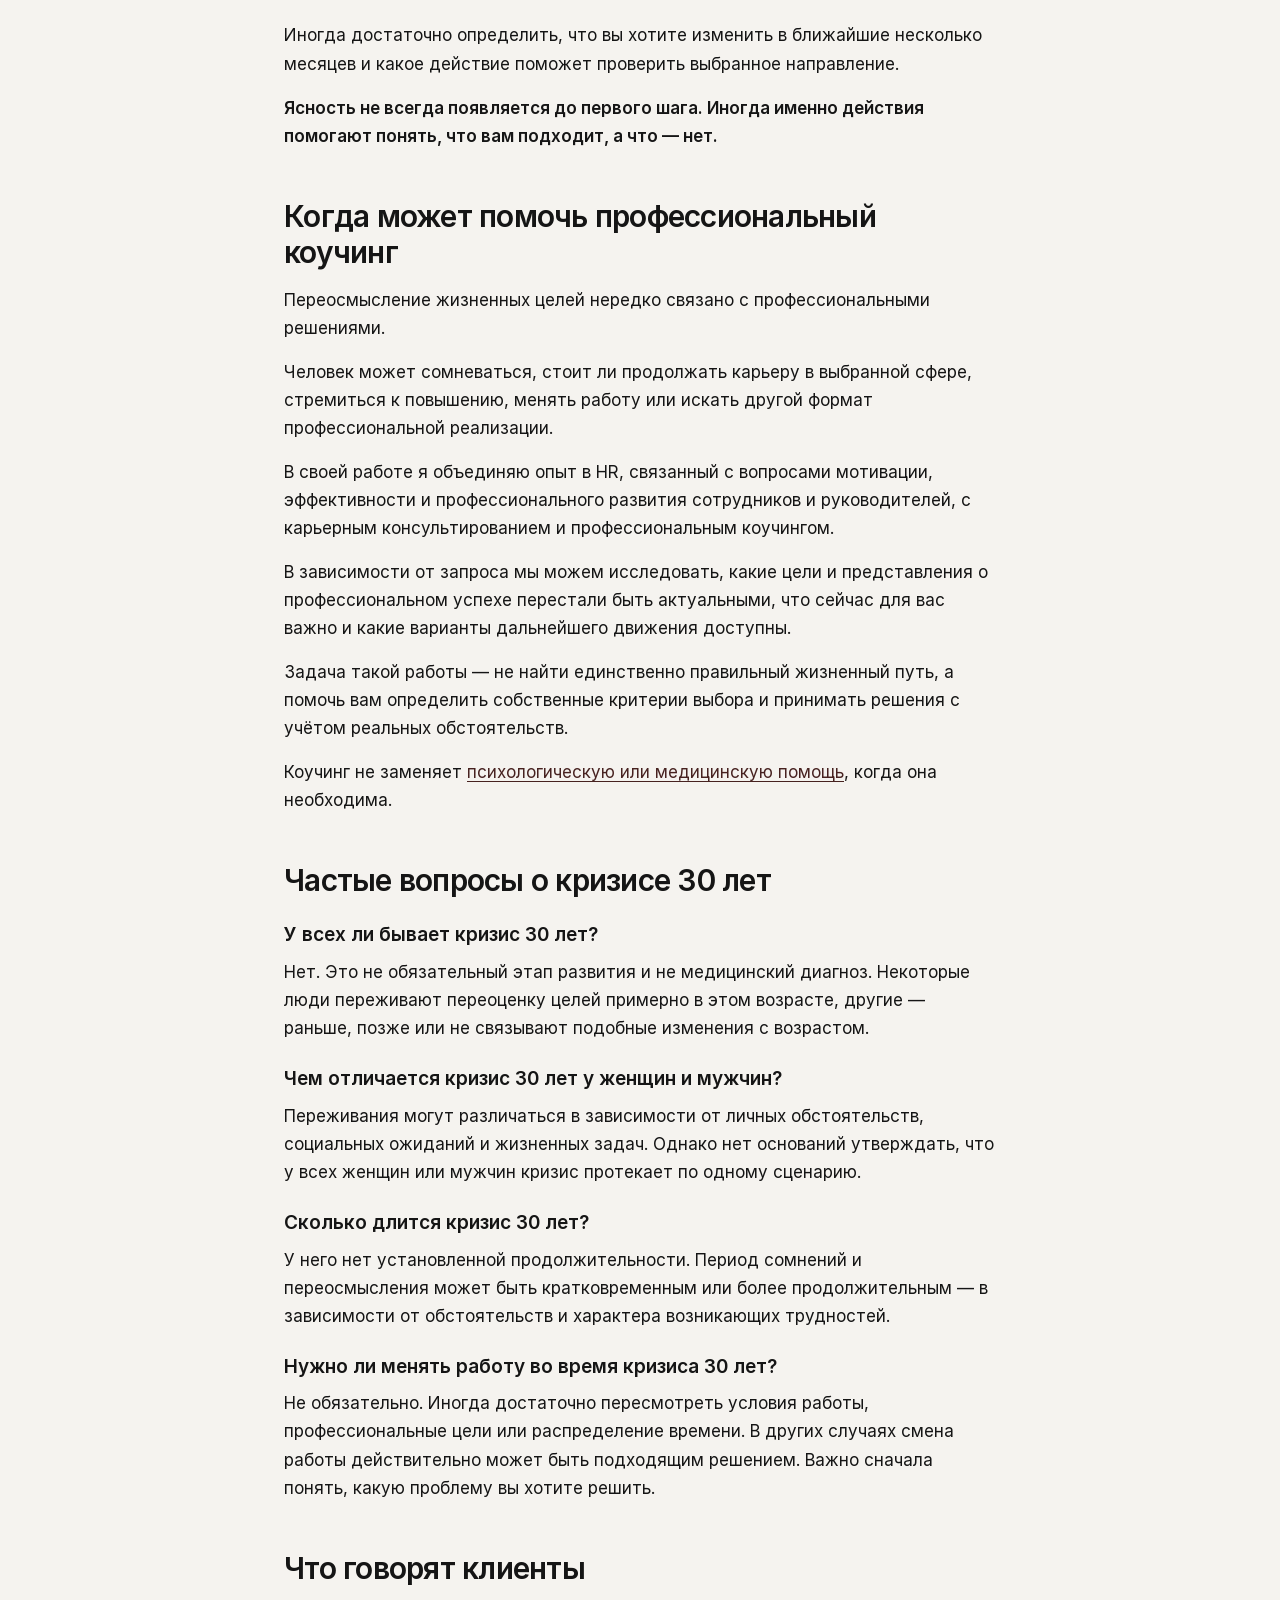
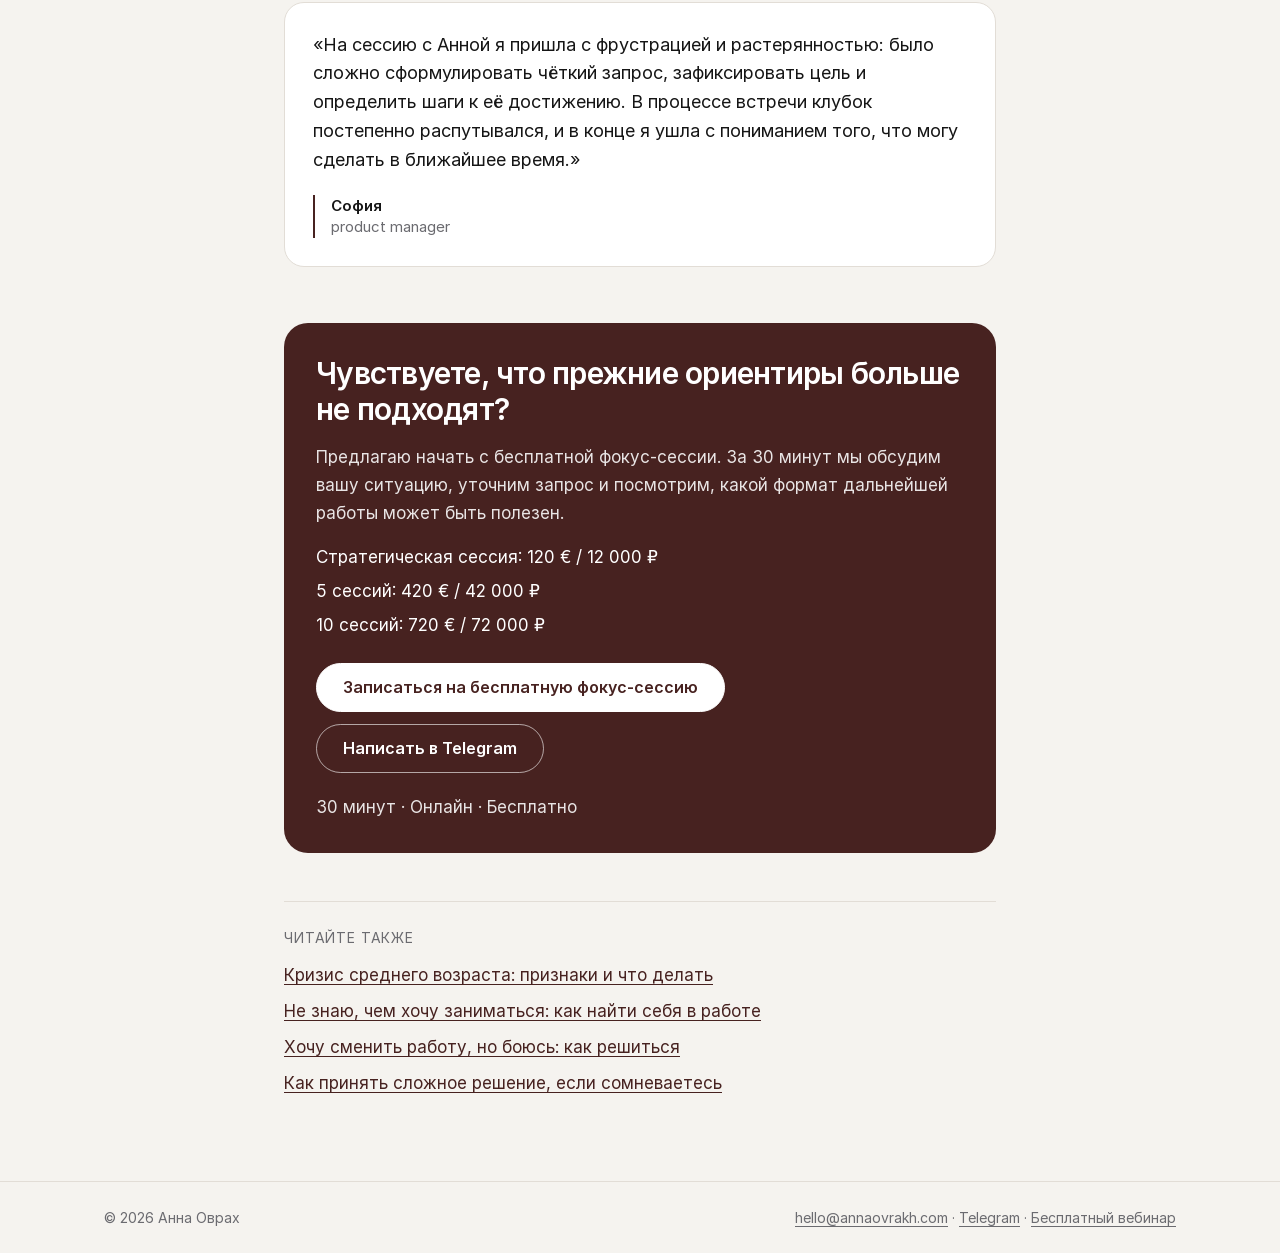
<file: krizis-30-let/index.html>
<!doctype html>
<html lang="ru">
<head>
  <meta charset="utf-8">
  <meta name="viewport" content="width=device-width, initial-scale=1">
  <title>Кризис 30 лет: почему возникает и как пережить — Анна Оврах</title>
  <meta name="description" content="Почему к 30 годам прежние цели перестают радовать, как проявляется кризис 30 лет и как понять, что именно менять в жизни и работе, без поспешных решений.">
  <link rel="canonical" href="https://annaovrakh.com/krizis-30-let/">
  <meta name="robots" content="index, follow, max-image-preview:large">
  <meta property="og:type" content="article">
  <meta property="og:url" content="https://annaovrakh.com/krizis-30-let/">
  <meta property="og:site_name" content="Анна Оврах">
  <meta property="og:locale" content="ru_RU">
  <meta property="og:title" content="Кризис 30 лет: почему возникает и как его пережить">
  <meta property="og:description" content="Почему к 30 годам прежние цели перестают радовать и как понять, что менять, без поспешных решений.">
  <meta property="og:image" content="https://annaovrakh.com/assets/meta/og-image.jpg">
  <meta property="og:image:width" content="1200">
  <meta property="og:image:height" content="630">
  <meta name="twitter:card" content="summary_large_image">
  <link rel="icon" href="/favicon.ico" sizes="any">
  <link rel="icon" href="/assets/meta/favicon-512.png" type="image/png" sizes="512x512">
  <link rel="apple-touch-icon" href="/assets/meta/favicon-180.png">
  <link rel="stylesheet" href="/assets/pages/pages.css">
  <script src="/assets/pages/analytics.js" defer></script>
  <script type="application/ld+json">
{
  "@context": "https://schema.org",
  "@graph": [
    {
      "@type": "Article",
      "@id": "https://annaovrakh.com/krizis-30-let/#article",
      "headline": "Кризис 30 лет: почему возникает и как его пережить",
      "description": "Почему к 30 годам прежние цели перестают радовать, как проявляется кризис 30 лет и как понять, что именно менять в жизни и работе, без поспешных решений.",
      "inLanguage": "ru",
      "datePublished": "2026-10-27",
      "dateModified": "2026-10-27",
      "image": "https://annaovrakh.com/assets/meta/og-image.jpg",
      "mainEntityOfPage": "https://annaovrakh.com/krizis-30-let/",
      "author": { "@type": "Person", "@id": "https://annaovrakh.com/#person", "name": "Анна Оврах", "url": "https://annaovrakh.com/" },
      "publisher": { "@id": "https://annaovrakh.com/#person" },
      "isPartOf": { "@type": "WebSite", "@id": "https://annaovrakh.com/#website", "url": "https://annaovrakh.com/", "name": "Анна Оврах" }
    },
    {
      "@type": "BreadcrumbList",
      "itemListElement": [
        { "@type": "ListItem", "position": 1, "name": "Главная", "item": "https://annaovrakh.com/" },
        { "@type": "ListItem", "position": 2, "name": "Статьи", "item": "https://annaovrakh.com/stati/" },
        { "@type": "ListItem", "position": 3, "name": "Кризис 30 лет", "item": "https://annaovrakh.com/krizis-30-let/" }
      ]
    }
  ]
}
  </script>
</head>
<body>
  <header class="site-header">
    <div class="wrap">
      <a class="brand" href="/"><img src="/assets/images/image-9e5f11c0.png" alt="" width="44" height="34"><span>Anna Ovrakh</span></a>
      <a class="btn btn-primary btn-small" href="https://calendar.google.com/appointments/schedules/AcZssZ16t3_sUgzM_D2zGePgAix_6iRgT2di7BRcbkvkQmh9XfTxQznVhLi48Wpf-VBfK3HbGIU5erK8" target="_blank" rel="noopener">Записаться</a>
    </div>
  </header>

  <main>
    <article>
      <p class="crumbs"><a href="/">Главная</a> / <a href="/stati/">Статьи</a> / Жизненные перемены</p>
      <p class="eyebrow">Кризис 30 лет</p>
      <h1>Кризис 30 лет: почему возникает и как его пережить</h1>
      <p class="byline">Анна Оврах, коуч · Обновлено 27 октября 2026 · Время чтения: 5–7 минут</p>

      <nav class="toc" aria-label="Содержание">
        <p class="eyebrow">Содержание</p>
        <ol>
          <li><a href="#chto-takoe-krizis-30-let">Что такое кризис 30 лет</a></li>
          <li><a href="#pochemu-voznikaet-krizis">Почему возникает кризис 30 лет</a></li>
          <li><a href="#priznaki-krizisa">Как проявляется кризис 30 лет</a></li>
          <li><a href="#chto-hochetsya-izmenit">Что именно хочется изменить в жизни</a></li>
          <li><a href="#kak-perezhit-krizis">Как пережить кризис 30 лет</a></li>
          <li><a href="#kogda-pomozhet-kouching">Когда может помочь профессиональный коучинг</a></li>
          <li><a href="#chastye-voprosy">Частые вопросы</a></li>
        </ol>
      </nav>

      <p class="lead">К тридцати годам человек может получить образование, построить карьеру, добиться финансовой самостоятельности и реализовать многие цели, которые когда-то казались важными.</p>
      <p>Казалось бы, теперь должно появиться больше уверенности в себе и собственном будущем.</p>
      <p>Но иногда происходит обратное: привычные ориентиры перестают устраивать, достижения не приносят ожидаемого удовлетворения, а решения, которые раньше казались очевидными, вызывают вопросы.</p>
      <p><strong>Почему мы можем начать сомневаться в собственном выборе именно тогда, когда многое уже получилось?</strong></p>
      <p>Один из возможных ответов связан с переоценкой жизненных целей и ожиданий. В повседневной речи такой период часто называют кризисом 30 лет.</p>
      <p>Однако это не обязательный этап взросления и не состояние, которое неизбежно наступает в определённом возрасте. Разберём, что может стоять за подобными переживаниями и как исследовать необходимость изменений без поспешных решений.</p>

      <h2 id="chto-takoe-krizis-30-let">Что такое кризис 30 лет</h2>
      <p><strong>Кризис 30 лет — распространённое название периода переосмысления жизненных целей, профессионального пути, отношений и представлений о собственном будущем</strong>, который некоторые люди переживают примерно в этом возрасте.</p>
      <p>Это не самостоятельный медицинский или психиатрический диагноз. И нет оснований считать, что каждый человек обязательно проходит через такой кризис.</p>
      <p>Тридцатилетие может становиться символической точкой, в которой человек сопоставляет свои прежние ожидания с реальной жизнью.</p>
      <p>Например, в двадцать лет можно считать, что к тридцати необходимо занять руководящую должность, приобрести жильё или создать семью. Но по мере накопления опыта приоритеты могут измениться.</p>
      <p>В результате возникает не только вопрос «Чего я достиг?», но и другой: <strong>«Насколько то, к чему я стремился, по-прежнему соответствует тому, чего я хочу?»</strong></p>

      <h2 id="pochemu-voznikaet-krizis">Почему возникает кризис 30 лет</h2>
      <p>За ощущением жизненного кризиса могут стоять разные обстоятельства. Рассмотрим три возможных источника противоречий.</p>

      <h3>1. Ожидания не совпадают с реальностью</h3>
      <p>У многих людей существуют представления о том, как должна выглядеть жизнь к определённому возрасту.</p>
      <p>Часть этих ожиданий формируется под влиянием семьи, социального окружения и культурных норм.</p>
      <p>Например, человек планировал к тридцати годам стать руководителем, но продолжает работать специалистом. Даже если его работа интересна и обеспечивает желаемый доход, он может воспринимать ситуацию как отставание от собственного плана.</p>
      <p>В таком случае полезно исследовать не только причины расхождения с ожиданиями, но и сами ожидания.</p>
      <p><strong>Кто и когда определил, что именно такой результат должен быть достигнут к этому возрасту?</strong></p>

      <h3>2. Прежние цели перестают быть актуальными</h3>
      <p>Представим специалиста, который несколько лет последовательно строил карьеру.</p>
      <p>Он получил повышение, увеличил доход, приобрёл профессиональную репутацию. Но постепенно замечает, что работа занимает большую часть жизни, а интерес к дальнейшему карьерному росту снижается.</p>
      <p>Это не обязательно означает, что прежние решения были ошибочными.</p>
      <p>Возможно, изменились потребности и приоритеты. То, что было значимо пять лет назад, не обязано оставаться столь же важным сегодня.</p>
      <p>Сложность заключается в том, что признать изменение собственных целей иногда труднее, чем продолжать двигаться по привычному маршруту.</p>

      <h3>3. Становится заметнее ограниченность времени и возможностей</h3>
      <p>В начале профессионального пути многие решения воспринимаются как временные: можно попробовать одно направление, затем другое, изменить планы или начать заново.</p>
      <p>С возрастом выбор может ощущаться более значимым, особенно когда появляются финансовые обязательства, семейные планы и ответственность перед другими людьми.</p>
      <p>Человек начинает внимательнее оценивать не только возможности, но и последствия решений.</p>
      <p>Это может усиливать неопределённость, однако одновременно создаёт основания для более осознанного выбора.</p>

      <h2 id="priznaki-krizisa">Как проявляется кризис 30 лет</h2>
      <p>У такого периода нет обязательного набора признаков. Но некоторые люди замечают у себя похожие переживания:</p>
      <ul>
        <li>неудовлетворённость работой или образом жизни без очевидной причины;</li>
        <li>ощущение, что движение по привычному пути больше не приносит удовлетворения;</li>
        <li>сравнение собственных достижений с результатами сверстников;</li>
        <li>сомнения в ранее принятых решениях;</li>
        <li>желание резко изменить работу, отношения или образ жизни;</li>
        <li>трудности с определением новых целей.</li>
      </ul>
      <p>Сами по себе эти переживания не доказывают наличие возрастного кризиса.</p>
      <p>Важно также не объяснять возрастом любые изменения эмоционального состояния. Если длительно сохраняются подавленность, потеря интереса к привычной деятельности, нарушения сна или заметные трудности в повседневной жизни, стоит обратиться за профессиональной медицинской или психологической оценкой.</p>

      <h2 id="chto-hochetsya-izmenit">Что именно хочется изменить в жизни</h2>
      <p>Когда человек говорит «Мне нужно полностью изменить свою жизнь», за этой формулировкой могут стоять разные потребности.</p>
      <p>Например, специалист думает об увольнении, потому что перестал получать удовлетворение от работы.</p>
      <p>Но что именно его не устраивает?</p>
      <p>Возможно, содержание задач больше неинтересно. Возможно, не хватает самостоятельности. Или рабочая нагрузка не оставляет времени на другие важные сферы жизни.</p>
      <p>В каждом случае возможные решения будут различаться.</p>

      <div class="callout">
        <p class="label">Практика</p>
        <h3>Отделите желание перемен от конкретной потребности</h3>
        <p>Попробуйте ответить на четыре вопроса:</p>
        <div class="table-scroll">
          <table>
            <thead><tr><th>Вопрос</th><th>Пример ответа</th></tr></thead>
            <tbody>
              <tr><td>Что меня перестало устраивать?</td><td>«Работа занимает почти всё моё время»</td></tr>
              <tr><td>Что для меня стало важнее?</td><td>«Хочу больше времени для отношений и личных интересов»</td></tr>
              <tr><td>Что именно должно измениться?</td><td>«Количество рабочих часов и уровень доступности вне работы»</td></tr>
              <tr><td>Какие варианты есть, кроме радикального решения?</td><td>«Пересмотреть обязанности, договориться о графике, рассмотреть другую компанию»</td></tr>
            </tbody>
          </table>
        </div>
      </div>
      <p>Такой анализ не исключает серьёзных изменений. Иногда смена профессии, переезд или пересмотр отношений действительно соответствуют новым приоритетам.</p>
      <p>Но прежде чем <a href="/kak-prinyat-reshenie/">принимать масштабное решение</a>, полезно понять, <strong>какую именно потребность вы хотите удовлетворить с его помощью</strong>.</p>

      <h2 id="kak-perezhit-krizis">Как пережить кризис 30 лет</h2>
      <p>Если привычные ориентиры перестали работать, не обязательно сразу искать новую большую цель.</p>
      <p>Можно начать с более конкретного исследования собственной ситуации.</p>

      <h3>1. Пересмотрите представления об успехе</h3>
      <p>Попробуйте составить список целей, к которым стремились последние несколько лет.</p>
      <p>Напротив каждой отметьте: почему она была важна, что вы рассчитывали получить в результате и насколько она актуальна сегодня.</p>
      <p>Например, за стремлением к руководящей должности могли стоять разные потребности: признание, финансовая стабильность, влияние на решения или профессиональное развитие.</p>
      <p>Некоторые из них можно реализовать и другими способами.</p>

      <h3>2. Определите, что хотите сохранить</h3>
      <p>В период неудовлетворённости внимание часто сосредоточено на том, от чего хочется отказаться.</p>
      <p>Но не менее важно понять, что в текущей жизни представляет ценность.</p>
      <p>Это могут быть отношения, профессиональные навыки, финансовая устойчивость, свобода или определённый образ жизни.</p>
      <p><strong>Перемены не обязательно требуют отказа от всего, что было создано раньше.</strong></p>

      <h3>3. Исследуйте альтернативы без обязательства немедленно выбирать</h3>
      <p>Если вы задумываетесь о новом профессиональном направлении, не обязательно начинать с увольнения.</p>
      <p>Можно изучить другие роли, поговорить со специалистами, попробовать новые задачи или небольшой проект.</p>
      <p>Так вы получите больше информации о возможных вариантах и сможете оценить их не только через ожидания, но и через практический опыт.</p>
      <p>Подробнее о таком подходе — в статье <a href="/hochu-smenit-rabotu/">«Как сменить профессию: с чего начать и как выбрать новое направление»</a>.</p>

      <h3>4. Определите ближайший шаг вместо плана на всю жизнь</h3>
      <p>В период переоценки целей бывает сложно представить, какой должна быть жизнь через пять или десять лет.</p>
      <p>Но для движения вперёд не всегда требуется настолько подробная картина будущего.</p>
      <p>Иногда достаточно определить, что вы хотите изменить в ближайшие несколько месяцев и какое действие поможет проверить выбранное направление.</p>
      <p><strong>Ясность не всегда появляется до первого шага. Иногда именно действия помогают понять, что вам подходит, а что — нет.</strong></p>

      <h2 id="kogda-pomozhet-kouching">Когда может помочь профессиональный коучинг</h2>
      <p>Переосмысление жизненных целей нередко связано с профессиональными решениями.</p>
      <p>Человек может сомневаться, стоит ли продолжать карьеру в выбранной сфере, стремиться к повышению, менять работу или искать другой формат профессиональной реализации.</p>
      <p>В своей работе я объединяю опыт в HR, связанный с вопросами мотивации, эффективности и профессионального развития сотрудников и руководителей, с карьерным консультированием и профессиональным коучингом.</p>
      <p>В зависимости от запроса мы можем исследовать, какие цели и представления о профессиональном успехе перестали быть актуальными, что сейчас для вас важно и какие варианты дальнейшего движения доступны.</p>
      <p>Задача такой работы — не найти единственно правильный жизненный путь, а помочь вам определить собственные критерии выбора и принимать решения с учётом реальных обстоятельств.</p>
      <p>Коучинг не заменяет <a href="/kouch-ili-psiholog/">психологическую или медицинскую помощь</a>, когда она необходима.</p>

      <section class="faq" id="chastye-voprosy">
        <h2>Частые вопросы о кризисе 30 лет</h2>
        <h3>У всех ли бывает кризис 30 лет?</h3>
        <p>Нет. Это не обязательный этап развития и не медицинский диагноз. Некоторые люди переживают переоценку целей примерно в этом возрасте, другие — раньше, позже или не связывают подобные изменения с возрастом.</p>
        <h3>Чем отличается кризис 30 лет у женщин и мужчин?</h3>
        <p>Переживания могут различаться в зависимости от личных обстоятельств, социальных ожиданий и жизненных задач. Однако нет оснований утверждать, что у всех женщин или мужчин кризис протекает по одному сценарию.</p>
        <h3>Сколько длится кризис 30 лет?</h3>
        <p>У него нет установленной продолжительности. Период сомнений и переосмысления может быть кратковременным или более продолжительным — в зависимости от обстоятельств и характера возникающих трудностей.</p>
        <h3>Нужно ли менять работу во время кризиса 30 лет?</h3>
        <p>Не обязательно. Иногда достаточно пересмотреть условия работы, профессиональные цели или распределение времени. В других случаях смена работы действительно может быть подходящим решением. Важно сначала понять, какую проблему вы хотите решить.</p>
      </section>

      <section class="review">
        <h2>Что говорят клиенты</h2>
        <figure>
          <blockquote>
            <p>«На сессию с Анной я пришла с фрустрацией и растерянностью: было сложно сформулировать чёткий запрос, зафиксировать цель и определить шаги к её достижению. В процессе встречи клубок постепенно распутывался, и в конце я ушла с пониманием того, что могу сделать в ближайшее время.»</p>
          </blockquote>
          <figcaption><span class="review-name">София</span> <span class="review-role">product manager</span></figcaption>
        </figure>
      </section>

      <section class="cta">
        <h2>Чувствуете, что прежние ориентиры больше не подходят?</h2>
        <p>Предлагаю начать с бесплатной фокус-сессии. За 30 минут мы обсудим вашу ситуацию, уточним запрос и посмотрим, какой формат дальнейшей работы может быть полезен.</p>
        <ul class="prices">
          <li>Стратегическая сессия: 120 € / 12 000 ₽</li>
          <li>5 сессий: 420 € / 42 000 ₽</li>
          <li>10 сессий: 720 € / 72 000 ₽</li>
        </ul>
        <div class="actions">
          <a class="btn btn-primary" href="https://calendar.google.com/appointments/schedules/AcZssZ16t3_sUgzM_D2zGePgAix_6iRgT2di7BRcbkvkQmh9XfTxQznVhLi48Wpf-VBfK3HbGIU5erK8" target="_blank" rel="noopener">Записаться на бесплатную фокус-сессию</a>
          <a class="btn btn-ghost" href="https://t.me/AnnaOvrakh" target="_blank" rel="noopener">Написать в Telegram</a>
        </div>
        <p>30 минут · Онлайн · Бесплатно</p>
      </section>

      <nav class="related" aria-label="Другие материалы">
        <p class="eyebrow">Читайте также</p>
        <ul>
          <li><a href="/krizis-srednego-vozrasta/">Кризис среднего возраста: признаки и что делать</a></li>
          <li><a href="/kak-najti-sebya/">Не знаю, чем хочу заниматься: как найти себя в работе</a></li>
          <li><a href="/hochu-smenit-rabotu/">Хочу сменить работу, но боюсь: как решиться</a></li>
          <li><a href="/kak-prinyat-reshenie/">Как принять сложное решение, если сомневаетесь</a></li>
        </ul>
      </nav>
    </article>
  </main>

  <footer class="site-footer">
    <div class="wrap">
      <span>© 2026 Анна Оврах</span>
      <span><a href="mailto:hello@annaovrakh.com">hello@annaovrakh.com</a> · <a href="https://t.me/AnnaOvrakh" target="_blank" rel="noopener">Telegram</a> · <a href="/webinar/">Бесплатный вебинар</a></span>
    </div>
  </footer>
</body>
</html>
</file>
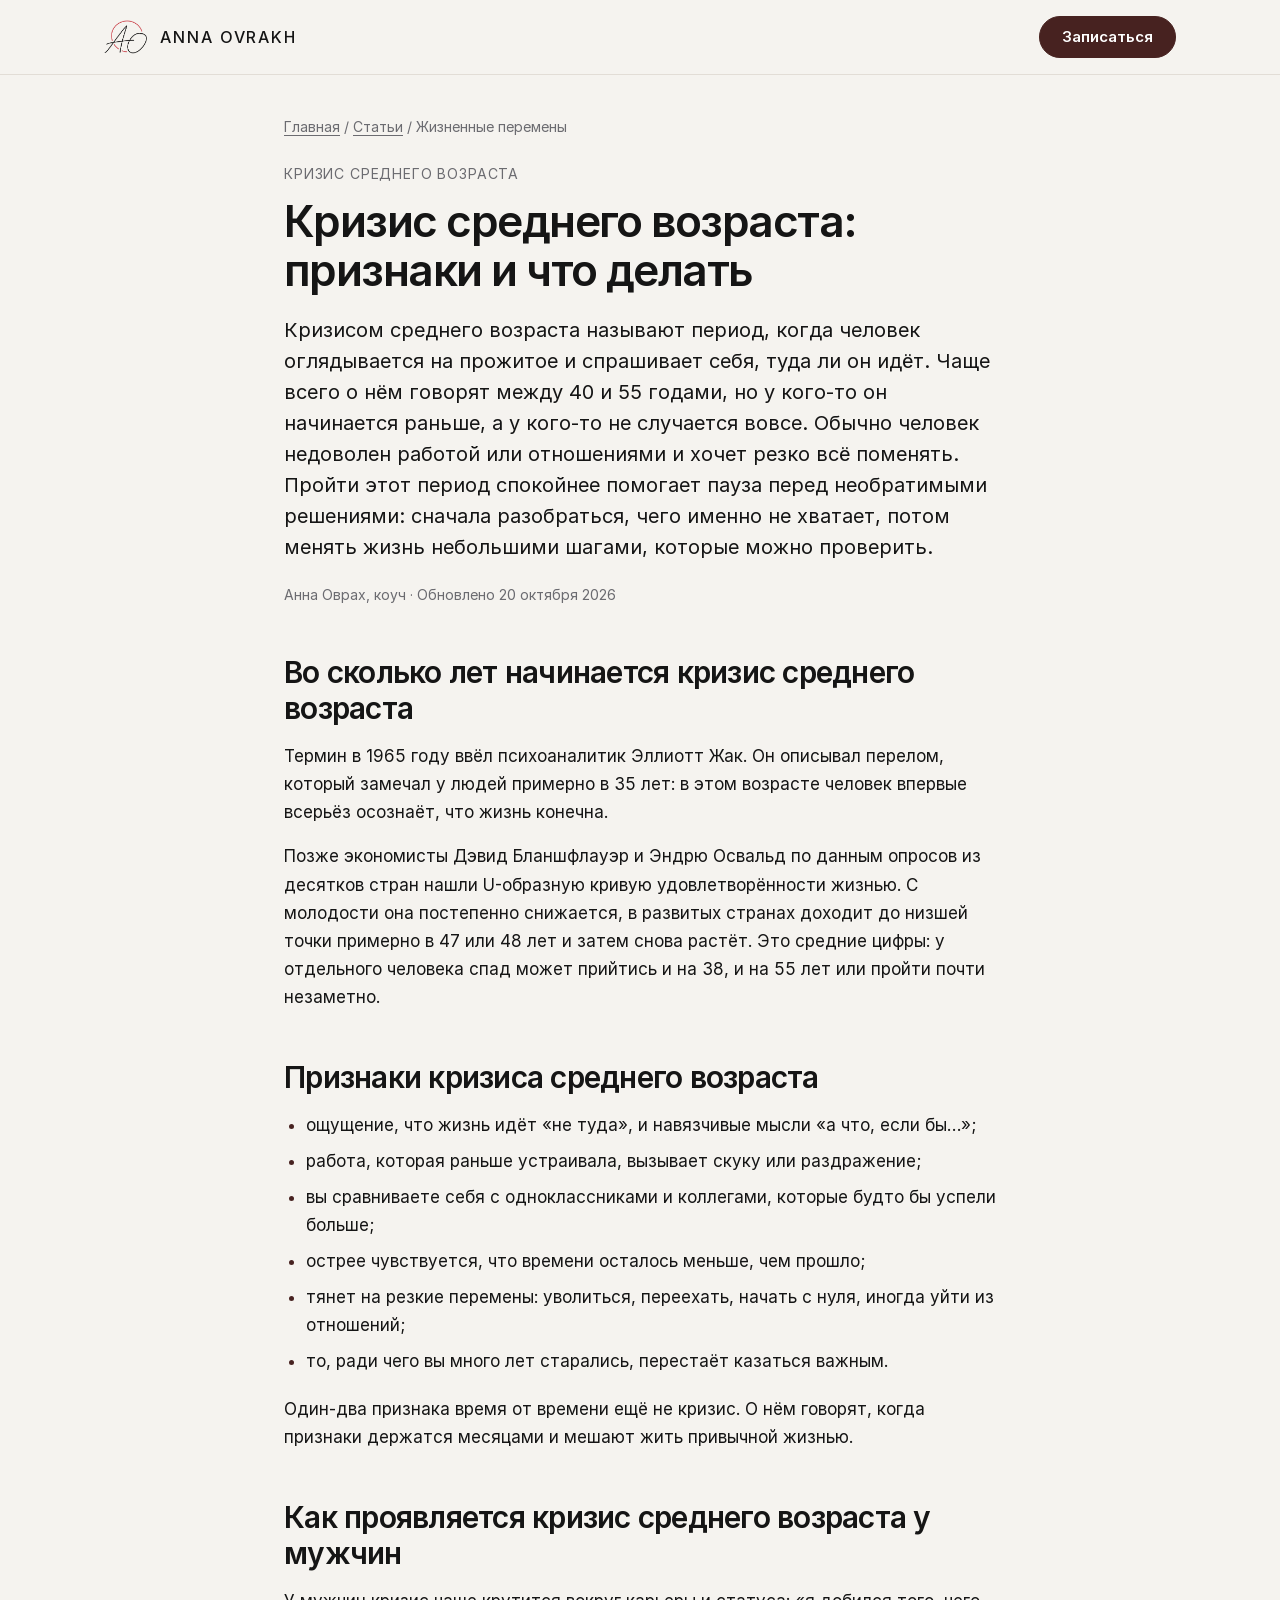
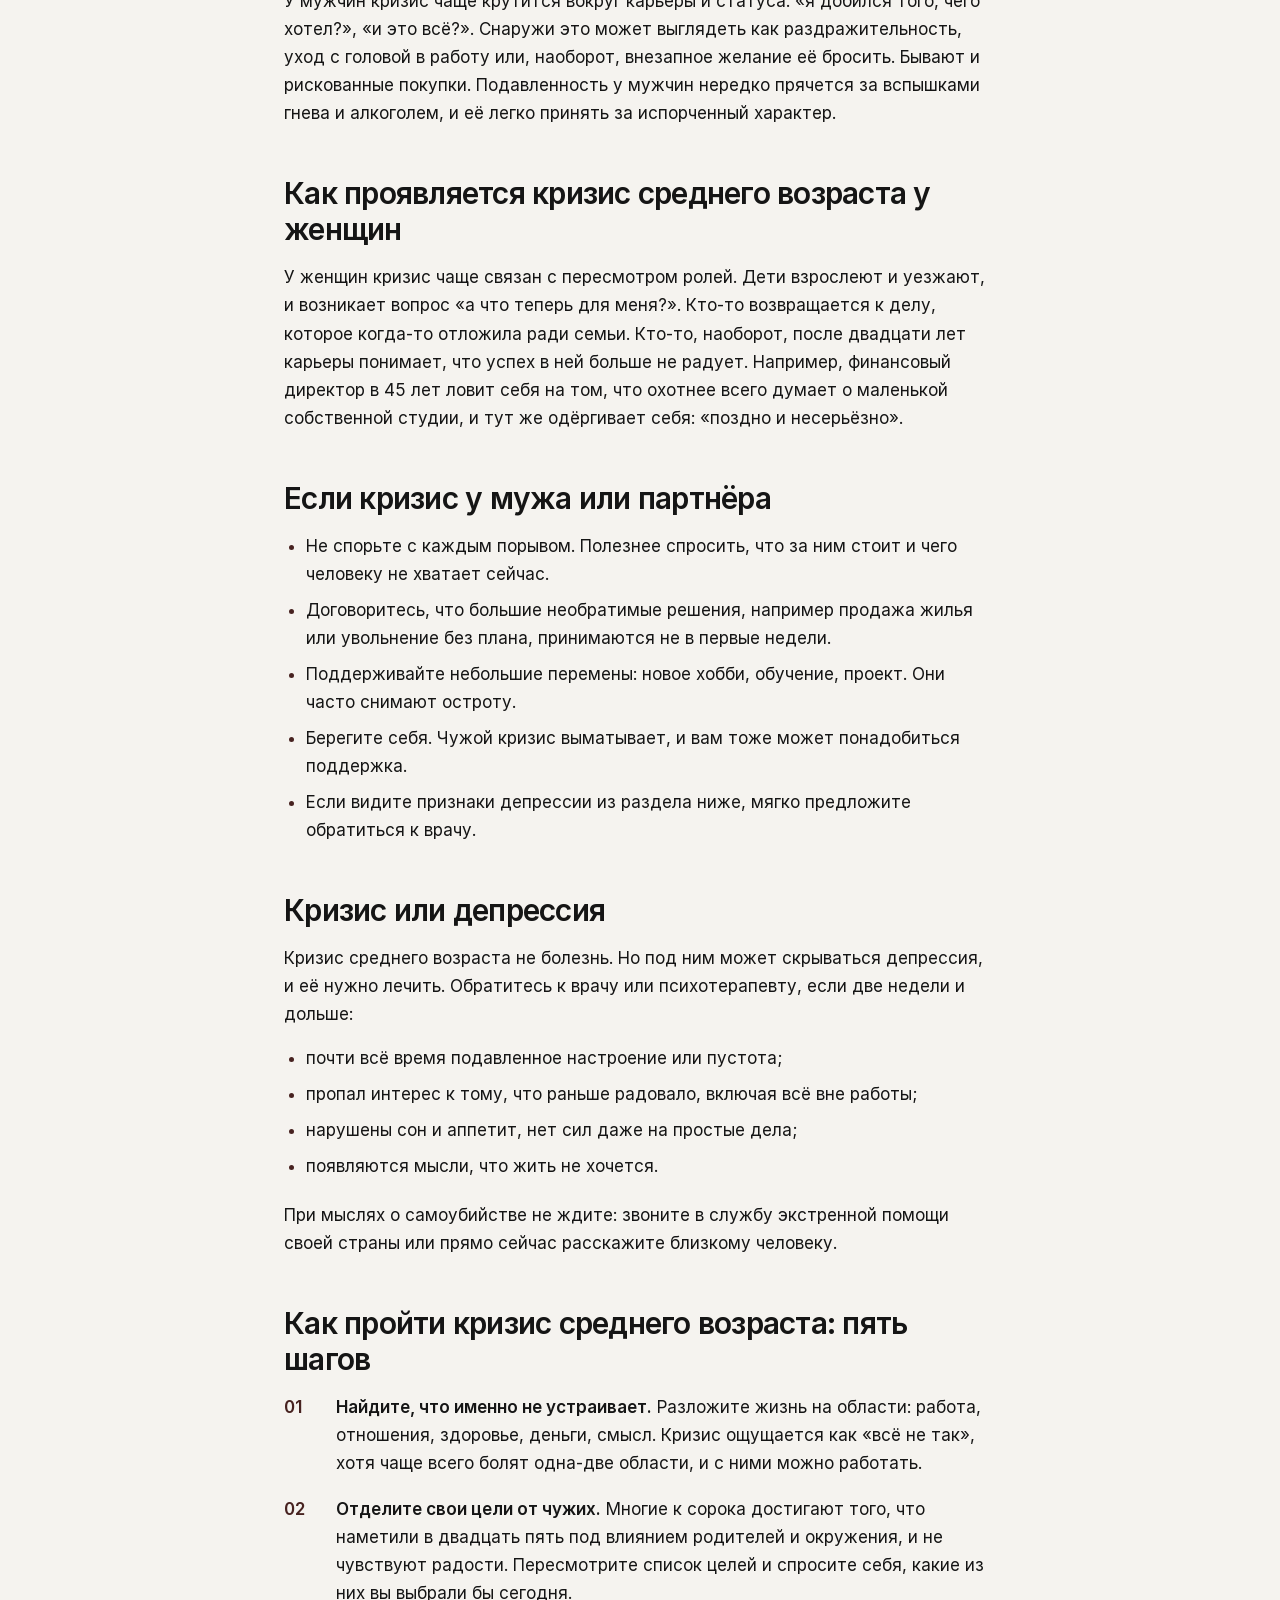
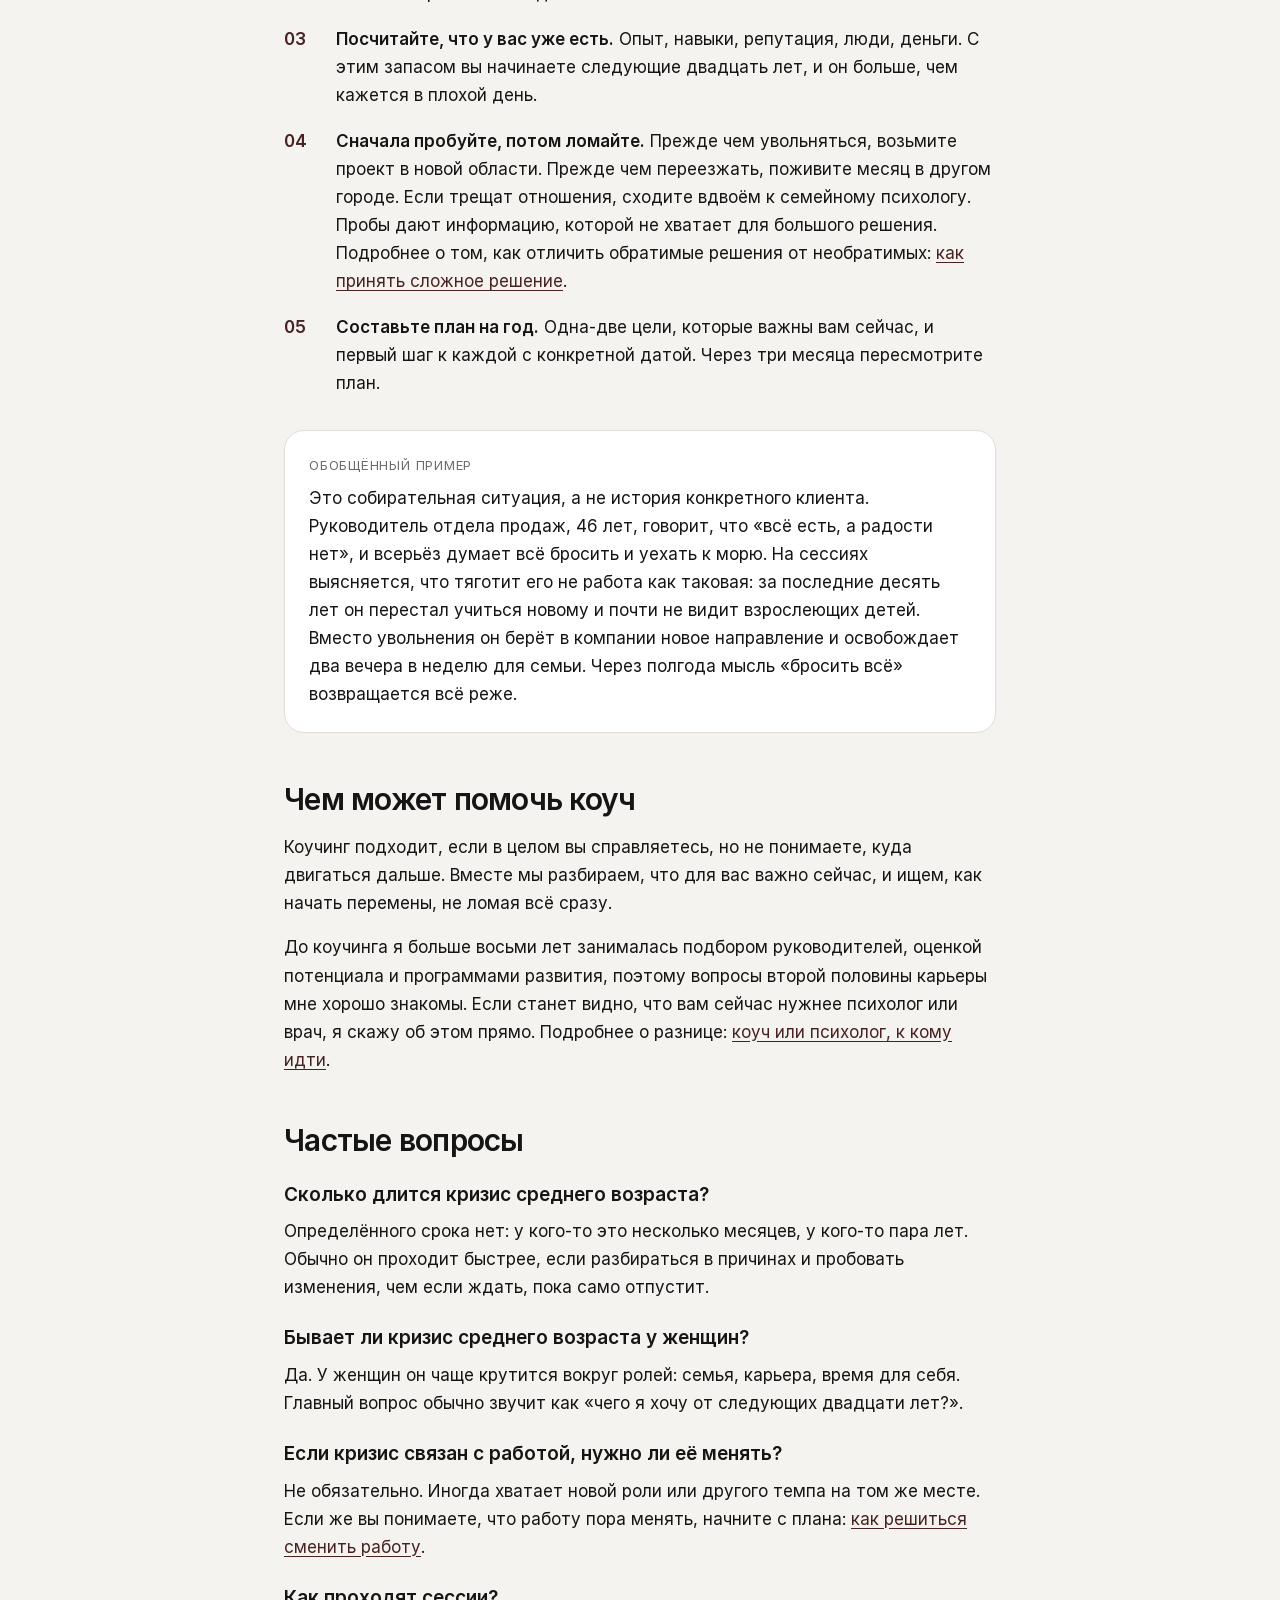
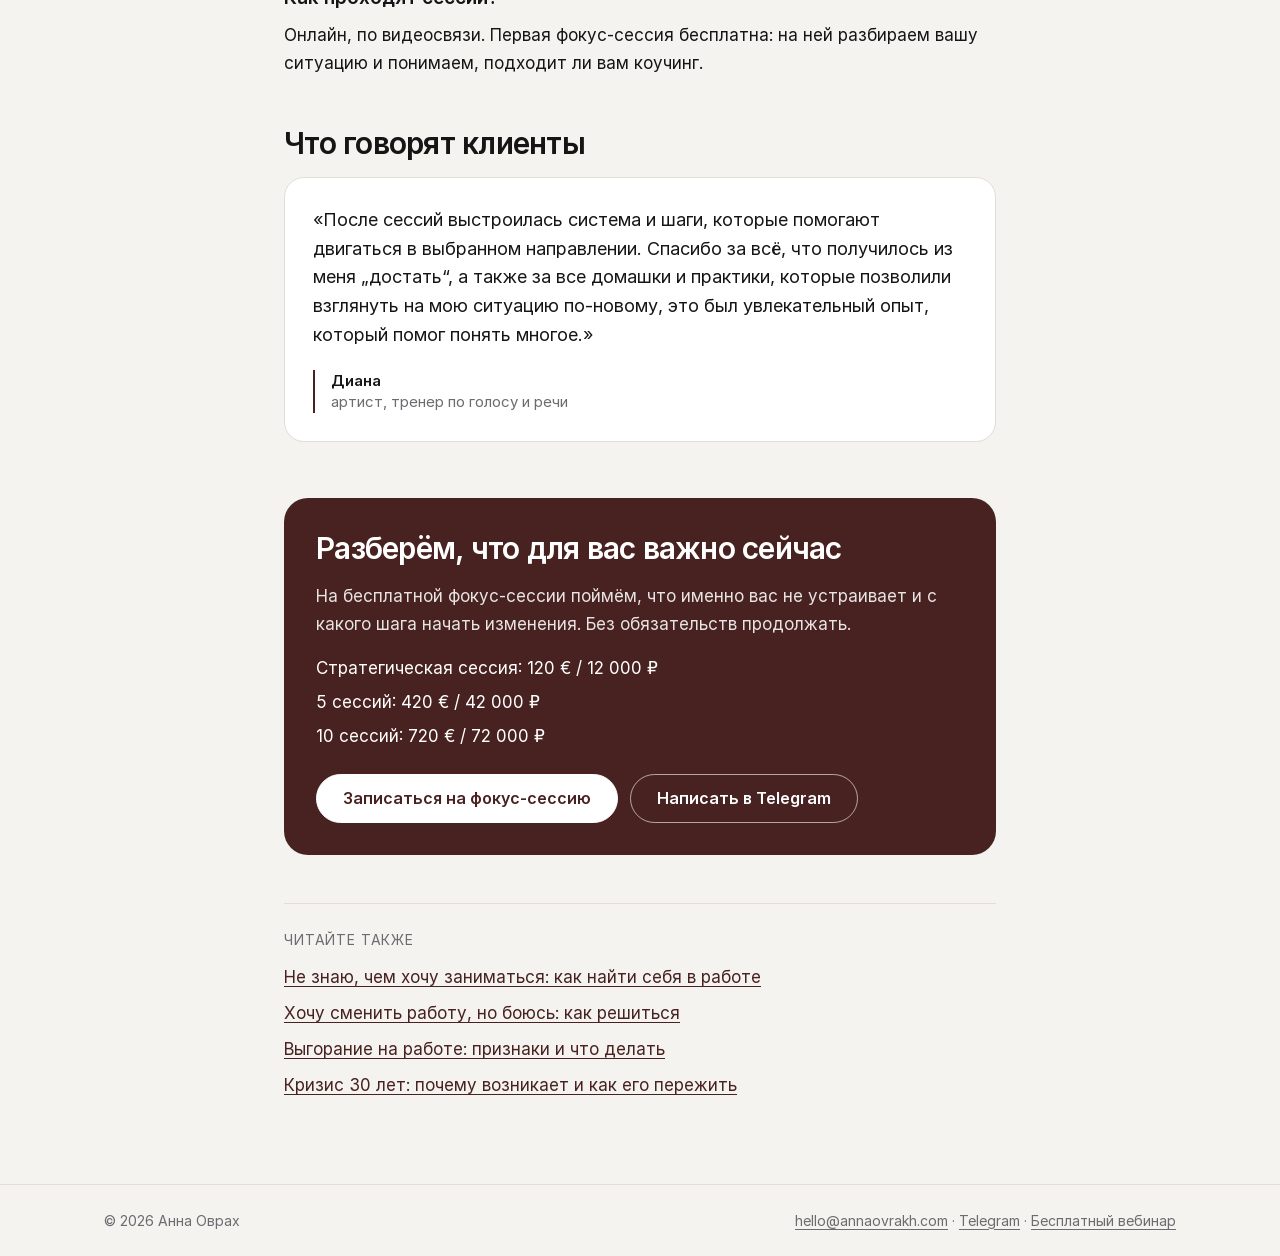
<file: krizis-srednego-vozrasta/index.html>
<!doctype html>
<html lang="ru">
<head>
  <meta charset="utf-8">
  <meta name="viewport" content="width=device-width, initial-scale=1">
  <title>Кризис среднего возраста: признаки и что делать — Анна Оврах</title>
  <meta name="description" content="Во сколько лет начинается кризис среднего возраста, как он проявляется у мужчин и женщин, чем отличается от депрессии и как пройти его без резких решений.">
  <link rel="canonical" href="https://annaovrakh.com/krizis-srednego-vozrasta/">
  <meta name="robots" content="index, follow, max-image-preview:large">
  <meta property="og:type" content="article">
  <meta property="og:url" content="https://annaovrakh.com/krizis-srednego-vozrasta/">
  <meta property="og:site_name" content="Анна Оврах">
  <meta property="og:locale" content="ru_RU">
  <meta property="og:title" content="Кризис среднего возраста: признаки и что делать">
  <meta property="og:description" content="Во сколько лет начинается, как проявляется у мужчин и женщин и как пройти его без резких решений.">
  <meta property="og:image" content="https://annaovrakh.com/assets/meta/og-image.jpg">
  <meta property="og:image:width" content="1200">
  <meta property="og:image:height" content="630">
  <meta name="twitter:card" content="summary_large_image">
  <link rel="icon" href="/favicon.ico" sizes="any">
  <link rel="icon" href="/assets/meta/favicon-512.png" type="image/png" sizes="512x512">
  <link rel="apple-touch-icon" href="/assets/meta/favicon-180.png">
  <link rel="stylesheet" href="/assets/pages/pages.css">
  <script src="/assets/pages/analytics.js" defer></script>
  <script type="application/ld+json">
{
  "@context": "https://schema.org",
  "@graph": [
    {
      "@type": "Article",
      "@id": "https://annaovrakh.com/krizis-srednego-vozrasta/#article",
      "headline": "Кризис среднего возраста: признаки и что делать",
      "description": "Во сколько лет начинается кризис среднего возраста, как он проявляется у мужчин и женщин, чем отличается от депрессии и как пройти его без резких решений.",
      "inLanguage": "ru",
      "datePublished": "2026-10-20",
      "dateModified": "2026-10-20",
      "image": "https://annaovrakh.com/assets/meta/og-image.jpg",
      "mainEntityOfPage": "https://annaovrakh.com/krizis-srednego-vozrasta/",
      "author": { "@type": "Person", "@id": "https://annaovrakh.com/#person", "name": "Анна Оврах", "url": "https://annaovrakh.com/" },
      "publisher": { "@id": "https://annaovrakh.com/#person" },
      "isPartOf": { "@type": "WebSite", "@id": "https://annaovrakh.com/#website", "url": "https://annaovrakh.com/", "name": "Анна Оврах" }
    },
    {
      "@type": "BreadcrumbList",
      "itemListElement": [
        { "@type": "ListItem", "position": 1, "name": "Главная", "item": "https://annaovrakh.com/" },
        { "@type": "ListItem", "position": 2, "name": "Статьи", "item": "https://annaovrakh.com/stati/" },
        { "@type": "ListItem", "position": 3, "name": "Кризис среднего возраста", "item": "https://annaovrakh.com/krizis-srednego-vozrasta/" }
      ]
    }
  ]
}
  </script>
</head>
<body>
  <header class="site-header">
    <div class="wrap">
      <a class="brand" href="/"><img src="/assets/images/image-9e5f11c0.png" alt="" width="44" height="34"><span>Anna Ovrakh</span></a>
      <a class="btn btn-primary btn-small" href="https://calendar.google.com/appointments/schedules/AcZssZ16t3_sUgzM_D2zGePgAix_6iRgT2di7BRcbkvkQmh9XfTxQznVhLi48Wpf-VBfK3HbGIU5erK8" target="_blank" rel="noopener">Записаться</a>
    </div>
  </header>

  <main>
    <article>
      <p class="crumbs"><a href="/">Главная</a> / <a href="/stati/">Статьи</a> / Жизненные перемены</p>
      <p class="eyebrow">Кризис среднего возраста</p>
      <h1>Кризис среднего возраста: признаки и что делать</h1>
      <p class="lead">Кризисом среднего возраста называют период, когда человек оглядывается на прожитое и спрашивает себя, туда ли он идёт. Чаще всего о нём говорят между 40 и 55 годами, но у кого-то он начинается раньше, а у кого-то не случается вовсе. Обычно человек недоволен работой или отношениями и хочет резко всё поменять. Пройти этот период спокойнее помогает пауза перед необратимыми решениями: сначала разобраться, чего именно не хватает, потом менять жизнь небольшими шагами, которые можно проверить.</p>
      <p class="byline">Анна Оврах, коуч · Обновлено 20 октября 2026</p>

      <h2>Во сколько лет начинается кризис среднего возраста</h2>
      <p>Термин в 1965 году ввёл психоаналитик Эллиотт Жак. Он описывал перелом, который замечал у людей примерно в 35 лет: в этом возрасте человек впервые всерьёз осознаёт, что жизнь конечна.</p>
      <p>Позже экономисты Дэвид Бланшфлауэр и Эндрю Освальд по данным опросов из десятков стран нашли U-образную кривую удовлетворённости жизнью. С молодости она постепенно снижается, в развитых странах доходит до низшей точки примерно в 47 или 48 лет и затем снова растёт. Это средние цифры: у отдельного человека спад может прийтись и на 38, и на 55 лет или пройти почти незаметно.</p>

      <h2>Признаки кризиса среднего возраста</h2>
      <ul>
        <li>ощущение, что жизнь идёт «не туда», и навязчивые мысли «а что, если бы…»;</li>
        <li>работа, которая раньше устраивала, вызывает скуку или раздражение;</li>
        <li>вы сравниваете себя с одноклассниками и коллегами, которые будто бы успели больше;</li>
        <li>острее чувствуется, что времени осталось меньше, чем прошло;</li>
        <li>тянет на резкие перемены: уволиться, переехать, начать с нуля, иногда уйти из отношений;</li>
        <li>то, ради чего вы много лет старались, перестаёт казаться важным.</li>
      </ul>
      <p>Один-два признака время от времени ещё не кризис. О нём говорят, когда признаки держатся месяцами и мешают жить привычной жизнью.</p>

      <h2>Как проявляется кризис среднего возраста у мужчин</h2>
      <p>У мужчин кризис чаще крутится вокруг карьеры и статуса: «я добился того, чего хотел?», «и это всё?». Снаружи это может выглядеть как раздражительность, уход с головой в работу или, наоборот, внезапное желание её бросить. Бывают и рискованные покупки. Подавленность у мужчин нередко прячется за вспышками гнева и алкоголем, и её легко принять за испорченный характер.</p>

      <h2>Как проявляется кризис среднего возраста у женщин</h2>
      <p>У женщин кризис чаще связан с пересмотром ролей. Дети взрослеют и уезжают, и возникает вопрос «а что теперь для меня?». Кто-то возвращается к делу, которое когда-то отложила ради семьи. Кто-то, наоборот, после двадцати лет карьеры понимает, что успех в ней больше не радует. Например, финансовый директор в 45 лет ловит себя на том, что охотнее всего думает о маленькой собственной студии, и тут же одёргивает себя: «поздно и несерьёзно».</p>

      <h2>Если кризис у мужа или партнёра</h2>
      <ul>
        <li>Не спорьте с каждым порывом. Полезнее спросить, что за ним стоит и чего человеку не хватает сейчас.</li>
        <li>Договоритесь, что большие необратимые решения, например продажа жилья или увольнение без плана, принимаются не в первые недели.</li>
        <li>Поддерживайте небольшие перемены: новое хобби, обучение, проект. Они часто снимают остроту.</li>
        <li>Берегите себя. Чужой кризис выматывает, и вам тоже может понадобиться поддержка.</li>
        <li>Если видите признаки депрессии из раздела ниже, мягко предложите обратиться к врачу.</li>
      </ul>

      <h2>Кризис или депрессия</h2>
      <p>Кризис среднего возраста не болезнь. Но под ним может скрываться депрессия, и её нужно лечить. Обратитесь к врачу или психотерапевту, если две недели и дольше:</p>
      <ul>
        <li>почти всё время подавленное настроение или пустота;</li>
        <li>пропал интерес к тому, что раньше радовало, включая всё вне работы;</li>
        <li>нарушены сон и аппетит, нет сил даже на простые дела;</li>
        <li>появляются мысли, что жить не хочется.</li>
      </ul>
      <p>При мыслях о самоубийстве не ждите: звоните в службу экстренной помощи своей страны или прямо сейчас расскажите близкому человеку.</p>

      <h2>Как пройти кризис среднего возраста: пять шагов</h2>
      <ol class="steps">
        <li><strong>Найдите, что именно не устраивает.</strong> Разложите жизнь на области: работа, отношения, здоровье, деньги, смысл. Кризис ощущается как «всё не так», хотя чаще всего болят одна-две области, и с ними можно работать.</li>
        <li><strong>Отделите свои цели от чужих.</strong> Многие к сорока достигают того, что наметили в двадцать пять под влиянием родителей и окружения, и не чувствуют радости. Пересмотрите список целей и спросите себя, какие из них вы выбрали бы сегодня.</li>
        <li><strong>Посчитайте, что у вас уже есть.</strong> Опыт, навыки, репутация, люди, деньги. С этим запасом вы начинаете следующие двадцать лет, и он больше, чем кажется в плохой день.</li>
        <li><strong>Сначала пробуйте, потом ломайте.</strong> Прежде чем увольняться, возьмите проект в новой области. Прежде чем переезжать, поживите месяц в другом городе. Если трещат отношения, сходите вдвоём к семейному психологу. Пробы дают информацию, которой не хватает для большого решения. Подробнее о том, как отличить обратимые решения от необратимых: <a href="/kak-prinyat-reshenie/">как принять сложное решение</a>.</li>
        <li><strong>Составьте план на год.</strong> Одна-две цели, которые важны вам сейчас, и первый шаг к каждой с конкретной датой. Через три месяца пересмотрите план.</li>
      </ol>

      <div class="callout">
        <p class="label">Обобщённый пример</p>
        <p>Это собирательная ситуация, а не история конкретного клиента. Руководитель отдела продаж, 46 лет, говорит, что «всё есть, а радости нет», и всерьёз думает всё бросить и уехать к морю. На сессиях выясняется, что тяготит его не работа как таковая: за последние десять лет он перестал учиться новому и почти не видит взрослеющих детей. Вместо увольнения он берёт в компании новое направление и освобождает два вечера в неделю для семьи. Через полгода мысль «бросить всё» возвращается всё реже.</p>
      </div>

      <h2>Чем может помочь коуч</h2>
      <p>Коучинг подходит, если в целом вы справляетесь, но не понимаете, куда двигаться дальше. Вместе мы разбираем, что для вас важно сейчас, и ищем, как начать перемены, не ломая всё сразу.</p>
      <p>До коучинга я больше восьми лет занималась подбором руководителей, оценкой потенциала и программами развития, поэтому вопросы второй половины карьеры мне хорошо знакомы. Если станет видно, что вам сейчас нужнее психолог или врач, я скажу об этом прямо. Подробнее о разнице: <a href="/kouch-ili-psiholog/">коуч или психолог, к кому идти</a>.</p>

      <section class="faq">
        <h2>Частые вопросы</h2>
        <h3>Сколько длится кризис среднего возраста?</h3>
        <p>Определённого срока нет: у кого-то это несколько месяцев, у кого-то пара лет. Обычно он проходит быстрее, если разбираться в причинах и пробовать изменения, чем если ждать, пока само отпустит.</p>
        <h3>Бывает ли кризис среднего возраста у женщин?</h3>
        <p>Да. У женщин он чаще крутится вокруг ролей: семья, карьера, время для себя. Главный вопрос обычно звучит как «чего я хочу от следующих двадцати лет?».</p>
        <h3>Если кризис связан с работой, нужно ли её менять?</h3>
        <p>Не обязательно. Иногда хватает новой роли или другого темпа на том же месте. Если же вы понимаете, что работу пора менять, начните с плана: <a href="/hochu-smenit-rabotu/">как решиться сменить работу</a>.</p>
        <h3>Как проходят сессии?</h3>
        <p>Онлайн, по видеосвязи. Первая фокус-сессия бесплатна: на ней разбираем вашу ситуацию и понимаем, подходит ли вам коучинг.</p>
      </section>

      <section class="review">
        <h2>Что говорят клиенты</h2>
        <figure>
          <blockquote>
            <p>«После сессий выстроилась система и шаги, которые помогают двигаться в выбранном направлении. Спасибо за всё, что получилось из меня „достать“, а также за все домашки и практики, которые позволили взглянуть на мою ситуацию по-новому, это был увлекательный опыт, который помог понять многое.»</p>
          </blockquote>
          <figcaption><span class="review-name">Диана</span> <span class="review-role">артист, тренер по голосу и речи</span></figcaption>
        </figure>
      </section>

      <section class="cta">
        <h2>Разберём, что для вас важно сейчас</h2>
        <p>На бесплатной фокус-сессии поймём, что именно вас не устраивает и с какого шага начать изменения. Без обязательств продолжать.</p>
        <ul class="prices">
          <li>Стратегическая сессия: 120 € / 12 000 ₽</li>
          <li>5 сессий: 420 € / 42 000 ₽</li>
          <li>10 сессий: 720 € / 72 000 ₽</li>
        </ul>
        <div class="actions">
          <a class="btn btn-primary" href="https://calendar.google.com/appointments/schedules/AcZssZ16t3_sUgzM_D2zGePgAix_6iRgT2di7BRcbkvkQmh9XfTxQznVhLi48Wpf-VBfK3HbGIU5erK8" target="_blank" rel="noopener">Записаться на фокус-сессию</a>
          <a class="btn btn-ghost" href="https://t.me/AnnaOvrakh" target="_blank" rel="noopener">Написать в Telegram</a>
        </div>
      </section>

      <nav class="related" aria-label="Другие материалы">
        <p class="eyebrow">Читайте также</p>
        <ul>
          <li><a href="/kak-najti-sebya/">Не знаю, чем хочу заниматься: как найти себя в работе</a></li>
          <li><a href="/hochu-smenit-rabotu/">Хочу сменить работу, но боюсь: как решиться</a></li>
          <li><a href="/vygoranie-na-rabote/">Выгорание на работе: признаки и что делать</a></li>
          <li><a href="/krizis-30-let/">Кризис 30 лет: почему возникает и как его пережить</a></li>
        </ul>
      </nav>
    </article>
  </main>

  <footer class="site-footer">
    <div class="wrap">
      <span>© 2026 Анна Оврах</span>
      <span><a href="mailto:hello@annaovrakh.com">hello@annaovrakh.com</a> · <a href="https://t.me/AnnaOvrakh" target="_blank" rel="noopener">Telegram</a> · <a href="/webinar/">Бесплатный вебинар</a></span>
    </div>
  </footer>
</body>
</html>
</file>
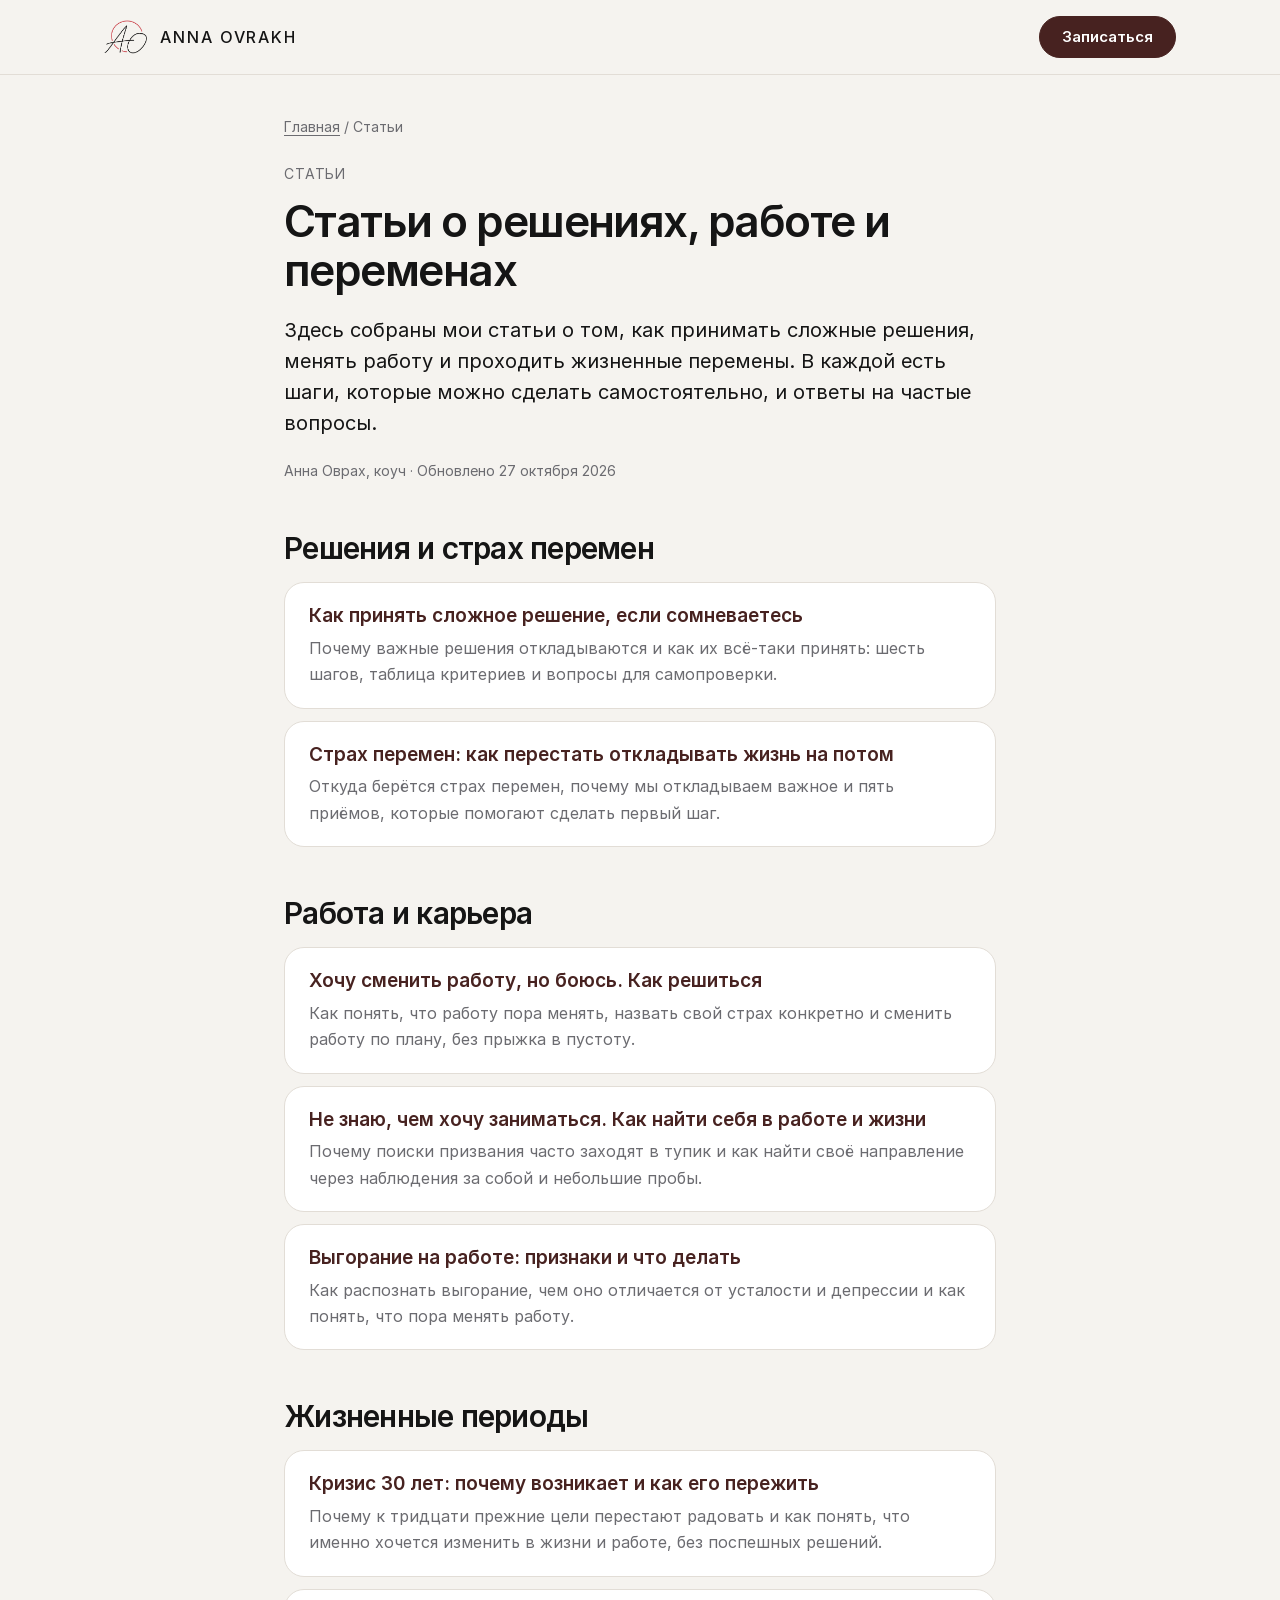
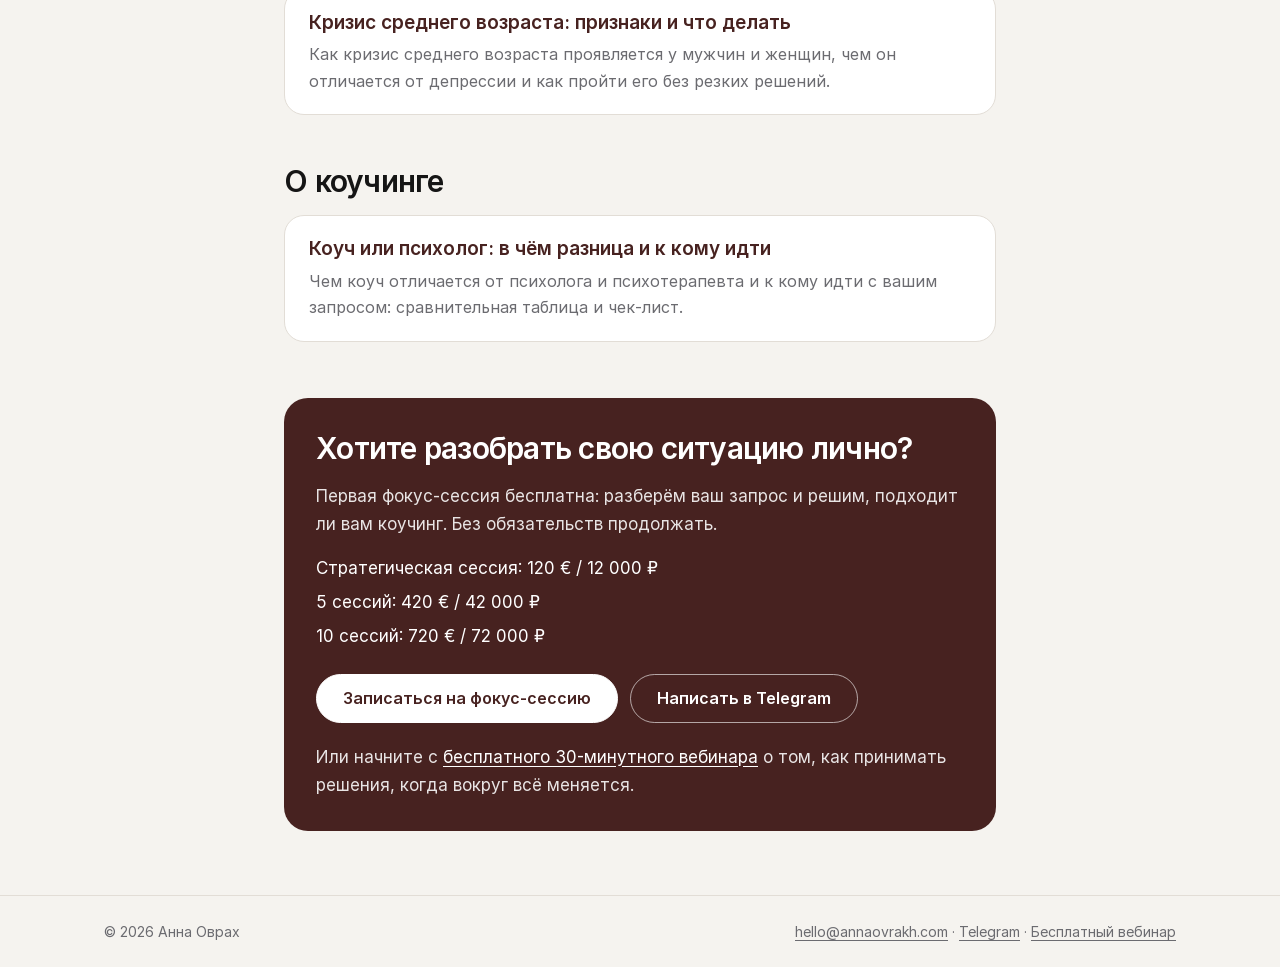
<file: stati/index.html>
<!doctype html>
<html lang="ru">
<head>
  <meta charset="utf-8">
  <meta name="viewport" content="width=device-width, initial-scale=1">
  <title>Статьи о решениях, работе и переменах — Анна Оврах</title>
  <meta name="description" content="Статьи коуча Анны Оврах о сложных решениях, смене работы, поиске своего дела, выгорании, страхе перемен и кризисах 30 лет и среднего возраста.">
  <link rel="canonical" href="https://annaovrakh.com/stati/">
  <meta name="robots" content="index, follow, max-image-preview:large">
  <meta property="og:type" content="website">
  <meta property="og:url" content="https://annaovrakh.com/stati/">
  <meta property="og:site_name" content="Анна Оврах">
  <meta property="og:locale" content="ru_RU">
  <meta property="og:title" content="Статьи о решениях, работе и переменах">
  <meta property="og:description" content="Как принимать сложные решения, менять работу и проходить жизненные перемены: восемь статей с практическими шагами.">
  <meta property="og:image" content="https://annaovrakh.com/assets/meta/og-image.jpg">
  <meta property="og:image:width" content="1200">
  <meta property="og:image:height" content="630">
  <meta name="twitter:card" content="summary_large_image">
  <link rel="icon" href="/favicon.ico" sizes="any">
  <link rel="icon" href="/assets/meta/favicon-512.png" type="image/png" sizes="512x512">
  <link rel="apple-touch-icon" href="/assets/meta/favicon-180.png">
  <link rel="stylesheet" href="/assets/pages/pages.css">
  <script src="/assets/pages/analytics.js" defer></script>
  <script type="application/ld+json">
{
  "@context": "https://schema.org",
  "@graph": [
    {
      "@type": "CollectionPage",
      "@id": "https://annaovrakh.com/stati/#webpage",
      "url": "https://annaovrakh.com/stati/",
      "name": "Статьи о решениях, работе и переменах",
      "description": "Статьи коуча Анны Оврах о сложных решениях, смене работы, поиске своего дела, выгорании, страхе перемен и кризисах 30 лет и среднего возраста.",
      "inLanguage": "ru",
      "dateModified": "2026-10-27",
      "author": { "@type": "Person", "@id": "https://annaovrakh.com/#person", "name": "Анна Оврах", "url": "https://annaovrakh.com/" },
      "isPartOf": { "@type": "WebSite", "@id": "https://annaovrakh.com/#website", "url": "https://annaovrakh.com/", "name": "Анна Оврах" },
      "breadcrumb": { "@id": "https://annaovrakh.com/stati/#breadcrumb" },
      "mainEntity": {
        "@type": "ItemList",
        "numberOfItems": 8,
        "itemListElement": [
          { "@type": "ListItem", "position": 1, "url": "https://annaovrakh.com/kak-prinyat-reshenie/", "name": "Как принять сложное решение, если сомневаетесь" },
          { "@type": "ListItem", "position": 2, "url": "https://annaovrakh.com/strah-peremen/", "name": "Страх перемен: как перестать откладывать жизнь на потом" },
          { "@type": "ListItem", "position": 3, "url": "https://annaovrakh.com/hochu-smenit-rabotu/", "name": "Хочу сменить работу, но боюсь. Как решиться" },
          { "@type": "ListItem", "position": 4, "url": "https://annaovrakh.com/kak-najti-sebya/", "name": "Не знаю, чем хочу заниматься. Как найти себя в работе и жизни" },
          { "@type": "ListItem", "position": 5, "url": "https://annaovrakh.com/vygoranie-na-rabote/", "name": "Выгорание на работе: признаки и что делать" },
          { "@type": "ListItem", "position": 6, "url": "https://annaovrakh.com/krizis-30-let/", "name": "Кризис 30 лет: почему возникает и как его пережить" },
          { "@type": "ListItem", "position": 7, "url": "https://annaovrakh.com/krizis-srednego-vozrasta/", "name": "Кризис среднего возраста: признаки и что делать" },
          { "@type": "ListItem", "position": 8, "url": "https://annaovrakh.com/kouch-ili-psiholog/", "name": "Коуч или психолог: в чём разница и к кому идти" }
        ]
      }
    },
    {
      "@type": "BreadcrumbList",
      "@id": "https://annaovrakh.com/stati/#breadcrumb",
      "itemListElement": [
        { "@type": "ListItem", "position": 1, "name": "Главная", "item": "https://annaovrakh.com/" },
        { "@type": "ListItem", "position": 2, "name": "Статьи", "item": "https://annaovrakh.com/stati/" }
      ]
    }
  ]
}
  </script>
</head>
<body>
  <header class="site-header">
    <div class="wrap">
      <a class="brand" href="/"><img src="/assets/images/image-9e5f11c0.png" alt="" width="44" height="34"><span>Anna Ovrakh</span></a>
      <a class="btn btn-primary btn-small" href="https://calendar.google.com/appointments/schedules/AcZssZ16t3_sUgzM_D2zGePgAix_6iRgT2di7BRcbkvkQmh9XfTxQznVhLi48Wpf-VBfK3HbGIU5erK8" target="_blank" rel="noopener">Записаться</a>
    </div>
  </header>

  <main>
    <p class="crumbs"><a href="/">Главная</a> / Статьи</p>
    <p class="eyebrow">Статьи</p>
    <h1>Статьи о решениях, работе и переменах</h1>
    <p class="lead">Здесь собраны мои статьи о том, как принимать сложные решения, менять работу и проходить жизненные перемены. В каждой есть шаги, которые можно сделать самостоятельно, и ответы на частые вопросы.</p>
    <p class="byline">Анна Оврах, коуч · Обновлено 27 октября 2026</p>

    <h2>Решения и страх перемен</h2>
    <ul class="hub">
      <li>
        <h3><a href="/kak-prinyat-reshenie/">Как принять сложное решение, если сомневаетесь</a></h3>
        <p>Почему важные решения откладываются и как их всё-таки принять: шесть шагов, таблица критериев и вопросы для самопроверки.</p>
      </li>
      <li>
        <h3><a href="/strah-peremen/">Страх перемен: как перестать откладывать жизнь на потом</a></h3>
        <p>Откуда берётся страх перемен, почему мы откладываем важное и пять приёмов, которые помогают сделать первый шаг.</p>
      </li>
    </ul>

    <h2>Работа и карьера</h2>
    <ul class="hub">
      <li>
        <h3><a href="/hochu-smenit-rabotu/">Хочу сменить работу, но боюсь. Как решиться</a></h3>
        <p>Как понять, что работу пора менять, назвать свой страх конкретно и сменить работу по плану, без прыжка в пустоту.</p>
      </li>
      <li>
        <h3><a href="/kak-najti-sebya/">Не знаю, чем хочу заниматься. Как найти себя в работе и жизни</a></h3>
        <p>Почему поиски призвания часто заходят в тупик и как найти своё направление через наблюдения за собой и небольшие пробы.</p>
      </li>
      <li>
        <h3><a href="/vygoranie-na-rabote/">Выгорание на работе: признаки и что делать</a></h3>
        <p>Как распознать выгорание, чем оно отличается от усталости и депрессии и как понять, что пора менять работу.</p>
      </li>
    </ul>

    <h2>Жизненные периоды</h2>
    <ul class="hub">
      <li>
        <h3><a href="/krizis-30-let/">Кризис 30 лет: почему возникает и как его пережить</a></h3>
        <p>Почему к тридцати прежние цели перестают радовать и как понять, что именно хочется изменить в жизни и работе, без поспешных решений.</p>
      </li>
      <li>
        <h3><a href="/krizis-srednego-vozrasta/">Кризис среднего возраста: признаки и что делать</a></h3>
        <p>Как кризис среднего возраста проявляется у мужчин и женщин, чем он отличается от депрессии и как пройти его без резких решений.</p>
      </li>
    </ul>

    <h2>О коучинге</h2>
    <ul class="hub">
      <li>
        <h3><a href="/kouch-ili-psiholog/">Коуч или психолог: в чём разница и к кому идти</a></h3>
        <p>Чем коуч отличается от психолога и психотерапевта и к кому идти с вашим запросом: сравнительная таблица и чек-лист.</p>
      </li>
    </ul>

    <section class="cta">
      <h2>Хотите разобрать свою ситуацию лично?</h2>
      <p>Первая фокус-сессия бесплатна: разберём ваш запрос и решим, подходит ли вам коучинг. Без обязательств продолжать.</p>
      <ul class="prices">
        <li>Стратегическая сессия: 120 € / 12 000 ₽</li>
        <li>5 сессий: 420 € / 42 000 ₽</li>
        <li>10 сессий: 720 € / 72 000 ₽</li>
      </ul>
      <div class="actions">
        <a class="btn btn-primary" href="https://calendar.google.com/appointments/schedules/AcZssZ16t3_sUgzM_D2zGePgAix_6iRgT2di7BRcbkvkQmh9XfTxQznVhLi48Wpf-VBfK3HbGIU5erK8" target="_blank" rel="noopener">Записаться на фокус-сессию</a>
        <a class="btn btn-ghost" href="https://t.me/AnnaOvrakh" target="_blank" rel="noopener">Написать в Telegram</a>
      </div>
      <p>Или начните с <a href="/webinar/">бесплатного 30-минутного вебинара</a> о том, как принимать решения, когда вокруг всё меняется.</p>
    </section>
  </main>

  <footer class="site-footer">
    <div class="wrap">
      <span>© 2026 Анна Оврах</span>
      <span><a href="mailto:hello@annaovrakh.com">hello@annaovrakh.com</a> · <a href="https://t.me/AnnaOvrakh" target="_blank" rel="noopener">Telegram</a> · <a href="/webinar/">Бесплатный вебинар</a></span>
    </div>
  </footer>
</body>
</html>
</file>
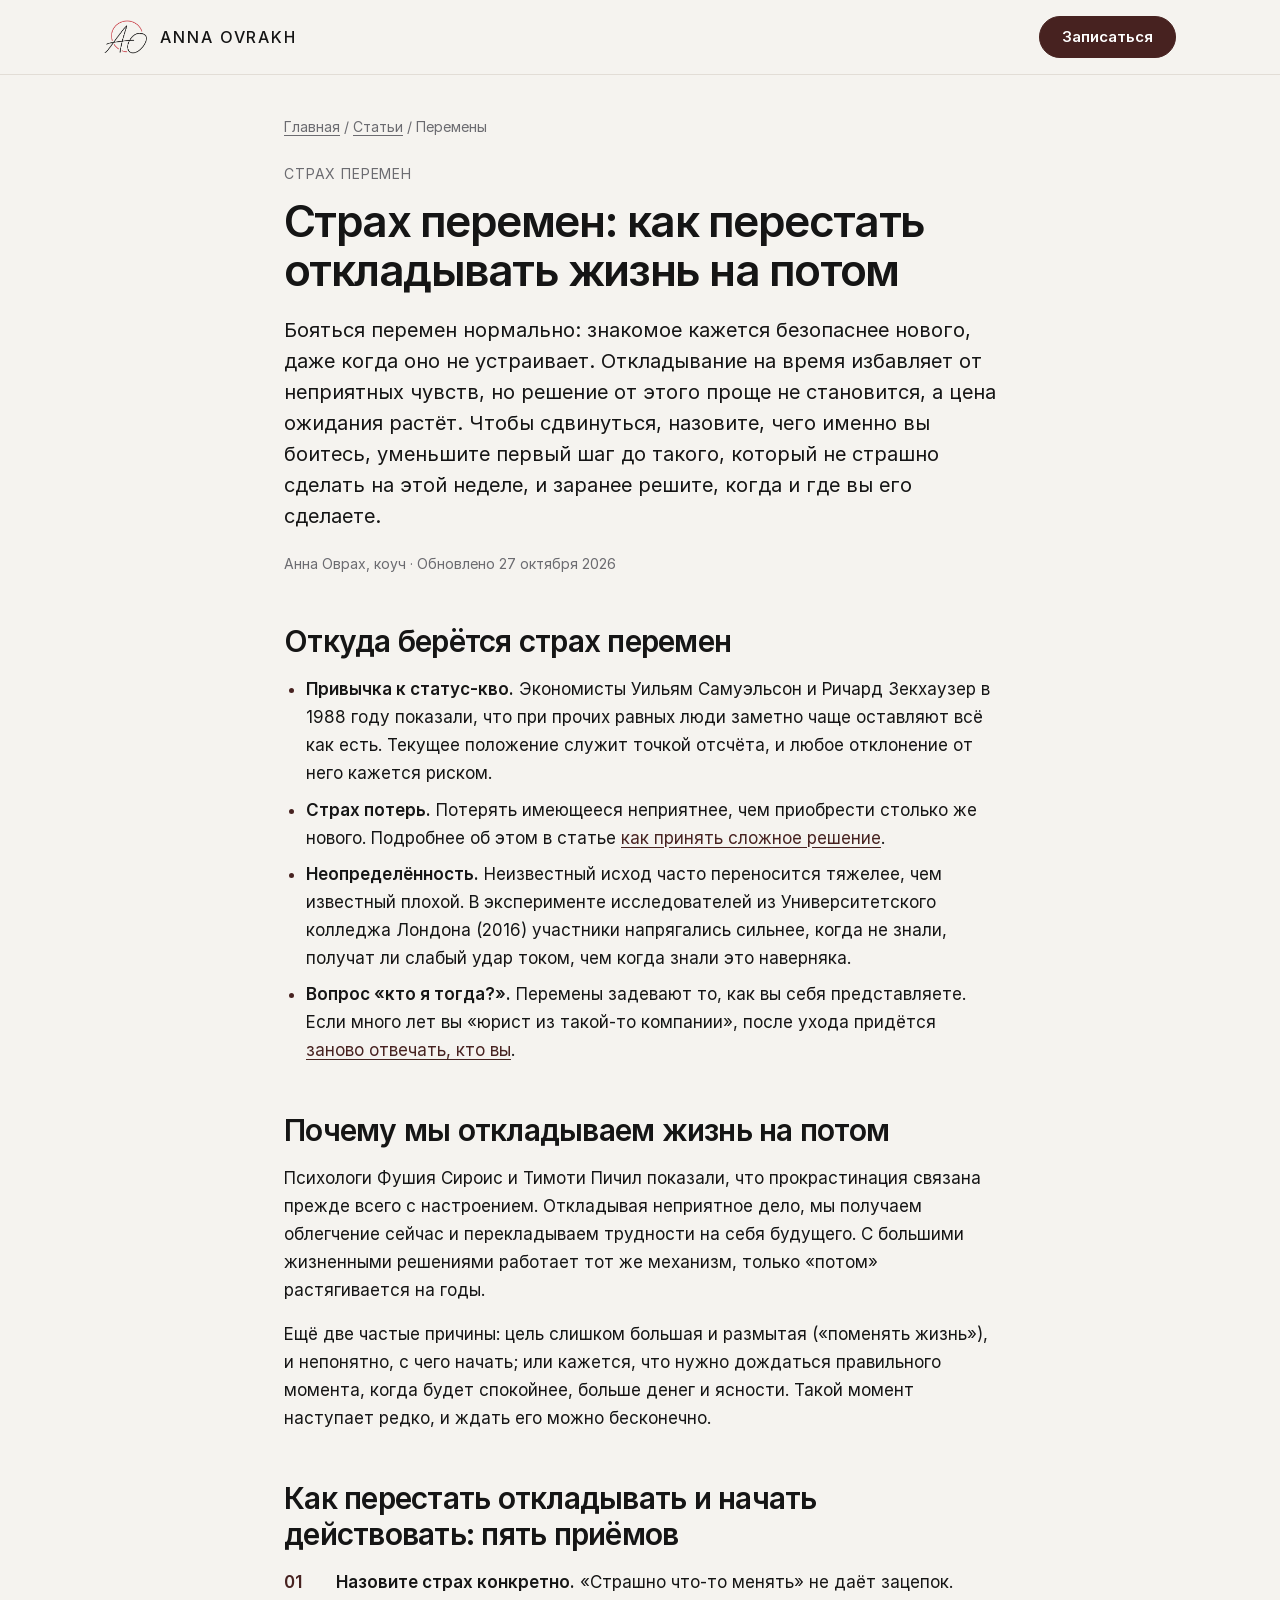
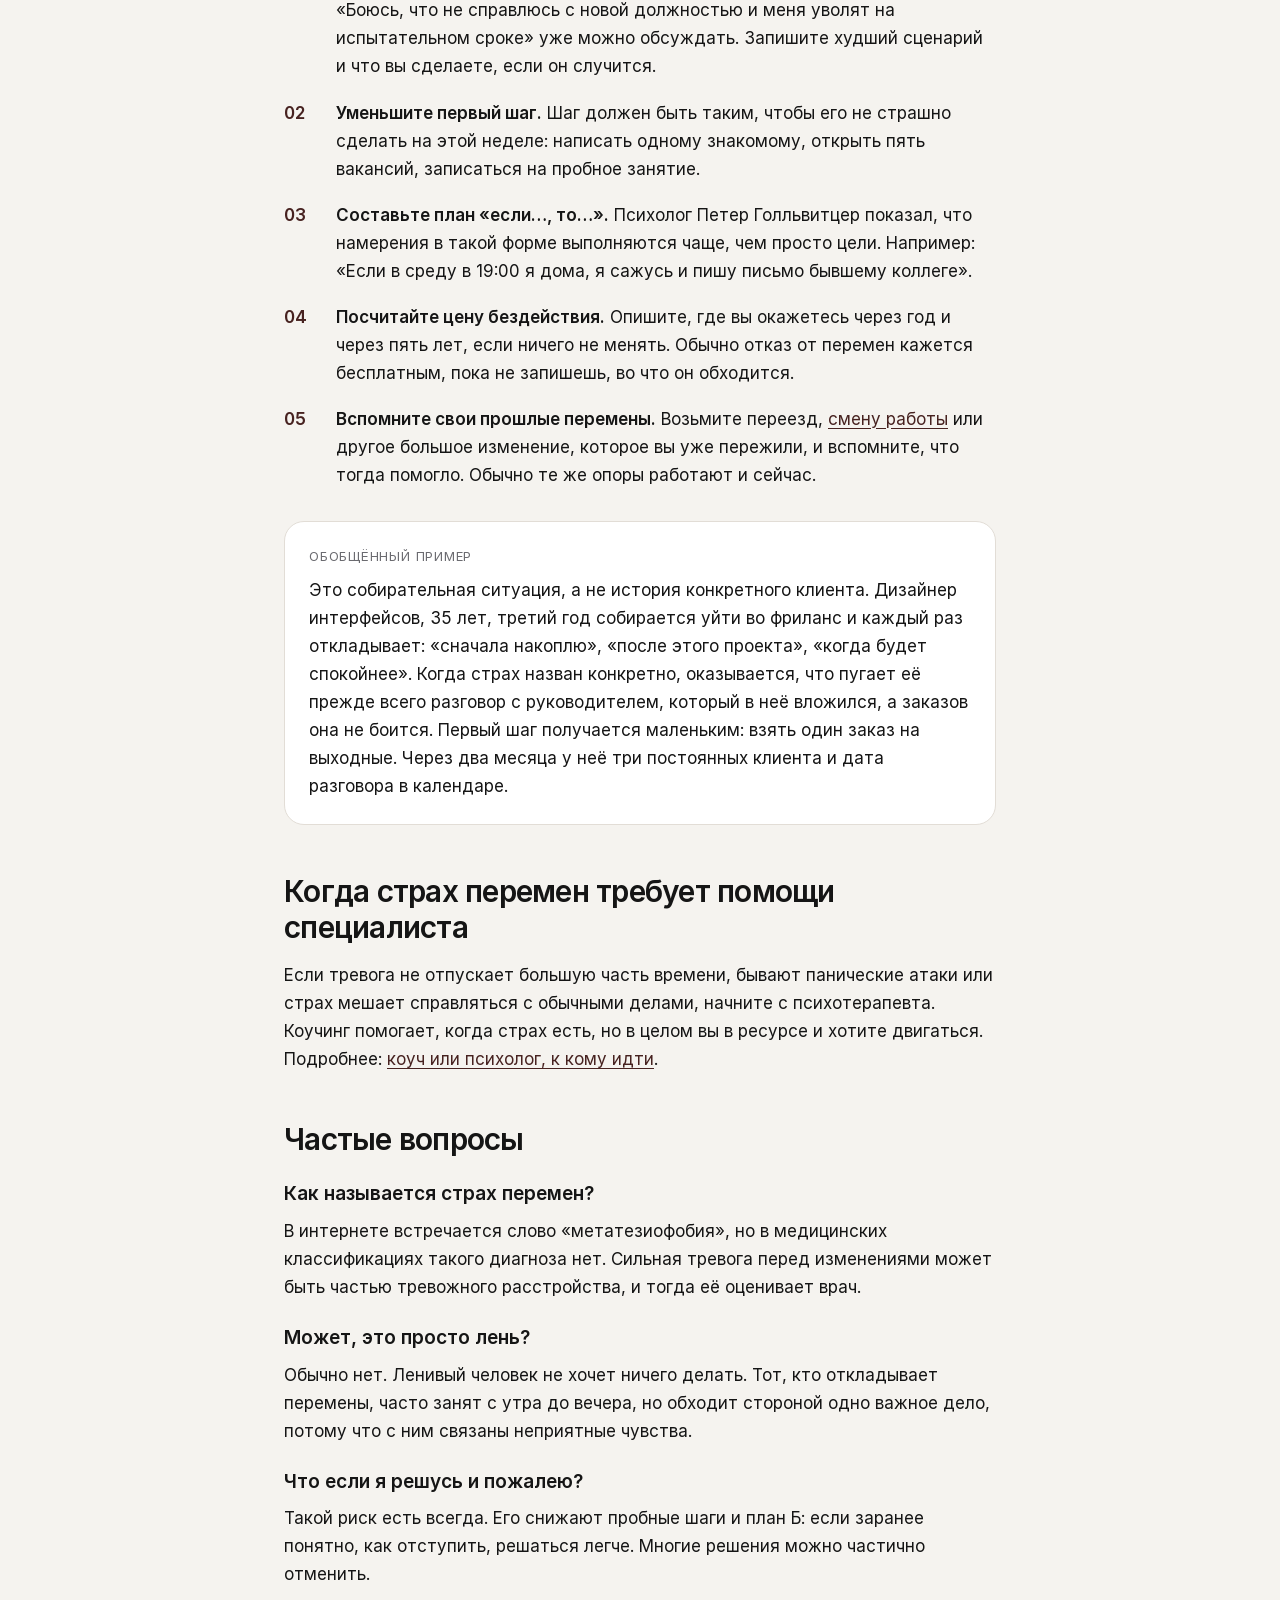
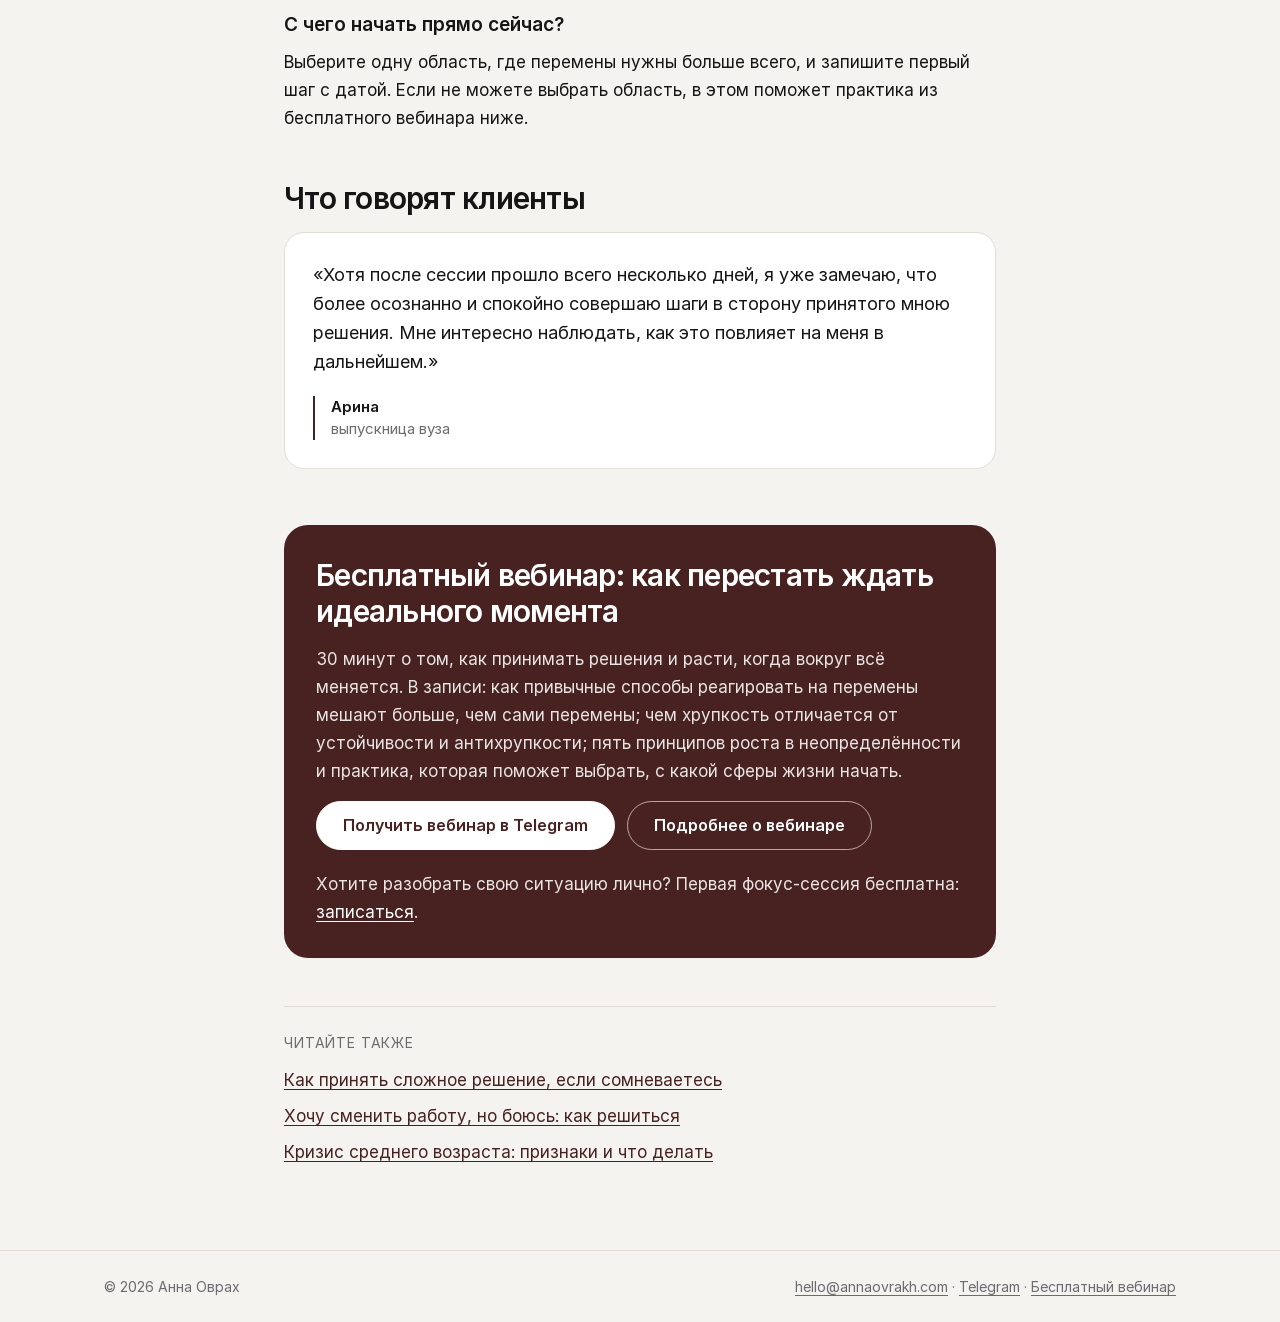
<file: strah-peremen/index.html>
<!doctype html>
<html lang="ru">
<head>
  <meta charset="utf-8">
  <meta name="viewport" content="width=device-width, initial-scale=1">
  <title>Страх перемен: как перестать откладывать жизнь — Анна Оврах</title>
  <meta name="description" content="Откуда берётся страх перемен, почему мы откладываем важное на потом и как начать действовать, не дожидаясь идеального момента: пять приёмов и вебинар.">
  <link rel="canonical" href="https://annaovrakh.com/strah-peremen/">
  <meta name="robots" content="index, follow, max-image-preview:large">
  <meta property="og:type" content="article">
  <meta property="og:url" content="https://annaovrakh.com/strah-peremen/">
  <meta property="og:site_name" content="Анна Оврах">
  <meta property="og:locale" content="ru_RU">
  <meta property="og:title" content="Страх перемен: как перестать откладывать жизнь на потом">
  <meta property="og:description" content="Откуда берётся страх перемен и как начать действовать, не дожидаясь идеального момента.">
  <meta property="og:image" content="https://annaovrakh.com/assets/meta/og-image.jpg">
  <meta property="og:image:width" content="1200">
  <meta property="og:image:height" content="630">
  <meta name="twitter:card" content="summary_large_image">
  <link rel="icon" href="/favicon.ico" sizes="any">
  <link rel="icon" href="/assets/meta/favicon-512.png" type="image/png" sizes="512x512">
  <link rel="apple-touch-icon" href="/assets/meta/favicon-180.png">
  <link rel="stylesheet" href="/assets/pages/pages.css">
  <script src="/assets/pages/analytics.js" defer></script>
  <script type="application/ld+json">
{
  "@context": "https://schema.org",
  "@graph": [
    {
      "@type": "Article",
      "@id": "https://annaovrakh.com/strah-peremen/#article",
      "headline": "Страх перемен: как перестать откладывать жизнь на потом",
      "description": "Откуда берётся страх перемен, почему мы откладываем важное на потом и как начать действовать, не дожидаясь идеального момента: пять приёмов и вебинар.",
      "inLanguage": "ru",
      "datePublished": "2026-10-20",
      "dateModified": "2026-10-27",
      "image": "https://annaovrakh.com/assets/meta/og-image.jpg",
      "mainEntityOfPage": "https://annaovrakh.com/strah-peremen/",
      "author": { "@type": "Person", "@id": "https://annaovrakh.com/#person", "name": "Анна Оврах", "url": "https://annaovrakh.com/" },
      "publisher": { "@id": "https://annaovrakh.com/#person" },
      "isPartOf": { "@type": "WebSite", "@id": "https://annaovrakh.com/#website", "url": "https://annaovrakh.com/", "name": "Анна Оврах" }
    },
    {
      "@type": "BreadcrumbList",
      "itemListElement": [
        { "@type": "ListItem", "position": 1, "name": "Главная", "item": "https://annaovrakh.com/" },
        { "@type": "ListItem", "position": 2, "name": "Статьи", "item": "https://annaovrakh.com/stati/" },
        { "@type": "ListItem", "position": 3, "name": "Страх перемен", "item": "https://annaovrakh.com/strah-peremen/" }
      ]
    }
  ]
}
  </script>
</head>
<body>
  <header class="site-header">
    <div class="wrap">
      <a class="brand" href="/"><img src="/assets/images/image-9e5f11c0.png" alt="" width="44" height="34"><span>Anna Ovrakh</span></a>
      <a class="btn btn-primary btn-small" href="https://calendar.google.com/appointments/schedules/AcZssZ16t3_sUgzM_D2zGePgAix_6iRgT2di7BRcbkvkQmh9XfTxQznVhLi48Wpf-VBfK3HbGIU5erK8" target="_blank" rel="noopener">Записаться</a>
    </div>
  </header>

  <main>
    <article>
      <p class="crumbs"><a href="/">Главная</a> / <a href="/stati/">Статьи</a> / Перемены</p>
      <p class="eyebrow">Страх перемен</p>
      <h1>Страх перемен: как перестать откладывать жизнь на потом</h1>
      <p class="lead">Бояться перемен нормально: знакомое кажется безопаснее нового, даже когда оно не устраивает. Откладывание на время избавляет от неприятных чувств, но решение от этого проще не становится, а цена ожидания растёт. Чтобы сдвинуться, назовите, чего именно вы боитесь, уменьшите первый шаг до такого, который не страшно сделать на этой неделе, и заранее решите, когда и где вы его сделаете.</p>
      <p class="byline">Анна Оврах, коуч · Обновлено 27 октября 2026</p>

      <h2>Откуда берётся страх перемен</h2>
      <ul>
        <li><strong>Привычка к статус-кво.</strong> Экономисты Уильям Самуэльсон и Ричард Зекхаузер в 1988 году показали, что при прочих равных люди заметно чаще оставляют всё как есть. Текущее положение служит точкой отсчёта, и любое отклонение от него кажется риском.</li>
        <li><strong>Страх потерь.</strong> Потерять имеющееся неприятнее, чем приобрести столько же нового. Подробнее об этом в статье <a href="/kak-prinyat-reshenie/">как принять сложное решение</a>.</li>
        <li><strong>Неопределённость.</strong> Неизвестный исход часто переносится тяжелее, чем известный плохой. В эксперименте исследователей из Университетского колледжа Лондона (2016) участники напрягались сильнее, когда не знали, получат ли слабый удар током, чем когда знали это наверняка.</li>
        <li><strong>Вопрос «кто я тогда?».</strong> Перемены задевают то, как вы себя представляете. Если много лет вы «юрист из такой-то компании», после ухода придётся <a href="/kak-najti-sebya/">заново отвечать, кто вы</a>.</li>
      </ul>

      <h2>Почему мы откладываем жизнь на потом</h2>
      <p>Психологи Фушия Сироис и Тимоти Пичил показали, что прокрастинация связана прежде всего с настроением. Откладывая неприятное дело, мы получаем облегчение сейчас и перекладываем трудности на себя будущего. С большими жизненными решениями работает тот же механизм, только «потом» растягивается на годы.</p>
      <p>Ещё две частые причины: цель слишком большая и размытая («поменять жизнь»), и непонятно, с чего начать; или кажется, что нужно дождаться правильного момента, когда будет спокойнее, больше денег и ясности. Такой момент наступает редко, и ждать его можно бесконечно.</p>

      <h2>Как перестать откладывать и начать действовать: пять приёмов</h2>
      <ol class="steps">
        <li><strong>Назовите страх конкретно.</strong> «Страшно что-то менять» не даёт зацепок. «Боюсь, что не справлюсь с новой должностью и меня уволят на испытательном сроке» уже можно обсуждать. Запишите худший сценарий и что вы сделаете, если он случится.</li>
        <li><strong>Уменьшите первый шаг.</strong> Шаг должен быть таким, чтобы его не страшно сделать на этой неделе: написать одному знакомому, открыть пять вакансий, записаться на пробное занятие.</li>
        <li><strong>Составьте план «если…, то…».</strong> Психолог Петер Голльвитцер показал, что намерения в такой форме выполняются чаще, чем просто цели. Например: «Если в среду в 19:00 я дома, я сажусь и пишу письмо бывшему коллеге».</li>
        <li><strong>Посчитайте цену бездействия.</strong> Опишите, где вы окажетесь через год и через пять лет, если ничего не менять. Обычно отказ от перемен кажется бесплатным, пока не запишешь, во что он обходится.</li>
        <li><strong>Вспомните свои прошлые перемены.</strong> Возьмите переезд, <a href="/hochu-smenit-rabotu/">смену работы</a> или другое большое изменение, которое вы уже пережили, и вспомните, что тогда помогло. Обычно те же опоры работают и сейчас.</li>
      </ol>

      <div class="callout">
        <p class="label">Обобщённый пример</p>
        <p>Это собирательная ситуация, а не история конкретного клиента. Дизайнер интерфейсов, 35 лет, третий год собирается уйти во фриланс и каждый раз откладывает: «сначала накоплю», «после этого проекта», «когда будет спокойнее». Когда страх назван конкретно, оказывается, что пугает её прежде всего разговор с руководителем, который в неё вложился, а заказов она не боится. Первый шаг получается маленьким: взять один заказ на выходные. Через два месяца у неё три постоянных клиента и дата разговора в календаре.</p>
      </div>

      <h2>Когда страх перемен требует помощи специалиста</h2>
      <p>Если тревога не отпускает большую часть времени, бывают панические атаки или страх мешает справляться с обычными делами, начните с психотерапевта. Коучинг помогает, когда страх есть, но в целом вы в ресурсе и хотите двигаться. Подробнее: <a href="/kouch-ili-psiholog/">коуч или психолог, к кому идти</a>.</p>

      <section class="faq">
        <h2>Частые вопросы</h2>
        <h3>Как называется страх перемен?</h3>
        <p>В интернете встречается слово «метатезиофобия», но в медицинских классификациях такого диагноза нет. Сильная тревога перед изменениями может быть частью тревожного расстройства, и тогда её оценивает врач.</p>
        <h3>Может, это просто лень?</h3>
        <p>Обычно нет. Ленивый человек не хочет ничего делать. Тот, кто откладывает перемены, часто занят с утра до вечера, но обходит стороной одно важное дело, потому что с ним связаны неприятные чувства.</p>
        <h3>Что если я решусь и пожалею?</h3>
        <p>Такой риск есть всегда. Его снижают пробные шаги и план Б: если заранее понятно, как отступить, решаться легче. Многие решения можно частично отменить.</p>
        <h3>С чего начать прямо сейчас?</h3>
        <p>Выберите одну область, где перемены нужны больше всего, и запишите первый шаг с датой. Если не можете выбрать область, в этом поможет практика из бесплатного вебинара ниже.</p>
      </section>

      <section class="review">
        <h2>Что говорят клиенты</h2>
        <figure>
          <blockquote>
            <p>«Хотя после сессии прошло всего несколько дней, я уже замечаю, что более осознанно и спокойно совершаю шаги в сторону принятого мною решения. Мне интересно наблюдать, как это повлияет на меня в дальнейшем.»</p>
          </blockquote>
          <figcaption><span class="review-name">Арина</span> <span class="review-role">выпускница вуза</span></figcaption>
        </figure>
      </section>

      <section class="cta">
        <h2>Бесплатный вебинар: как перестать ждать идеального момента</h2>
        <p>30 минут о том, как принимать решения и расти, когда вокруг всё меняется. В записи: как привычные способы реагировать на перемены мешают больше, чем сами перемены; чем хрупкость отличается от устойчивости и антихрупкости; пять принципов роста в неопределённости и практика, которая поможет выбрать, с какой сферы жизни начать.</p>
        <div class="actions">
          <a class="btn btn-primary" href="https://t.me/AO_Coach_ICF_bot" target="_blank" rel="noopener">Получить вебинар в Telegram</a>
          <a class="btn btn-ghost" href="/webinar/">Подробнее о вебинаре</a>
        </div>
        <p>Хотите разобрать свою ситуацию лично? Первая фокус-сессия бесплатна: <a href="https://calendar.google.com/appointments/schedules/AcZssZ16t3_sUgzM_D2zGePgAix_6iRgT2di7BRcbkvkQmh9XfTxQznVhLi48Wpf-VBfK3HbGIU5erK8" target="_blank" rel="noopener">записаться</a>.</p>
      </section>

      <nav class="related" aria-label="Другие материалы">
        <p class="eyebrow">Читайте также</p>
        <ul>
          <li><a href="/kak-prinyat-reshenie/">Как принять сложное решение, если сомневаетесь</a></li>
          <li><a href="/hochu-smenit-rabotu/">Хочу сменить работу, но боюсь: как решиться</a></li>
          <li><a href="/krizis-srednego-vozrasta/">Кризис среднего возраста: признаки и что делать</a></li>
        </ul>
      </nav>
    </article>
  </main>

  <footer class="site-footer">
    <div class="wrap">
      <span>© 2026 Анна Оврах</span>
      <span><a href="mailto:hello@annaovrakh.com">hello@annaovrakh.com</a> · <a href="https://t.me/AnnaOvrakh" target="_blank" rel="noopener">Telegram</a> · <a href="/webinar/">Бесплатный вебинар</a></span>
    </div>
  </footer>
</body>
</html>
</file>
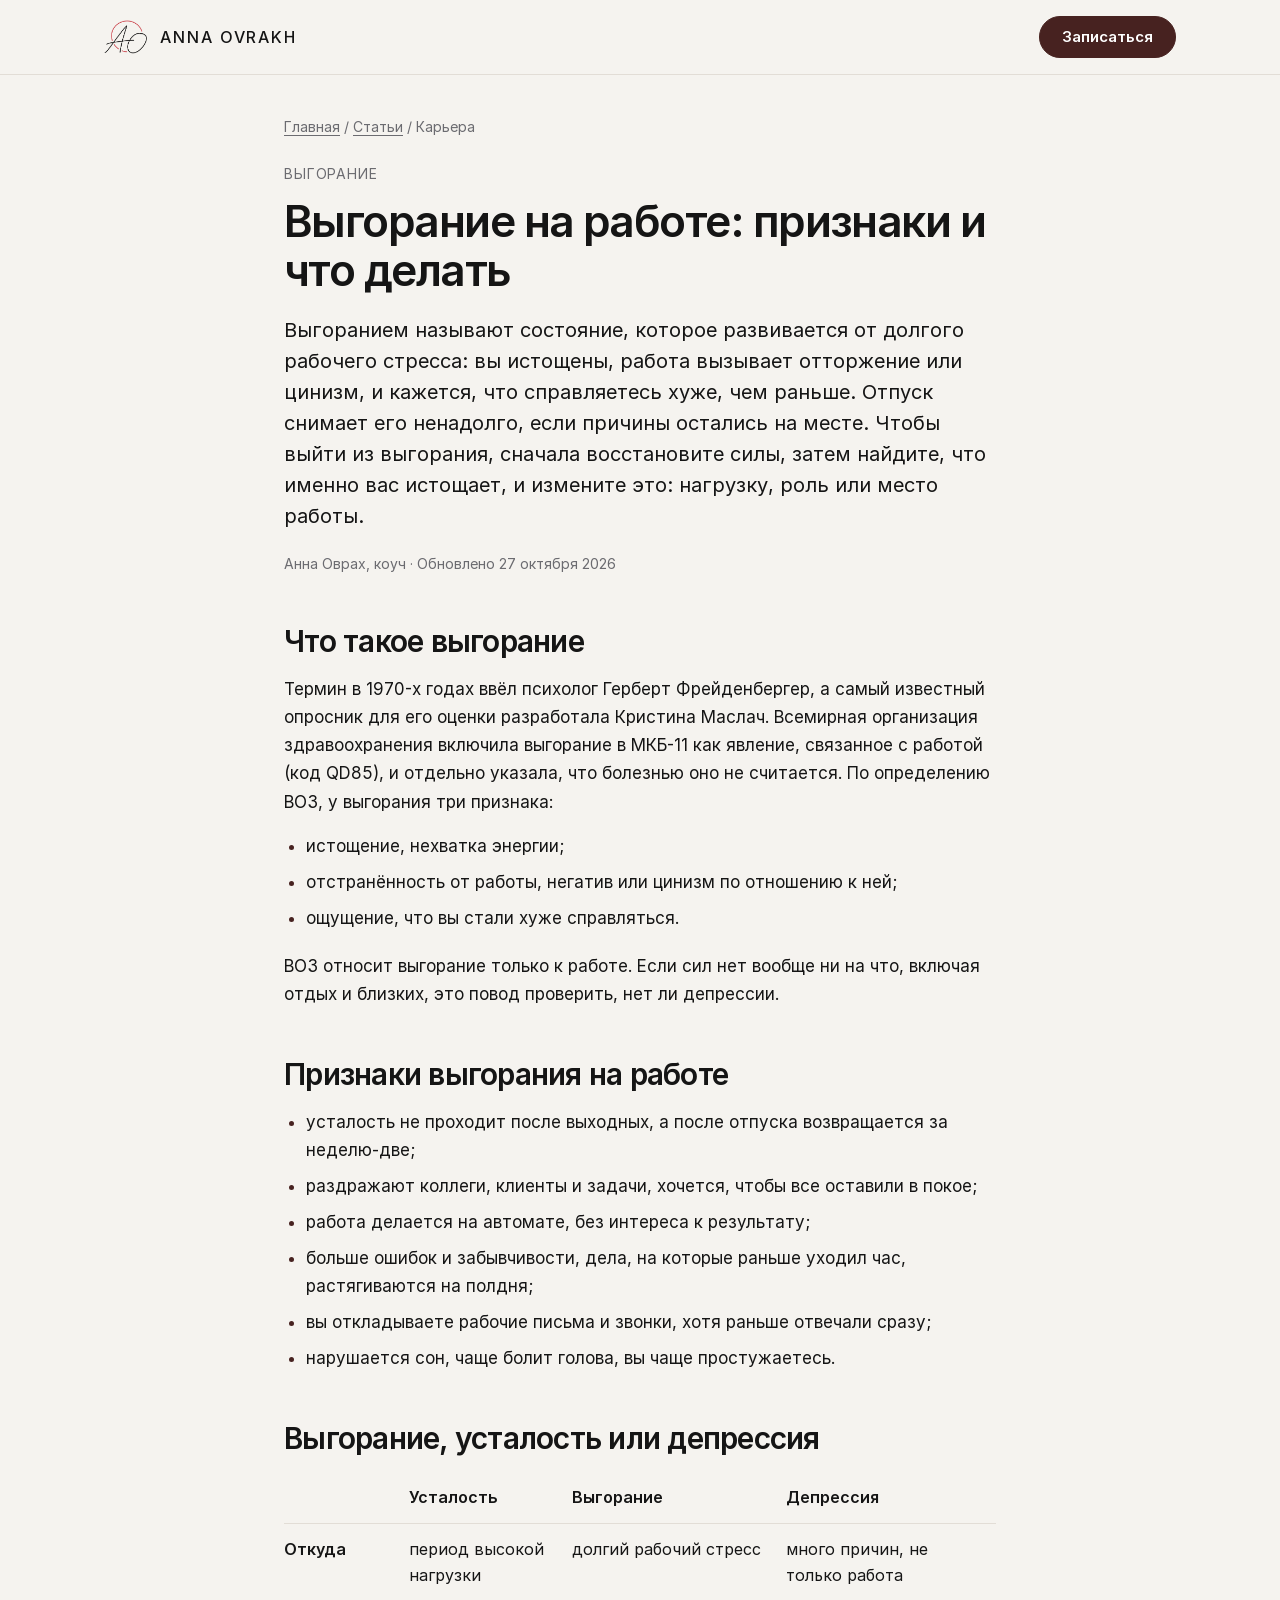
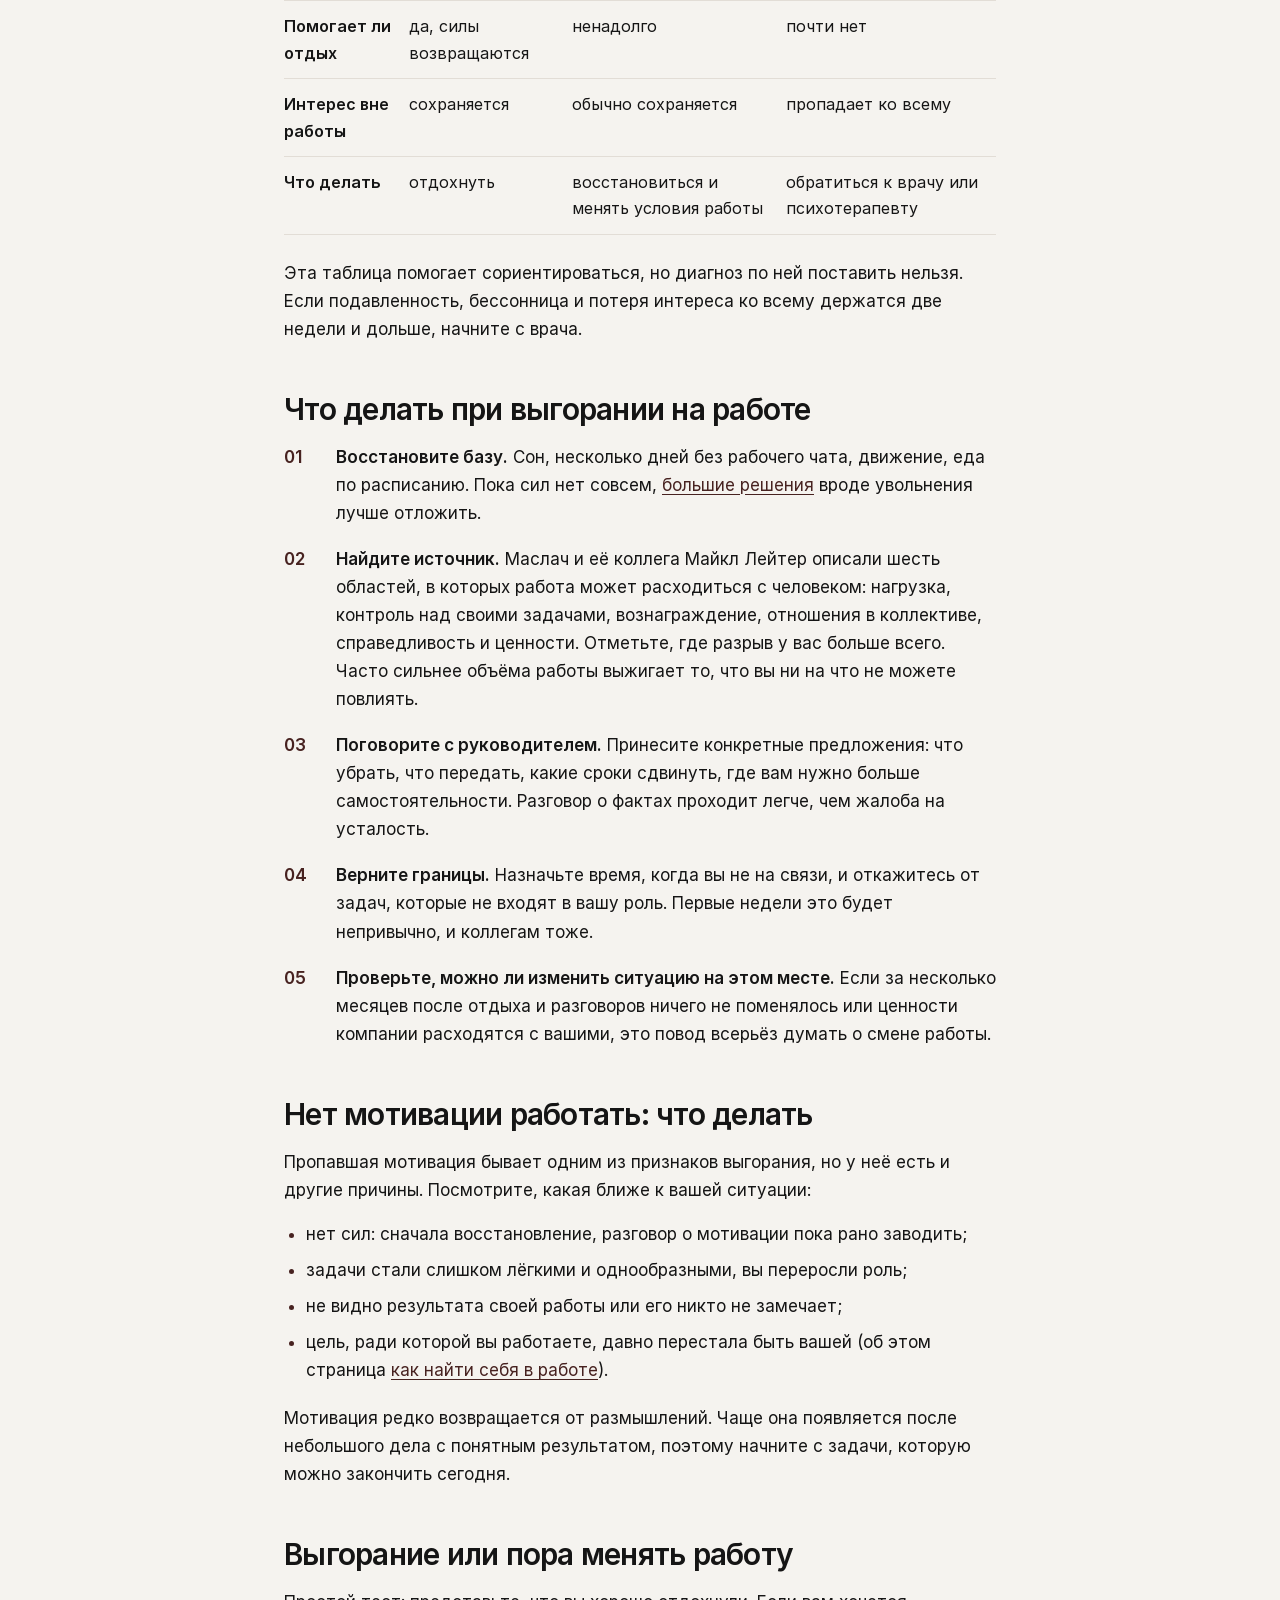
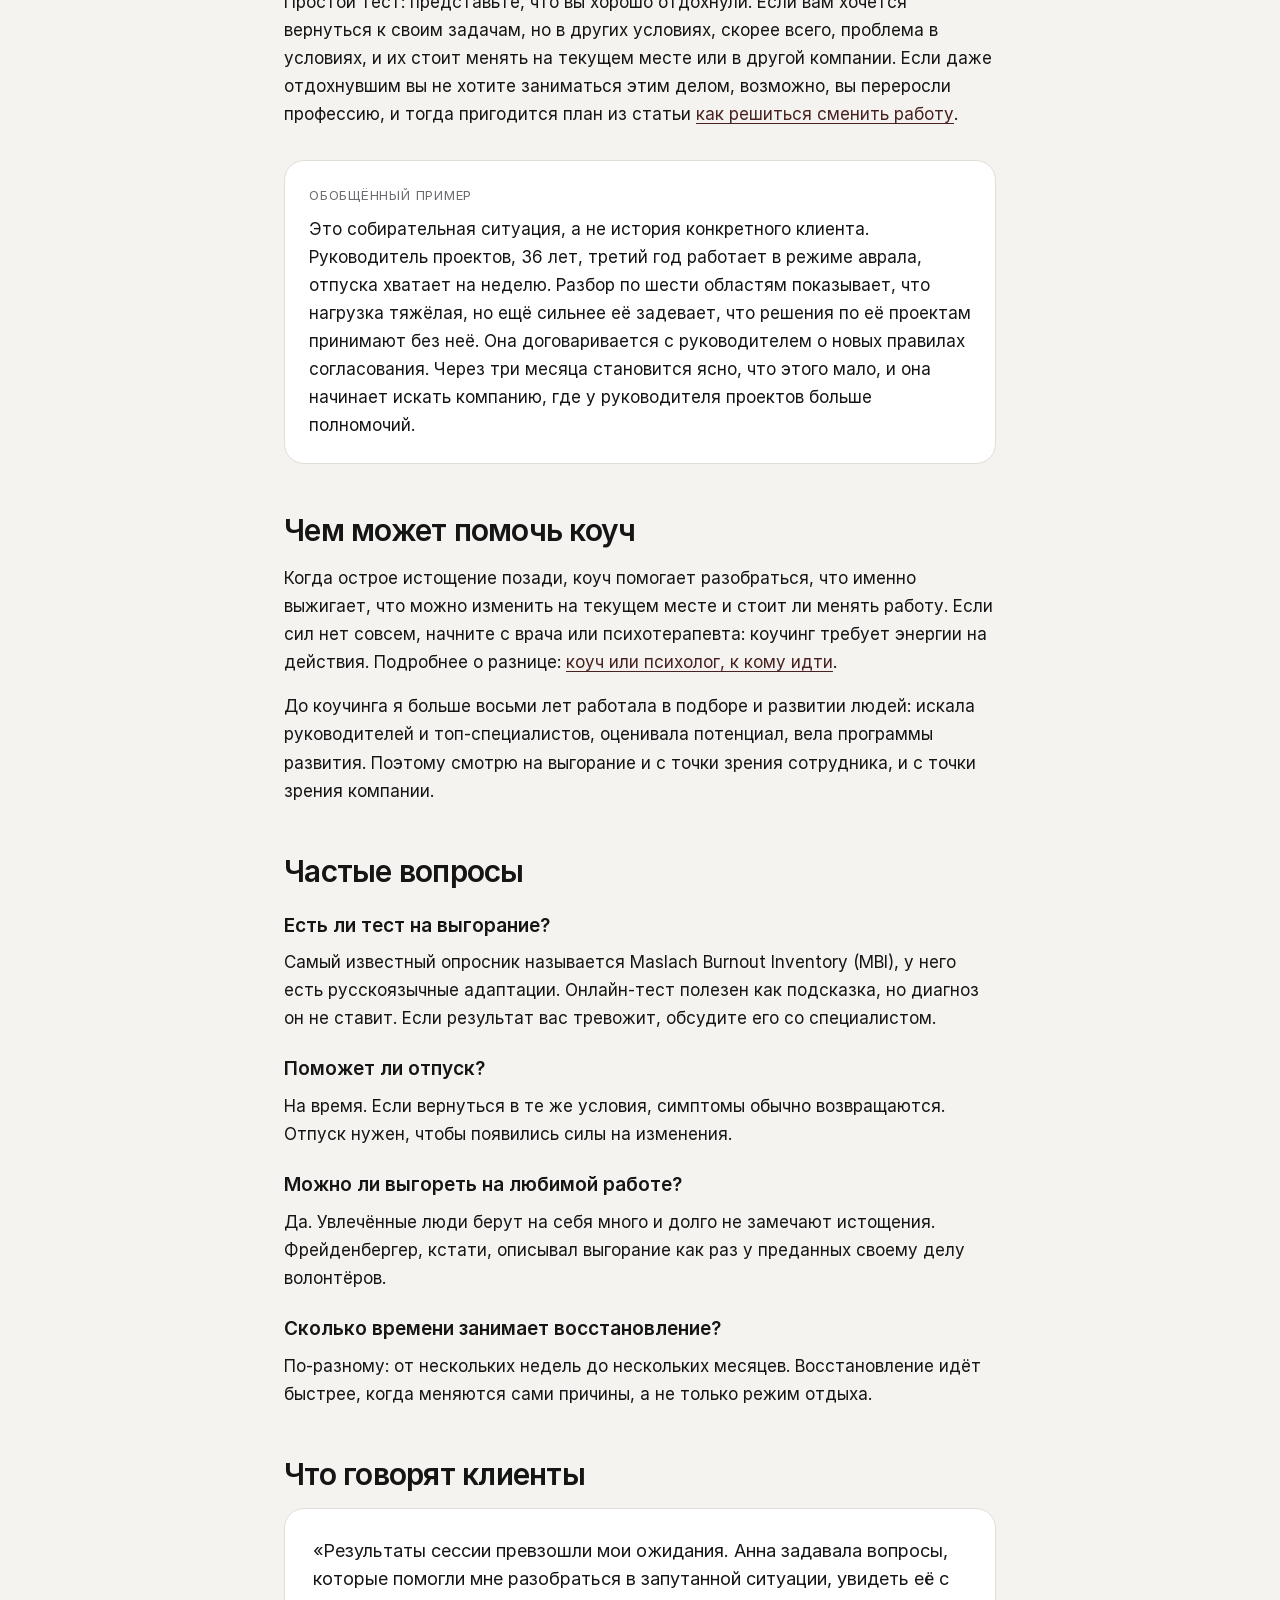
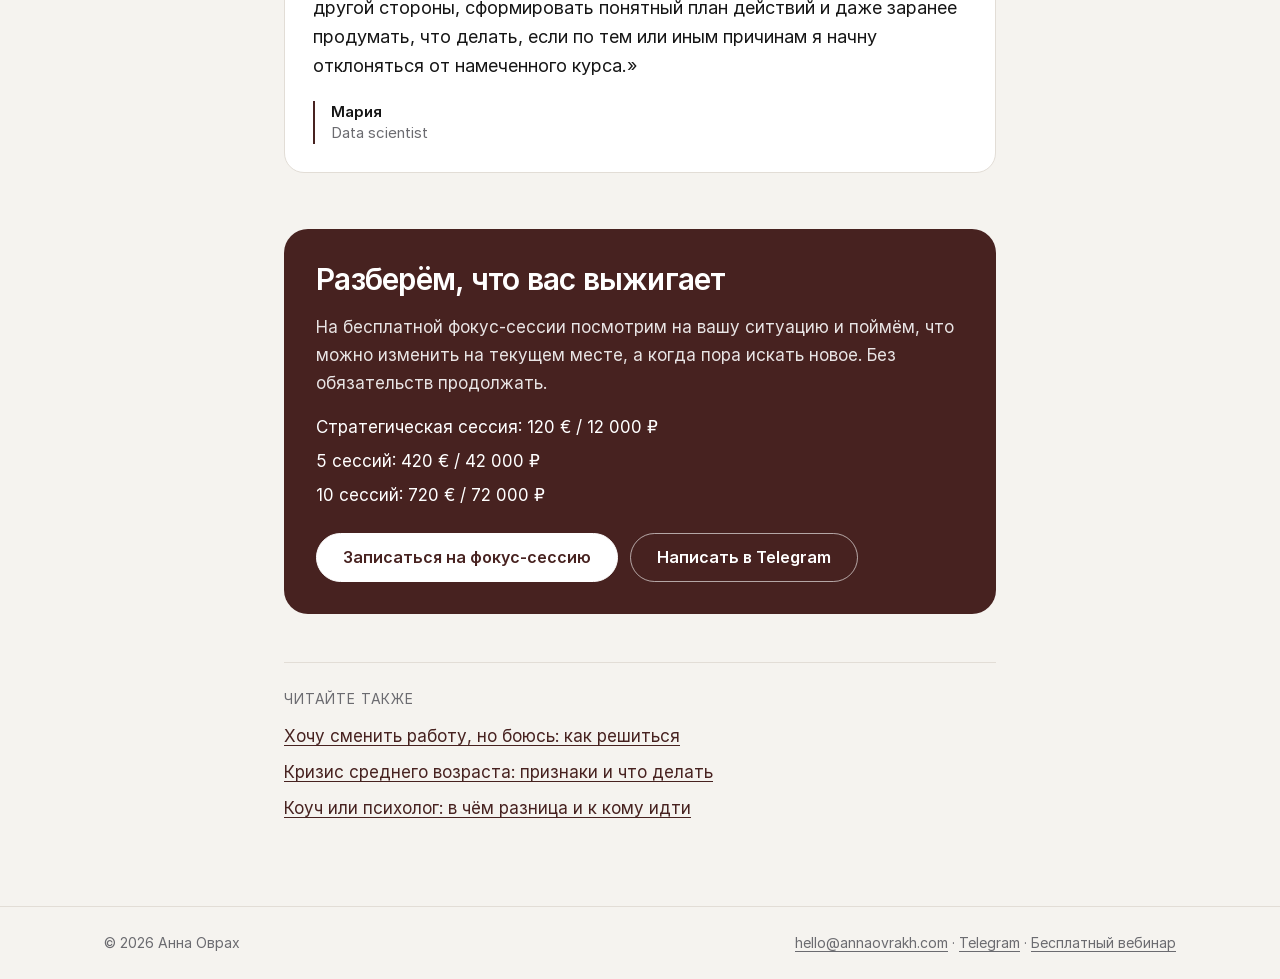
<file: vygoranie-na-rabote/index.html>
<!doctype html>
<html lang="ru">
<head>
  <meta charset="utf-8">
  <meta name="viewport" content="width=device-width, initial-scale=1">
  <title>Выгорание на работе: признаки и что делать — Анна Оврах</title>
  <meta name="description" content="Признаки выгорания на работе, чем оно отличается от усталости и депрессии, что делать, если нет мотивации работать, и как понять, что пора менять работу.">
  <link rel="canonical" href="https://annaovrakh.com/vygoranie-na-rabote/">
  <meta name="robots" content="index, follow, max-image-preview:large">
  <meta property="og:type" content="article">
  <meta property="og:url" content="https://annaovrakh.com/vygoranie-na-rabote/">
  <meta property="og:site_name" content="Анна Оврах">
  <meta property="og:locale" content="ru_RU">
  <meta property="og:title" content="Выгорание на работе: признаки и что делать">
  <meta property="og:description" content="Чем выгорание отличается от усталости и депрессии и как понять, что пора менять работу.">
  <meta property="og:image" content="https://annaovrakh.com/assets/meta/og-image.jpg">
  <meta property="og:image:width" content="1200">
  <meta property="og:image:height" content="630">
  <meta name="twitter:card" content="summary_large_image">
  <link rel="icon" href="/favicon.ico" sizes="any">
  <link rel="icon" href="/assets/meta/favicon-512.png" type="image/png" sizes="512x512">
  <link rel="apple-touch-icon" href="/assets/meta/favicon-180.png">
  <link rel="stylesheet" href="/assets/pages/pages.css">
  <script src="/assets/pages/analytics.js" defer></script>
  <script type="application/ld+json">
{
  "@context": "https://schema.org",
  "@graph": [
    {
      "@type": "Article",
      "@id": "https://annaovrakh.com/vygoranie-na-rabote/#article",
      "headline": "Выгорание на работе: признаки и что делать",
      "description": "Признаки выгорания на работе, чем оно отличается от усталости и депрессии, что делать, если нет мотивации работать, и как понять, что пора менять работу.",
      "inLanguage": "ru",
      "datePublished": "2026-10-20",
      "dateModified": "2026-10-27",
      "image": "https://annaovrakh.com/assets/meta/og-image.jpg",
      "mainEntityOfPage": "https://annaovrakh.com/vygoranie-na-rabote/",
      "author": { "@type": "Person", "@id": "https://annaovrakh.com/#person", "name": "Анна Оврах", "url": "https://annaovrakh.com/" },
      "publisher": { "@id": "https://annaovrakh.com/#person" },
      "isPartOf": { "@type": "WebSite", "@id": "https://annaovrakh.com/#website", "url": "https://annaovrakh.com/", "name": "Анна Оврах" }
    },
    {
      "@type": "BreadcrumbList",
      "itemListElement": [
        { "@type": "ListItem", "position": 1, "name": "Главная", "item": "https://annaovrakh.com/" },
        { "@type": "ListItem", "position": 2, "name": "Статьи", "item": "https://annaovrakh.com/stati/" },
        { "@type": "ListItem", "position": 3, "name": "Выгорание на работе", "item": "https://annaovrakh.com/vygoranie-na-rabote/" }
      ]
    }
  ]
}
  </script>
</head>
<body>
  <header class="site-header">
    <div class="wrap">
      <a class="brand" href="/"><img src="/assets/images/image-9e5f11c0.png" alt="" width="44" height="34"><span>Anna Ovrakh</span></a>
      <a class="btn btn-primary btn-small" href="https://calendar.google.com/appointments/schedules/AcZssZ16t3_sUgzM_D2zGePgAix_6iRgT2di7BRcbkvkQmh9XfTxQznVhLi48Wpf-VBfK3HbGIU5erK8" target="_blank" rel="noopener">Записаться</a>
    </div>
  </header>

  <main>
    <article>
      <p class="crumbs"><a href="/">Главная</a> / <a href="/stati/">Статьи</a> / Карьера</p>
      <p class="eyebrow">Выгорание</p>
      <h1>Выгорание на работе: признаки и что делать</h1>
      <p class="lead">Выгоранием называют состояние, которое развивается от долгого рабочего стресса: вы истощены, работа вызывает отторжение или цинизм, и кажется, что справляетесь хуже, чем раньше. Отпуск снимает его ненадолго, если причины остались на месте. Чтобы выйти из выгорания, сначала восстановите силы, затем найдите, что именно вас истощает, и измените это: нагрузку, роль или место работы.</p>
      <p class="byline">Анна Оврах, коуч · Обновлено 27 октября 2026</p>

      <h2>Что такое выгорание</h2>
      <p>Термин в 1970-х годах ввёл психолог Герберт Фрейденбергер, а самый известный опросник для его оценки разработала Кристина Маслач. Всемирная организация здравоохранения включила выгорание в МКБ-11 как явление, связанное с работой (код QD85), и отдельно указала, что болезнью оно не считается. По определению ВОЗ, у выгорания три признака:</p>
      <ul>
        <li>истощение, нехватка энергии;</li>
        <li>отстранённость от работы, негатив или цинизм по отношению к ней;</li>
        <li>ощущение, что вы стали хуже справляться.</li>
      </ul>
      <p>ВОЗ относит выгорание только к работе. Если сил нет вообще ни на что, включая отдых и близких, это повод проверить, нет ли депрессии.</p>

      <h2>Признаки выгорания на работе</h2>
      <ul>
        <li>усталость не проходит после выходных, а после отпуска возвращается за неделю-две;</li>
        <li>раздражают коллеги, клиенты и задачи, хочется, чтобы все оставили в покое;</li>
        <li>работа делается на автомате, без интереса к результату;</li>
        <li>больше ошибок и забывчивости, дела, на которые раньше уходил час, растягиваются на полдня;</li>
        <li>вы откладываете рабочие письма и звонки, хотя раньше отвечали сразу;</li>
        <li>нарушается сон, чаще болит голова, вы чаще простужаетесь.</li>
      </ul>

      <h2>Выгорание, усталость или депрессия</h2>
      <div class="table-scroll">
        <table>
          <thead><tr><th></th><th>Усталость</th><th>Выгорание</th><th>Депрессия</th></tr></thead>
          <tbody>
            <tr><td><strong>Откуда</strong></td><td>период высокой нагрузки</td><td>долгий рабочий стресс</td><td>много причин, не только работа</td></tr>
            <tr><td><strong>Помогает ли отдых</strong></td><td>да, силы возвращаются</td><td>ненадолго</td><td>почти нет</td></tr>
            <tr><td><strong>Интерес вне работы</strong></td><td>сохраняется</td><td>обычно сохраняется</td><td>пропадает ко всему</td></tr>
            <tr><td><strong>Что делать</strong></td><td>отдохнуть</td><td>восстановиться и менять условия работы</td><td>обратиться к врачу или психотерапевту</td></tr>
          </tbody>
        </table>
      </div>
      <p>Эта таблица помогает сориентироваться, но диагноз по ней поставить нельзя. Если подавленность, бессонница и потеря интереса ко всему держатся две недели и дольше, начните с врача.</p>

      <h2>Что делать при выгорании на работе</h2>
      <ol class="steps">
        <li><strong>Восстановите базу.</strong> Сон, несколько дней без рабочего чата, движение, еда по расписанию. Пока сил нет совсем, <a href="/kak-prinyat-reshenie/">большие решения</a> вроде увольнения лучше отложить.</li>
        <li><strong>Найдите источник.</strong> Маслач и её коллега Майкл Лейтер описали шесть областей, в которых работа может расходиться с человеком: нагрузка, контроль над своими задачами, вознаграждение, отношения в коллективе, справедливость и ценности. Отметьте, где разрыв у вас больше всего. Часто сильнее объёма работы выжигает то, что вы ни на что не можете повлиять.</li>
        <li><strong>Поговорите с руководителем.</strong> Принесите конкретные предложения: что убрать, что передать, какие сроки сдвинуть, где вам нужно больше самостоятельности. Разговор о фактах проходит легче, чем жалоба на усталость.</li>
        <li><strong>Верните границы.</strong> Назначьте время, когда вы не на связи, и откажитесь от задач, которые не входят в вашу роль. Первые недели это будет непривычно, и коллегам тоже.</li>
        <li><strong>Проверьте, можно ли изменить ситуацию на этом месте.</strong> Если за несколько месяцев после отдыха и разговоров ничего не поменялось или ценности компании расходятся с вашими, это повод всерьёз думать о смене работы.</li>
      </ol>

      <h2>Нет мотивации работать: что делать</h2>
      <p>Пропавшая мотивация бывает одним из признаков выгорания, но у неё есть и другие причины. Посмотрите, какая ближе к вашей ситуации:</p>
      <ul>
        <li>нет сил: сначала восстановление, разговор о мотивации пока рано заводить;</li>
        <li>задачи стали слишком лёгкими и однообразными, вы переросли роль;</li>
        <li>не видно результата своей работы или его никто не замечает;</li>
        <li>цель, ради которой вы работаете, давно перестала быть вашей (об этом страница <a href="/kak-najti-sebya/">как найти себя в работе</a>).</li>
      </ul>
      <p>Мотивация редко возвращается от размышлений. Чаще она появляется после небольшого дела с понятным результатом, поэтому начните с задачи, которую можно закончить сегодня.</p>

      <h2>Выгорание или пора менять работу</h2>
      <p>Простой тест: представьте, что вы хорошо отдохнули. Если вам хочется вернуться к своим задачам, но в других условиях, скорее всего, проблема в условиях, и их стоит менять на текущем месте или в другой компании. Если даже отдохнувшим вы не хотите заниматься этим делом, возможно, вы переросли профессию, и тогда пригодится план из статьи <a href="/hochu-smenit-rabotu/">как решиться сменить работу</a>.</p>

      <div class="callout">
        <p class="label">Обобщённый пример</p>
        <p>Это собирательная ситуация, а не история конкретного клиента. Руководитель проектов, 36 лет, третий год работает в режиме аврала, отпуска хватает на неделю. Разбор по шести областям показывает, что нагрузка тяжёлая, но ещё сильнее её задевает, что решения по её проектам принимают без неё. Она договаривается с руководителем о новых правилах согласования. Через три месяца становится ясно, что этого мало, и она начинает искать компанию, где у руководителя проектов больше полномочий.</p>
      </div>

      <h2>Чем может помочь коуч</h2>
      <p>Когда острое истощение позади, коуч помогает разобраться, что именно выжигает, что можно изменить на текущем месте и стоит ли менять работу. Если сил нет совсем, начните с врача или психотерапевта: коучинг требует энергии на действия. Подробнее о разнице: <a href="/kouch-ili-psiholog/">коуч или психолог, к кому идти</a>.</p>
      <p>До коучинга я больше восьми лет работала в подборе и развитии людей: искала руководителей и топ-специалистов, оценивала потенциал, вела программы развития. Поэтому смотрю на выгорание и с точки зрения сотрудника, и с точки зрения компании.</p>

      <section class="faq">
        <h2>Частые вопросы</h2>
        <h3>Есть ли тест на выгорание?</h3>
        <p>Самый известный опросник называется Maslach Burnout Inventory (MBI), у него есть русскоязычные адаптации. Онлайн-тест полезен как подсказка, но диагноз он не ставит. Если результат вас тревожит, обсудите его со специалистом.</p>
        <h3>Поможет ли отпуск?</h3>
        <p>На время. Если вернуться в те же условия, симптомы обычно возвращаются. Отпуск нужен, чтобы появились силы на изменения.</p>
        <h3>Можно ли выгореть на любимой работе?</h3>
        <p>Да. Увлечённые люди берут на себя много и долго не замечают истощения. Фрейденбергер, кстати, описывал выгорание как раз у преданных своему делу волонтёров.</p>
        <h3>Сколько времени занимает восстановление?</h3>
        <p>По-разному: от нескольких недель до нескольких месяцев. Восстановление идёт быстрее, когда меняются сами причины, а не только режим отдыха.</p>
      </section>

      <section class="review">
        <h2>Что говорят клиенты</h2>
        <figure>
          <blockquote>
            <p>«Результаты сессии превзошли мои ожидания. Анна задавала вопросы, которые помогли мне разобраться в запутанной ситуации, увидеть её с другой стороны, сформировать понятный план действий и даже заранее продумать, что делать, если по тем или иным причинам я начну отклоняться от намеченного курса.»</p>
          </blockquote>
          <figcaption><span class="review-name">Мария</span> <span class="review-role">Data scientist</span></figcaption>
        </figure>
      </section>

      <section class="cta">
        <h2>Разберём, что вас выжигает</h2>
        <p>На бесплатной фокус-сессии посмотрим на вашу ситуацию и поймём, что можно изменить на текущем месте, а когда пора искать новое. Без обязательств продолжать.</p>
        <ul class="prices">
          <li>Стратегическая сессия: 120 € / 12 000 ₽</li>
          <li>5 сессий: 420 € / 42 000 ₽</li>
          <li>10 сессий: 720 € / 72 000 ₽</li>
        </ul>
        <div class="actions">
          <a class="btn btn-primary" href="https://calendar.google.com/appointments/schedules/AcZssZ16t3_sUgzM_D2zGePgAix_6iRgT2di7BRcbkvkQmh9XfTxQznVhLi48Wpf-VBfK3HbGIU5erK8" target="_blank" rel="noopener">Записаться на фокус-сессию</a>
          <a class="btn btn-ghost" href="https://t.me/AnnaOvrakh" target="_blank" rel="noopener">Написать в Telegram</a>
        </div>
      </section>

      <nav class="related" aria-label="Другие материалы">
        <p class="eyebrow">Читайте также</p>
        <ul>
          <li><a href="/hochu-smenit-rabotu/">Хочу сменить работу, но боюсь: как решиться</a></li>
          <li><a href="/krizis-srednego-vozrasta/">Кризис среднего возраста: признаки и что делать</a></li>
          <li><a href="/kouch-ili-psiholog/">Коуч или психолог: в чём разница и к кому идти</a></li>
        </ul>
      </nav>
    </article>
  </main>

  <footer class="site-footer">
    <div class="wrap">
      <span>© 2026 Анна Оврах</span>
      <span><a href="mailto:hello@annaovrakh.com">hello@annaovrakh.com</a> · <a href="https://t.me/AnnaOvrakh" target="_blank" rel="noopener">Telegram</a> · <a href="/webinar/">Бесплатный вебинар</a></span>
    </div>
  </footer>
</body>
</html>
</file>
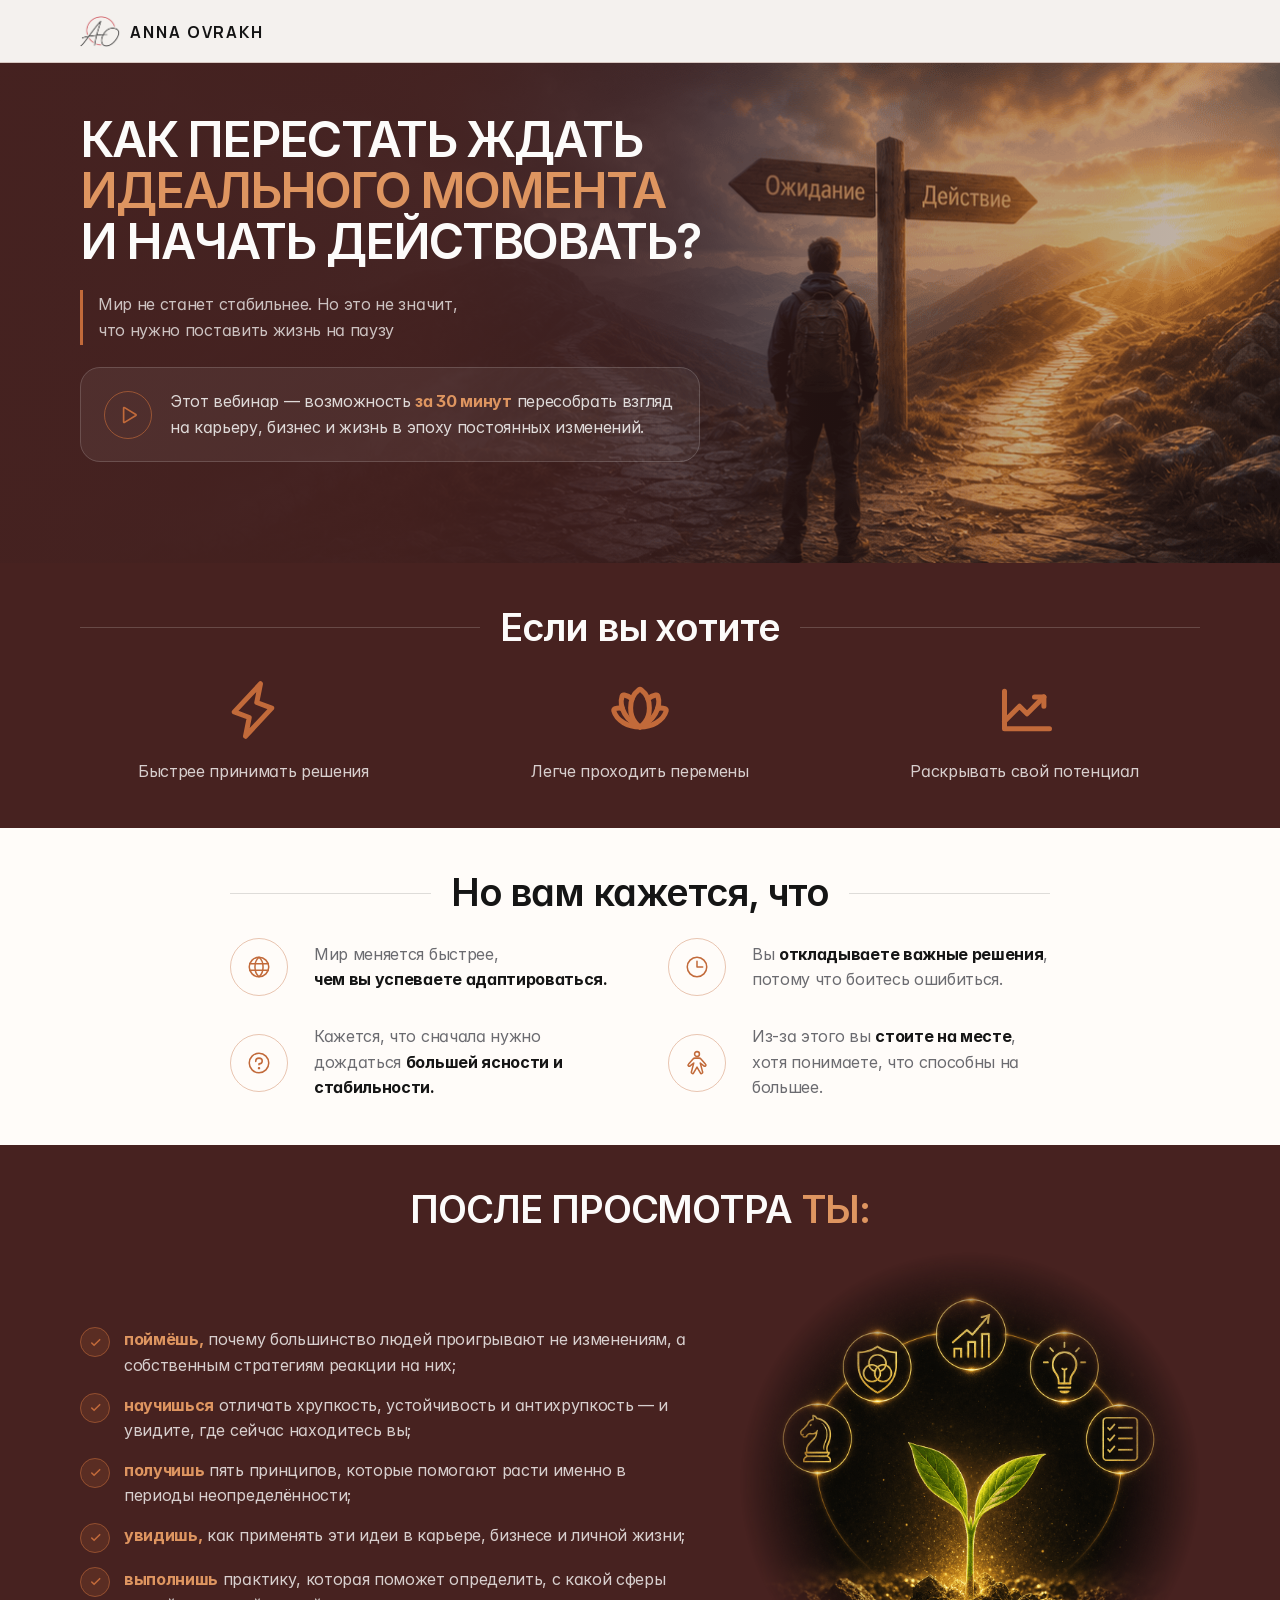
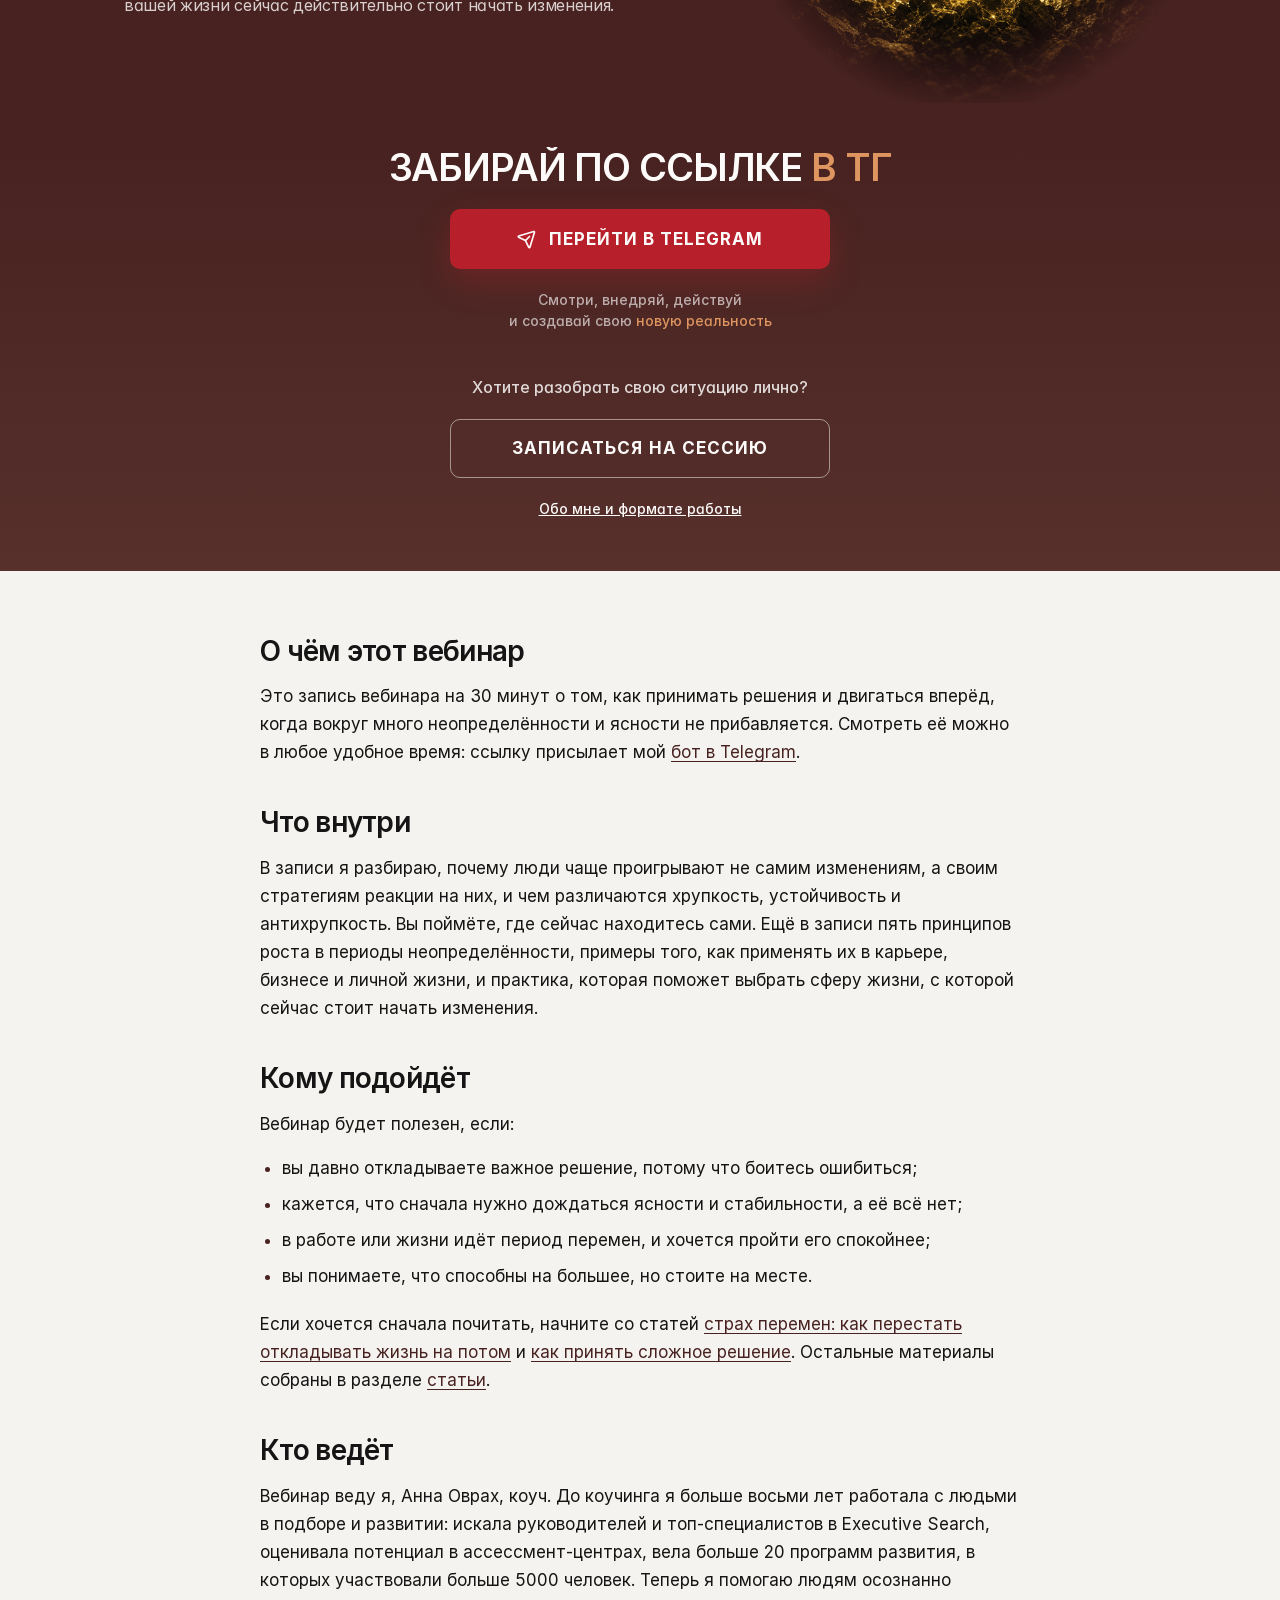
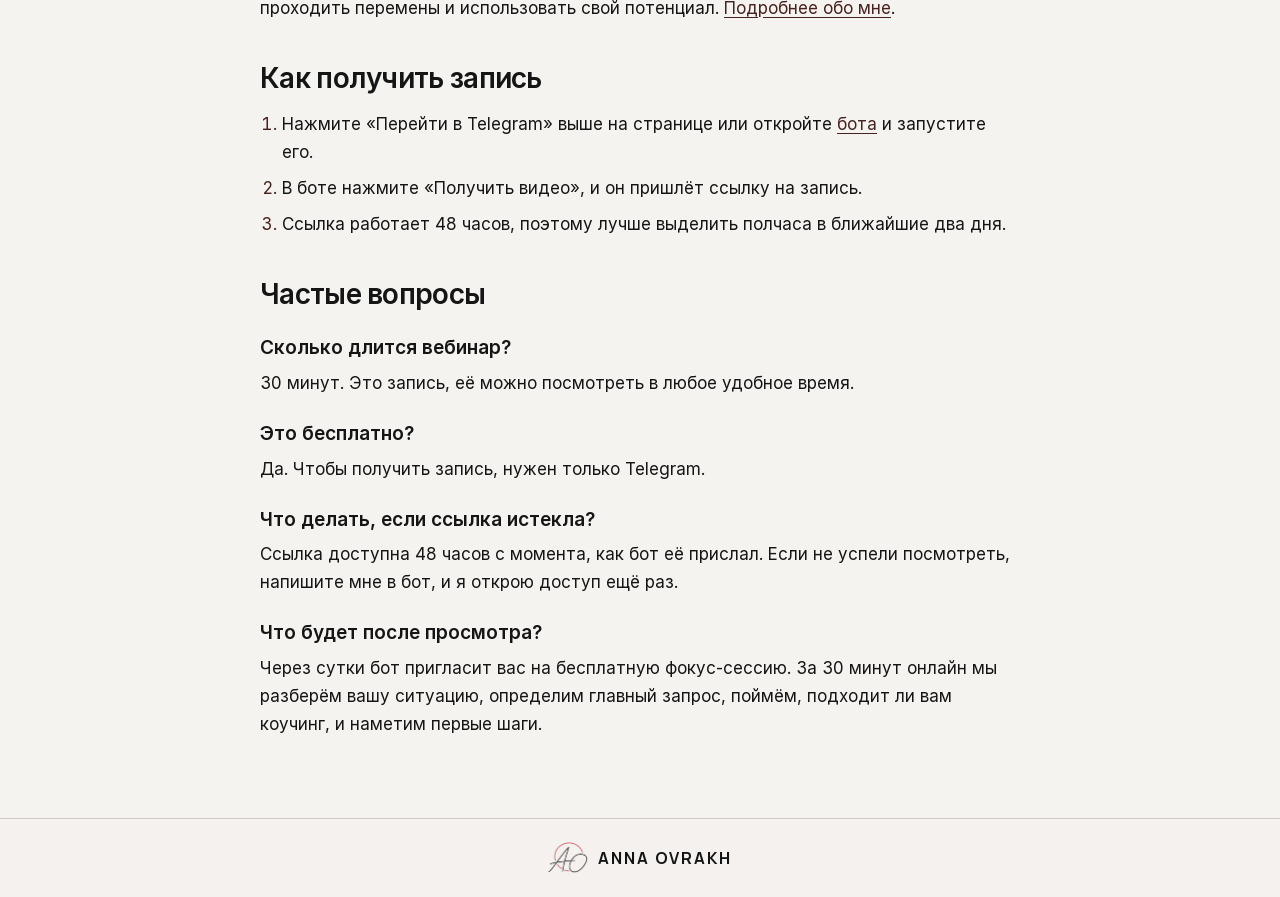
<file: webinar/index.html>
<!doctype html>
<!-- Made in Framer · framer.com ✨ -->
<!-- Exported with NocodeXport · nocodexport.com 📦 -->
<!-- Optimized Aug 11, 2026, 5:26 PM UTC -->
<!-- Save money on hosting, use PROMO26 for a discount -->
<!-- Published Aug 11, 2026, 3:05 PM UTC -->
<html lang="ru" dir="ltr">
<head>
	<meta charset="utf-8">
	<meta name="viewport" content="width=device-width">
	<meta name="generator" content="Framer d039229">
	<title>Как перестать ждать идеального момента и начать действовать?</title>
    <meta name="description" content="30-минутный бесплатный вебинар о том, как принимать решения и расти в эпоху постоянных изменений.">
    <meta name="framer-search-index" content="/assets/meta/meta-44e7f434.json">
    <meta name="framer-search-index-fallback" content="/assets/meta/meta-f8fda2d2.json">
    <link rel="icon" href="/favicon.ico" sizes="any">
    <link rel="icon" href="/assets/meta/favicon-512.png" type="image/png" sizes="512x512">
    <link rel="apple-touch-icon" href="/assets/meta/favicon-180.png">
    <!-- Open Graph -->
    <meta property="og:type" content="website">
    <link rel="canonical" href="https://annaovrakh.com/webinar/">
    <meta property="og:url" content="https://annaovrakh.com/webinar/">
    <meta property="og:site_name" content="Анна Оврах">
    <meta property="og:locale" content="ru_RU">
    <meta property="og:image" content="https://annaovrakh.com/assets/meta/og-image.jpg">
    <meta property="og:image:width" content="1200">
    <meta property="og:image:height" content="630">
    <meta property="og:image:alt" content="Анна Оврах, коуч">
    <meta name="twitter:image" content="https://annaovrakh.com/assets/meta/og-image.jpg">
    <meta property="og:title" content="Как перестать ждать идеального момента и начать действовать?">
    <meta property="og:description" content="30-минутный бесплатный вебинар о том, как принимать решения и расти в эпоху постоянных изменений.">
    <!-- X -->
    <meta name="twitter:card" content="summary_large_image">
    <meta name="twitter:title" content="Как перестать ждать идеального момента и начать действовать?">
    <meta name="twitter:description" content="30-минутный бесплатный вебинар о том, как принимать решения и расти в эпоху постоянных изменений.">
	
	
	
	<!-- Start of headStart -->
    <!-- Google tag (gtag.js) -->
    <script async src="https://www.googletagmanager.com/gtag/js?id=G-3CL2SVG16C"></script>
    <script>
      window.dataLayer = window.dataLayer || [];
      function gtag(){dataLayer.push(arguments);}
      gtag('js', new Date());

      gtag('config', 'G-3CL2SVG16C');
    </script>
    <!-- Conversion events: booking and webinar-bot clicks -->
    <script>
      document.addEventListener('click', function (e) {
        var a = e.target && e.target.closest ? e.target.closest('a[href]') : null;
        if (!a || typeof gtag !== 'function') return;
        var name = null;
        if (a.href.indexOf('calendar.google.com/appointments') > -1) name = 'booking_click';
        else if (a.href.indexOf('t.me/AO_Coach_ICF_bot') > -1) name = 'webinar_bot_click';
        if (!name) return;
        gtag('event', name, {
          link_url: a.href,
          link_text: (a.textContent || '').trim().slice(0, 60),
          page_path: location.pathname,
          transport_type: 'beacon'
        });
      }, true);
    </script>
    <!-- Yandex.Metrika counter -->
    <script>
    (function(m,e,t,r,i,k,a){m[i]=m[i]||function(){(m[i].a=m[i].a||[]).push(arguments)};
    m[i].l=1*new Date();
    for (var j = 0; j < document.scripts.length; j++) {if (document.scripts[j].src === r) { return; }}
    k=e.createElement(t),a=e.getElementsByTagName(t)[0],k.async=1,k.src=r,a.parentNode.insertBefore(k,a)})
    (window, document, "script", "https://mc.yandex.ru/metrika/tag.js", "ym");
    ym(113593091, "init", {clickmap:true, trackLinks:true, accurateTrackBounce:true});
    document.addEventListener("click", function (e) {
      var a = e.target && e.target.closest ? e.target.closest("a[href]") : null;
      if (!a) return;
      var goal = null;
      if (a.href.indexOf("calendar.google.com/appointments") > -1) goal = "book_session";
      else if (a.href.indexOf("t.me/AO_Coach_ICF_bot") > -1) goal = "open_bot";
      else if (a.pathname.replace(/\/$/, "") === "/webinar" && location.pathname.replace(/\/$/, "") !== "/webinar") goal = "go_webinar";
      if (goal) ym(113593091, "reachGoal", goal);
    }, true);
    </script>
    <script type="application/ld+json">
{
  "@context": "https://schema.org",
  "@graph": [
    {
      "@type": "WebPage",
      "@id": "https://annaovrakh.com/webinar/#webpage",
      "url": "https://annaovrakh.com/webinar/",
      "name": "Как перестать ждать идеального момента и начать действовать?",
      "description": "30-минутный бесплатный вебинар о том, как принимать решения и расти в эпоху постоянных изменений.",
      "inLanguage": "ru",
      "isPartOf": {
        "@type": "WebSite",
        "@id": "https://annaovrakh.com/#website",
        "url": "https://annaovrakh.com/",
        "name": "Анна Оврах"
      },
      "primaryImageOfPage": "https://annaovrakh.com/assets/meta/og-image.jpg",
      "author": {
        "@id": "https://annaovrakh.com/#person"
      },
      "mainEntity": [
        {
          "@id": "https://annaovrakh.com/webinar/#webinar"
        },
        {
          "@id": "https://annaovrakh.com/webinar/#faq"
        }
      ],
      "breadcrumb": {
        "@id": "https://annaovrakh.com/webinar/#breadcrumb"
      },
      "dateModified": "2026-10-27"
    },
    {
      "@type": "LearningResource",
      "@id": "https://annaovrakh.com/webinar/#webinar",
      "name": "Как перестать ждать идеального момента и начать действовать?",
      "description": "Запись вебинара: почему люди проигрывают не изменениям, а своим стратегиям реакции на них; хрупкость, устойчивость и антихрупкость; пять принципов роста в периоды неопределённости; практика выбора сферы, с которой начать изменения.",
      "learningResourceType": "вебинар",
      "timeRequired": "PT30M",
      "isAccessibleForFree": true,
      "inLanguage": "ru",
      "teaches": [
        "принятие решений в неопределённости",
        "антихрупкость",
        "управление личными изменениями"
      ],
      "author": {
        "@type": "Person",
        "@id": "https://annaovrakh.com/#person",
        "name": "Анна Оврах",
        "url": "https://annaovrakh.com/"
      },
      "offers": {
        "@type": "Offer",
        "price": "0",
        "priceCurrency": "EUR",
        "url": "https://t.me/AO_Coach_ICF_bot"
      }
    },
    {
      "@type": "FAQPage",
      "@id": "https://annaovrakh.com/webinar/#faq",
      "isPartOf": {
        "@id": "https://annaovrakh.com/webinar/#webpage"
      },
      "inLanguage": "ru",
      "mainEntity": [
        {
          "@type": "Question",
          "name": "Сколько длится вебинар?",
          "acceptedAnswer": {
            "@type": "Answer",
            "text": "30 минут. Это запись, её можно посмотреть в любое удобное время."
          }
        },
        {
          "@type": "Question",
          "name": "Это бесплатно?",
          "acceptedAnswer": {
            "@type": "Answer",
            "text": "Да. Чтобы получить запись, нужен только Telegram."
          }
        },
        {
          "@type": "Question",
          "name": "Что делать, если ссылка истекла?",
          "acceptedAnswer": {
            "@type": "Answer",
            "text": "Ссылка доступна 48 часов с момента, как бот её прислал. Если не успели посмотреть, напишите мне в бот, и я открою доступ ещё раз."
          }
        },
        {
          "@type": "Question",
          "name": "Что будет после просмотра?",
          "acceptedAnswer": {
            "@type": "Answer",
            "text": "Через сутки бот пригласит вас на бесплатную фокус-сессию. За 30 минут онлайн мы разберём вашу ситуацию, определим главный запрос, поймём, подходит ли вам коучинг, и наметим первые шаги."
          }
        }
      ]
    },
    {
      "@type": "BreadcrumbList",
      "@id": "https://annaovrakh.com/webinar/#breadcrumb",
      "itemListElement": [
        {
          "@type": "ListItem",
          "position": 1,
          "name": "Главная",
          "item": "https://annaovrakh.com/"
        },
        {
          "@type": "ListItem",
          "position": 2,
          "name": "Бесплатный вебинар",
          "item": "https://annaovrakh.com/webinar/"
        }
      ]
    }
  ]
}
    </script>
    <!-- End of headStart -->
	
	<style data-framer-font-css>@font-face { font-family: "Inter"; src: url("/assets/fonts/font-bb40238c.woff2"); font-display: swap; font-style: normal; font-weight: 500; unicode-range: U+0460-052F, U+1C80-1C88, U+20B4, U+2DE0-2DFF, U+A640-A69F, U+FE2E-FE2F }
@font-face { font-family: "Inter"; src: url("/assets/fonts/font-b77601bb.woff2"); font-display: swap; font-style: normal; font-weight: 500; unicode-range: U+0301, U+0400-045F, U+0490-0491, U+04B0-04B1, U+2116 }
@font-face { font-family: "Inter"; src: url("/assets/fonts/font-7a9f05ce.woff2"); font-display: swap; font-style: normal; font-weight: 500; unicode-range: U+1F00-1FFF }
@font-face { font-family: "Inter"; src: url("/assets/fonts/font-e5fdf852.woff2"); font-display: swap; font-style: normal; font-weight: 500; unicode-range: U+0370-03FF }
@font-face { font-family: "Inter"; src: url("/assets/fonts/font-a0fede2c.woff2"); font-display: swap; font-style: normal; font-weight: 500; unicode-range: U+0100-024F, U+0259, U+1E00-1EFF, U+2020, U+20A0-20AB, U+20AD-20CF, U+2113, U+2C60-2C7F, U+A720-A7FF }
@font-face { font-family: "Inter"; src: url("/assets/fonts/font-8a18e34e.woff2"); font-display: swap; font-style: normal; font-weight: 500; unicode-range: U+0000-00FF, U+0131, U+0152-0153, U+02BB-02BC, U+02C6, U+02DA, U+02DC, U+2000-206F, U+2070, U+2074-207E, U+2080-208E, U+20AC, U+2122, U+2191, U+2193, U+2212, U+2215, U+FEFF, U+FFFD }
@font-face { font-family: "Inter"; src: url("/assets/fonts/font-c01559ea.woff2"); font-display: swap; font-style: normal; font-weight: 500; unicode-range: U+0102-0103, U+0110-0111, U+0128-0129, U+0168-0169, U+01A0-01A1, U+01AF-01B0, U+1EA0-1EF9, U+20AB }
@font-face { font-family: "Inter"; src: url("/assets/fonts/font-ba02b29b.woff2"); font-display: swap; font-style: normal; font-weight: 400; unicode-range: U+0460-052F, U+1C80-1C88, U+20B4, U+2DE0-2DFF, U+A640-A69F, U+FE2E-FE2F }
@font-face { font-family: "Inter"; src: url("/assets/fonts/font-d342a035.woff2"); font-display: swap; font-style: normal; font-weight: 400; unicode-range: U+0301, U+0400-045F, U+0490-0491, U+04B0-04B1, U+2116 }
@font-face { font-family: "Inter"; src: url("/assets/fonts/font-29ec2a1b.woff2"); font-display: swap; font-style: normal; font-weight: 400; unicode-range: U+1F00-1FFF }
@font-face { font-family: "Inter"; src: url("/assets/fonts/font-2666a469.woff2"); font-display: swap; font-style: normal; font-weight: 400; unicode-range: U+0370-03FF }
@font-face { font-family: "Inter"; src: url("/assets/fonts/font-ca74d670.woff2"); font-display: swap; font-style: normal; font-weight: 400; unicode-range: U+0100-024F, U+0259, U+1E00-1EFF, U+2020, U+20A0-20AB, U+20AD-20CF, U+2113, U+2C60-2C7F, U+A720-A7FF }
@font-face { font-family: "Inter"; src: url("/assets/fonts/font-5afd6099.woff2"); font-display: swap; font-style: normal; font-weight: 400; unicode-range: U+0000-00FF, U+0131, U+0152-0153, U+02BB-02BC, U+02C6, U+02DA, U+02DC, U+2000-206F, U+2070, U+2074-207E, U+2080-208E, U+20AC, U+2122, U+2191, U+2193, U+2212, U+2215, U+FEFF, U+FFFD }
@font-face { font-family: "Inter"; src: url("/assets/fonts/font-b055aed3.woff2"); font-display: swap; font-style: normal; font-weight: 400; unicode-range: U+0102-0103, U+0110-0111, U+0128-0129, U+0168-0169, U+01A0-01A1, U+01AF-01B0, U+1EA0-1EF9, U+20AB }
@font-face { font-family: "Inter"; src: url("/assets/fonts/font-f291989f.woff2"); font-display: swap; font-style: normal; font-weight: 600; unicode-range: U+0460-052F, U+1C80-1C88, U+20B4, U+2DE0-2DFF, U+A640-A69F, U+FE2E-FE2F }
@font-face { font-family: "Inter"; src: url("/assets/fonts/font-847e9200.woff2"); font-display: swap; font-style: normal; font-weight: 600; unicode-range: U+0301, U+0400-045F, U+0490-0491, U+04B0-04B1, U+2116 }
@font-face { font-family: "Inter"; src: url("/assets/fonts/font-a1e9f8dc.woff2"); font-display: swap; font-style: normal; font-weight: 600; unicode-range: U+1F00-1FFF }
@font-face { font-family: "Inter"; src: url("/assets/fonts/font-a26ba202.woff2"); font-display: swap; font-style: normal; font-weight: 600; unicode-range: U+0370-03FF }
@font-face { font-family: "Inter"; src: url("/assets/fonts/font-e46bce5a.woff2"); font-display: swap; font-style: normal; font-weight: 600; unicode-range: U+0100-024F, U+0259, U+1E00-1EFF, U+2020, U+20A0-20AB, U+20AD-20CF, U+2113, U+2C60-2C7F, U+A720-A7FF }
@font-face { font-family: "Inter"; src: url("/assets/fonts/font-d46eff7a.woff2"); font-display: swap; font-style: normal; font-weight: 600; unicode-range: U+0000-00FF, U+0131, U+0152-0153, U+02BB-02BC, U+02C6, U+02DA, U+02DC, U+2000-206F, U+2070, U+2074-207E, U+2080-208E, U+20AC, U+2122, U+2191, U+2193, U+2212, U+2215, U+FEFF, U+FFFD }
@font-face { font-family: "Inter"; src: url("/assets/fonts/font-7cc62c78.woff2"); font-display: swap; font-style: normal; font-weight: 600; unicode-range: U+0102-0103, U+0110-0111, U+0128-0129, U+0168-0169, U+01A0-01A1, U+01AF-01B0, U+1EA0-1EF9, U+20AB }
@font-face { font-family: "Inter"; src: url("/assets/fonts/font-48d54789.woff2"); font-display: swap; font-style: normal; font-weight: 700; unicode-range: U+0460-052F, U+1C80-1C88, U+20B4, U+2DE0-2DFF, U+A640-A69F, U+FE2E-FE2F }
@font-face { font-family: "Inter"; src: url("/assets/fonts/font-b7bcaf4d.woff2"); font-display: swap; font-style: normal; font-weight: 700; unicode-range: U+0301, U+0400-045F, U+0490-0491, U+04B0-04B1, U+2116 }
@font-face { font-family: "Inter"; src: url("/assets/fonts/font-f5679bd1.woff2"); font-display: swap; font-style: normal; font-weight: 700; unicode-range: U+1F00-1FFF }
@font-face { font-family: "Inter"; src: url("/assets/fonts/font-4c7778ed.woff2"); font-display: swap; font-style: normal; font-weight: 700; unicode-range: U+0370-03FF }
@font-face { font-family: "Inter"; src: url("/assets/fonts/font-388a7c4e.woff2"); font-display: swap; font-style: normal; font-weight: 700; unicode-range: U+0100-024F, U+0259, U+1E00-1EFF, U+2020, U+20A0-20AB, U+20AD-20CF, U+2113, U+2C60-2C7F, U+A720-A7FF }
@font-face { font-family: "Inter"; src: url("/assets/fonts/font-cd48ba5f.woff2"); font-display: swap; font-style: normal; font-weight: 700; unicode-range: U+0000-00FF, U+0131, U+0152-0153, U+02BB-02BC, U+02C6, U+02DA, U+02DC, U+2000-206F, U+2070, U+2074-207E, U+2080-208E, U+20AC, U+2122, U+2191, U+2193, U+2212, U+2215, U+FEFF, U+FFFD }
@font-face { font-family: "Inter"; src: url("/assets/fonts/font-c0215d82.woff2"); font-display: swap; font-style: normal; font-weight: 700; unicode-range: U+0102-0103, U+0110-0111, U+0128-0129, U+0168-0169, U+01A0-01A1, U+01AF-01B0, U+1EA0-1EF9, U+20AB }
@font-face { font-family: "Inter"; src: url("/assets/fonts/font-1f1f2cc1.woff2"); font-display: swap; font-style: italic; font-weight: 700; unicode-range: U+0460-052F, U+1C80-1C88, U+20B4, U+2DE0-2DFF, U+A640-A69F, U+FE2E-FE2F }
@font-face { font-family: "Inter"; src: url("/assets/fonts/font-1f3e1827.woff2"); font-display: swap; font-style: italic; font-weight: 700; unicode-range: U+0301, U+0400-045F, U+0490-0491, U+04B0-04B1, U+2116 }
@font-face { font-family: "Inter"; src: url("/assets/fonts/font-2ca7f647.woff2"); font-display: swap; font-style: italic; font-weight: 700; unicode-range: U+1F00-1FFF }
@font-face { font-family: "Inter"; src: url("/assets/fonts/font-0c089940.woff2"); font-display: swap; font-style: italic; font-weight: 700; unicode-range: U+0370-03FF }
@font-face { font-family: "Inter"; src: url("/assets/fonts/font-dfa7f96c.woff2"); font-display: swap; font-style: italic; font-weight: 700; unicode-range: U+0100-024F, U+0259, U+1E00-1EFF, U+2020, U+20A0-20AB, U+20AD-20CF, U+2113, U+2C60-2C7F, U+A720-A7FF }
@font-face { font-family: "Inter"; src: url("/assets/fonts/font-b59b5fa8.woff2"); font-display: swap; font-style: italic; font-weight: 700; unicode-range: U+0000-00FF, U+0131, U+0152-0153, U+02BB-02BC, U+02C6, U+02DA, U+02DC, U+2000-206F, U+2070, U+2074-207E, U+2080-208E, U+20AC, U+2122, U+2191, U+2193, U+2212, U+2215, U+FEFF, U+FFFD }
@font-face { font-family: "Inter"; src: url("/assets/fonts/font-e340c6ac.woff2"); font-display: swap; font-style: italic; font-weight: 700; unicode-range: U+0102-0103, U+0110-0111, U+0128-0129, U+0168-0169, U+01A0-01A1, U+01AF-01B0, U+1EA0-1EF9, U+20AB }
@font-face { font-family: "Inter"; src: url("/assets/fonts/font-3d473eff.woff2"); font-display: swap; font-style: italic; font-weight: 400; unicode-range: U+0460-052F, U+1C80-1C88, U+20B4, U+2DE0-2DFF, U+A640-A69F, U+FE2E-FE2F }
@font-face { font-family: "Inter"; src: url("/assets/fonts/font-79cc6914.woff2"); font-display: swap; font-style: italic; font-weight: 400; unicode-range: U+0301, U+0400-045F, U+0490-0491, U+04B0-04B1, U+2116 }
@font-face { font-family: "Inter"; src: url("/assets/fonts/font-39874444.woff2"); font-display: swap; font-style: italic; font-weight: 400; unicode-range: U+1F00-1FFF }
@font-face { font-family: "Inter"; src: url("/assets/fonts/font-b8b4c65d.woff2"); font-display: swap; font-style: italic; font-weight: 400; unicode-range: U+0370-03FF }
@font-face { font-family: "Inter"; src: url("/assets/fonts/font-0cdb6a6e.woff2"); font-display: swap; font-style: italic; font-weight: 400; unicode-range: U+0100-024F, U+0259, U+1E00-1EFF, U+2020, U+20A0-20AB, U+20AD-20CF, U+2113, U+2C60-2C7F, U+A720-A7FF }
@font-face { font-family: "Inter"; src: url("/assets/fonts/font-1ef5587c.woff2"); font-display: swap; font-style: italic; font-weight: 400; unicode-range: U+0000-00FF, U+0131, U+0152-0153, U+02BB-02BC, U+02C6, U+02DA, U+02DC, U+2000-206F, U+2070, U+2074-207E, U+2080-208E, U+20AC, U+2122, U+2191, U+2193, U+2212, U+2215, U+FEFF, U+FFFD }
@font-face { font-family: "Inter"; src: url("/assets/fonts/font-d84988c3.woff2"); font-display: swap; font-style: italic; font-weight: 400; unicode-range: U+0102-0103, U+0110-0111, U+0128-0129, U+0168-0169, U+01A0-01A1, U+01AF-01B0, U+1EA0-1EF9, U+20AB }
@font-face { font-family: "Inter"; src: url("/assets/fonts/font-dc06a5fe.woff2"); font-display: swap; font-style: italic; font-weight: 500; unicode-range: U+0460-052F, U+1C80-1C88, U+20B4, U+2DE0-2DFF, U+A640-A69F, U+FE2E-FE2F }
@font-face { font-family: "Inter"; src: url("/assets/fonts/font-38a9fe62.woff2"); font-display: swap; font-style: italic; font-weight: 500; unicode-range: U+0301, U+0400-045F, U+0490-0491, U+04B0-04B1, U+2116 }
@font-face { font-family: "Inter"; src: url("/assets/fonts/font-145a55aa.woff2"); font-display: swap; font-style: italic; font-weight: 500; unicode-range: U+1F00-1FFF }
@font-face { font-family: "Inter"; src: url("/assets/fonts/font-5969d20a.woff2"); font-display: swap; font-style: italic; font-weight: 500; unicode-range: U+0370-03FF }
@font-face { font-family: "Inter"; src: url("/assets/fonts/font-c469395d.woff2"); font-display: swap; font-style: italic; font-weight: 500; unicode-range: U+0100-024F, U+0259, U+1E00-1EFF, U+2020, U+20A0-20AB, U+20AD-20CF, U+2113, U+2C60-2C7F, U+A720-A7FF }
@font-face { font-family: "Inter"; src: url("/assets/fonts/font-8a3da150.woff2"); font-display: swap; font-style: italic; font-weight: 500; unicode-range: U+0000-00FF, U+0131, U+0152-0153, U+02BB-02BC, U+02C6, U+02DA, U+02DC, U+2000-206F, U+2070, U+2074-207E, U+2080-208E, U+20AC, U+2122, U+2191, U+2193, U+2212, U+2215, U+FEFF, U+FFFD }
@font-face { font-family: "Inter"; src: url("/assets/fonts/font-0777e60f.woff2"); font-display: swap; font-style: italic; font-weight: 500; unicode-range: U+0102-0103, U+0110-0111, U+0128-0129, U+0168-0169, U+01A0-01A1, U+01AF-01B0, U+1EA0-1EF9, U+20AB }
@font-face { font-family: "Inter"; src: url("/assets/fonts/font-501c1ca7.woff2"); font-display: swap; font-style: italic; font-weight: 600; unicode-range: U+0460-052F, U+1C80-1C88, U+20B4, U+2DE0-2DFF, U+A640-A69F, U+FE2E-FE2F }
@font-face { font-family: "Inter"; src: url("/assets/fonts/font-0905216c.woff2"); font-display: swap; font-style: italic; font-weight: 600; unicode-range: U+0301, U+0400-045F, U+0490-0491, U+04B0-04B1, U+2116 }
@font-face { font-family: "Inter"; src: url("/assets/fonts/font-b05cf4e1.woff2"); font-display: swap; font-style: italic; font-weight: 600; unicode-range: U+1F00-1FFF }
@font-face { font-family: "Inter"; src: url("/assets/fonts/font-c63e5ea8.woff2"); font-display: swap; font-style: italic; font-weight: 600; unicode-range: U+0370-03FF }
@font-face { font-family: "Inter"; src: url("/assets/fonts/font-10ef0fa0.woff2"); font-display: swap; font-style: italic; font-weight: 600; unicode-range: U+0100-024F, U+0259, U+1E00-1EFF, U+2020, U+20A0-20AB, U+20AD-20CF, U+2113, U+2C60-2C7F, U+A720-A7FF }
@font-face { font-family: "Inter"; src: url("/assets/fonts/font-d6085f2e.woff2"); font-display: swap; font-style: italic; font-weight: 600; unicode-range: U+0000-00FF, U+0131, U+0152-0153, U+02BB-02BC, U+02C6, U+02DA, U+02DC, U+2000-206F, U+2070, U+2074-207E, U+2080-208E, U+20AC, U+2122, U+2191, U+2193, U+2212, U+2215, U+FEFF, U+FFFD }
@font-face { font-family: "Inter"; src: url("/assets/fonts/font-20e1fe9e.woff2"); font-display: swap; font-style: italic; font-weight: 600; unicode-range: U+0102-0103, U+0110-0111, U+0128-0129, U+0168-0169, U+01A0-01A1, U+01AF-01B0, U+1EA0-1EF9, U+20AB }
@font-face { font-family: "Manrope"; src: url("/assets/fonts/font-b00e3a79.woff2"); font-style: normal; font-weight: 700 }
@font-face { font-family: "Inter Placeholder"; src: local("Arial"); ascent-override: 89.79%; descent-override: 22.36%; line-gap-override: 0.00%; size-adjust: 107.89% }</style>
	
	
	<meta name="robots" content="max-image-preview:large"><style data-framer-breakpoint-css>@media(min-width: 1200px){.hidden-wi5nhg{display:none!important}}@media(min-width: 810px) and (max-width: 1199.98px){.hidden-3s0qcq{display:none!important}}@media(max-width: 809.98px){.hidden-11k8vlm{display:none!important}}</style><style data-framer-css-ssr-minified data-framer-components="framer-lib-cursors-host framer-geoEa framer-lib-combinedCSSRules framer-Lyd6D framer-JrhtI framer-nFav5 framer-DkID7 framer-u0rkc framer-d4tNk framer-5REFZ framer-fX3xS framer-uMwCf framer-XkeER">html,body,#main{box-sizing:border-box;margin:0;padding:0}:root{-webkit-font-smoothing:antialiased;-moz-osx-font-smoothing:grayscale}*{box-sizing:border-box;-webkit-font-smoothing:inherit}h1,h2,h3,h4,h5,h6,p,figure{margin:0}body,input,textarea,select,button{font-family:sans-serif;font-size:12px}body{--token-5088c7f2-ac6f-4ed8-bb01-c31c47764de9:#f5f3ef;--token-04ba02c4-dacd-43e6-9b75-349dc40f1358:#fff;--token-4cb061f7-3c02-463d-9ea2-9e6caa1af301:#1f5c56;--token-7db2b75e-bb3c-4373-b500-c117b2620a25:#151515;--token-e6a70f78-15c9-4357-91a4-eed70c792d04:#6b6b70;--token-9ca621a2-0415-4a1c-8d22-6bbfdb8e3d4c:#e0ded8}@supports (z-index:calc(infinity)){#__framer-badge-container{--infinity:infinity}}#__framer-badge-container{pointer-events:none;width:100%;z-index:calc(var(--infinity,2147480000));justify-content:flex-end;padding:20px;display:flex;position:fixed;bottom:0}@supports (background:-webkit-named-image(i)) and (not (grid-template-rows:subgrid)){body{--framer-will-change-override:transform}}@supports (background:-webkit-named-image(i)) and (not (position-area:top right)){body{--framer-will-change-filter-override:filter}}[data-framer-component-type=Text] div div span,[data-framer-component-type=Text] a div span,[data-framer-component-type=Text] span span span,[data-framer-component-type=Text] p span span,[data-framer-component-type=Text] h1 span span,[data-framer-component-type=Text] h2 span span,[data-framer-component-type=Text] h3 span span,[data-framer-component-type=Text] h4 span span,[data-framer-component-type=Text] h5 span span,[data-framer-component-type=Text] h6 span span,[data-framer-component-type=Text] a{font-family:var(--font-family);font-style:var(--font-style);font-weight:min(calc(var(--framer-font-weight-increase,0) + var(--font-weight,400)),900);color:var(--text-color);letter-spacing:var(--letter-spacing);font-size:var(--font-size);text-transform:var(--text-transform);--text-decoration:var(--framer-text-decoration-style,solid)var(--framer-text-decoration,none)var(--framer-text-decoration-color,currentcolor)var(--framer-text-decoration-thickness,auto);--text-decoration-skip-ink:var(--framer-text-decoration-skip-ink);--text-underline-offset:var(--framer-text-decoration-offset);line-height:var(--line-height);--font-family:var(--framer-font-family);--font-style:var(--framer-font-style);--font-weight:var(--framer-font-weight);--text-color:var(--framer-text-color);--letter-spacing:var(--framer-letter-spacing);--font-size:var(--framer-font-size);--text-transform:var(--framer-text-transform);--line-height:var(--framer-line-height)}@supports not (color:color(display-p3 1 1 1)){p.framer-text,div.framer-text,h1.framer-text,h2.framer-text,h3.framer-text,h4.framer-text,h5.framer-text,h6.framer-text,li.framer-text,ol.framer-text,ul.framer-text,span.framer-text:not([data-text-fill]){color:var(--framer-blockquote-text-color-rgb,var(--framer-blockquote-text-color,var(--framer-text-color-rgb,var(--framer-text-color,#000))));-webkit-text-stroke-color:var(--framer-text-stroke-color-rgb,var(--framer-text-stroke-color,initial))}mark.framer-text{background-color:var(--framer-blockquote-text-background-color-rgb,var(--framer-blockquote-text-background-color,var(--framer-text-background-color-rgb,var(--framer-text-background-color,initial))))}}@supports not (color:color(display-p3 1 1 1)){code.framer-text,code.framer-text span.framer-text:not([data-text-fill]){color:var(--framer-blockquote-text-color-rgb,var(--framer-blockquote-text-color,var(--framer-code-text-color-rgb,var(--framer-code-text-color,var(--framer-text-color-rgb,var(--framer-text-color,#000))))))}}@supports not (color:color(display-p3 1 1 1)){a.framer-text,span.framer-text[data-nested-link]{color:var(--framer-link-text-color-rgb,var(--framer-link-text-color,var(--framer-blockquote-text-color-rgb,var(--framer-blockquote-text-color,var(--framer-text-color-rgb,var(--framer-text-color,#000))))));background-color:var(--framer-link-text-background-color-rgb,var(--framer-link-text-background-color,initial));-webkit-text-decoration-color:var(--framer-link-text-decoration-color-rgb,var(--framer-link-text-decoration-color,var(--framer-text-decoration-color-rgb,var(--framer-text-decoration-color,currentcolor))));text-decoration-color:var(--framer-link-text-decoration-color-rgb,var(--framer-link-text-decoration-color,var(--framer-text-decoration-color-rgb,var(--framer-text-decoration-color,currentcolor))))}}@supports not (color:color(display-p3 1 1 1)){code.framer-text a.framer-text,code.framer-text a.framer-text span.framer-text:not([data-text-fill]),code.framer-text span.framer-text[data-nested-link],code.framer-text span.framer-text[data-nested-link] span.framer-text:not([data-text-fill]){color:var(--framer-link-text-color-rgb,var(--framer-link-text-color,var(--framer-blockquote-text-color-rgb,var(--framer-blockquote-text-color,var(--framer-code-text-color-rgb,var(--framer-code-text-color,var(--framer-text-color-rgb,var(--framer-text-color,#000))))))))}}@supports not (color:color(display-p3 1 1 1)){a.framer-text:hover,span.framer-text[data-nested-link]:hover{color:var(--framer-link-hover-text-color-rgb,var(--framer-link-hover-text-color,var(--framer-link-text-color-rgb,var(--framer-link-text-color,var(--framer-blockquote-text-color-rgb,var(--framer-blockquote-text-color,var(--framer-text-color-rgb,var(--framer-text-color,#000))))))));background-color:var(--framer-link-hover-text-background-color-rgb,var(--framer-link-hover-text-background-color,var(--framer-link-text-background-color-rgb,var(--framer-link-text-background-color,var(--framer-text-background-color-rgb,var(--framer-text-background-color,initial))))));-webkit-text-decoration-color:var(--framer-link-hover-text-decoration-color-rgb,var(--framer-link-hover-text-decoration-color,var(--framer-link-text-decoration-color-rgb,var(--framer-link-text-decoration-color,var(--framer-text-decoration-color-rgb,var(--framer-text-decoration-color,currentcolor))))));text-decoration-color:var(--framer-link-hover-text-decoration-color-rgb,var(--framer-link-hover-text-decoration-color,var(--framer-link-text-decoration-color-rgb,var(--framer-link-text-decoration-color,var(--framer-text-decoration-color-rgb,var(--framer-text-decoration-color,currentcolor))))))}}@supports not (color:color(display-p3 1 1 1)){code.framer-text a.framer-text:hover,code.framer-text span.framer-text[data-nested-link]:hover{color:var(--framer-link-hover-text-color-rgb,var(--framer-link-hover-text-color,var(--framer-link-text-color-rgb,var(--framer-link-text-color,var(--framer-blockquote-text-color-rgb,var(--framer-blockquote-text-color,var(--framer-code-text-color-rgb,var(--framer-code-text-color,var(--framer-text-color-rgb,var(--framer-text-color,#000))))))))))}}@supports not (color:color(display-p3 1 1 1)){a.framer-text[data-framer-page-link-current],span.framer-text[data-framer-page-link-current]{color:var(--framer-link-current-text-color-rgb,var(--framer-link-current-text-color,var(--framer-link-text-color-rgb,var(--framer-link-text-color,var(--framer-text-color-rgb,var(--framer-text-color,#000))))));background-color:var(--framer-link-current-text-background-color-rgb,var(--framer-link-current-text-background-color,var(--framer-link-text-background-color-rgb,var(--framer-link-text-background-color,var(--framer-text-background-color-rgb,var(--framer-text-background-color,initial))))));-webkit-text-decoration-color:var(--framer-link-current-text-decoration-color-rgb,var(--framer-link-current-text-decoration-color,var(--framer-link-text-decoration-color-rgb,var(--framer-link-text-decoration-color,var(--framer-text-decoration-color-rgb,var(--framer-text-decoration-color,currentcolor))))));text-decoration-color:var(--framer-link-current-text-decoration-color-rgb,var(--framer-link-current-text-decoration-color,var(--framer-link-text-decoration-color-rgb,var(--framer-link-text-decoration-color,var(--framer-text-decoration-color-rgb,var(--framer-text-decoration-color,currentcolor))))))}}@supports not (color:color(display-p3 1 1 1)){code.framer-text a.framer-text[data-framer-page-link-current],code.framer-text a.framer-text[data-framer-page-link-current] span.framer-text:not([data-text-fill]),code.framer-text span.framer-text[data-framer-page-link-current],code.framer-text span.framer-text[data-framer-page-link-current] span.framer-text:not([data-text-fill]){color:var(--framer-link-current-text-color-rgb,var(--framer-link-current-text-color,var(--framer-link-text-color-rgb,var(--framer-link-text-color,var(--framer-code-text-color-rgb,var(--framer-code-text-color,var(--framer-text-color-rgb,var(--framer-text-color,#000))))))));background-color:var(--framer-link-current-text-background-color-rgb,var(--framer-link-current-text-background-color,var(--framer-link-text-background-color-rgb,var(--framer-link-text-background-color,var(--framer-text-background-color-rgb,var(--framer-text-background-color,initial))))))}}@supports not (color:color(display-p3 1 1 1)){a.framer-text[data-framer-page-link-current]:hover,span.framer-text[data-framer-page-link-current]:hover{color:var(--framer-link-hover-text-color-rgb,var(--framer-link-hover-text-color,var(--framer-link-current-text-color-rgb,var(--framer-link-current-text-color,var(--framer-link-text-color-rgb,var(--framer-link-text-color,var(--framer-code-text-color-rgb,var(--framer-code-text-color,var(--framer-text-color-rgb,var(--framer-text-color,#000))))))))));background-color:var(--framer-link-hover-text-background-color-rgb,var(--framer-link-hover-text-background-color,var(--framer-link-current-text-background-color-rgb,var(--framer-link-current-text-background-color,var(--framer-link-text-background-color-rgb,var(--framer-link-text-background-color,initial))))));-webkit-text-decoration-color:var(--framer-link-hover-text-decoration-color-rgb,var(--framer-link-hover-text-decoration-color,var(--framer-link-current-text-decoration-color-rgb,var(--framer-link-current-text-decoration-color,var(--framer-link-text-decoration-color-rgb,var(--framer-link-text-decoration-color,var(--framer-text-decoration-color-rgb,var(--framer-text-decoration-color,currentcolor))))))));text-decoration-color:var(--framer-link-hover-text-decoration-color-rgb,var(--framer-link-hover-text-decoration-color,var(--framer-link-current-text-decoration-color-rgb,var(--framer-link-current-text-decoration-color,var(--framer-link-text-decoration-color-rgb,var(--framer-link-text-decoration-color,var(--framer-text-decoration-color-rgb,var(--framer-text-decoration-color,currentcolor))))))))}}@supports not (color:color(display-p3 1 1 1)){code.framer-text a.framer-text[data-framer-page-link-current]:hover,code.framer-text a.framer-text[data-framer-page-link-current]:hover span.framer-text:not([data-text-fill]),code.framer-text span.framer-text[data-framer-page-link-current]:hover,code.framer-text span.framer-text[data-framer-page-link-current]:hover span.framer-text:not([data-text-fill]){color:var(--framer-link-hover-text-color-rgb,var(--framer-link-hover-text-color,var(--framer-link-current-text-color-rgb,var(--framer-link-current-text-color,var(--framer-link-text-color-rgb,var(--framer-link-text-color,var(--framer-code-text-color-rgb,var(--framer-code-text-color,var(--framer-text-color-rgb,var(--framer-text-color,#000))))))))));background-color:var(--framer-link-hover-text-background-color-rgb,var(--framer-link-hover-text-background-color,var(--framer-link-current-text-background-color-rgb,var(--framer-link-current-text-background-color,var(--framer-link-text-background-color-rgb,var(--framer-link-text-background-color,initial))))))}}[data-framer-component-type=Stack]:not([data-framer-generated])>*,[data-framer-component-type=Stack]:not([data-framer-generated])>[data-framer-component-type],NavigationContainer [data-framer-component-type=NavigationContainer]>*,[data-framer-component-type=NavigationContainer]>[data-framer-component-type]{position:relative}@supports not (overflow:clip){:root{--overflow-clip-fallback:hidden}}@supports (background:-webkit-named-image(i)) and (not (contain-intrinsic-size:inherit)){div.framer-text,p.framer-text,h1.framer-text,h2.framer-text,h3.framer-text,h4.framer-text,h5.framer-text,h6.framer-text,ol.framer-text,ul.framer-text,li.framer-text,blockquote.framer-text,.framer-text.framer-image{display:var(--text-truncation-display-inline-for-safari-16,revert)}div.framer-text:after,p.framer-text:after,h1.framer-text:after,h2.framer-text:after,h3.framer-text:after,h4.framer-text:after,h5.framer-text:after,h6.framer-text:after,ol.framer-text:after,ul.framer-text:after,li.framer-text:after,blockquote.framer-text:after,.framer-text.framer-image:after{content:var(--text-truncation-line-break-for-safari-16);white-space:pre}.framer-text.framer-text-module,.framer-text.framer-table-wrapper{display:var(--text-truncation-display-none-for-safari-16,revert)}p.framer-text[data-text-fill]{display:var(--text-truncation-display-inline-for-safari-16,inline-block)}}@supports (corner-shape:superellipse(2)){:root{--one-if-corner-shape-supported:1}}.framer-cursor-none,.framer-cursor-none *{cursor:none!important}.framer-pointer-events-none,.framer-pointer-events-none *{pointer-events:none!important}.framer-geoEa.framer-3dmu1v,.framer-geoEa .framer-3dmu1v{display:block}.framer-geoEa.framer-wi5nhg{height:min-content;overflow:var(--overflow-clip-fallback,clip);background-color:#472220;flex-flow:column;place-content:center flex-start;align-items:center;gap:0;width:1200px;padding:0;display:flex;position:relative}.framer-geoEa .framer-x4yigz{--border-bottom-width:1px;--border-color:#d7c7c1;--border-left-width:0px;--border-right-width:0px;--border-style:solid;--border-top-width:0px;height:min-content;overflow:var(--overflow-clip-fallback,clip);background-color:#f4f1ee;flex-flow:column;flex:none;place-content:center flex-start;align-items:center;gap:0;width:100%;padding:16px 24px;display:flex;position:relative}.framer-geoEa .framer-5prlb3{flex-flow:row;flex:none;place-content:center flex-start;align-items:center;gap:0;width:100%;max-width:1120px;height:min-content;padding:0;display:flex;position:relative}.framer-geoEa .framer-1dkev60{cursor:pointer;height:min-content;overflow:var(--overflow-clip-fallback,clip);will-change:var(--framer-will-change-effect-override,transform);flex-flow:row;flex:none;place-content:center flex-start;align-items:center;gap:10px;width:min-content;padding:0;text-decoration:none;display:flex;position:relative}.framer-geoEa .framer-1ox7gj9,.framer-geoEa .framer-cf5x5d{height:31px;overflow:var(--overflow-clip-fallback,clip);will-change:var(--framer-will-change-filter-override,filter);flex:none;width:40px;position:relative}.framer-geoEa .framer-1dfuntn,.framer-geoEa .framer-19wnido,.framer-geoEa .framer-ljhvgz{white-space:pre;flex:none;width:auto;height:auto;position:relative}.framer-geoEa .framer-r6aud9{height:min-content;overflow:var(--overflow-clip-fallback,clip);will-change:var(--framer-will-change-filter-override,filter);flex-flow:column;flex:none;place-content:center flex-start;align-items:center;gap:0;width:100%;padding:0;display:flex;position:relative}.framer-geoEa .framer-ehi59i{background:linear-gradient(96deg,#472220f5 0%,#472220eb 34%,#472220bd 50%,#4722206b 64%,#4722204d 100%);flex-flow:column;flex:none;place-content:center flex-start;align-items:center;gap:0;width:100%;height:min-content;min-height:500px;padding:52px 24px;display:flex;position:relative}.framer-geoEa .framer-gq1fm7{flex-flow:wrap;flex:none;place-content:flex-start;align-items:flex-start;gap:40px;width:100%;max-width:1120px;height:min-content;padding:0;display:flex;position:relative}.framer-geoEa .framer-1flpggi{flex-flow:column;flex:1 0 0;place-content:flex-start;align-items:flex-start;gap:22px;width:1px;min-width:320px;max-width:620px;height:min-content;padding:0;display:flex;position:relative}.framer-geoEa .framer-1bbtnjo{white-space:pre;flex:none;width:100%;height:auto;position:relative}.framer-geoEa .framer-19sz4k5{--border-bottom-width:0px;--border-color:#c26a3a;--border-left-width:3px;--border-right-width:0px;--border-style:solid;--border-top-width:0px;flex-flow:column;flex:none;place-content:flex-start;align-items:flex-start;gap:0;width:100%;height:min-content;padding:2px 0 2px 18px;display:flex;position:relative}.framer-geoEa .framer-13hutf2{--framer-text-wrap:balance;white-space:pre-wrap;word-break:break-word;word-wrap:break-word;flex:none;width:100%;height:auto;position:relative}.framer-geoEa .framer-gwzaiq{--border-bottom-width:1px;--border-color:#fcfbfa29;--border-left-width:1px;--border-right-width:1px;--border-style:solid;--border-top-width:1px;background-color:#fcfbfa0f;border-radius:20px;flex-flow:row;flex:none;place-content:center flex-start;align-items:center;gap:18px;width:100%;height:min-content;padding:22px 24px;display:flex;position:relative}.framer-geoEa .framer-6aiw29{--border-bottom-width:1.5px;--border-color:#c26a3aa6;--border-left-width:1.5px;--border-right-width:1.5px;--border-style:solid;--border-top-width:1.5px;cursor:pointer;will-change:var(--framer-will-change-effect-override,transform);border-radius:50%;flex-flow:column;flex:none;place-content:center;align-items:center;gap:0;width:48px;height:48px;padding:0;text-decoration:none;display:flex;position:relative}.framer-geoEa .framer-l83n74{--1m6trwb:0;--21h8s6:#c26a3a;--pgex8v:2;flex:none;width:20px;height:auto;position:relative}.framer-geoEa .framer-16ddded,.framer-geoEa .framer-x2x2uo,.framer-geoEa .framer-1umavpz,.framer-geoEa .framer-ib9n37,.framer-geoEa .framer-i23xmr,.framer-geoEa .framer-tpi0ek,.framer-geoEa .framer-nnelml,.framer-geoEa .framer-1eq3fp2,.framer-geoEa .framer-3ygdyi,.framer-geoEa .framer-ggmag3{white-space:pre-wrap;word-break:break-word;word-wrap:break-word;flex:1 0 0;width:1px;height:auto;position:relative}.framer-geoEa .framer-11mbwrd{height:min-content;overflow:var(--overflow-clip-fallback,clip);background-color:#472220;flex-flow:column;flex:none;place-content:center flex-start;align-items:center;gap:0;width:100%;padding:44px 24px;display:flex;position:relative}.framer-geoEa .framer-1jzy566{flex-flow:column;flex:none;place-content:center flex-start;align-items:center;gap:28px;width:100%;max-width:1120px;height:min-content;padding:0;display:flex;position:relative}.framer-geoEa .framer-fevvmy,.framer-geoEa .framer-9ua3e8{flex-flow:wrap;flex:none;place-content:center flex-start;align-items:center;gap:20px;width:100%;height:min-content;padding:0;display:flex;position:relative}.framer-geoEa .framer-12rn5xf,.framer-geoEa .framer-1kttzcs{background-color:#fcfbfa2e;flex:1 0 0;width:1px;min-width:20px;height:1px;position:relative}.framer-geoEa .framer-1u0pt7i,.framer-geoEa .framer-ynjhau{--framer-text-wrap:balance;white-space:pre-wrap;word-break:break-word;word-wrap:break-word;flex:none;width:auto;max-width:100%;height:auto;position:relative}.framer-geoEa .framer-n9yaz{height:min-content;overflow:var(--overflow-clip-fallback,clip);flex-flow:wrap;flex:none;place-content:flex-start;align-items:flex-start;gap:40px;width:100%;padding:0;display:flex;position:relative}.framer-geoEa .framer-1bxi6zt,.framer-geoEa .framer-9ulq03,.framer-geoEa .framer-1qjevry{border-radius:20px;flex-flow:column;flex:1 0 0;place-content:center flex-start;align-items:center;gap:16px;width:1px;min-width:240px;height:min-content;padding:0;display:flex;position:relative}.framer-geoEa .framer-1ux545t,.framer-geoEa .framer-1tsiuhz,.framer-geoEa .framer-1viwsaq{border-radius:50%;flex-flow:column;flex:none;place-content:center;align-items:center;gap:0;width:66px;height:66px;padding:0;display:flex;position:relative}.framer-geoEa .framer-xfwm27,.framer-geoEa .framer-1irvzzq,.framer-geoEa .framer-3dtb1{--1m6trwb:0;--21h8s6:#c26a3a;--pgex8v:2;flex:none;width:60px;height:auto;position:relative}.framer-geoEa .framer-1tnaama,.framer-geoEa .framer-10pzkxd,.framer-geoEa .framer-r1i0r0,.framer-geoEa .framer-bbimr9,.framer-geoEa .framer-lhtaz8{white-space:pre-wrap;word-break:break-word;word-wrap:break-word;flex:none;width:100%;height:auto;position:relative}.framer-geoEa .framer-1r1khbq{height:min-content;overflow:var(--overflow-clip-fallback,clip);background-color:#fffcf9;flex-flow:column;flex:none;place-content:center flex-start;align-items:center;gap:0;width:100%;padding:44px 24px;display:flex;position:relative}.framer-geoEa .framer-4tb744{flex-flow:column;flex:none;place-content:center flex-start;align-items:center;gap:24px;width:100%;max-width:820px;height:min-content;padding:0;display:flex;position:relative}.framer-geoEa .framer-1g4rmwo,.framer-geoEa .framer-1r0j6n5{background-color:#15151524;flex:1 0 0;width:1px;min-width:20px;height:1px;position:relative}.framer-geoEa .framer-159ldzq{flex-flow:wrap;flex:none;place-content:flex-start;align-items:flex-start;gap:28px 56px;width:100%;height:min-content;padding:0;display:flex;position:relative}.framer-geoEa .framer-6xyaq8,.framer-geoEa .framer-o2i7se,.framer-geoEa .framer-z1f6a1,.framer-geoEa .framer-mn2exp{flex-flow:row;flex:1 0 0;place-content:center flex-start;align-items:center;gap:26px;width:1px;min-width:280px;height:min-content;padding:0;display:flex;position:relative}.framer-geoEa .framer-jbh5n8,.framer-geoEa .framer-1b4l637,.framer-geoEa .framer-10fioj,.framer-geoEa .framer-9els6z{--border-bottom-width:1.5px;--border-color:#c26a3a61;--border-left-width:1.5px;--border-right-width:1.5px;--border-style:solid;--border-top-width:1.5px;border-radius:50%;flex-flow:column;flex:none;place-content:center;align-items:center;gap:0;width:58px;height:58px;padding:0;display:flex;position:relative}.framer-geoEa .framer-19t7i0q,.framer-geoEa .framer-1hdzvi0,.framer-geoEa .framer-1iwrhw2,.framer-geoEa .framer-171zjfj{--1m6trwb:0;--21h8s6:#c26a3a;--pgex8v:1.4;flex:none;width:26px;height:auto;position:relative}.framer-geoEa .framer-13vn7fq{height:min-content;overflow:var(--overflow-clip-fallback,clip);background-color:#472220;flex-flow:column;flex:none;place-content:center flex-start;align-items:center;gap:12px;width:100%;padding:44px 24px;display:flex;position:relative}.framer-geoEa .framer-tepup{white-space:pre-wrap;word-break:break-word;word-wrap:break-word;flex:none;width:100%;max-width:1120px;height:auto;position:relative}.framer-geoEa .framer-1gacbgb{flex-flow:wrap;flex:none;place-content:center flex-start;align-items:center;gap:48px;width:100%;max-width:1120px;height:min-content;padding:0;display:flex;position:relative}.framer-geoEa .framer-1sss5rf{flex-flow:column;flex:1 0 0;place-content:flex-start;align-items:flex-start;gap:0;width:1px;min-width:320px;height:min-content;padding:0;display:flex;position:relative}.framer-geoEa .framer-1whvkhc{flex-flow:column;flex:none;place-content:flex-start;align-items:flex-start;gap:14px;width:100%;height:min-content;padding:0;display:flex;position:relative}.framer-geoEa .framer-14hezyo,.framer-geoEa .framer-1y7nikm,.framer-geoEa .framer-1hpm4wv,.framer-geoEa .framer-8we1g4,.framer-geoEa .framer-1eanfs9{flex-flow:row;flex:none;place-content:flex-start;align-items:flex-start;gap:14px;width:100%;height:min-content;padding:0;display:flex;position:relative}.framer-geoEa .framer-hk338,.framer-geoEa .framer-1mbc5ko,.framer-geoEa .framer-k7pa3d,.framer-geoEa .framer-13wlx47,.framer-geoEa .framer-1ligdds{--border-bottom-width:1px;--border-color:#c26a3a8c;--border-left-width:1px;--border-right-width:1px;--border-style:solid;--border-top-width:1px;background-color:#c26a3a29;border-radius:50%;flex-flow:column;flex:none;place-content:center;align-items:center;gap:0;width:30px;height:30px;padding:0;display:flex;position:relative}.framer-geoEa .framer-1xu6elb,.framer-geoEa .framer-11gwptv,.framer-geoEa .framer-19sptle,.framer-geoEa .framer-dfl7p7,.framer-geoEa .framer-1jgn8vd{--1m6trwb:0;--21h8s6:#c26a3a;--pgex8v:2.5;flex:none;width:15px;height:auto;position:relative}.framer-geoEa .framer-14puwez{flex-flow:column;flex:1 0 0;place-content:flex-start;align-items:flex-start;gap:0;width:1px;min-width:280px;max-width:460px;height:min-content;padding:0;display:flex;position:relative}.framer-geoEa .framer-107fv0d{filter:brightness()contrast()saturate();height:460px;overflow:var(--overflow-clip-fallback,clip);will-change:var(--framer-will-change-filter-override,filter);flex:none;width:100%;position:relative;-webkit-mask:radial-gradient(50% 50% at 50% 52%,#000 62%,#0000 100%);mask:radial-gradient(50% 50% at 50% 52%,#000 62%,#0000 100%)}.framer-geoEa .framer-hub4fg{height:min-content;overflow:var(--overflow-clip-fallback,clip);background:linear-gradient(#472220 0%,#57302c 100%);flex-flow:column;flex:none;place-content:center flex-start;align-items:center;gap:0;width:100%;padding:0 24px 52px;scroll-margin-top:24px;display:flex;position:relative}.framer-geoEa .framer-d428a2{flex-flow:column;flex:none;place-content:center flex-start;align-items:center;gap:20px;width:100%;max-width:720px;height:min-content;padding:0;display:flex;position:relative}.framer-geoEa .framer-1oqvzxn{cursor:pointer;will-change:var(--framer-will-change-effect-override,transform);background-color:#b7202b;border-radius:10px;flex-flow:row;flex:none;place-content:center;align-items:center;gap:12px;width:100%;max-width:380px;height:min-content;padding:20px 36px;text-decoration:none;display:flex;position:relative;box-shadow:0 12px 32px #b7202b4d}.framer-geoEa .framer-18teqvc{--1m6trwb:0;--21h8s6:#fcfbfa;--pgex8v:2;flex:none;width:20px;height:auto;position:relative}.framer-geoEa .framer-17tz6qu{--border-bottom-width:0px;--border-color:#d7c7c1;--border-left-width:0px;--border-right-width:0px;--border-style:solid;--border-top-width:1px;height:min-content;overflow:var(--overflow-clip-fallback,clip);background-color:#f4f1ee;flex-flow:column;flex:none;place-content:center flex-start;align-items:center;gap:0;width:100%;padding:24px;display:flex;position:relative}.framer-geoEa .framer-a7g3en{flex-flow:row;flex:none;place-content:center;align-items:center;gap:0;width:100%;max-width:1120px;height:min-content;padding:0;display:flex;position:relative}.framer-geoEa .framer-zat7fe{height:min-content;overflow:var(--overflow-clip-fallback,clip);flex-flow:row;flex:none;place-content:center flex-start;align-items:center;gap:10px;width:min-content;padding:0;display:flex;position:relative}.framer-geoEa[data-border=true]:after,.framer-geoEa [data-border=true]:after{content:"";border-width:var(--border-top-width,0)var(--border-right-width,0)var(--border-bottom-width,0)var(--border-left-width,0);border-color:var(--border-color,none);border-style:var(--border-style,none);box-sizing:border-box;border-radius:inherit;corner-shape:inherit;pointer-events:none;width:100%;height:100%;position:absolute;top:0;left:0}@media (max-width:809.98px){.framer-geoEa.framer-wi5nhg{width:390px}.framer-geoEa .framer-ehi59i{background:linear-gradient(#472220e6 0%,#472220d6 55%,#472220cc 100%)}.framer-geoEa .framer-107fv0d{flex-flow:row;place-content:flex-start;align-items:flex-start;gap:0;height:342px;padding:0;display:flex}}@media (min-width:810px) and (max-width:1199.98px){.framer-geoEa.framer-wi5nhg{width:810px}.framer-geoEa .framer-1flpggi{max-width:500px}}body{--framer-will-change-override:none}@supports (background:-webkit-named-image(i)) and (not (grid-template-rows:subgrid)){body{--framer-will-change-override:transform}}body{--framer-will-change-filter-override:none}@supports (background:-webkit-named-image(i)) and (not (position-area:top right)){body{--framer-will-change-filter-override:filter}}[data-framer-component-type]{position:absolute}[data-framer-component-type=Text]{cursor:inherit}[data-framer-component-text-autosized] *{white-space:pre}[data-framer-component-type=Text]>*{text-align:var(--framer-text-alignment,start)}[data-framer-component-type=Text] span span,[data-framer-component-type=Text] p span,[data-framer-component-type=Text] h1 span,[data-framer-component-type=Text] h2 span,[data-framer-component-type=Text] h3 span,[data-framer-component-type=Text] h4 span,[data-framer-component-type=Text] h5 span,[data-framer-component-type=Text] h6 span{display:block}[data-framer-component-type=Text] span span span,[data-framer-component-type=Text] p span span,[data-framer-component-type=Text] h1 span span,[data-framer-component-type=Text] h2 span span,[data-framer-component-type=Text] h3 span span,[data-framer-component-type=Text] h4 span span,[data-framer-component-type=Text] h5 span span,[data-framer-component-type=Text] h6 span span{display:unset}[data-framer-component-type=Text] div div span,[data-framer-component-type=Text] a div span,[data-framer-component-type=Text] span span span,[data-framer-component-type=Text] p span span,[data-framer-component-type=Text] h1 span span,[data-framer-component-type=Text] h2 span span,[data-framer-component-type=Text] h3 span span,[data-framer-component-type=Text] h4 span span,[data-framer-component-type=Text] h5 span span,[data-framer-component-type=Text] h6 span span,[data-framer-component-type=Text] a{font-family:var(--font-family);font-style:var(--font-style);font-weight:min(calc(var(--framer-font-weight-increase,0) + var(--font-weight,400)),900);color:var(--text-color);letter-spacing:var(--letter-spacing);font-size:var(--font-size);text-transform:var(--text-transform);--text-decoration:var(--framer-text-decoration-style,solid)var(--framer-text-decoration,none)var(--framer-text-decoration-color,currentcolor)var(--framer-text-decoration-thickness,auto);--text-decoration-skip-ink:var(--framer-text-decoration-skip-ink);--text-underline-offset:var(--framer-text-decoration-offset);line-height:var(--line-height);--font-family:var(--framer-font-family);--font-style:var(--framer-font-style);--font-weight:var(--framer-font-weight);--text-color:var(--framer-text-color);--letter-spacing:var(--framer-letter-spacing);--font-size:var(--framer-font-size);--text-transform:var(--framer-text-transform);--line-height:var(--framer-line-height)}[data-framer-component-type=Text] a,[data-framer-component-type=Text] a div span,[data-framer-component-type=Text] a span span span,[data-framer-component-type=Text] a p span span,[data-framer-component-type=Text] a h1 span span,[data-framer-component-type=Text] a h2 span span,[data-framer-component-type=Text] a h3 span span,[data-framer-component-type=Text] a h4 span span,[data-framer-component-type=Text] a h5 span span,[data-framer-component-type=Text] a h6 span span{--font-family:var(--framer-link-font-family,var(--framer-font-family));--font-style:var(--framer-link-font-style,var(--framer-font-style));--font-weight:var(--framer-link-font-weight,var(--framer-font-weight));--text-color:var(--framer-link-text-color,var(--framer-text-color));--font-size:var(--framer-link-font-size,var(--framer-font-size));--text-transform:var(--framer-link-text-transform,var(--framer-text-transform));--text-decoration:var(--framer-link-text-decoration-style,var(--framer-text-decoration-style,solid))var(--framer-link-text-decoration,var(--framer-text-decoration,none))var(--framer-link-text-decoration-color,var(--framer-text-decoration-color,currentcolor))var(--framer-link-text-decoration-thickness,var(--framer-text-decoration-thickness,auto));--text-decoration-skip-ink:var(--framer-link-text-decoration-skip-ink,var(--framer-text-decoration-skip-ink));--text-underline-offset:var(--framer-link-text-decoration-offset,var(--framer-text-decoration-offset))}[data-framer-component-type=Text] a:hover,[data-framer-component-type=Text] a div span:hover,[data-framer-component-type=Text] a span span span:hover,[data-framer-component-type=Text] a p span span:hover,[data-framer-component-type=Text] a h1 span span:hover,[data-framer-component-type=Text] a h2 span span:hover,[data-framer-component-type=Text] a h3 span span:hover,[data-framer-component-type=Text] a h4 span span:hover,[data-framer-component-type=Text] a h5 span span:hover,[data-framer-component-type=Text] a h6 span span:hover{--font-family:var(--framer-link-hover-font-family,var(--framer-link-font-family,var(--framer-font-family)));--font-style:var(--framer-link-hover-font-style,var(--framer-link-font-style,var(--framer-font-style)));--font-weight:var(--framer-link-hover-font-weight,var(--framer-link-font-weight,var(--framer-font-weight)));--text-color:var(--framer-link-hover-text-color,var(--framer-link-text-color,var(--framer-text-color)));--font-size:var(--framer-link-hover-font-size,var(--framer-link-font-size,var(--framer-font-size)));--text-transform:var(--framer-link-hover-text-transform,var(--framer-link-text-transform,var(--framer-text-transform)));--text-decoration:var(--framer-link-hover-text-decoration-style,var(--framer-link-text-decoration-style,var(--framer-text-decoration-style,solid)))var(--framer-link-hover-text-decoration,var(--framer-link-text-decoration,var(--framer-text-decoration,none)))var(--framer-link-hover-text-decoration-color,var(--framer-link-text-decoration-color,var(--framer-text-decoration-color,currentcolor)))var(--framer-link-hover-text-decoration-thickness,var(--framer-link-text-decoration-thickness,var(--framer-text-decoration-thickness,auto)));--text-decoration-skip-ink:var(--framer-link-hover-text-decoration-skip-ink,var(--framer-link-text-decoration-skip-ink,var(--framer-text-decoration-skip-ink)));--text-underline-offset:var(--framer-link-hover-text-decoration-offset,var(--framer-link-text-decoration-offset,var(--framer-text-decoration-offset)))}[data-framer-component-type=Text].isCurrent a,[data-framer-component-type=Text].isCurrent a div span,[data-framer-component-type=Text].isCurrent a span span span,[data-framer-component-type=Text].isCurrent a p span span,[data-framer-component-type=Text].isCurrent a h1 span span,[data-framer-component-type=Text].isCurrent a h2 span span,[data-framer-component-type=Text].isCurrent a h3 span span,[data-framer-component-type=Text].isCurrent a h4 span span,[data-framer-component-type=Text].isCurrent a h5 span span,[data-framer-component-type=Text].isCurrent a h6 span span{--font-family:var(--framer-link-current-font-family,var(--framer-link-font-family,var(--framer-font-family)));--font-style:var(--framer-link-current-font-style,var(--framer-link-font-style,var(--framer-font-style)));--font-weight:var(--framer-link-current-font-weight,var(--framer-link-font-weight,var(--framer-font-weight)));--text-color:var(--framer-link-current-text-color,var(--framer-link-text-color,var(--framer-text-color)));--font-size:var(--framer-link-current-font-size,var(--framer-link-font-size,var(--framer-font-size)));--text-transform:var(--framer-link-current-text-transform,var(--framer-link-text-transform,var(--framer-text-transform)));--text-decoration:var(--framer-link-current-text-decoration-style,var(--framer-link-text-decoration-style,var(--framer-text-decoration-style,solid)))var(--framer-link-current-text-decoration,var(--framer-link-text-decoration,var(--framer-text-decoration,none)))var(--framer-link-current-text-decoration-color,var(--framer-link-text-decoration-color,var(--framer-text-decoration-color,currentcolor)))var(--framer-link-current-text-decoration-thickness,var(--framer-link-text-decoration-thickness,var(--framer-text-decoration-thickness,auto)));--text-decoration-skip-ink:var(--framer-link-current-text-decoration-skip-ink,var(--framer-link-text-decoration-skip-ink,var(--framer-text-decoration-skip-ink)));--text-underline-offset:var(--framer-link-current-text-decoration-offset,var(--framer-link-text-decoration-offset,var(--framer-text-decoration-offset)))}[data-framer-component-type=RichTextContainer]{outline:none;flex-direction:column;flex-shrink:0;justify-content:flex-start;display:flex}p.framer-text,div.framer-text,figure.framer-text,h1.framer-text,h2.framer-text,h3.framer-text,h4.framer-text,h5.framer-text,h6.framer-text,ol.framer-text,ul.framer-text{margin:0;padding:0}p.framer-text,div.framer-text,h1.framer-text,h2.framer-text,h3.framer-text,h4.framer-text,h5.framer-text,h6.framer-text,li.framer-text,ol.framer-text,ul.framer-text,mark.framer-text,span.framer-text:not([data-text-fill]){font-family:var(--framer-font-family-preview,var(--framer-blockquote-font-family,var(--framer-font-family,Inter,Inter Placeholder,sans-serif)));font-style:var(--framer-font-style-preview,var(--framer-blockquote-font-style,var(--framer-font-style,normal)));font-weight:var(--framer-font-weight-preview,var(--framer-blockquote-font-weight,var(--framer-font-weight,400)));color:var(--framer-blockquote-text-color,var(--framer-text-color,#000));font-size:calc(var(--framer-blockquote-font-size,var(--framer-font-size,16px))*var(--framer-font-size-scale,1));letter-spacing:var(--framer-blockquote-letter-spacing,var(--framer-letter-spacing,0));text-transform:var(--framer-blockquote-text-transform,var(--framer-text-transform,none));-webkit-text-decoration-line:var(--framer-blockquote-text-decoration,var(--framer-text-decoration,initial));text-decoration-line:var(--framer-blockquote-text-decoration,var(--framer-text-decoration,initial));-webkit-text-decoration-style:var(--framer-blockquote-text-decoration-style,var(--framer-text-decoration-style,initial));text-decoration-style:var(--framer-blockquote-text-decoration-style,var(--framer-text-decoration-style,initial));-webkit-text-decoration-color:var(--framer-blockquote-text-decoration-color,var(--framer-text-decoration-color,initial));text-decoration-color:var(--framer-blockquote-text-decoration-color,var(--framer-text-decoration-color,initial));text-decoration-thickness:var(--framer-blockquote-text-decoration-thickness,var(--framer-text-decoration-thickness,initial));text-decoration-skip-ink:var(--framer-blockquote-text-decoration-skip-ink,var(--framer-text-decoration-skip-ink,initial));text-underline-offset:var(--framer-blockquote-text-decoration-offset,var(--framer-text-decoration-offset,initial));line-height:var(--framer-blockquote-line-height,var(--framer-line-height,1.2em));text-align:var(--framer-blockquote-text-alignment,var(--framer-text-alignment,start));-webkit-text-stroke-width:var(--framer-text-stroke-width,initial);-webkit-text-stroke-color:var(--framer-text-stroke-color,initial);-moz-font-feature-settings:var(--framer-font-open-type-features,initial);-webkit-font-feature-settings:var(--framer-font-open-type-features,initial);font-feature-settings:var(--framer-font-open-type-features,initial);font-variation-settings:var(--framer-font-variation-axes-preview,var(--framer-font-variation-axes,normal));text-wrap:var(--framer-text-wrap-override,var(--framer-text-wrap))}mark.framer-text,p.framer-text,div.framer-text,h1.framer-text,h2.framer-text,h3.framer-text,h4.framer-text,h5.framer-text,h6.framer-text,li.framer-text,ol.framer-text,ul.framer-text{background-color:var(--framer-blockquote-text-background-color,var(--framer-text-background-color,initial));border-radius:var(--framer-blockquote-text-background-radius,var(--framer-text-background-radius,initial));corner-shape:var(--framer-blockquote-text-background-corner-shape,var(--framer-text-background-corner-shape,initial));padding:var(--framer-blockquote-text-background-padding,var(--framer-text-background-padding,initial))}@supports not (color:color(display-p3 1 1 1)){p.framer-text,div.framer-text,h1.framer-text,h2.framer-text,h3.framer-text,h4.framer-text,h5.framer-text,h6.framer-text,li.framer-text,ol.framer-text,ul.framer-text,span.framer-text:not([data-text-fill]){color:var(--framer-blockquote-text-color-rgb,var(--framer-blockquote-text-color,var(--framer-text-color-rgb,var(--framer-text-color,#000))));-webkit-text-stroke-color:var(--framer-text-stroke-color-rgb,var(--framer-text-stroke-color,initial))}mark.framer-text{background-color:var(--framer-blockquote-text-background-color-rgb,var(--framer-blockquote-text-background-color,var(--framer-text-background-color-rgb,var(--framer-text-background-color,initial))))}}.framer-fit-text .framer-text{white-space:nowrap;white-space-collapse:preserve}strong.framer-text{font-family:var(--framer-blockquote-font-family-bold,var(--framer-font-family-bold));font-style:var(--framer-blockquote-font-style-bold,var(--framer-font-style-bold));font-weight:var(--framer-blockquote-font-weight-bold,var(--framer-font-weight-bold,bolder));font-variation-settings:var(--framer-blockquote-font-variation-axes-bold,var(--framer-font-variation-axes-bold))}em.framer-text{font-family:var(--framer-blockquote-font-family-italic,var(--framer-font-family-italic));font-style:var(--framer-blockquote-font-style-italic,var(--framer-font-style-italic,italic));font-weight:var(--framer-blockquote-font-weight-italic,var(--framer-font-weight-italic));font-variation-settings:var(--framer-blockquote-font-variation-axes-italic,var(--framer-font-variation-axes-italic))}em.framer-text>strong.framer-text{font-family:var(--framer-blockquote-font-family-bold-italic,var(--framer-font-family-bold-italic));font-style:var(--framer-blockquote-font-style-bold-italic,var(--framer-font-style-bold-italic,italic));font-weight:var(--framer-blockquote-font-weight-bold-italic,var(--framer-font-weight-bold-italic,bolder));font-variation-settings:var(--framer-blockquote-font-variation-axes-bold-italic,var(--framer-font-variation-axes-bold-italic))}p.framer-text:not(:first-child),div.framer-text:not(:first-child),h1.framer-text:not(:first-child),h2.framer-text:not(:first-child),h3.framer-text:not(:first-child),h4.framer-text:not(:first-child),h5.framer-text:not(:first-child),h6.framer-text:not(:first-child),ol.framer-text:not(:first-child),ul.framer-text:not(:first-child),blockquote.framer-text:not(:first-child),table.framer-text:not(:first-child),figure.framer-text:not(:first-child),.framer-image.framer-text:not(:first-child){margin-top:var(--framer-blockquote-paragraph-spacing,var(--framer-paragraph-spacing,0))}li.framer-text>ul.framer-text:nth-child(2),li.framer-text>ol.framer-text:nth-child(2){margin-top:0}.framer-text[data-text-fill]{-webkit-text-fill-color:transparent;padding:max(0em,calc(calc(1.3em - var(--framer-blockquote-line-height,var(--framer-line-height,1.3em)))/2));margin:min(0em,calc(calc(1.3em - var(--framer-blockquote-line-height,var(--framer-line-height,1.3em)))/-2));-webkit-background-clip:text;background-clip:text;display:inline-block}code.framer-text,code.framer-text span.framer-text:not([data-text-fill]){font-family:var(--framer-code-font-family,var(--framer-font-family,Inter,Inter Placeholder,sans-serif));font-style:var(--framer-blockquote-font-style,var(--framer-code-font-style,var(--framer-font-style,normal)));font-weight:var(--framer-blockquote-font-weight,var(--framer-code-font-weight,var(--framer-font-weight,400)));color:var(--framer-blockquote-text-color,var(--framer-code-text-color,var(--framer-text-color,#000)));font-size:calc(var(--framer-blockquote-font-size,var(--framer-font-size,16px))*var(--framer-font-size-scale,1));letter-spacing:var(--framer-blockquote-letter-spacing,var(--framer-letter-spacing,0));line-height:var(--framer-blockquote-line-height,var(--framer-line-height,1.2em))}@supports not (color:color(display-p3 1 1 1)){code.framer-text,code.framer-text span.framer-text:not([data-text-fill]){color:var(--framer-blockquote-text-color-rgb,var(--framer-blockquote-text-color,var(--framer-code-text-color-rgb,var(--framer-code-text-color,var(--framer-text-color-rgb,var(--framer-text-color,#000))))))}}blockquote.framer-text{unicode-bidi:initial;margin-block-start:initial;margin-block-end:initial;margin-inline-start:initial;margin-inline-end:initial}a.framer-text,a.framer-text span.framer-text:not([data-text-fill]),span.framer-text[data-nested-link],span.framer-text[data-nested-link] span.framer-text:not([data-text-fill]){color:inherit;font-family:var(--framer-font-family-preview,var(--framer-link-font-family,var(--framer-blockquote-font-family,var(--framer-font-family,Inter,Inter Placeholder,sans-serif))));font-style:var(--framer-font-style-preview,var(--framer-link-font-style,var(--framer-blockquote-font-style,var(--framer-font-style,normal))));font-weight:var(--framer-font-weight-preview,var(--framer-link-font-weight,var(--framer-blockquote-font-weight,var(--framer-font-weight,400))));font-size:calc(var(--framer-blockquote-font-size,var(--framer-font-size,16px))*var(--framer-font-size-scale,1));text-transform:var(--framer-link-text-transform,var(--framer-blockquote-text-transform,var(--framer-text-transform,none)));cursor:var(--framer-custom-cursors,pointer);background-color:initial;border-radius:var(--framer-link-text-background-radius,initial);corner-shape:var(--framer-link-text-background-corner-shape,initial);padding:var(--framer-link-text-background-padding,initial)}a.framer-text,span.framer-text[data-nested-link]{color:var(--framer-link-text-color,var(--framer-blockquote-text-color,var(--framer-text-color,#000)));-webkit-text-decoration-line:var(--framer-link-text-decoration,var(--framer-blockquote-text-decoration,var(--framer-text-decoration,initial)));text-decoration-line:var(--framer-link-text-decoration,var(--framer-blockquote-text-decoration,var(--framer-text-decoration,initial)));-webkit-text-decoration-style:var(--framer-link-text-decoration-style,var(--framer-blockquote-text-decoration-style,var(--framer-text-decoration-style,initial)));text-decoration-style:var(--framer-link-text-decoration-style,var(--framer-blockquote-text-decoration-style,var(--framer-text-decoration-style,initial)));-webkit-text-decoration-color:var(--framer-link-text-decoration-color,var(--framer-blockquote-text-decoration-color,var(--framer-text-decoration-color,initial)));text-decoration-color:var(--framer-link-text-decoration-color,var(--framer-blockquote-text-decoration-color,var(--framer-text-decoration-color,initial)));text-decoration-thickness:var(--framer-link-text-decoration-thickness,var(--framer-blockquote-text-decoration-thickness,var(--framer-text-decoration-thickness,initial)));text-decoration-skip-ink:var(--framer-link-text-decoration-skip-ink,var(--framer-blockquote-text-decoration-skip-ink,var(--framer-text-decoration-skip-ink,initial)));text-underline-offset:var(--framer-link-text-decoration-offset,var(--framer-blockquote-text-decoration-offset,var(--framer-text-decoration-offset,initial)));background-color:var(--framer-link-text-background-color,initial)}@supports not (color:color(display-p3 1 1 1)){a.framer-text,span.framer-text[data-nested-link]{color:var(--framer-link-text-color-rgb,var(--framer-link-text-color,var(--framer-blockquote-text-color-rgb,var(--framer-blockquote-text-color,var(--framer-text-color-rgb,var(--framer-text-color,#000))))));background-color:var(--framer-link-text-background-color-rgb,var(--framer-link-text-background-color,initial));-webkit-text-decoration-color:var(--framer-link-text-decoration-color-rgb,var(--framer-link-text-decoration-color,var(--framer-text-decoration-color-rgb,var(--framer-text-decoration-color,currentcolor))));text-decoration-color:var(--framer-link-text-decoration-color-rgb,var(--framer-link-text-decoration-color,var(--framer-text-decoration-color-rgb,var(--framer-text-decoration-color,currentcolor))))}}code.framer-text a.framer-text,code.framer-text a.framer-text span.framer-text:not([data-text-fill]),code.framer-text span.framer-text[data-nested-link],code.framer-text span.framer-text[data-nested-link] span.framer-text:not([data-text-fill]){font-family:var(--framer-code-font-family,var(--framer-font-family,Inter,Inter Placeholder,sans-serif));font-style:var(--framer-blockquote-font-style,var(--framer-code-font-style,var(--framer-font-style,normal)));font-weight:var(--framer-blockquote-font-weight,var(--framer-code-font-weight,var(--framer-font-weight,400)));color:inherit;font-size:calc(var(--framer-blockquote-font-size,var(--framer-font-size,16px))*var(--framer-font-size-scale,1))}code.framer-text a.framer-text,code.framer-text span.framer-text[data-nested-link]{color:var(--framer-link-text-color,var(--framer-blockquote-text-color,var(--framer-code-text-color,var(--framer-text-color,#000))))}@supports not (color:color(display-p3 1 1 1)){code.framer-text a.framer-text,code.framer-text a.framer-text span.framer-text:not([data-text-fill]),code.framer-text span.framer-text[data-nested-link],code.framer-text span.framer-text[data-nested-link] span.framer-text:not([data-text-fill]){color:var(--framer-link-text-color-rgb,var(--framer-link-text-color,var(--framer-blockquote-text-color-rgb,var(--framer-blockquote-text-color,var(--framer-code-text-color-rgb,var(--framer-code-text-color,var(--framer-text-color-rgb,var(--framer-text-color,#000))))))))}}a.framer-text:hover,a.framer-text:hover span.framer-text:not([data-text-fill]),span.framer-text[data-nested-link]:hover,span.framer-text[data-nested-link]:hover span.framer-text:not([data-text-fill]){font-family:var(--framer-font-family-preview,var(--framer-link-hover-font-family,var(--framer-link-font-family,var(--framer-blockquote-font-family,var(--framer-font-family,Inter,Inter Placeholder,sans-serif)))));font-style:var(--framer-font-style-preview,var(--framer-link-hover-font-style,var(--framer-link-font-style,var(--framer-blockquote-font-style,var(--framer-font-style,normal)))));font-weight:var(--framer-font-weight-preview,var(--framer-link-hover-font-weight,var(--framer-link-font-weight,var(--framer-blockquote-font-weight,var(--framer-font-weight,400)))));font-size:calc(var(--framer-link-hover-font-size,var(--framer-blockquote-font-size,var(--framer-font-size,16px)))*var(--framer-font-size-scale,1));text-transform:var(--framer-link-hover-text-transform,var(--framer-link-text-transform,var(--framer-blockquote-text-transform,var(--framer-text-transform,none))));border-radius:var(--framer-link-hover-text-background-radius,var(--framer-link-text-background-radius,var(--framer-text-background-radius,initial)));corner-shape:var(--framer-link-hover-text-background-corner-shape,var(--framer-link-text-background-corner-shape,var(--framer-text-background-corner-shape,initial)));padding:var(--framer-link-hover-text-background-padding,var(--framer-link-text-background-padding,var(--framer-text-background-padding,initial)))}a.framer-text:hover,span.framer-text[data-nested-link]:hover{color:var(--framer-link-hover-text-color,var(--framer-link-text-color,var(--framer-blockquote-text-color,var(--framer-text-color,#000))));-webkit-text-decoration-line:var(--framer-link-hover-text-decoration,var(--framer-link-text-decoration,var(--framer-blockquote-text-decoration,var(--framer-text-decoration,initial))));text-decoration-line:var(--framer-link-hover-text-decoration,var(--framer-link-text-decoration,var(--framer-blockquote-text-decoration,var(--framer-text-decoration,initial))));-webkit-text-decoration-style:var(--framer-link-hover-text-decoration-style,var(--framer-link-text-decoration-style,var(--framer-blockquote-text-decoration-style,var(--framer-text-decoration-style,initial))));text-decoration-style:var(--framer-link-hover-text-decoration-style,var(--framer-link-text-decoration-style,var(--framer-blockquote-text-decoration-style,var(--framer-text-decoration-style,initial))));-webkit-text-decoration-color:var(--framer-link-hover-text-decoration-color,var(--framer-link-text-decoration-color,var(--framer-blockquote-text-decoration-color,var(--framer-text-decoration-color,initial))));text-decoration-color:var(--framer-link-hover-text-decoration-color,var(--framer-link-text-decoration-color,var(--framer-blockquote-text-decoration-color,var(--framer-text-decoration-color,initial))));text-decoration-thickness:var(--framer-link-hover-text-decoration-thickness,var(--framer-link-text-decoration-thickness,var(--framer-blockquote-text-decoration-thickness,var(--framer-text-decoration-thickness,initial))));text-decoration-skip-ink:var(--framer-link-hover-text-decoration-skip-ink,var(--framer-link-text-decoration-skip-ink,var(--framer-blockquote-text-decoration-skip-ink,var(--framer-text-decoration-skip-ink,initial))));text-underline-offset:var(--framer-link-hover-text-decoration-offset,var(--framer-link-text-decoration-offset,var(--framer-blockquote-text-decoration-offset,var(--framer-text-decoration-offset,initial))));background-color:var(--framer-link-hover-text-background-color,var(--framer-link-text-background-color,var(--framer-text-background-color,initial)))}@supports not (color:color(display-p3 1 1 1)){a.framer-text:hover,span.framer-text[data-nested-link]:hover{color:var(--framer-link-hover-text-color-rgb,var(--framer-link-hover-text-color,var(--framer-link-text-color-rgb,var(--framer-link-text-color,var(--framer-blockquote-text-color-rgb,var(--framer-blockquote-text-color,var(--framer-text-color-rgb,var(--framer-text-color,#000))))))));background-color:var(--framer-link-hover-text-background-color-rgb,var(--framer-link-hover-text-background-color,var(--framer-link-text-background-color-rgb,var(--framer-link-text-background-color,var(--framer-text-background-color-rgb,var(--framer-text-background-color,initial))))));-webkit-text-decoration-color:var(--framer-link-hover-text-decoration-color-rgb,var(--framer-link-hover-text-decoration-color,var(--framer-link-text-decoration-color-rgb,var(--framer-link-text-decoration-color,var(--framer-text-decoration-color-rgb,var(--framer-text-decoration-color,currentcolor))))));text-decoration-color:var(--framer-link-hover-text-decoration-color-rgb,var(--framer-link-hover-text-decoration-color,var(--framer-link-text-decoration-color-rgb,var(--framer-link-text-decoration-color,var(--framer-text-decoration-color-rgb,var(--framer-text-decoration-color,currentcolor))))))}}code.framer-text a.framer-text:hover,code.framer-text span.framer-text[data-nested-link]:hover{color:var(--framer-link-hover-text-color,var(--framer-link-text-color,var(--framer-blockquote-text-color,var(--framer-code-text-color,var(--framer-text-color,#000)))))}@supports not (color:color(display-p3 1 1 1)){code.framer-text a.framer-text:hover,code.framer-text span.framer-text[data-nested-link]:hover{color:var(--framer-link-hover-text-color-rgb,var(--framer-link-hover-text-color,var(--framer-link-text-color-rgb,var(--framer-link-text-color,var(--framer-blockquote-text-color-rgb,var(--framer-blockquote-text-color,var(--framer-code-text-color-rgb,var(--framer-code-text-color,var(--framer-text-color-rgb,var(--framer-text-color,#000))))))))))}}a.framer-text[data-framer-page-link-current],a.framer-text[data-framer-page-link-current] span.framer-text:not([data-text-fill]),span.framer-text[data-framer-page-link-current],span.framer-text[data-framer-page-link-current] span.framer-text:not([data-text-fill]){font-family:var(--framer-font-family-preview,var(--framer-link-current-font-family,var(--framer-link-font-family,var(--framer-font-family,Inter,Inter Placeholder,sans-serif))));font-style:var(--framer-font-style-preview,var(--framer-link-current-font-style,var(--framer-link-font-style,var(--framer-font-style,normal))));font-weight:var(--framer-font-weight-preview,var(--framer-link-current-font-weight,var(--framer-link-font-weight,var(--framer-font-weight,400))));font-size:calc(var(--framer-link-current-font-size,var(--framer-link-font-size,var(--framer-font-size,16px)))*var(--framer-font-size-scale,1));text-transform:var(--framer-link-current-text-transform,var(--framer-link-text-transform,var(--framer-text-transform,none)));border-radius:var(--framer-link-current-text-background-radius,var(--framer-link-text-background-radius,initial));corner-shape:var(--framer-link-current-text-background-corner-shape,var(--framer-link-text-background-corner-shape,initial));padding:var(--framer-link-current-text-background-padding,var(--framer-link-text-background-padding,initial))}a.framer-text[data-framer-page-link-current],span.framer-text[data-framer-page-link-current]{color:var(--framer-link-current-text-color,var(--framer-link-text-color,var(--framer-text-color,#000)));-webkit-text-decoration-line:var(--framer-link-current-text-decoration,var(--framer-link-text-decoration,var(--framer-text-decoration,initial)));text-decoration-line:var(--framer-link-current-text-decoration,var(--framer-link-text-decoration,var(--framer-text-decoration,initial)));-webkit-text-decoration-style:var(--framer-link-current-text-decoration-style,var(--framer-link-text-decoration-style,var(--framer-text-decoration-style,initial)));text-decoration-style:var(--framer-link-current-text-decoration-style,var(--framer-link-text-decoration-style,var(--framer-text-decoration-style,initial)));-webkit-text-decoration-color:var(--framer-link-current-text-decoration-color,var(--framer-link-text-decoration-color,var(--framer-text-decoration-color,initial)));text-decoration-color:var(--framer-link-current-text-decoration-color,var(--framer-link-text-decoration-color,var(--framer-text-decoration-color,initial)));text-decoration-thickness:var(--framer-link-current-text-decoration-thickness,var(--framer-link-text-decoration-thickness,var(--framer-text-decoration-thickness,initial)));text-decoration-skip-ink:var(--framer-link-current-text-decoration-skip-ink,var(--framer-link-text-decoration-skip-ink,var(--framer-text-decoration-skip-ink,initial)));text-underline-offset:var(--framer-link-current-text-decoration-offset,var(--framer-link-text-decoration-offset,var(--framer-text-decoration-offset,initial)));background-color:var(--framer-link-current-text-background-color,var(--framer-link-text-background-color,var(--framer-text-background-color,initial)))}@supports not (color:color(display-p3 1 1 1)){a.framer-text[data-framer-page-link-current],span.framer-text[data-framer-page-link-current]{color:var(--framer-link-current-text-color-rgb,var(--framer-link-current-text-color,var(--framer-link-text-color-rgb,var(--framer-link-text-color,var(--framer-text-color-rgb,var(--framer-text-color,#000))))));background-color:var(--framer-link-current-text-background-color-rgb,var(--framer-link-current-text-background-color,var(--framer-link-text-background-color-rgb,var(--framer-link-text-background-color,var(--framer-text-background-color-rgb,var(--framer-text-background-color,initial))))));-webkit-text-decoration-color:var(--framer-link-current-text-decoration-color-rgb,var(--framer-link-current-text-decoration-color,var(--framer-link-text-decoration-color-rgb,var(--framer-link-text-decoration-color,var(--framer-text-decoration-color-rgb,var(--framer-text-decoration-color,currentcolor))))));text-decoration-color:var(--framer-link-current-text-decoration-color-rgb,var(--framer-link-current-text-decoration-color,var(--framer-link-text-decoration-color-rgb,var(--framer-link-text-decoration-color,var(--framer-text-decoration-color-rgb,var(--framer-text-decoration-color,currentcolor))))))}}code.framer-text a.framer-text[data-framer-page-link-current],code.framer-text a.framer-text[data-framer-page-link-current] span.framer-text:not([data-text-fill]),code.framer-text span.framer-text[data-framer-page-link-current],code.framer-text span.framer-text[data-framer-page-link-current] span.framer-text:not([data-text-fill]){font-family:var(--framer-code-font-family,var(--framer-font-family,Inter,Inter Placeholder,sans-serif));font-style:var(--framer-code-font-style,var(--framer-font-style,normal));font-weight:var(--framer-code-font-weight,var(--framer-font-weight,400));color:inherit;font-size:calc(var(--framer-link-current-font-size,var(--framer-link-font-size,var(--framer-font-size,16px)))*var(--framer-font-size-scale,1))}code.framer-text a.framer-text[data-framer-page-link-current],code.framer-text span.framer-text[data-framer-page-link-current]{color:var(--framer-link-current-text-color,var(--framer-link-text-color,var(--framer-code-text-color,var(--framer-text-color,#000))))}@supports not (color:color(display-p3 1 1 1)){code.framer-text a.framer-text[data-framer-page-link-current],code.framer-text a.framer-text[data-framer-page-link-current] span.framer-text:not([data-text-fill]),code.framer-text span.framer-text[data-framer-page-link-current],code.framer-text span.framer-text[data-framer-page-link-current] span.framer-text:not([data-text-fill]){color:var(--framer-link-current-text-color-rgb,var(--framer-link-current-text-color,var(--framer-link-text-color-rgb,var(--framer-link-text-color,var(--framer-code-text-color-rgb,var(--framer-code-text-color,var(--framer-text-color-rgb,var(--framer-text-color,#000))))))));background-color:var(--framer-link-current-text-background-color-rgb,var(--framer-link-current-text-background-color,var(--framer-link-text-background-color-rgb,var(--framer-link-text-background-color,var(--framer-text-background-color-rgb,var(--framer-text-background-color,initial))))))}}a.framer-text[data-framer-page-link-current]:hover,a.framer-text[data-framer-page-link-current]:hover span.framer-text:not([data-text-fill]),span.framer-text[data-framer-page-link-current]:hover,span.framer-text[data-framer-page-link-current]:hover span.framer-text:not([data-text-fill]){color:inherit;font-family:var(--framer-font-family-preview,var(--framer-link-hover-font-family,var(--framer-link-current-font-family,var(--framer-link-font-family,var(--framer-font-family,Inter,Inter Placeholder,sans-serif)))));font-style:var(--framer-font-style-preview,var(--framer-link-hover-font-style,var(--framer-link-current-font-style,var(--framer-link-font-style,var(--framer-font-style,normal)))));font-weight:var(--framer-font-weight-preview,var(--framer-link-hover-font-weight,var(--framer-link-current-font-weight,var(--framer-link-font-weight,var(--framer-font-weight,400)))));font-size:calc(var(--framer-link-hover-font-size,var(--framer-link-current-font-size,var(--framer-link-font-size,var(--framer-font-size,16px))))*var(--framer-font-size-scale,1));text-transform:var(--framer-link-hover-text-transform,var(--framer-link-current-text-transform,var(--framer-link-text-transform,var(--framer-text-transform,none))));border-radius:var(--framer-link-hover-text-background-radius,var(--framer-link-current-text-background-radius,var(--framer-link-text-background-radius,initial)));corner-shape:var(--framer-link-hover-text-background-corner-shape,var(--framer-link-current-text-background-corner-shape,var(--framer-link-text-background-corner-shape,initial)));padding:var(--framer-link-hover-text-background-padding,var(--framer-link-current-text-background-padding,var(--framer-link-text-background-padding,initial)))}a.framer-text[data-framer-page-link-current]:hover,span.framer-text[data-framer-page-link-current]:hover{color:var(--framer-link-hover-text-color,var(--framer-link-current-text-color,var(--framer-link-text-color,var(--framer-text-color,#000))));-webkit-text-decoration-line:var(--framer-link-hover-text-decoration,var(--framer-link-current-text-decoration,var(--framer-link-text-decoration,var(--framer-text-decoration,initial))));text-decoration-line:var(--framer-link-hover-text-decoration,var(--framer-link-current-text-decoration,var(--framer-link-text-decoration,var(--framer-text-decoration,initial))));-webkit-text-decoration-style:var(--framer-link-hover-text-decoration-style,var(--framer-link-current-text-decoration-style,var(--framer-link-text-decoration-style,var(--framer-text-decoration-style,initial))));text-decoration-style:var(--framer-link-hover-text-decoration-style,var(--framer-link-current-text-decoration-style,var(--framer-link-text-decoration-style,var(--framer-text-decoration-style,initial))));-webkit-text-decoration-color:var(--framer-link-hover-text-decoration-color,var(--framer-link-current-text-decoration-color,var(--framer-link-text-decoration-color,var(--framer-text-decoration-color,initial))));text-decoration-color:var(--framer-link-hover-text-decoration-color,var(--framer-link-current-text-decoration-color,var(--framer-link-text-decoration-color,var(--framer-text-decoration-color,initial))));text-decoration-thickness:var(--framer-link-hover-text-decoration-thickness,var(--framer-link-current-text-decoration-thickness,var(--framer-link-text-decoration-thickness,var(--framer-text-decoration-thickness,initial))));text-decoration-skip-ink:var(--framer-link-hover-text-decoration-skip-ink,var(--framer-link-current-text-decoration-skip-ink,var(--framer-link-text-decoration-skip-ink,var(--framer-text-decoration-skip-ink,initial))));text-underline-offset:var(--framer-link-hover-text-decoration-offset,var(--framer-link-current-text-decoration-offset,var(--framer-link-text-decoration-offset,var(--framer-text-decoration-offset,initial))));background-color:var(--framer-link-hover-text-background-color,var(--framer-link-current-text-background-color,var(--framer-link-text-background-color,initial)))}@supports not (color:color(display-p3 1 1 1)){a.framer-text[data-framer-page-link-current]:hover,span.framer-text[data-framer-page-link-current]:hover{color:var(--framer-link-hover-text-color-rgb,var(--framer-link-hover-text-color,var(--framer-link-current-text-color-rgb,var(--framer-link-current-text-color,var(--framer-link-text-color-rgb,var(--framer-link-text-color,var(--framer-code-text-color-rgb,var(--framer-code-text-color,var(--framer-text-color-rgb,var(--framer-text-color,#000))))))))));background-color:var(--framer-link-hover-text-background-color-rgb,var(--framer-link-hover-text-background-color,var(--framer-link-current-text-background-color-rgb,var(--framer-link-current-text-background-color,var(--framer-link-text-background-color-rgb,var(--framer-link-text-background-color,initial))))));-webkit-text-decoration-color:var(--framer-link-hover-text-decoration-color-rgb,var(--framer-link-hover-text-decoration-color,var(--framer-link-current-text-decoration-color-rgb,var(--framer-link-current-text-decoration-color,var(--framer-link-text-decoration-color-rgb,var(--framer-link-text-decoration-color,var(--framer-text-decoration-color-rgb,var(--framer-text-decoration-color,currentcolor))))))));text-decoration-color:var(--framer-link-hover-text-decoration-color-rgb,var(--framer-link-hover-text-decoration-color,var(--framer-link-current-text-decoration-color-rgb,var(--framer-link-current-text-decoration-color,var(--framer-link-text-decoration-color-rgb,var(--framer-link-text-decoration-color,var(--framer-text-decoration-color-rgb,var(--framer-text-decoration-color,currentcolor))))))))}}code.framer-text a.framer-text[data-framer-page-link-current]:hover,code.framer-text span.framer-text[data-framer-page-link-current]:hover{color:var(--framer-link-hover-text-color,var(--framer-link-current-text-color,var(--framer-link-text-color,var(--framer-code-text-color,var(--framer-text-color,#000)))))}@supports not (color:color(display-p3 1 1 1)){code.framer-text a.framer-text[data-framer-page-link-current]:hover,code.framer-text a.framer-text[data-framer-page-link-current]:hover span.framer-text:not([data-text-fill]),code.framer-text span.framer-text[data-framer-page-link-current]:hover,code.framer-text span.framer-text[data-framer-page-link-current]:hover span.framer-text:not([data-text-fill]){color:var(--framer-link-hover-text-color-rgb,var(--framer-link-hover-text-color,var(--framer-link-current-text-color-rgb,var(--framer-link-current-text-color,var(--framer-link-text-color-rgb,var(--framer-link-text-color,var(--framer-code-text-color-rgb,var(--framer-code-text-color,var(--framer-text-color-rgb,var(--framer-text-color,#000))))))))));background-color:var(--framer-link-hover-text-background-color-rgb,var(--framer-link-hover-text-background-color,var(--framer-link-current-text-background-color-rgb,var(--framer-link-current-text-background-color,var(--framer-link-text-background-color-rgb,var(--framer-link-text-background-color,initial))))))}}.framer-image.framer-text{max-width:100%;height:auto;display:block}.text-styles-preset-reset.framer-text{--framer-font-family:Inter,Inter Placeholder,sans-serif;--framer-font-style:normal;--framer-font-weight:500;--framer-text-color:#000;--framer-font-size:16px;--framer-letter-spacing:0;--framer-text-transform:none;--framer-text-decoration:none;--framer-text-decoration-style:none;--framer-text-decoration-color:none;--framer-text-decoration-thickness:none;--framer-text-decoration-skip-ink:none;--framer-text-decoration-offset:none;--framer-line-height:1.2em;--framer-text-alignment:start;--framer-font-open-type-features:normal;--framer-text-background-color:initial;--framer-text-background-radius:initial;--framer-text-background-corner-shape:initial;--framer-text-background-padding:initial}ol.framer-text{--list-style-type:decimal}ul.framer-text,ol.framer-text{padding-inline-start:0;position:relative}li.framer-text{counter-increment:list-item;padding-inline-start:2ch;list-style:none}ol.framer-text>li.framer-text{padding-inline-start:calc(calc(var(--max-list-digits,1) + 1)*1ch)}ol.framer-text>li.framer-text:before{content:counter(list-item,var(--list-style-type))".";font-variant-numeric:tabular-nums;position:absolute;inset-inline-start:0}ul.framer-text>li.framer-text:before{content:"•";position:absolute;inset-inline-start:0}.framer-table-wrapper{overflow-x:auto}table.framer-text,.framer-table-wrapper table.framer-text{border-collapse:separate;border-spacing:0;table-layout:auto;word-break:normal;width:100%}td.framer-text,th.framer-text{overflow-wrap:anywhere;vertical-align:top;min-width:16ch}.framer-text-module[data-width=fill]>:first-child,.framer-text-module[data-width=fill]>.ssr-variant>:first-child{width:100%!important}[data-framer-component-type=DeprecatedRichText]{cursor:inherit}[data-framer-component-type=DeprecatedRichText] .text-styles-preset-reset{--framer-font-family:Inter,Inter Placeholder,sans-serif;--framer-font-style:normal;--framer-font-weight:500;--framer-text-color:#000;--framer-font-size:16px;--framer-letter-spacing:0;--framer-text-transform:none;--framer-text-decoration:none;--framer-line-height:1.2em;--framer-text-alignment:start;--framer-font-open-type-features:normal;--font-variation-settings:normal}[data-framer-component-type=DeprecatedRichText] p,[data-framer-component-type=DeprecatedRichText] div,[data-framer-component-type=DeprecatedRichText] h1,[data-framer-component-type=DeprecatedRichText] h2,[data-framer-component-type=DeprecatedRichText] h3,[data-framer-component-type=DeprecatedRichText] h4,[data-framer-component-type=DeprecatedRichText] h5,[data-framer-component-type=DeprecatedRichText] h6{margin:0;padding:0}[data-framer-component-type=DeprecatedRichText] p,[data-framer-component-type=DeprecatedRichText] div,[data-framer-component-type=DeprecatedRichText] h1,[data-framer-component-type=DeprecatedRichText] h2,[data-framer-component-type=DeprecatedRichText] h3,[data-framer-component-type=DeprecatedRichText] h4,[data-framer-component-type=DeprecatedRichText] h5,[data-framer-component-type=DeprecatedRichText] h6,[data-framer-component-type=DeprecatedRichText] li,[data-framer-component-type=DeprecatedRichText] ol,[data-framer-component-type=DeprecatedRichText] ul,[data-framer-component-type=DeprecatedRichText] span:not([data-text-fill]){font-family:var(--framer-font-family,Inter,Inter Placeholder,sans-serif);font-style:var(--framer-font-style,normal);font-weight:var(--framer-font-weight,400);color:var(--framer-text-color,#000);font-size:var(--framer-font-size,16px);letter-spacing:var(--framer-letter-spacing,0);text-transform:var(--framer-text-transform,none);-webkit-text-decoration:var(--framer-text-decoration,none);text-decoration:var(--framer-text-decoration,none);line-height:var(--framer-line-height,1.2em);text-align:var(--framer-text-alignment,start)}[data-framer-component-type=DeprecatedRichText] p:not(:first-child),[data-framer-component-type=DeprecatedRichText] div:not(:first-child),[data-framer-component-type=DeprecatedRichText] h1:not(:first-child),[data-framer-component-type=DeprecatedRichText] h2:not(:first-child),[data-framer-component-type=DeprecatedRichText] h3:not(:first-child),[data-framer-component-type=DeprecatedRichText] h4:not(:first-child),[data-framer-component-type=DeprecatedRichText] h5:not(:first-child),[data-framer-component-type=DeprecatedRichText] h6:not(:first-child),[data-framer-component-type=DeprecatedRichText] ol:not(:first-child),[data-framer-component-type=DeprecatedRichText] ul:not(:first-child),[data-framer-component-type=DeprecatedRichText] .framer-image:not(:first-child){margin-top:var(--framer-paragraph-spacing,0)}[data-framer-component-type=DeprecatedRichText] span[data-text-fill]{-webkit-text-fill-color:transparent;-webkit-background-clip:text;background-clip:text;display:inline-block}[data-framer-component-type=DeprecatedRichText] a,[data-framer-component-type=DeprecatedRichText] a span:not([data-text-fill]){font-family:var(--framer-link-font-family,var(--framer-font-family,Inter,Inter Placeholder,sans-serif));font-style:var(--framer-link-font-style,var(--framer-font-style,normal));font-weight:var(--framer-link-font-weight,var(--framer-font-weight,400));color:var(--framer-link-text-color,var(--framer-text-color,#000));font-size:var(--framer-link-font-size,var(--framer-font-size,16px));text-transform:var(--framer-link-text-transform,var(--framer-text-transform,none));-webkit-text-decoration:var(--framer-link-text-decoration,var(--framer-text-decoration,none));text-decoration:var(--framer-link-text-decoration,var(--framer-text-decoration,none))}[data-framer-component-type=DeprecatedRichText] a:hover,[data-framer-component-type=DeprecatedRichText] a:hover span:not([data-text-fill]){font-family:var(--framer-link-hover-font-family,var(--framer-link-font-family,var(--framer-font-family,Inter,Inter Placeholder,sans-serif)));font-style:var(--framer-link-hover-font-style,var(--framer-link-font-style,var(--framer-font-style,normal)));font-weight:var(--framer-link-hover-font-weight,var(--framer-link-font-weight,var(--framer-font-weight,400)));color:var(--framer-link-hover-text-color,var(--framer-link-text-color,var(--framer-text-color,#000)));font-size:var(--framer-link-hover-font-size,var(--framer-link-font-size,var(--framer-font-size,16px)));text-transform:var(--framer-link-hover-text-transform,var(--framer-link-text-transform,var(--framer-text-transform,none)));-webkit-text-decoration:var(--framer-link-hover-text-decoration,var(--framer-link-text-decoration,var(--framer-text-decoration,none)));text-decoration:var(--framer-link-hover-text-decoration,var(--framer-link-text-decoration,var(--framer-text-decoration,none)))}[data-framer-component-type=DeprecatedRichText] a[data-framer-page-link-current],[data-framer-component-type=DeprecatedRichText] a[data-framer-page-link-current] span:not([data-text-fill]):not([data-nested-link]){font-family:var(--framer-link-current-font-family,var(--framer-link-font-family,var(--framer-font-family,Inter,Inter Placeholder,sans-serif)));font-style:var(--framer-link-current-font-style,var(--framer-link-font-style,var(--framer-font-style,normal)));font-weight:var(--framer-link-current-font-weight,var(--framer-link-font-weight,var(--framer-font-weight,400)));color:var(--framer-link-current-text-color,var(--framer-link-text-color,var(--framer-text-color,#000)));font-size:var(--framer-link-current-font-size,var(--framer-link-font-size,var(--framer-font-size,16px)));text-transform:var(--framer-link-current-text-transform,var(--framer-link-text-transform,var(--framer-text-transform,none)));-webkit-text-decoration:var(--framer-link-current-text-decoration,var(--framer-link-text-decoration,var(--framer-text-decoration,none)));text-decoration:var(--framer-link-current-text-decoration,var(--framer-link-text-decoration,var(--framer-text-decoration,none)))}[data-framer-component-type=DeprecatedRichText] a[data-framer-page-link-current]:hover,[data-framer-component-type=DeprecatedRichText] a[data-framer-page-link-current]:hover span:not([data-text-fill]):not([data-nested-link]){font-family:var(--framer-link-hover-font-family,var(--framer-link-current-font-family,var(--framer-link-font-family,var(--framer-font-family,Inter,Inter Placeholder,sans-serif))));font-style:var(--framer-link-hover-font-style,var(--framer-link-current-font-style,var(--framer-link-font-style,var(--framer-font-style,normal))));font-weight:var(--framer-link-hover-font-weight,var(--framer-link-current-font-weight,var(--framer-link-font-weight,var(--framer-font-weight,400))));color:var(--framer-link-hover-text-color,var(--framer-link-current-text-color,var(--framer-link-text-color,var(--framer-text-color,#000))));font-size:var(--framer-link-hover-font-size,var(--framer-link-current-font-size,var(--framer-link-font-size,var(--framer-font-size,16px))));text-transform:var(--framer-link-hover-text-transform,var(--framer-link-current-text-transform,var(--framer-link-text-transform,var(--framer-text-transform,none))));-webkit-text-decoration:var(--framer-link-hover-text-decoration,var(--framer-link-current-text-decoration,var(--framer-link-text-decoration,var(--framer-text-decoration,none))));text-decoration:var(--framer-link-hover-text-decoration,var(--framer-link-current-text-decoration,var(--framer-link-text-decoration,var(--framer-text-decoration,none))))}[data-framer-component-type=DeprecatedRichText] strong{font-weight:bolder}[data-framer-component-type=DeprecatedRichText] em{font-style:italic}[data-framer-component-type=DeprecatedRichText] .framer-image{max-width:100%;height:auto;display:block}[data-framer-component-type=DeprecatedRichText] ul,[data-framer-component-type=DeprecatedRichText] ol{width:100%;margin:0;padding-left:0;display:table}[data-framer-component-type=DeprecatedRichText] li{counter-increment:list-item;list-style:none;display:table-row}[data-framer-component-type=DeprecatedRichText] ol>li:before{box-sizing:border-box;content:counter(list-item)".";white-space:nowrap;width:2.25ch;padding-right:.75ch;display:table-cell}[data-framer-component-type=DeprecatedRichText] ul>li:before{box-sizing:border-box;content:"•";width:2.25ch;padding-right:.75ch;display:table-cell}[data-framer-component-type=Stack]:not([data-framer-generated])>*,[data-framer-component-type=Stack]:not([data-framer-generated])>[data-framer-component-type],NavigationContainer [data-framer-component-type=NavigationContainer]>*,[data-framer-component-type=NavigationContainer]>[data-framer-component-type]{position:relative}[data-framer-component-type=Scroll]::-webkit-scrollbar{display:none}[data-framer-component-type=ScrollContentWrapper]>*{position:relative}[data-framer-component-type=NativeScroll]{-webkit-overflow-scrolling:touch}[data-framer-component-type=NativeScroll]>*{position:relative}[data-framer-component-type=NativeScroll].direction-both{overflow:auto}[data-framer-component-type=NativeScroll].direction-vertical{overflow:hidden auto}[data-framer-component-type=NativeScroll].direction-horizontal{overflow:auto hidden}[data-framer-component-type=NativeScroll].direction-vertical>*{width:100%!important}[data-framer-component-type=NativeScroll].direction-horizontal>*{height:100%!important}[data-framer-component-type=NativeScroll].scrollbar-hidden::-webkit-scrollbar{display:none}[data-framer-component-type=PageContentWrapper]>*,[data-framer-component-type=PageContentWrapper]>[data-framer-component-type]{position:relative}[data-framer-component-type=DeviceComponent].no-device>*{width:100%!important;height:100%!important}[data-is-present=false],[data-is-present=false] *{pointer-events:none!important}[data-framer-cursor=pointer]{cursor:pointer}[data-framer-cursor=grab]{cursor:grab}[data-framer-cursor=grab]:active{cursor:grabbing}[data-framer-component-type=Frame] *,[data-framer-component-type=Stack] *{pointer-events:auto}[data-framer-generated] *{pointer-events:unset}.svgContainer svg{display:block}[data-reset=button]{background:0 0;border-width:0;padding:0}[data-hide-scrollbars=true]::-webkit-scrollbar{width:0;height:0}[data-hide-scrollbars=true]::-webkit-scrollbar-thumb{background:0 0}[data-hide-scrollbars=true]{scrollbar-width:none}@supports not (overflow:clip){:root{--overflow-clip-fallback:hidden}}.framer-lightbox-container{opacity:1!important;pointer-events:auto!important}@supports (background:-webkit-named-image(i)) and (not (contain-intrinsic-size:inherit)){div.framer-text,p.framer-text,h1.framer-text,h2.framer-text,h3.framer-text,h4.framer-text,h5.framer-text,h6.framer-text,ol.framer-text,ul.framer-text,li.framer-text,blockquote.framer-text,.framer-text.framer-image{display:var(--text-truncation-display-inline-for-safari-16,revert)}div.framer-text:after,p.framer-text:after,h1.framer-text:after,h2.framer-text:after,h3.framer-text:after,h4.framer-text:after,h5.framer-text:after,h6.framer-text:after,ol.framer-text:after,ul.framer-text:after,li.framer-text:after,blockquote.framer-text:after,.framer-text.framer-image:after{content:var(--text-truncation-line-break-for-safari-16);white-space:pre}.framer-text.framer-text-module,.framer-text.framer-table-wrapper{display:var(--text-truncation-display-none-for-safari-16,revert)}p.framer-text[data-text-fill]{display:var(--text-truncation-display-inline-for-safari-16,inline-block)}}@supports (corner-shape:superellipse(2)){:root{--one-if-corner-shape-supported:1}}.framer-Lyd6D,.framer-JrhtI,.framer-nFav5,.framer-DkID7,.framer-u0rkc,.framer-d4tNk,.framer-5REFZ,.framer-fX3xS,.framer-uMwCf,.framer-XkeER{-webkit-mask:var(--framer-icon-mask);aspect-ratio:1;-webkit-mask:var(--framer-icon-mask);mask:var(--framer-icon-mask);width:24px;display:block}</style><!-- Start of headEnd -->
    
        <style data-ao-webinar>
.ao-webinar-more{width:100%;align-self:stretch;box-sizing:border-box;background:#f5f3ef;color:#151515;padding:64px 24px;font-family:Inter,"Inter Placeholder",sans-serif;font-size:17px;line-height:1.65;-webkit-font-smoothing:antialiased}
.ao-webinar-more .ao-wm-inner{max-width:760px;margin:0 auto}
.ao-webinar-more h2{margin:40px 0 14px;font-size:28px;line-height:1.2;letter-spacing:-.025em;font-weight:600;color:#151515}
.ao-webinar-more h2:first-child{margin-top:0}
.ao-webinar-more h3{margin:24px 0 8px;font-size:19px;line-height:1.35;font-weight:600;color:#151515}
.ao-webinar-more p{margin:0 0 16px}
.ao-webinar-more ul,.ao-webinar-more ol{margin:0 0 20px;padding-left:22px}
.ao-webinar-more li{margin:0 0 8px}
.ao-webinar-more li::marker{color:#472220}
.ao-webinar-more a{color:#472220;text-decoration:underline;text-underline-offset:3px}
.ao-webinar-more a:hover{color:#32150f}
@media (max-width:809.98px){.ao-webinar-more{padding:40px 24px;font-size:16px}.ao-webinar-more h2{font-size:24px}}
</style>
<!-- End of headEnd -->
	
</head>
<body>
	
	<!-- Start of bodyStart -->
    
    <!-- End of bodyStart -->
	
	<div id="main" data-framer-hydrate-v2="{&quot;routeId&quot;:&quot;oEvgNgK_G&quot;,&quot;localeId&quot;:&quot;default&quot;,&quot;breakpoints&quot;:[{&quot;hash&quot;:&quot;wi5nhg&quot;,&quot;mediaQuery&quot;:&quot;(min-width: 1200px)&quot;},{&quot;hash&quot;:&quot;3s0qcq&quot;,&quot;mediaQuery&quot;:&quot;(min-width: 810px) and (max-width: 1199.98px)&quot;},{&quot;hash&quot;:&quot;11k8vlm&quot;,&quot;mediaQuery&quot;:&quot;(max-width: 809.98px)&quot;}]}" data-framer-ssr-released-at="2026-08-11T14:01:22.824Z" data-framer-page-optimized-at="2026-08-11T15:05:08.097Z" data-framer-generated-page><!--$--><style data-framer-html-style>html body { background: rgb(71, 34, 32); }</style><div data-framer-root class="framer-geoEa framer-wi5nhg" style="min-height:100vh;width:auto"><nav class="framer-x4yigz" data-border="true" data-framer-name="Navigation"><div class="framer-5prlb3" data-framer-name="Inner"><!--$--><a class="framer-1dkev60 framer-3dmu1v" data-framer-name="Anna Ovrakh Latin Logo" href="/"><div class="framer-1ox7gj9" data-framer-name="Anna Ovrakh Logo"><div style="position:absolute;border-radius:inherit;corner-shape:inherit;top:0;right:0;bottom:0;left:0" data-framer-background-image-wrapper="true"><img decoding="async" width="652" height="506" sizes="(min-width: 1200px) 40px, (min-width: 810px) and (max-width: 1199.98px) 40px, (max-width: 809.98px) 40px" srcset="/assets/images/image-9e5f11c0.png?scale-down-to=512&amp;width=652&amp;height=506 512w,/assets/images/image-9e5f11c0.png?width=652&amp;height=506 652w" src="/assets/images/image-9e5f11c0.png?width=652&amp;height=506" alt="Anna Ovrakh logo" style="display:block;width:100%;height:100%;border-radius:inherit;corner-shape:inherit;object-position:center;object-fit:cover"></div></div><div class="framer-1dfuntn" data-framer-name="Anna Ovrakh" data-framer-component-type="RichTextContainer" style="transform:none"><p dir="auto" style="--font-selector:RlM7TWFucm9wZS1ib2xk;--framer-font-family:&quot;Manrope&quot;, &quot;Manrope Placeholder&quot;, sans-serif;--framer-font-weight:700;--framer-letter-spacing:0.12em;--framer-line-height:1em;--framer-text-color:rgb(20, 20, 20)" class="framer-text">ANNA OVRAKH</p></div></a><!--/$--></div></nav><section as="section" class="framer-r6aud9" data-framer-name="Hero"><div style="position:absolute;border-radius:inherit;corner-shape:inherit;top:0;right:0;bottom:0;left:0" data-framer-background-image-wrapper="true"><img decoding="async" width="1672" height="502" sizes="(min-width: 1200px) 100vw, (min-width: 810px) and (max-width: 1199.98px) 100vw, (max-width: 809.98px) 100vw" srcset="/assets/images/image-18410d22.png?scale-down-to=512&amp;width=1672&amp;height=502 512w,/assets/images/image-18410d22.png?scale-down-to=1024&amp;width=1672&amp;height=502 1024w,/assets/images/image-18410d22.png?width=1672&amp;height=502 1672w" src="/assets/images/image-18410d22.png?width=1672&amp;height=502" alt="Человек с рюкзаком на горной тропе у указателя «Ожидание — Действие» на закате" style="display:block;width:100%;height:100%;border-radius:inherit;corner-shape:inherit;object-position:center;object-fit:cover"></div><div class="framer-ehi59i" data-framer-name="Scrim" id="ehi59i"><div class="framer-gq1fm7" data-framer-name="Hero Inner"><div class="framer-1flpggi" data-framer-name="Hero Copy"><svg class="framer-1bbtnjo" data-framer-name="Hero Title" data-framer-component-type="RichTextContainer" viewBox="0 0 620 153" style="transform:none"><foreignObject width="100%" height="100%" class="framer-fit-text" transform="scale(1)" style="overflow:visible;transform-origin:center center"><h1 dir="auto" style="--font-selector:SW50ZXItU2VtaUJvbGQ=;--framer-font-open-type-features:'blwf' on, 'cv03' on, 'cv04' on, 'cv09' on, 'cv11' on;--framer-font-size:48.472995244110045px;--framer-font-weight:600;--framer-letter-spacing:-0.04em;--framer-line-height:1.05em;--framer-text-color:rgb(252, 251, 250)" class="framer-text">КАК ПЕРЕСТАТЬ ЖДАТЬ <br class="framer-text"><span style="--framer-text-color:rgb(222, 149, 96)" class="framer-text">ИДЕАЛЬНОГО МОМЕНТА </span><br class="framer-text">И НАЧАТЬ ДЕЙСТВОВАТЬ?</h1></foreignObject></svg><div class="framer-19sz4k5" data-border="true" data-framer-name="Subtitle"><div class="framer-13hutf2" data-framer-name="Hero Subtitle" data-framer-component-type="RichTextContainer" style="transform:none"><p dir="auto" style="--framer-font-open-type-features:'blwf' on, 'cv03' on, 'cv04' on, 'cv09' on, 'cv11' on;--framer-letter-spacing:-0.02em;--framer-line-height:1.6em;--framer-text-color:rgba(252, 251, 250, 0.74)" class="framer-text">Мир не станет стабильнее. Но это не значит, что нужно поставить жизнь на паузу</p></div></div><div class="framer-gwzaiq" data-border="true" data-framer-name="Video Card"><!--$--><a aria-label="Перейти к блоку «Забирай по ссылке в ТГ»" class="framer-6aiw29 framer-3dmu1v" data-border="true" data-framer-name="Play Badge" href="/webinar/#telegram"><svg class="framer-Lyd6D framer-l83n74" role="presentation" viewBox="0 0 24 24"><use href="#3492944464"/></svg></a><!--/$--><div class="framer-16ddded" data-framer-name="Video Copy" data-framer-component-type="RichTextContainer" style="transform:none"><p dir="auto" style="--framer-font-open-type-features:'blwf' on, 'cv03' on, 'cv04' on, 'cv09' on, 'cv11' on;--framer-letter-spacing:-0.02em;--framer-line-height:1.6em;--framer-text-color:rgba(252, 251, 250, 0.84)" class="framer-text">Этот вебинар — возможность <span style="--framer-text-color:#DE9560" class="framer-text"><strong class="framer-text">за 30 минут</strong></span> пересобрать взгляд на карьеру, бизнес и жизнь в эпоху постоянных изменений.</p></div></div></div></div></div></section><section class="framer-11mbwrd" data-framer-name="If You Want"><div class="framer-1jzy566" data-framer-name="Inner"><div class="framer-fevvmy" data-framer-name="Heading Row"><div class="framer-12rn5xf" data-framer-name="Rule"></div><div class="framer-1u0pt7i" data-framer-name="Title" data-framer-component-type="RichTextContainer" style="transform:none"><h2 dir="auto" style="--font-selector:SW50ZXItU2VtaUJvbGQ=;--framer-font-open-type-features:'blwf' on, 'cv03' on, 'cv04' on, 'cv09' on, 'cv11' on;--framer-font-size:38px;--framer-font-weight:600;--framer-letter-spacing:-0.03em;--framer-line-height:1.1em;--framer-text-alignment:center;--framer-text-color:#FCFBFA" class="framer-text">Если вы хотите</h2></div><div class="framer-1kttzcs" data-framer-name="Rule"></div></div><div class="framer-n9yaz" data-framer-name="Wants Grid"><div class="framer-1bxi6zt" data-framer-name="Want 1"><div class="framer-1ux545t" data-framer-name="Badge"><svg class="framer-JrhtI framer-xfwm27" role="presentation" viewBox="0 0 24 24"><use href="#1028000027"/></svg></div><div class="framer-1tnaama" data-framer-name="Copy" data-framer-component-type="RichTextContainer" style="transform:none"><p dir="auto" style="--framer-font-open-type-features:'blwf' on, 'cv03' on, 'cv04' on, 'cv09' on, 'cv11' on;--framer-letter-spacing:-0.02em;--framer-line-height:1.6em;--framer-text-alignment:center;--framer-text-color:rgba(252, 251, 250, 0.80)" class="framer-text">Быстрее принимать решения</p></div></div><div class="framer-9ulq03" data-framer-name="Want 2"><div class="framer-1tsiuhz" data-framer-name="Badge"><svg class="framer-nFav5 framer-1irvzzq" role="presentation" viewBox="0 0 24 24"><use href="#888516404"/></svg></div><div class="framer-10pzkxd" data-framer-name="Copy" data-framer-component-type="RichTextContainer" style="transform:none"><p dir="auto" style="--framer-font-open-type-features:'blwf' on, 'cv03' on, 'cv04' on, 'cv09' on, 'cv11' on;--framer-letter-spacing:-0.02em;--framer-line-height:1.6em;--framer-text-alignment:center;--framer-text-color:rgba(252, 251, 250, 0.8)" class="framer-text">Легче проходить перемены</p></div></div><div class="framer-1qjevry" data-framer-name="Want 3"><div class="framer-1viwsaq" data-framer-name="Badge"><svg class="framer-DkID7 framer-3dtb1" role="presentation" viewBox="0 0 24 24"><use href="#987190984"/></svg></div><div class="framer-r1i0r0" data-framer-name="Copy" data-framer-component-type="RichTextContainer" style="transform:none"><p dir="auto" style="--framer-font-open-type-features:'blwf' on, 'cv03' on, 'cv04' on, 'cv09' on, 'cv11' on;--framer-letter-spacing:-0.02em;--framer-line-height:1.6em;--framer-text-alignment:center;--framer-text-color:rgba(252, 251, 250, 0.8)" class="framer-text">Раскрывать свой потенциал </p></div></div></div></div></section><section class="framer-1r1khbq" data-framer-name="But It Seems"><div class="framer-4tb744" data-framer-name="Inner"><div class="framer-9ua3e8" data-framer-name="Heading Row"><div class="framer-1g4rmwo" data-framer-name="Rule"></div><div class="framer-ynjhau" data-framer-name="Title" data-framer-component-type="RichTextContainer" style="transform:none"><h2 dir="auto" style="--font-selector:SW50ZXItU2VtaUJvbGQ=;--framer-font-open-type-features:'blwf' on, 'cv03' on, 'cv04' on, 'cv09' on, 'cv11' on;--framer-font-size:38px;--framer-font-weight:600;--framer-letter-spacing:-0.03em;--framer-line-height:1.1em;--framer-text-alignment:center;--framer-text-color:rgb(21, 21, 21)" class="framer-text">Но вам кажется, что</h2></div><div class="framer-1r0j6n5" data-framer-name="Rule"></div></div><div class="framer-159ldzq" data-framer-name="Doubts"><div class="framer-6xyaq8" data-framer-name="Doubt 1"><div class="framer-jbh5n8" data-border="true" data-framer-name="Badge"><svg class="framer-u0rkc framer-19t7i0q" role="presentation" viewBox="0 0 24 24"><use href="#1715494072"/></svg></div><div class="framer-x2x2uo" data-framer-name="Copy" data-framer-component-type="RichTextContainer" style="transform:none"><p dir="auto" style="--framer-font-open-type-features:'blwf' on, 'cv03' on, 'cv04' on, 'cv09' on, 'cv11' on;--framer-letter-spacing:-0.02em;--framer-line-height:1.6em;--framer-text-color:rgb(21, 21, 21)" class="framer-text"><span style="--framer-text-color:rgb(107, 107, 112)" class="framer-text">Мир меняется быстрее,</span><br class="framer-text"><strong class="framer-text">чем вы успеваете адаптироваться.</strong></p></div></div><div class="framer-o2i7se" data-framer-name="Doubt 2"><div class="framer-1b4l637" data-border="true" data-framer-name="Badge"><svg class="framer-d4tNk framer-1hdzvi0" role="presentation" viewBox="0 0 24 24"><use href="#1727193461"/></svg></div><div class="framer-1umavpz" data-framer-name="Copy" data-framer-component-type="RichTextContainer" style="transform:none"><p dir="auto" style="--framer-font-open-type-features:'blwf' on, 'cv03' on, 'cv04' on, 'cv09' on, 'cv11' on;--framer-letter-spacing:-0.02em;--framer-line-height:1.6em;--framer-text-color:rgb(107, 107, 112)" class="framer-text">Вы <span style="--framer-text-color:rgb(21, 21, 21)" class="framer-text"><strong class="framer-text">откладываете важные решения</strong></span>,<br class="framer-text">потому что боитесь ошибиться.</p></div></div><div class="framer-z1f6a1" data-framer-name="Doubt 3"><div class="framer-10fioj" data-border="true" data-framer-name="Badge"><svg class="framer-5REFZ framer-1iwrhw2" role="presentation" viewBox="0 0 24 24"><use href="#1059275922"/></svg></div><div class="framer-ib9n37" data-framer-name="Copy" data-framer-component-type="RichTextContainer" style="transform:none"><p dir="auto" style="--framer-font-open-type-features:'blwf' on, 'cv03' on, 'cv04' on, 'cv09' on, 'cv11' on;--framer-letter-spacing:-0.02em;--framer-line-height:1.6em;--framer-text-color:rgb(107, 107, 112)" class="framer-text">Кажется, что сначала нужно дождаться <span style="--framer-text-color:rgb(21, 21, 21)" class="framer-text"><strong class="framer-text">большей ясности и стабильности.</strong></span></p></div></div><div class="framer-mn2exp" data-framer-name="Doubt 4"><div class="framer-9els6z" data-border="true" data-framer-name="Badge"><svg class="framer-fX3xS framer-171zjfj" role="presentation" viewBox="0 0 24 24"><use href="#3495575725"/></svg></div><div class="framer-i23xmr" data-framer-name="Copy" data-framer-component-type="RichTextContainer" style="transform:none"><p dir="auto" style="--framer-font-open-type-features:'blwf' on, 'cv03' on, 'cv04' on, 'cv09' on, 'cv11' on;--framer-letter-spacing:-0.02em;--framer-line-height:1.6em;--framer-text-color:rgb(107, 107, 112)" class="framer-text">Из-за этого вы <span style="--framer-text-color:rgb(21, 21, 21)" class="framer-text"><strong class="framer-text">стоите на месте</strong></span>,<br class="framer-text">хотя понимаете, что способны на большее.</p></div></div></div></div></section><section class="framer-13vn7fq" data-framer-name="After Watching"><div class="framer-tepup" data-framer-name="Title" data-framer-component-type="RichTextContainer" style="transform:none"><h2 dir="auto" style="--font-selector:SW50ZXItU2VtaUJvbGQ=;--framer-font-open-type-features:'blwf' on, 'cv03' on, 'cv04' on, 'cv09' on, 'cv11' on;--framer-font-size:38px;--framer-font-weight:600;--framer-letter-spacing:-0.03em;--framer-line-height:1.1em;--framer-text-alignment:center;--framer-text-color:rgb(252, 251, 250)" class="framer-text">ПОСЛЕ ПРОСМОТРА <span style="--framer-text-color:rgb(222, 149, 96)" class="framer-text">ТЫ:</span></h2></div><div class="framer-1gacbgb" data-framer-name="Inner"><div class="framer-1sss5rf" data-framer-name="Outcomes"><div class="framer-1whvkhc" data-framer-name="Outcome List"><div class="framer-14hezyo" data-framer-name="Outcome"><div class="framer-hk338" data-border="true" data-framer-name="Check"><svg class="framer-uMwCf framer-1xu6elb" role="presentation" viewBox="0 0 24 24"><use href="#4119102008"/></svg></div><div class="framer-tpi0ek" data-framer-name="Copy" data-framer-component-type="RichTextContainer" style="transform:none"><p dir="auto" style="--framer-font-open-type-features:'blwf' on, 'cv03' on, 'cv04' on, 'cv09' on, 'cv11' on;--framer-letter-spacing:-0.02em;--framer-line-height:1.6em;--framer-text-color:rgba(252, 251, 250, 0.80)" class="framer-text"><span style="--framer-text-color:#DE9560" class="framer-text"><strong class="framer-text">поймёшь,</strong></span> почему большинство людей проигрывают не изменениям, а собственным стратегиям реакции на них;</p></div></div><div class="framer-1y7nikm" data-framer-name="Outcome"><div class="framer-1mbc5ko" data-border="true" data-framer-name="Check"><svg class="framer-uMwCf framer-11gwptv" role="presentation" viewBox="0 0 24 24"><use href="#4119102008"/></svg></div><div class="framer-nnelml" data-framer-name="Copy" data-framer-component-type="RichTextContainer" style="transform:none"><p dir="auto" style="--framer-font-open-type-features:'blwf' on, 'cv03' on, 'cv04' on, 'cv09' on, 'cv11' on;--framer-letter-spacing:-0.02em;--framer-line-height:1.6em;--framer-text-color:rgba(252, 251, 250, 0.80)" class="framer-text"><span style="--framer-text-color:#DE9560" class="framer-text"><strong class="framer-text">научишься</strong></span> отличать хрупкость, устойчивость и антихрупкость — и увидите, где сейчас находитесь вы;</p></div></div><div class="framer-1hpm4wv" data-framer-name="Outcome"><div class="framer-k7pa3d" data-border="true" data-framer-name="Check"><svg class="framer-uMwCf framer-19sptle" role="presentation" viewBox="0 0 24 24"><use href="#4119102008"/></svg></div><div class="framer-1eq3fp2" data-framer-name="Copy" data-framer-component-type="RichTextContainer" style="transform:none"><p dir="auto" style="--framer-font-open-type-features:'blwf' on, 'cv03' on, 'cv04' on, 'cv09' on, 'cv11' on;--framer-letter-spacing:-0.02em;--framer-line-height:1.6em;--framer-text-color:rgba(252, 251, 250, 0.80)" class="framer-text"><span style="--framer-text-color:#DE9560" class="framer-text"><strong class="framer-text">получишь</strong></span> пять принципов, которые помогают расти именно в периоды неопределённости;</p></div></div><div class="framer-8we1g4" data-framer-name="Outcome"><div class="framer-13wlx47" data-border="true" data-framer-name="Check"><svg class="framer-uMwCf framer-dfl7p7" role="presentation" viewBox="0 0 24 24"><use href="#4119102008"/></svg></div><div class="framer-3ygdyi" data-framer-name="Copy" data-framer-component-type="RichTextContainer" style="transform:none"><p dir="auto" style="--framer-font-open-type-features:'blwf' on, 'cv03' on, 'cv04' on, 'cv09' on, 'cv11' on;--framer-letter-spacing:-0.02em;--framer-line-height:1.6em;--framer-text-color:rgba(252, 251, 250, 0.80)" class="framer-text"><span style="--framer-text-color:#DE9560" class="framer-text"><strong class="framer-text">увидишь,</strong></span> как применять эти идеи в карьере, бизнесе и личной жизни;</p></div></div><div class="framer-1eanfs9" data-framer-name="Outcome"><div class="framer-1ligdds" data-border="true" data-framer-name="Check"><svg class="framer-uMwCf framer-1jgn8vd" role="presentation" viewBox="0 0 24 24"><use href="#4119102008"/></svg></div><div class="framer-ggmag3" data-framer-name="Copy" data-framer-component-type="RichTextContainer" style="transform:none"><p dir="auto" style="--framer-font-open-type-features:'blwf' on, 'cv03' on, 'cv04' on, 'cv09' on, 'cv11' on;--framer-letter-spacing:-0.02em;--framer-line-height:1.6em;--framer-text-color:rgba(252, 251, 250, 0.80)" class="framer-text"><span style="--framer-text-color:#DE9560" class="framer-text"><strong class="framer-text">выполнишь</strong></span> практику, которая поможет определить, с какой сферы вашей жизни сейчас действительно стоит начать изменения.</p></div></div></div></div><div class="framer-14puwez" data-framer-name="Growth"><div class="framer-107fv0d" data-framer-name="Sprout"><div style="position:absolute;border-radius:inherit;corner-shape:inherit;top:0;right:0;bottom:0;left:0" data-framer-background-image-wrapper="true"><img decoding="async" width="1254" height="1254" sizes="(min-width: 1200px) max(min(min(100vw - 48px, 1120px), 460px), 280px), (min-width: 810px) and (max-width: 1199.98px) max(min(min(100vw - 48px, 1120px), 460px), 280px), (max-width: 809.98px) max(min(min(100vw - 48px, 1120px), 460px), 280px)" srcset="/assets/images/image-4cebd7f3.png?scale-down-to=512&amp;width=1254&amp;height=1254 512w,/assets/images/image-4cebd7f3.png?scale-down-to=1024&amp;width=1254&amp;height=1254 1024w,/assets/images/image-4cebd7f3.png?width=1254&amp;height=1254 1254w" src="/assets/images/image-4cebd7f3.png?width=1254&amp;height=1254" alt="Росток, пробивающийся из земли, в окружении светящихся иконок" style="display:block;width:100%;height:100%;border-radius:inherit;corner-shape:inherit;object-position:center;object-fit:cover"></div></div></div></div></section><section class="framer-hub4fg" data-framer-name="Final CTA" id="telegram"><div class="framer-d428a2" data-framer-name="Inner"><div class="framer-bbimr9" data-framer-name="Title" data-framer-component-type="RichTextContainer" style="transform:none"><h2 dir="auto" style="--font-selector:SW50ZXItU2VtaUJvbGQ=;--framer-font-open-type-features:'blwf' on, 'cv03' on, 'cv04' on, 'cv09' on, 'cv11' on;--framer-font-size:38px;--framer-font-weight:600;--framer-letter-spacing:-0.03em;--framer-line-height:1.1em;--framer-text-alignment:center;--framer-text-color:#FCFBFA" class="framer-text">ЗАБИРАЙ ПО ССЫЛКЕ <span style="--framer-text-color:#DE9560" class="framer-text">В ТГ</span></h2></div><!--$--><a class="framer-1oqvzxn framer-3dmu1v" data-framer-name="Final CTA Button" href="https://t.me/AO_Coach_ICF_bot" target="_blank"><svg class="framer-XkeER framer-18teqvc" role="presentation" viewBox="0 0 24 24"><use href="#777087443"/></svg><div class="framer-19wnido" data-framer-name="Label" data-framer-component-type="RichTextContainer" style="transform:none"><p dir="auto" style="--font-selector:SW50ZXItQm9sZA==;--framer-font-size:17px;--framer-font-weight:700;--framer-letter-spacing:0.06em;--framer-line-height:1em;--framer-text-alignment:center;--framer-text-color:#FCFBFA" class="framer-text">ПЕРЕЙТИ В TELEGRAM</p></div></a><!--/$--><div class="framer-lhtaz8" data-framer-name="Note" data-framer-component-type="RichTextContainer" style="transform:none"><p dir="auto" style="--font-selector:SW50ZXItTWVkaXVt;--framer-font-open-type-features:'blwf' on, 'cv03' on, 'cv04' on, 'cv09' on, 'cv11' on;--framer-font-size:14px;--framer-font-weight:500;--framer-letter-spacing:0px;--framer-line-height:1.5em;--framer-text-alignment:center;--framer-text-color:rgba(252, 251, 250, 0.64)" class="framer-text">Смотри, внедряй, действуй<br class="framer-text">и создавай свою <span style="--framer-text-color:#DE9560" class="framer-text">новую реальность</span></p></div><div class="framer-lhtaz8" data-framer-name="Booking Lead" data-framer-component-type="RichTextContainer" style="transform:none;margin-top:24px"><p dir="auto" style="--font-selector:SW50ZXItTWVkaXVt;--framer-font-open-type-features:'blwf' on, 'cv03' on, 'cv04' on, 'cv09' on, 'cv11' on;--framer-font-size:16px;--framer-font-weight:500;--framer-letter-spacing:0px;--framer-line-height:1.5em;--framer-text-alignment:center;--framer-text-color:rgba(252, 251, 250, 0.84)" class="framer-text">Хотите разобрать свою ситуацию лично?</p></div><a class="framer-1oqvzxn" data-framer-name="Booking Button" href="https://calendar.google.com/appointments/schedules/AcZssZ16t3_sUgzM_D2zGePgAix_6iRgT2di7BRcbkvkQmh9XfTxQznVhLi48Wpf-VBfK3HbGIU5erK8" target="_blank" rel="noopener" style="background-color:transparent;box-shadow:none;border:1px solid rgba(252, 251, 250, 0.5)"><div class="framer-19wnido" data-framer-name="Label" data-framer-component-type="RichTextContainer" style="transform:none"><p dir="auto" style="--font-selector:SW50ZXItQm9sZA==;--framer-font-size:17px;--framer-font-weight:700;--framer-letter-spacing:0.06em;--framer-line-height:1em;--framer-text-alignment:center;--framer-text-color:#FCFBFA" class="framer-text">ЗАПИСАТЬСЯ НА СЕССИЮ</p></div></a><div class="framer-lhtaz8" data-framer-name="Home Link" data-framer-component-type="RichTextContainer" style="transform:none"><p dir="auto" style="--font-selector:SW50ZXItTWVkaXVt;--framer-font-open-type-features:'blwf' on, 'cv03' on, 'cv04' on, 'cv09' on, 'cv11' on;--framer-font-size:14px;--framer-font-weight:500;--framer-letter-spacing:0px;--framer-line-height:1.5em;--framer-text-alignment:center;--framer-text-color:rgba(252, 251, 250, 0.64)" class="framer-text"><a href="/" style="color:#FCFBFA;text-decoration:underline">Обо мне и формате работы</a></p></div></div></section><section class="ao-webinar-more" aria-labelledby="ao-wm-title"><div class="ao-wm-inner"><h2 id="ao-wm-title">О чём этот вебинар</h2><p>Это запись вебинара на 30 минут о том, как принимать решения и двигаться вперёд, когда вокруг много неопределённости и ясности не прибавляется. Смотреть её можно в любое удобное время: ссылку присылает мой <a href="https://t.me/AO_Coach_ICF_bot" target="_blank" rel="noopener">бот в Telegram</a>.</p><h2>Что внутри</h2><p>В записи я разбираю, почему люди чаще проигрывают не самим изменениям, а своим стратегиям реакции на них, и чем различаются хрупкость, устойчивость и антихрупкость. Вы поймёте, где сейчас находитесь сами. Ещё в записи пять принципов роста в периоды неопределённости, примеры того, как применять их в карьере, бизнесе и личной жизни, и практика, которая поможет выбрать сферу жизни, с которой сейчас стоит начать изменения.</p><h2>Кому подойдёт</h2><p>Вебинар будет полезен, если:</p><ul><li>вы давно откладываете важное решение, потому что боитесь ошибиться;</li><li>кажется, что сначала нужно дождаться ясности и стабильности, а её всё нет;</li><li>в работе или жизни идёт период перемен, и хочется пройти его спокойнее;</li><li>вы понимаете, что способны на большее, но стоите на месте.</li></ul><p>Если хочется сначала почитать, начните со статей <a href="/strah-peremen/">страх перемен: как перестать откладывать жизнь на потом</a> и <a href="/kak-prinyat-reshenie/">как принять сложное решение</a>. Остальные материалы собраны в разделе <a href="/stati/">статьи</a>.</p><h2>Кто ведёт</h2><p>Вебинар веду я, Анна Оврах, коуч. До коучинга я больше восьми лет работала с людьми в подборе и развитии: искала руководителей и топ-специалистов в Executive Search, оценивала потенциал в ассессмент-центрах, вела больше 20 программ развития, в которых участвовали больше 5000 человек. Теперь я помогаю людям осознанно проходить перемены и использовать свой потенциал. <a href="/#about">Подробнее обо мне</a>.</p><h2>Как получить запись</h2><ol><li>Нажмите «Перейти в Telegram» выше на странице или откройте <a href="https://t.me/AO_Coach_ICF_bot" target="_blank" rel="noopener">бота</a> и запустите его.</li><li>В боте нажмите «Получить видео», и он пришлёт ссылку на запись.</li><li>Ссылка работает 48 часов, поэтому лучше выделить полчаса в ближайшие два дня.</li></ol><h2>Частые вопросы</h2><h3>Сколько длится вебинар?</h3><p>30 минут. Это запись, её можно посмотреть в любое удобное время.</p><h3>Это бесплатно?</h3><p>Да. Чтобы получить запись, нужен только Telegram.</p><h3>Что делать, если ссылка истекла?</h3><p>Ссылка доступна 48 часов с момента, как бот её прислал. Если не успели посмотреть, напишите мне в бот, и я открою доступ ещё раз.</p><h3>Что будет после просмотра?</h3><p>Через сутки бот пригласит вас на бесплатную фокус-сессию. За 30 минут онлайн мы разберём вашу ситуацию, определим главный запрос, поймём, подходит ли вам коучинг, и наметим первые шаги.</p></div></section><footer class="framer-17tz6qu" data-border="true" data-framer-name="Footer"><div class="framer-a7g3en" data-framer-name="Inner"><div class="framer-zat7fe" data-framer-name="Anna Ovrakh Latin Logo"><div class="framer-cf5x5d" data-framer-name="Anna Ovrakh Logo"><div style="position:absolute;border-radius:inherit;corner-shape:inherit;top:0;right:0;bottom:0;left:0" data-framer-background-image-wrapper="true"><img decoding="async" width="652" height="506" sizes="(min-width: 1200px) 40px, (min-width: 810px) and (max-width: 1199.98px) 40px, (max-width: 809.98px) 40px" srcset="/assets/images/image-9e5f11c0.png?scale-down-to=512&amp;width=652&amp;height=506 512w,/assets/images/image-9e5f11c0.png?width=652&amp;height=506 652w" src="/assets/images/image-9e5f11c0.png?width=652&amp;height=506" alt="Anna Ovrakh logo" style="display:block;width:100%;height:100%;border-radius:inherit;corner-shape:inherit;object-position:center;object-fit:cover"></div></div><div class="framer-ljhvgz" data-framer-name="Anna Ovrakh" data-framer-component-type="RichTextContainer" style="transform:none"><p dir="auto" style="--font-selector:RlM7TWFucm9wZS1ib2xk;--framer-font-family:&quot;Manrope&quot;, &quot;Manrope Placeholder&quot;, sans-serif;--framer-font-weight:700;--framer-letter-spacing:0.12em;--framer-line-height:1em;--framer-text-color:rgb(20, 20, 20)" class="framer-text">ANNA OVRAKH</p></div></div></div></footer></div><div id="overlay"></div><!--/$--></div><script>(()=>{function u(){function n(t,e,i){let r=document.createElement("a");r.href=t,r.target=i,r.rel=e,document.body.appendChild(r),r.click(),r.remove()}function o(t){if(this.dataset.hydrated){this.removeEventListener("click",o);return}t.preventDefault(),t.stopPropagation();let e=this.getAttribute("href");if(!e)return;if(/Mac|iPod|iPhone|iPad/u.test(navigator.userAgent)?t.metaKey:t.ctrlKey)return n(e,"","_blank");let r=this.getAttribute("rel")??"",c=this.getAttribute("target")??"";n(e,r,c)}function a(t){if(this.dataset.hydrated){this.removeEventListener("auxclick",o);return}t.preventDefault(),t.stopPropagation();let e=this.getAttribute("href");e&&n(e,"","_blank")}function s(t){if(this.dataset.hydrated){this.removeEventListener("keydown",s);return}if(t.key!=="Enter")return;t.preventDefault(),t.stopPropagation();let e=this.getAttribute("href");if(!e)return;let i=this.getAttribute("rel")??"",r=this.getAttribute("target")??"";n(e,i,r)}document.querySelectorAll("[data-nested-link]").forEach(t=>{t instanceof HTMLElement&&(t.addEventListener("click",o),t.addEventListener("auxclick",a),t.addEventListener("keydown",s))})}return u})()()</script>
	<script>!function(){var w="framer_variant";function u(a,r){let e=r.indexOf("#"),t=e===-1?r:r.substring(0,e),o=e===-1?"":r.substring(e),n=t.indexOf("?"),h=n===-1?t:t.substring(0,n),d=n===-1?"":t.substring(n),s=new URLSearchParams(d),m=new URLSearchParams(a);for(let[i,l]of m)s.has(i)||i!==w&&s.append(i,l);let c=s.toString();return c===""?t+o:h+"?"+c+o}var g='div#main a[href^="#"],div#main a[href^="/"],div#main a[href^="."]',f="div#main a[data-framer-preserve-params]",S=document.currentScript?.hasAttribute("data-preserve-internal-params");if(window.location.search&&!navigator.webdriver&&!/bot|-google|google-|yandex|ia_archiver|crawl|spider/iu.test(navigator.userAgent)){let a=document.querySelectorAll(S?`${g},${f}`:f);for(let r of a){let e=u(window.location.search,r.href);r.setAttribute("href",e)}}
}()</script>
	
	<div id="__framer-badge-container"><!--$--><!--$--><!--$--><a class="framer-6jWyo framer-n0ccwk framer-v-n0ccwk framer-bmpgw8 __framer-badge" data-framer-appear-id="n0ccwk" data-framer-name="Light" data-nosnippet="true" style="will-change:transform;pointer-events:auto;opacity:0.001;transform:translateY(10px)" href="https://www.framer.com" rel="nofollow noopener" title="Create a free website with Framer, the website builder loved by startups, designers and agencies."><div class="framer-13yxzio" data-framer-name="Backdrop" style="background-color:rgb(255, 255, 255);border-bottom-left-radius:10px;border-bottom-right-radius:10px;border-top-left-radius:10px;border-top-right-radius:10px;box-shadow:0px 0.6021873017743928px 1.5656869846134214px -1.5px rgba(0, 0, 0, 0.17), 0px 2.288533303243457px 5.950186588432988px -3px rgba(0, 0, 0, 0.14), 0px 10px 26px -4.5px rgba(0, 0, 0, 0.02)"></div><div class="framer-19yaanm" data-framer-name="Content" style="transform:translate(-50%, -50%)"><div class="framer-1kflzx5"><div data-framer-name="Logo" class="framer-hcsc7 framer-e50co" style="--1bd4d3i:rgb(0, 0, 0);--otdjsv:rgb(0, 0, 0);transform:translateX(-50%)"></div></div><!--$--><p style="position:absolute;transform:scale(0.001)">Create a free website with Framer, the website builder loved by startups, designers and agencies.</p><div data-framer-name="Text" class="framer-g7oZR framer-1um7t9d" style="--1bd4d3i:rgb(0, 0, 0);--otdjsv:rgb(0, 0, 0)"></div><!--/$--></div><div class="framer-j4ugry" data-framer-name="Bottom" style="mask:linear-gradient(180deg, rgba(0,0,0,0) 65%, rgba(0,0,0,1) 100%) add;-webkit-mask:linear-gradient(180deg, rgba(0,0,0,0) 65%, rgba(0,0,0,1) 100%) add;border-bottom-left-radius:11px;border-bottom-right-radius:11px;border-top-left-radius:11px;border-top-right-radius:11px;box-shadow:inset 0px 0px 0px 1px rgb(0, 0, 0);opacity:0.06"></div><div class="framer-jnuwbw" data-framer-name="Border" style="border-bottom-left-radius:11px;border-bottom-right-radius:11px;border-top-left-radius:11px;border-top-right-radius:11px;box-shadow:inset 0px 0px 0px 1px rgb(0, 0, 0);opacity:0.04"></div></a><!--/$--><!--/$--><!--/$--></div>
	<script data-framer-appear-animation="no-preference"></script>
	<script>typeof document<"u"&&(window.process={...window.process,env:{...window.process?.env,NODE_ENV:"production"}});</script>
	<link rel="modulepreload" fetchpriority="low" href="/assets/animate/rolldown-runtime.Dh6celcD.mjs"><link rel="modulepreload" fetchpriority="low" href="/assets/animate/react.D20wc1Tc.mjs"><link rel="modulepreload" fetchpriority="low" href="/assets/animate/nocodexport.DCQayz-u.mjs"><link rel="modulepreload" fetchpriority="low" href="/assets/animate/motion.BORrnZLw.mjs"><link rel="modulepreload" fetchpriority="low" href="/assets/animate/wBsBscBNnyuaME1XndjP4DuF1O1NDbBIvx3gA6UsmOA.3TJDFqeA.mjs"><link rel="modulepreload" fetchpriority="low" href="/assets/animate/nyoPQewhK.BtK9bNeo.mjs"><link rel="modulepreload" fetchpriority="low" href="/assets/animate/N4kQEkBhq.CIkV4-XR.mjs"><link rel="modulepreload" fetchpriority="low" href="/assets/animate/rXHCePIVl.BWYTIe4J.mjs"><link rel="modulepreload" fetchpriority="low" href="/assets/animate/gyaZbln0EFMcpbr4KTP12JQ-eL_Upsjh4cM9bLHwTuY.DhDqG9gZ.mjs"><script type="module" async data-framer-bundle="main" fetchpriority="low" src="/assets/animate/script_main.jr-LUVzx.mjs"></script><div id="svg-templates" style="position: absolute; overflow: hidden; bottom: 0; left: 0; width: 0; height: 0; z-index: 0; contain: strict" aria-hidden="true">
<svg id="3492944464" display="block" role="presentation" viewBox="0 0 24 24" xmlns="http://www.w3.org/2000/svg"><path d="M 0 0.736 L 0 17.259 C 0.005 17.527 0.153 17.772 0.388 17.902 C 0.623 18.031 0.91 18.025 1.139 17.886 L 14.647 9.625 C 14.866 9.492 15 9.254 15 8.997 C 15 8.741 14.866 8.503 14.647 8.37 L 1.139 0.109 C 0.91 -0.03 0.623 -0.036 0.388 0.093 C 0.153 0.222 0.005 0.468 0 0.736 Z" fill-opacity="var(--1m6trwb, 0)" fill="var(--21h8s6, rgb(0, 0, 0))" height="17.99464343330372px" id="aA4uwAbk9" transform="translate(6.75 3.003)" width="15.000071766041629px"/><path d="M 0 0.736 L 0 17.259 C 0.005 17.527 0.153 17.772 0.388 17.902 C 0.623 18.031 0.91 18.025 1.139 17.886 L 14.647 9.625 C 14.866 9.492 15 9.254 15 8.997 C 15 8.741 14.866 8.503 14.647 8.37 L 1.139 0.109 C 0.91 -0.03 0.623 -0.036 0.388 0.093 C 0.153 0.222 0.005 0.468 0 0.736 Z" fill="transparent" height="17.99464343330372px" id="dfZTdlcyH" stroke-dasharray="" stroke-linecap="round" stroke-linejoin="round" stroke-width="var(--pgex8v, 1.5)" stroke="var(--21h8s6, rgb(0, 0, 0))" transform="translate(6.75 3.003)" width="15.000071766041629px"/></svg>
<svg id="1028000027" display="block" role="presentation" viewBox="0 0 24 24" xmlns="http://www.w3.org/2000/svg"><path d="M 10.5 0 L 9 7.5 L 15 9.75 L 4.5 21 L 6 13.5 L 0 11.25 Z" fill-opacity="var(--1m6trwb, 0)" fill="var(--21h8s6, rgb(0, 0, 0))" height="21px" id="C0XRUgMsp" transform="translate(4.5 1.5)" width="15px"/><path d="M 10.5 0 L 9 7.5 L 15 9.75 L 4.5 21 L 6 13.5 L 0 11.25 Z" fill="transparent" height="21px" id="z9XZNqukS" stroke-dasharray="" stroke-linecap="round" stroke-linejoin="round" stroke-width="var(--pgex8v, 1.5)" stroke="var(--21h8s6, rgb(0, 0, 0))" transform="translate(4.5 1.5)" width="15px"/></svg>
<svg id="888516404" display="block" role="presentation" viewBox="0 0 24 24" xmlns="http://www.w3.org/2000/svg"><path d="M 6.759 5.173 C 6.747 3.947 6.957 2.729 7.379 1.577 L 7.379 1.577 C 6.129 0.563 4.937 0.168 4.228 0.017 C 3.842 -0.065 3.456 0.158 3.335 0.535 C 3.054 1.404 2.719 3.144 3.429 5.382 L 3.429 5.382 C 2.474 5.186 1.486 5.207 0.54 5.442 C 0.146 5.555 -0.083 5.965 0.028 6.359 C 0.309 7.409 1.199 9.46 3.939 11.097 C 6.679 12.735 9.068 12.75 10.509 12.75 C 10.509 12.75 6.759 10.688 6.759 5.173 Z" fill-opacity="var(--1m6trwb, 0)" fill="var(--21h8s6, rgb(0, 0, 0))" height="12.750146021197068px" id="MmfQEgP0Q" transform="translate(1.491 6)" width="10.509150544096574px"/><path d="M 9.962 5.436 C 9.015 5.201 8.028 5.18 7.072 5.376 L 7.072 5.376 C 7.788 3.138 7.447 1.398 7.166 0.529 C 7.044 0.158 6.664 -0.063 6.281 0.016 C 5.576 0.167 4.384 0.56 3.135 1.574 L 3.135 1.574 C 3.555 2.726 3.764 3.945 3.75 5.172 C 3.75 10.686 0 12.749 0 12.749 C 1.441 12.749 3.822 12.732 6.563 11.095 C 9.303 9.458 10.19 7.407 10.474 6.357 C 10.528 6.167 10.505 5.963 10.409 5.791 C 10.313 5.618 10.152 5.491 9.962 5.436 Z" fill-opacity="var(--1m6trwb, 0)" fill="var(--21h8s6, rgb(0, 0, 0))" height="12.748964335335515px" id="Tx56Tn3vJ" transform="translate(12 6.001)" width="10.502448618385401px"/><path d="M 3.75 14.999 C 3.75 14.999 7.5 12.936 7.5 7.422 C 7.5 3.109 5.198 0.903 4.201 0.151 C 3.934 -0.05 3.566 -0.05 3.299 0.151 C 2.302 0.903 0 3.106 0 7.422 C 0 12.936 3.75 14.999 3.75 14.999 Z" fill="transparent" height="14.998829270752953px" id="N75xAfZYO" stroke-dasharray="" stroke-linecap="round" stroke-linejoin="round" stroke-width="var(--pgex8v, 1.5)" stroke="var(--21h8s6, rgb(0, 0, 0))" transform="translate(8.25 3.751)" width="7.5px"/><path d="M 4.372 1.575 C 3.124 0.563 1.931 0.168 1.222 0.017 C 0.836 -0.065 0.45 0.158 0.33 0.535 C -0.034 1.66 -0.493 4.253 1.371 7.497 C 3.236 10.742 6.347 12.504 7.5 12.747" fill="transparent" height="12.747333521197064px" id="X0QDixqw4" stroke-dasharray="" stroke-linecap="round" stroke-linejoin="round" stroke-width="var(--pgex8v, 1.5)" stroke="var(--21h8s6, rgb(0, 0, 0))" transform="translate(4.496 6)" width="7.499900178664987px"/><path d="M 3.131 1.575 C 4.38 0.561 5.569 0.169 6.278 0.017 C 6.664 -0.065 7.05 0.158 7.17 0.535 C 7.534 1.66 7.993 4.253 6.128 7.497 C 4.264 10.742 1.153 12.504 0 12.75" fill="transparent" height="12.750146021197068px" id="BCEjNkY9c" stroke-dasharray="" stroke-linecap="round" stroke-linejoin="round" stroke-width="var(--pgex8v, 1.5)" stroke="var(--21h8s6, rgb(0, 0, 0))" transform="translate(12 6)" width="7.499900178664973px"/><path d="M 0 7.502 C 1.441 7.502 3.822 7.485 6.563 5.848 C 9.303 4.212 10.19 2.16 10.474 1.11 C 10.584 0.716 10.356 0.306 9.962 0.193 C 9.015 -0.042 8.028 -0.063 7.072 0.133" fill="transparent" height="7.502158229518898px" id="NCAmLQk_5" stroke-dasharray="" stroke-linecap="round" stroke-linejoin="round" stroke-width="var(--pgex8v, 1.5)" stroke="var(--21h8s6, rgb(0, 0, 0))" transform="translate(12 11.248)" width="10.501650544096563px"/><path d="M 3.429 0.133 C 2.474 -0.063 1.486 -0.042 0.54 0.193 C 0.146 0.306 -0.083 0.716 0.028 1.11 C 0.309 2.16 1.199 4.211 3.939 5.848 C 6.679 7.486 9.061 7.502 10.502 7.502" fill="transparent" height="7.502158229518955px" id="twutbzwJ7" stroke-dasharray="" stroke-linecap="round" stroke-linejoin="round" stroke-width="var(--pgex8v, 1.5)" stroke="var(--21h8s6, rgb(0, 0, 0))" transform="translate(1.498 11.248)" width="10.501650544096572px"/></svg>
<svg id="987190984" display="block" role="presentation" viewBox="0 0 24 24" xmlns="http://www.w3.org/2000/svg"><path d="M 0 0 L 16.5 0 C 17.328 0 18 0.672 18 1.5 L 18 15 L 18 15 L 0 15 L 0 15 L 0 0 Z" fill-opacity="var(--1m6trwb, 0)" fill="var(--21h8s6, rgb(0, 0, 0))" height="15px" id="p1fpTQK7F" transform="translate(3 4.5)" width="18px"/><path d="M 18 15 L 0 15 L 0 0" fill="transparent" height="15px" id="LOKQVnF_E" stroke-dasharray="" stroke-linecap="round" stroke-linejoin="round" stroke-width="var(--pgex8v, 1.5)" stroke="var(--21h8s6, rgb(0, 0, 0))" transform="translate(3 4.5)" width="18px"/><path d="M 15.75 0 L 9 6.75 L 6 3.75 L 0 9.75" fill="transparent" height="9.75px" id="YJGYU62So" stroke-dasharray="" stroke-linecap="round" stroke-linejoin="round" stroke-width="var(--pgex8v, 1.5)" stroke="var(--21h8s6, rgb(0, 0, 0))" transform="translate(3 6.75)" width="15.75px"/><path d="M 3.75 3.75 L 3.75 0 L 0 0" fill="transparent" height="3.75px" id="LN0V1ajm1" stroke-dasharray="" stroke-linecap="round" stroke-linejoin="round" stroke-width="var(--pgex8v, 1.5)" stroke="var(--21h8s6, rgb(0, 0, 0))" transform="translate(15 6.75)" width="3.75px"/></svg>
<svg id="1715494072" display="block" role="presentation" viewBox="0 0 24 24" xmlns="http://www.w3.org/2000/svg"><path d="M 0 9 C 0 4.029 4.029 0 9 0 C 13.971 0 18 4.029 18 9 C 18 13.971 13.971 18 9 18 C 4.029 18 0 13.971 0 9 Z" fill-opacity="var(--1m6trwb, 0)" fill="var(--21h8s6, rgb(0, 0, 0))" height="18px" id="V5dzmvwD2" transform="translate(3 3)" width="18px"/><path d="M 0 9 C 0 4.029 4.029 0 9 0 C 13.971 0 18 4.029 18 9 C 18 13.971 13.971 18 9 18 C 4.029 18 0 13.971 0 9 Z" fill="transparent" height="18px" id="cqoDQDnMd" stroke-dasharray="" stroke-linecap="round" stroke-linejoin="round" stroke-width="var(--pgex8v, 1.5)" stroke="var(--21h8s6, rgb(0, 0, 0))" transform="translate(3 3)" width="18px"/><path d="M 7.5 9 C 7.5 15 3.75 18 3.75 18 C 3.75 18 0 15 0 9 C 0 3 3.75 0 3.75 0 C 3.75 0 7.5 3 7.5 9 Z" fill="transparent" height="18px" id="oYeOnu8K6" stroke-dasharray="" stroke-linecap="round" stroke-linejoin="round" stroke-width="var(--pgex8v, 1.5)" stroke="var(--21h8s6, rgb(0, 0, 0))" transform="translate(8.25 3)" width="7.5px"/><path d="M 0 0 L 16.976 0" fill="transparent" height="1px" id="ewqzBfqcM" stroke-dasharray="" stroke-linecap="round" stroke-linejoin="round" stroke-width="var(--pgex8v, 1.5)" stroke="var(--21h8s6, rgb(0, 0, 0))" transform="translate(3.512 9)" width="16.97625px"/><path d="M 0 0 L 16.976 0" fill="transparent" height="1px" id="yO7sJds10" stroke-dasharray="" stroke-linecap="round" stroke-linejoin="round" stroke-width="var(--pgex8v, 1.5)" stroke="var(--21h8s6, rgb(0, 0, 0))" transform="translate(3.512 15)" width="16.97625px"/></svg>
<svg id="1727193461" display="block" role="presentation" viewBox="0 0 24 24" xmlns="http://www.w3.org/2000/svg"><path d="M 0 9 C 0 4.029 4.029 0 9 0 C 13.971 0 18 4.029 18 9 C 18 13.971 13.971 18 9 18 C 4.029 18 0 13.971 0 9 Z" fill-opacity="var(--1m6trwb, 0)" fill="var(--21h8s6, rgb(0, 0, 0))" height="18px" id="ZAwn0e2yN" transform="translate(3 3)" width="18px"/><path d="M 0 9 C 0 4.029 4.029 0 9 0 C 13.971 0 18 4.029 18 9 C 18 13.971 13.971 18 9 18 C 4.029 18 0 13.971 0 9 Z" fill="transparent" height="18px" id="bq5comQIv" stroke-dasharray="" stroke-linecap="round" stroke-linejoin="round" stroke-width="var(--pgex8v, 1.5)" stroke="var(--21h8s6, rgb(0, 0, 0))" transform="translate(3 3)" width="18px"/><path d="M 0 0 L 0 5.25 L 5.25 5.25" fill="transparent" height="5.25px" id="xmvtAEC_v" stroke-dasharray="" stroke-linecap="round" stroke-linejoin="round" stroke-width="var(--pgex8v, 1.5)" stroke="var(--21h8s6, rgb(0, 0, 0))" transform="translate(12 6.75)" width="5.25px"/></svg>
<svg id="1059275922" display="block" role="presentation" viewBox="0 0 24 24" xmlns="http://www.w3.org/2000/svg"><path d="M 0 9 C 0 4.029 4.029 0 9 0 C 13.971 0 18 4.029 18 9 C 18 13.971 13.971 18 9 18 C 4.029 18 0 13.971 0 9 Z" fill-opacity="var(--1m6trwb, 0)" fill="var(--21h8s6, rgb(0, 0, 0))" height="18px" id="RjBoUvnZP" transform="translate(3 3)" width="18px"/><path d="M 0 1.125 C 0 0.504 0.504 0 1.125 0 C 1.746 0 2.25 0.504 2.25 1.125 C 2.25 1.746 1.746 2.25 1.125 2.25 C 0.504 2.25 0 1.746 0 1.125 Z" fill="var(--21h8s6, rgb(0, 0, 0))" height="2.25px" id="H_DiuDuLW" transform="translate(10.875 15.75)" width="2.25px"/><path d="M 3 6 L 3 5.25 C 4.657 5.25 6 4.074 6 2.625 C 6 1.176 4.657 0 3 0 C 1.343 0 0 1.176 0 2.625 L 0 3" fill="transparent" height="6px" id="RWXAz0cuD" stroke-dasharray="" stroke-linecap="round" stroke-linejoin="round" stroke-width="var(--pgex8v, 1.5)" stroke="var(--21h8s6, rgb(0, 0, 0))" transform="translate(9 7.5)" width="6px"/><path d="M 0 9 C 0 4.029 4.029 0 9 0 C 13.971 0 18 4.029 18 9 C 18 13.971 13.971 18 9 18 C 4.029 18 0 13.971 0 9 Z" fill="transparent" height="18px" id="mmzn1Nlhi" stroke-dasharray="" stroke-linecap="round" stroke-linejoin="round" stroke-width="var(--pgex8v, 1.5)" stroke="var(--21h8s6, rgb(0, 0, 0))" transform="translate(3 3)" width="18px"/></svg>
<svg id="3495575725" display="block" role="presentation" viewBox="0 0 24 24" xmlns="http://www.w3.org/2000/svg"><path d="M 0 2.25 C 0 1.007 1.007 0 2.25 0 C 3.493 0 4.5 1.007 4.5 2.25 C 4.5 3.493 3.493 4.5 2.25 4.5 C 1.007 4.5 0 3.493 0 2.25 Z" fill-opacity="var(--1m6trwb, 0)" fill="var(--21h8s6, rgb(0, 0, 0))" height="4.5px" id="WGTL2Ma6X" transform="translate(9.75 1.5)" width="4.5px"/><path d="M 10.238 0 C 10.883 0 11.498 0.278 11.925 0.762 L 16.174 5.579 C 16.614 6.019 16.614 6.733 16.174 7.173 C 15.734 7.613 15.02 7.613 14.58 7.173 L 11.253 4.5 L 13.397 12.65 C 13.649 13.211 13.403 13.87 12.846 14.13 C 12.289 14.39 11.626 14.154 11.358 13.6 L 8.253 8.25 L 5.148 13.6 C 4.88 14.154 4.217 14.39 3.66 14.13 C 3.102 13.87 2.857 13.211 3.109 12.65 L 5.253 4.5 L 1.924 7.171 C 1.484 7.611 0.77 7.611 0.33 7.171 C -0.11 6.731 -0.11 6.017 0.33 5.577 L 4.581 0.762 C 5.008 0.278 5.622 0 6.268 0 Z" fill-opacity="var(--1m6trwb, 0)" fill="var(--21h8s6, rgb(0, 0, 0))" height="14.235663414135551px" id="i7Unvghl7" transform="translate(3.747 7.5)" width="16.503902865032117px"/><path d="M 0 2.25 C 0 1.007 1.007 0 2.25 0 C 3.493 0 4.5 1.007 4.5 2.25 C 4.5 3.493 3.493 4.5 2.25 4.5 C 1.007 4.5 0 3.493 0 2.25 Z" fill="transparent" height="4.5px" id="TPU7dRMQZ" stroke-dasharray="" stroke-linecap="round" stroke-linejoin="round" stroke-width="var(--pgex8v, 1.5)" stroke="var(--21h8s6, rgb(0, 0, 0))" transform="translate(9.75 1.5)" width="4.5px"/><path d="M 10.238 0 C 10.883 0 11.498 0.278 11.925 0.762 L 16.174 5.579 C 16.614 6.019 16.614 6.733 16.174 7.173 C 15.734 7.613 15.02 7.613 14.58 7.173 L 11.253 4.5 L 13.397 12.65 C 13.649 13.211 13.403 13.87 12.846 14.13 C 12.289 14.39 11.626 14.154 11.358 13.6 L 8.253 8.25 L 5.148 13.6 C 4.88 14.154 4.217 14.39 3.66 14.13 C 3.102 13.87 2.857 13.211 3.109 12.65 L 5.253 4.5 L 1.924 7.171 C 1.484 7.611 0.77 7.611 0.33 7.171 C -0.11 6.731 -0.11 6.017 0.33 5.577 L 4.581 0.762 C 5.008 0.278 5.622 0 6.268 0 Z" fill="transparent" height="14.235663414135551px" id="kkxjryMw4" stroke-dasharray="" stroke-linecap="round" stroke-linejoin="round" stroke-width="var(--pgex8v, 1.5)" stroke="var(--21h8s6, rgb(0, 0, 0))" transform="translate(3.747 7.5)" width="16.503902865032117px"/></svg>
<svg id="4119102008" display="block" role="presentation" viewBox="0 0 24 24" xmlns="http://www.w3.org/2000/svg"><path d="M 18 0 L 1.5 0 C 0.672 0 0 0.672 0 1.5 L 0 15 C 0 15.828 0.672 16.5 1.5 16.5 L 18 16.5 C 18.828 16.5 19.5 15.828 19.5 15 L 19.5 1.5 C 19.5 0.672 18.828 0 18 0 Z" fill-opacity="var(--1m6trwb, 0)" fill="var(--21h8s6, rgb(0, 0, 0))" height="16.5px" id="CcIDqS4bW" transform="translate(2.25 3.75)" width="19.5px"/><path d="M 0 5.25 L 3.75 9 L 12.75 0" fill="transparent" height="9px" id="txP0X4MiU" stroke-dasharray="" stroke-linecap="round" stroke-linejoin="round" stroke-width="var(--pgex8v, 1.5)" stroke="var(--21h8s6, rgb(0, 0, 0))" transform="translate(6 7.5)" width="12.75px"/></svg>
<svg id="777087443" display="block" role="presentation" viewBox="0 0 24 24" xmlns="http://www.w3.org/2000/svg"><path d="M 19.472 0.953 C 19.545 0.692 19.472 0.412 19.28 0.22 C 19.088 0.028 18.808 -0.045 18.546 0.028 L 0.546 5.486 C 0.245 5.571 0.029 5.834 0.003 6.145 C -0.023 6.457 0.147 6.752 0.429 6.886 L 8.626 10.874 L 12.614 19.07 C 12.748 19.352 13.043 19.522 13.354 19.496 C 13.666 19.47 13.929 19.253 14.013 18.953 Z" fill-opacity="var(--1m6trwb, 0)" fill="var(--21h8s6, rgb(0, 0, 0))" height="19.498812438350562px" id="VRZKpSmTT" transform="translate(1.499 3.001)" width="19.49974993835056px"/><path d="M 0 4.875 L 4.875 0" fill="transparent" height="4.875px" id="QRgHy819f" stroke-dasharray="" stroke-linecap="round" stroke-linejoin="round" stroke-width="var(--pgex8v, 1.5)" stroke="var(--21h8s6, rgb(0, 0, 0))" transform="translate(10.125 9)" width="4.875px"/><path d="M 19.472 0.953 C 19.545 0.692 19.472 0.412 19.28 0.22 C 19.088 0.028 18.808 -0.045 18.546 0.028 L 0.546 5.486 C 0.245 5.571 0.029 5.834 0.003 6.145 C -0.023 6.457 0.147 6.752 0.429 6.886 L 8.626 10.874 L 12.614 19.07 C 12.748 19.352 13.043 19.522 13.354 19.496 C 13.666 19.47 13.929 19.253 14.013 18.953 Z" fill="transparent" height="19.498812438350562px" id="e4MqjlSIZ" stroke-dasharray="" stroke-linecap="round" stroke-linejoin="round" stroke-width="var(--pgex8v, 1.5)" stroke="var(--21h8s6, rgb(0, 0, 0))" transform="translate(1.499 3.001)" width="19.49974993835056px"/></svg>
</div>
	<!-- Start of bodyEnd -->
    
    <!-- End of bodyEnd -->
<style>#__framer-badge-container,#__framer-badge,[data-framer-badge],a[href*="framer.com/?utm_source=framer-banner-"]{display:none!important;visibility:hidden!important;height:0!important;width:0!important;overflow:hidden!important;pointer-events:none!important}</style><script>(function(){var SEL='#__framer-badge-container,#__framer-badge,a[href*="framer.com/?utm_source=framer-banner-"]';function k(n){if(!n||!n.matches)return;if(n.id==="__framer-badge-container"||n.id==="__framer-badge"||n.matches('a[href*="framer.com/?utm_source=framer-banner-"]')){n.remove()}}new MutationObserver(function(m){m.forEach(function(r){r.addedNodes.forEach(function(n){k(n);if(n.querySelectorAll){n.querySelectorAll(SEL).forEach(function(e){e.remove()})}})})}).observe(document.documentElement,{childList:true,subtree:true});function sweep(){document.querySelectorAll(SEL).forEach(function(e){e.remove()})}if(document.readyState==='complete'){setTimeout(sweep,0)}else{window.addEventListener('load',function(){setTimeout(sweep,0)},{once:true})}})()</script><!-- NoCodeXport Local Notice -->
<script>(function(){try{
if(/^https?:$/.test(location.protocol))return;
var n=document.createElement('div');n.id='ncx-local-notice';
n.innerHTML='<style>#ncx-local-notice{position:fixed;left:50%;bottom:18px;transform:translateX(-50%);z-index:2147483647;max-width:540px;width:calc(100% - 32px);box-sizing:border-box;background:rgba(14,14,18,.95);color:#e7e9ee;border:1px solid rgba(255,255,255,.14);border-radius:16px;padding:15px 46px 15px 18px;font:13px/1.55 -apple-system,BlinkMacSystemFont,"Segoe UI",Roboto,Arial,sans-serif;box-shadow:0 12px 40px rgba(0,0,0,.45)}#ncx-local-notice b{color:#fff}#ncx-local-notice .ncx-host{display:inline-flex;align-items:center;margin-top:11px;background:linear-gradient(90deg,#8B5CF6,#EC4899);color:#fff !important;font-weight:700;font-size:13px;padding:9px 15px;border-radius:10px;text-decoration:none}#ncx-local-notice .ncx-x{position:absolute;top:9px;right:9px;width:26px;height:26px;border:0;border-radius:50%;background:rgba(255,255,255,.08);color:#9ca3af;cursor:pointer;font-size:13px;line-height:26px;text-align:center;padding:0}</style>'
+'<b>You opened this export from your computer.</b><br>The no-code platform you used requires a web server for your site to be perfectly functional. Upload this folder to a real web host to test it (Vercel, Netlify, …).'
+'<br><a class="ncx-host" href="https://rehost.it/?utm_source=nocodexport&utm_medium=local-notice" target="_blank" rel="noopener noreferrer">Drag &amp; drop it on rehost.it — host it free →</a>'
+'<button class="ncx-x" type="button" aria-label="Dismiss" onclick="this.parentNode.remove()">✕</button>';
(document.body||document.documentElement).appendChild(n);
}catch(e){}})();</script>
<!-- /NoCodeXport Local Notice --></body>
</html>
</file>
<file: assets/pages/pages.css>
/* Static topic pages (/kak-prinyat-reshenie/ etc.). Colors and type follow the Framer home page. */
@font-face { font-family: "Inter"; src: url("/assets/fonts/font-ba02b29b.woff2"); font-display: swap; font-style: normal; font-weight: 400; unicode-range: U+0460-052F, U+1C80-1C88, U+20B4, U+2DE0-2DFF, U+A640-A69F, U+FE2E-FE2F }
@font-face { font-family: "Inter"; src: url("/assets/fonts/font-d342a035.woff2"); font-display: swap; font-style: normal; font-weight: 400; unicode-range: U+0301, U+0400-045F, U+0490-0491, U+04B0-04B1, U+2116 }
@font-face { font-family: "Inter"; src: url("/assets/fonts/font-5afd6099.woff2"); font-display: swap; font-style: normal; font-weight: 400; unicode-range: U+0000-00FF, U+0131, U+0152-0153, U+02BB-02BC, U+02C6, U+02DA, U+02DC, U+2000-206F, U+2070, U+2074-207E, U+2080-208E, U+20AC, U+2122, U+2191, U+2193, U+2212, U+2215, U+FEFF, U+FFFD }
@font-face { font-family: "Inter"; src: url("/assets/fonts/font-bb40238c.woff2"); font-display: swap; font-style: normal; font-weight: 500; unicode-range: U+0460-052F, U+1C80-1C88, U+20B4, U+2DE0-2DFF, U+A640-A69F, U+FE2E-FE2F }
@font-face { font-family: "Inter"; src: url("/assets/fonts/font-b77601bb.woff2"); font-display: swap; font-style: normal; font-weight: 500; unicode-range: U+0301, U+0400-045F, U+0490-0491, U+04B0-04B1, U+2116 }
@font-face { font-family: "Inter"; src: url("/assets/fonts/font-8a18e34e.woff2"); font-display: swap; font-style: normal; font-weight: 500; unicode-range: U+0000-00FF, U+0131, U+0152-0153, U+02BB-02BC, U+02C6, U+02DA, U+02DC, U+2000-206F, U+2070, U+2074-207E, U+2080-208E, U+20AC, U+2122, U+2191, U+2193, U+2212, U+2215, U+FEFF, U+FFFD }
@font-face { font-family: "Inter"; src: url("/assets/fonts/font-f291989f.woff2"); font-display: swap; font-style: normal; font-weight: 600; unicode-range: U+0460-052F, U+1C80-1C88, U+20B4, U+2DE0-2DFF, U+A640-A69F, U+FE2E-FE2F }
@font-face { font-family: "Inter"; src: url("/assets/fonts/font-847e9200.woff2"); font-display: swap; font-style: normal; font-weight: 600; unicode-range: U+0301, U+0400-045F, U+0490-0491, U+04B0-04B1, U+2116 }
@font-face { font-family: "Inter"; src: url("/assets/fonts/font-d46eff7a.woff2"); font-display: swap; font-style: normal; font-weight: 600; unicode-range: U+0000-00FF, U+0131, U+0152-0153, U+02BB-02BC, U+02C6, U+02DA, U+02DC, U+2000-206F, U+2070, U+2074-207E, U+2080-208E, U+20AC, U+2122, U+2191, U+2193, U+2212, U+2215, U+FEFF, U+FFFD }

:root {
  --bg: #f5f3ef;
  --surface: #ffffff;
  --text: #151515;
  --muted: #6b6b70;
  --line: #e2ddd6;
  --brand: #472220;
  --brand-hover: #32150f;
  --accent: #c8283a;
}

* { box-sizing: border-box; }
html { -webkit-text-size-adjust: 100%; }
body {
  margin: 0;
  background: var(--bg);
  color: var(--text);
  font: 400 17px/1.65 Inter, "Segoe UI", system-ui, -apple-system, Roboto, Arial, sans-serif;
  -webkit-font-smoothing: antialiased;
}
a { color: var(--brand); text-underline-offset: 3px; }
a:hover { color: var(--brand-hover); }
:focus-visible { outline: 2px solid var(--accent); outline-offset: 3px; }

/* Header */
.site-header { border-bottom: 1px solid var(--line); }
.site-header .wrap {
  max-width: 1120px; margin: 0 auto; padding: 16px 24px;
  display: flex; align-items: center; justify-content: space-between; gap: 16px;
}
.brand { display: inline-flex; align-items: center; gap: 12px; color: var(--text); text-decoration: none;
         font-size: 16px; font-weight: 500; letter-spacing: .12em; text-transform: uppercase; }
.brand img { width: 44px; height: auto; display: block; }

/* Buttons */
.btn { display: inline-block; padding: 13px 26px; border-radius: 999px; font-size: 16px; font-weight: 600;
       line-height: 1.3; text-decoration: none; text-align: center; border: 1px solid var(--brand);
       transition: background .15s, color .15s; }
.btn-primary { background: var(--brand); color: #fff; }
.btn-primary:hover { background: var(--brand-hover); color: #fff; }
.btn-ghost { background: transparent; color: var(--brand); }
.btn-ghost:hover { background: var(--brand); color: #fff; }
.btn-small { padding: 10px 22px; font-size: 15px; }

/* Article */
main { max-width: 760px; margin: 0 auto; padding: 40px 24px 64px; }
.crumbs { margin: 0 0 24px; font-size: 14px; color: var(--muted); }
.crumbs a { color: var(--muted); }
.eyebrow { margin: 0 0 12px; font-size: 14px; letter-spacing: .06em; text-transform: uppercase; color: var(--muted); }
h1 { margin: 0 0 20px; font-size: clamp(30px, 5vw, 44px); line-height: 1.12; letter-spacing: -.035em; font-weight: 600; }
.lead { margin: 0 0 20px; font-size: 20px; line-height: 1.55; }
.byline { margin: 0 0 40px; font-size: 14px; color: var(--muted); }
h2 { margin: 48px 0 16px; font-size: clamp(24px, 3.4vw, 30px); line-height: 1.2; letter-spacing: -.025em; font-weight: 600; }
h3 { margin: 28px 0 10px; font-size: 19px; line-height: 1.35; font-weight: 600; }
p { margin: 0 0 16px; }
ul, ol { margin: 0 0 20px; padding-left: 22px; }
li { margin: 0 0 8px; }
li::marker { color: var(--brand); }
strong { font-weight: 600; }

.callout { margin: 32px 0; padding: 24px; background: var(--surface); border-radius: 20px; border: 1px solid var(--line); }
.callout > :last-child { margin-bottom: 0; }
.callout .label { margin: 0 0 8px; font-size: 13px; letter-spacing: .06em; text-transform: uppercase; color: var(--muted); }
.callout .label + h3 { margin-top: 0; }

.toc { margin: 0 0 40px; padding: 20px 24px; background: var(--surface); border-radius: 20px; border: 1px solid var(--line); }
.toc ol { margin: 0; }
.toc li { margin: 0 0 4px; }
h2[id], section[id] { scroll-margin-top: 24px; }

.steps { list-style: none; padding: 0; counter-reset: step; }
.steps li { position: relative; padding: 0 0 0 52px; margin: 0 0 18px; counter-increment: step; }
.steps li::before { content: counter(step, decimal-leading-zero); position: absolute; left: 0; top: 0;
                    font-weight: 600; color: var(--brand); }

table { width: 100%; border-collapse: collapse; margin: 0 0 24px; font-size: 16px; }
th, td { text-align: left; vertical-align: top; padding: 12px 12px 12px 0; border-bottom: 1px solid var(--line); }
th { font-weight: 600; }
.table-scroll { overflow-x: auto; }

.cta { margin: 56px 0 0; padding: 32px; background: var(--brand); color: #fff; border-radius: 24px; }
.cta h2 { margin-top: 0; color: #fff; }
.cta p { color: rgba(255,255,255,.88); }
.cta p a { color: #fff; }
.cta .actions + p { margin: 20px 0 0; }
.cta .prices { margin: 0 0 24px; padding: 0; list-style: none; }
.cta .prices li { margin: 0 0 6px; }
.cta .actions { display: flex; flex-wrap: wrap; gap: 12px; }
.cta .btn-primary { background: #fff; color: var(--brand); border-color: #fff; }
.cta .btn-primary:hover { background: var(--bg); color: var(--brand-hover); }
.cta .btn-ghost { color: #fff; border-color: rgba(255,255,255,.6); }
.cta .btn-ghost:hover { background: #fff; color: var(--brand); }

/* Client review: quote, name, role. Shared by topic pages and /ob-anne/ */
.review figure { margin: 0; padding: 28px; background: var(--surface); border-radius: 20px; border: 1px solid var(--line); }
.review blockquote { margin: 0 0 20px; font-size: 18px; line-height: 1.6; }
.review blockquote p { margin: 0 0 12px; }
.review blockquote p:last-child { margin-bottom: 0; }
.review figcaption { padding-left: 16px; border-left: 2px solid var(--brand); font-size: 15px; line-height: 1.45; }
.review-name { display: block; font-weight: 600; }
.review-role { display: block; color: var(--muted); }

.faq h3 { margin-top: 24px; }
.related { margin: 48px 0 0; padding: 24px 0 0; border-top: 1px solid var(--line); }
.related ul { list-style: none; padding: 0; }

/* /stati/ hub */
.hub { list-style: none; padding: 0; margin: 0 0 8px; }
.hub li { margin: 0 0 12px; padding: 20px 24px; background: var(--surface); border: 1px solid var(--line); border-radius: 20px; }
.hub h3 { margin: 0 0 6px; }
.hub h3 a { text-decoration: none; }
.hub h3 a:hover { text-decoration: underline; }
.hub p { margin: 0; font-size: 16px; color: var(--muted); }

/* Footer */
.site-footer { border-top: 1px solid var(--line); }
.site-footer .wrap { max-width: 1120px; margin: 0 auto; padding: 24px; display: flex; flex-wrap: wrap;
                     gap: 8px 24px; justify-content: space-between; font-size: 14px; color: var(--muted); }
.site-footer a { color: var(--muted); }

@media (max-width: 600px) {
  body { font-size: 16px; }
  .lead { font-size: 18px; }
  main { padding: 28px 16px 48px; }
  .site-header .wrap, .site-footer .wrap { padding-left: 16px; padding-right: 16px; }
  .brand span { display: none; }
  .review figure { padding: 20px; }
  .review blockquote { font-size: 17px; }
  .cta { padding: 24px 20px; border-radius: 20px; }
  .hub li { padding: 16px 18px; }
  .cta .actions .btn { width: 100%; }
}
</file>
